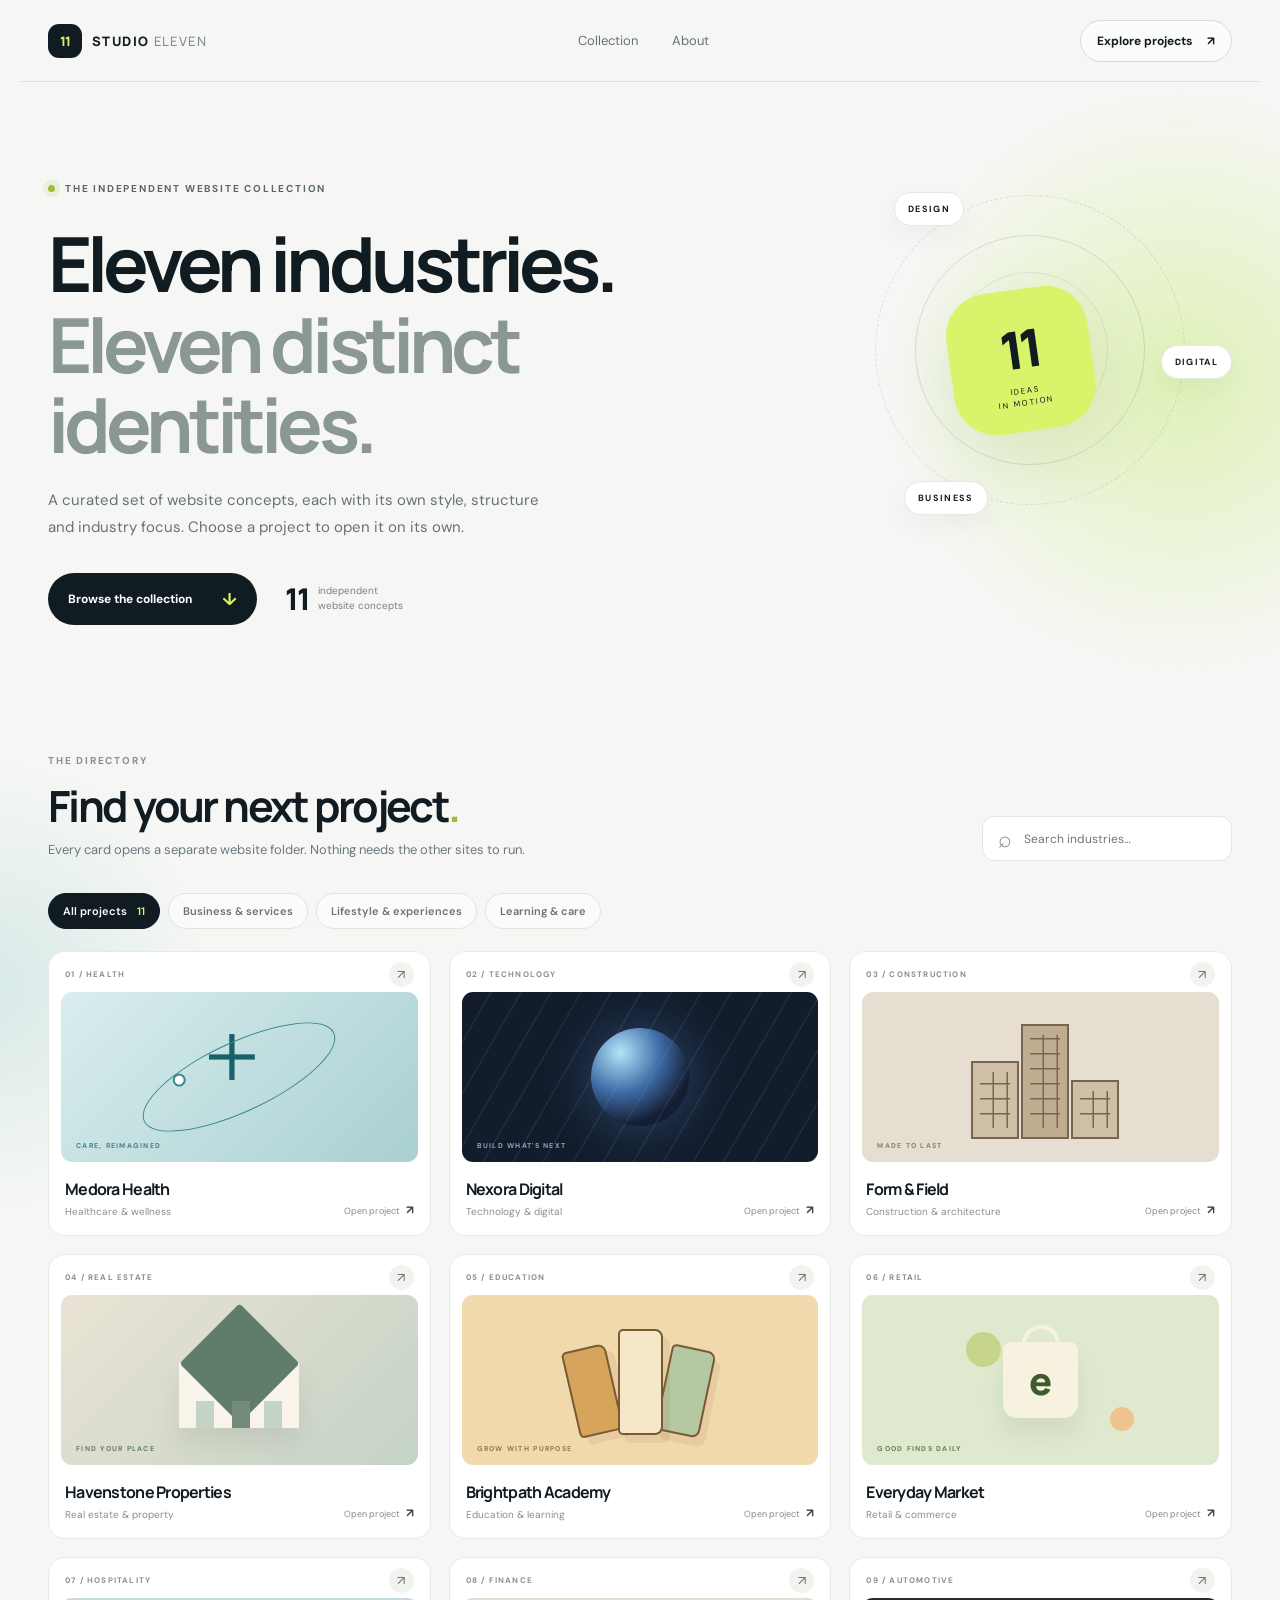
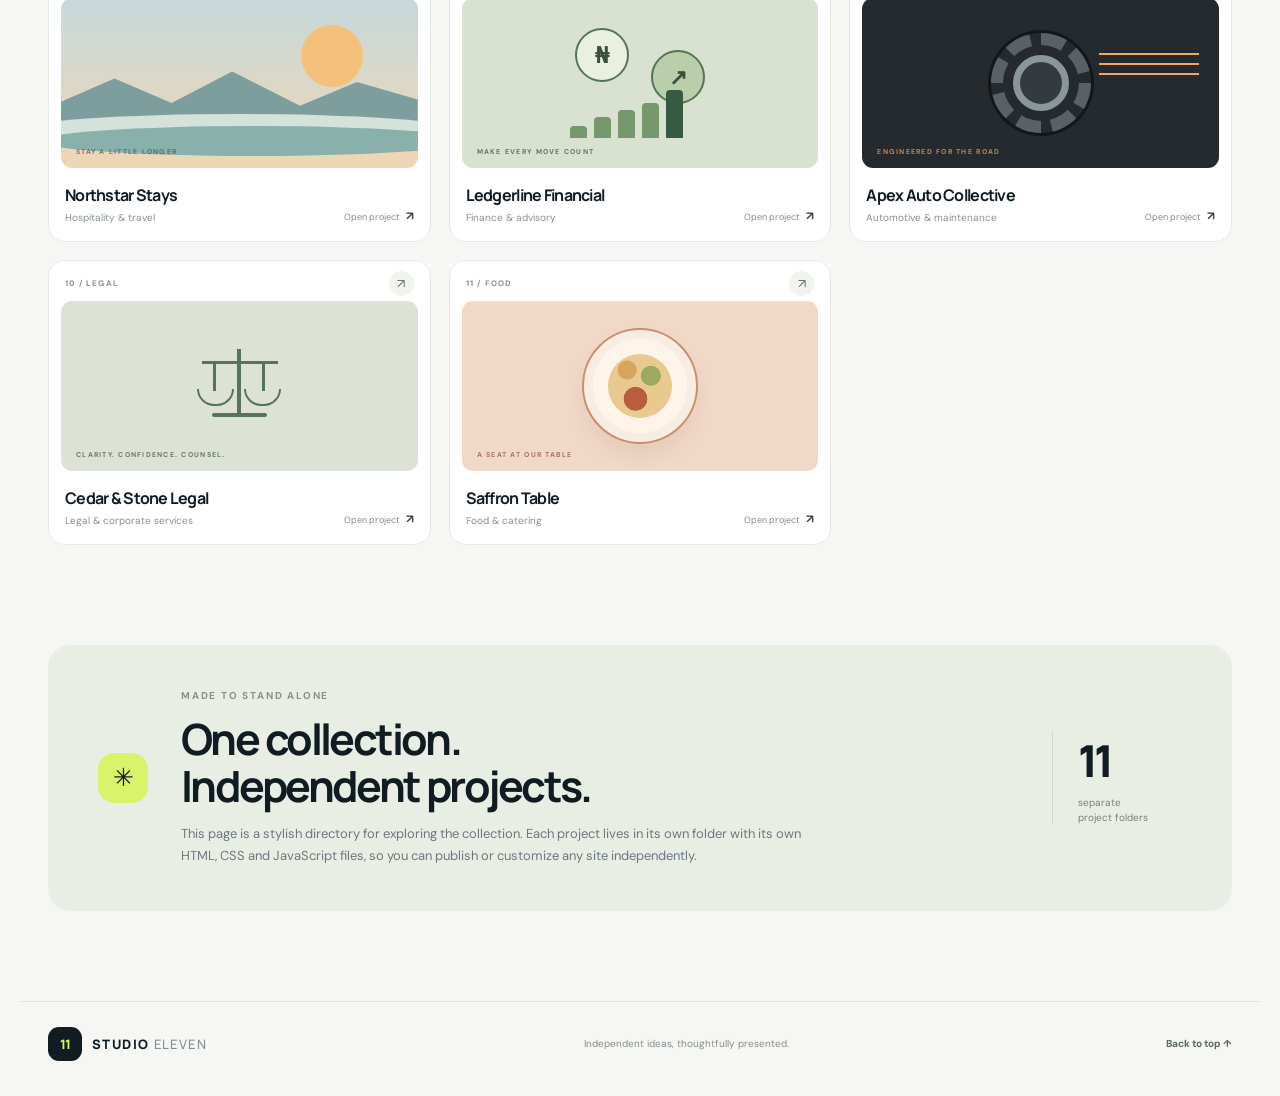
<file: index.html>
<!doctype html>
<html lang="en">
<head>
<meta charset="utf-8"><meta name="viewport" content="width=device-width, initial-scale=1">
<meta name="theme-color" content="#101820"><meta name="description" content="A curated collection of eleven independent website concepts across different industries.">
<title>Studio Eleven — Website Collection</title>
<link rel="preconnect" href="https://fonts.googleapis.com"><link rel="preconnect" href="https://fonts.gstatic.com" crossorigin>
<link href="https://fonts.googleapis.com/css2?family=DM+Sans:wght@400;500;600;700&family=Manrope:wght@400;500;600;700;800&display=swap" rel="stylesheet">
<link rel="stylesheet" href="portal.css">
</head>
<body>
<div class="ambient ambient-one"></div><div class="ambient ambient-two"></div>
<header class="topbar"><a class="brand" href="#top" aria-label="Studio Eleven home"><span class="brand-mark">11</span><span>STUDIO<span class="brand-light">ELEVEN</span></span></a><nav><a href="#collection">Collection</a><a href="#about">About</a></nav><a class="top-cta" href="#collection">Explore projects <span>↗</span></a></header>
<main id="top">
<section class="hero">
<div class="eyebrow"><span class="pulse"></span> THE INDEPENDENT WEBSITE COLLECTION</div>
<h1>Eleven industries.<br><span>Eleven distinct identities.</span></h1>
<p class="hero-copy">A curated set of website concepts, each with its own style, structure and industry focus. Choose a project to open it on its own.</p>
<div class="hero-actions"><a class="button button-primary" href="#collection">Browse the collection <span>↓</span></a><div class="project-count"><strong>11</strong><span>independent<br>website concepts</span></div></div>
<div class="hero-art" aria-hidden="true"><div class="orbit orbit-a"></div><div class="orbit orbit-b"></div><div class="orbit orbit-c"></div><div class="art-core"><span>11</span><small>IDEAS<br>IN MOTION</small></div><span class="float-tag tag-one">DESIGN</span><span class="float-tag tag-two">DIGITAL</span><span class="float-tag tag-three">BUSINESS</span></div>
</section>
<section class="collection" id="collection">
<div class="section-heading"><div><div class="eyebrow muted">THE DIRECTORY</div><h2>Find your next project<span>.</span></h2><p>Every card opens a separate website folder. Nothing needs the other sites to run.</p></div><div class="search-wrap"><span>⌕</span><input id="search" type="search" placeholder="Search industries…" aria-label="Search industries"></div></div>
<div class="filters" role="group" aria-label="Filter websites"><button class="filter active" data-filter="all">All projects <span>11</span></button><button class="filter" data-filter="business">Business & services</button><button class="filter" data-filter="lifestyle">Lifestyle & experiences</button><button class="filter" data-filter="community">Learning & care</button></div>
<div class="project-grid" id="project-grid">
<a class="project-card card-health" href="healthcare-website/index.html" data-category="community" data-name="healthcare medora health hospital care"><div class="card-top"><span class="project-number">01 / HEALTH</span><span class="card-arrow">↗</span></div><div class="visual visual-health"><div class="health-cross">+</div><div class="visual-line"></div><span class="visual-caption">CARE, REIMAGINED</span></div><div class="card-info"><div><h3>Medora Health</h3><p>Healthcare & wellness</p></div><span class="open-label">Open project <b>↗</b></span></div></a>
<a class="project-card card-tech" href="technology-website/index.html" data-category="business" data-name="technology nexora digital software it"><div class="card-top"><span class="project-number">02 / TECHNOLOGY</span><span class="card-arrow">↗</span></div><div class="visual visual-tech"><div class="tech-orb"></div><div class="tech-lines"></div><span class="visual-caption">BUILD WHAT'S NEXT</span></div><div class="card-info"><div><h3>Nexora Digital</h3><p>Technology & digital</p></div><span class="open-label">Open project <b>↗</b></span></div></a>
<a class="project-card card-build" href="construction-website/index.html" data-category="business" data-name="construction form field architecture building"><div class="card-top"><span class="project-number">03 / CONSTRUCTION</span><span class="card-arrow">↗</span></div><div class="visual visual-build"><div class="building b1"></div><div class="building b2"></div><div class="building b3"></div><span class="visual-caption">MADE TO LAST</span></div><div class="card-info"><div><h3>Form & Field</h3><p>Construction & architecture</p></div><span class="open-label">Open project <b>↗</b></span></div></a>
<a class="project-card card-property" href="real-estate-website/index.html" data-category="business" data-name="real estate havenstone properties homes"><div class="card-top"><span class="project-number">04 / REAL ESTATE</span><span class="card-arrow">↗</span></div><div class="visual visual-property"><div class="house"><i></i><b></b><em></em></div><span class="visual-caption">FIND YOUR PLACE</span></div><div class="card-info"><div><h3>Havenstone Properties</h3><p>Real estate & property</p></div><span class="open-label">Open project <b>↗</b></span></div></a>
<a class="project-card card-edu" href="education-website/index.html" data-category="community" data-name="education brightpath academy school learning"><div class="card-top"><span class="project-number">05 / EDUCATION</span><span class="card-arrow">↗</span></div><div class="visual visual-edu"><div class="book book-one"></div><div class="book book-two"></div><div class="book book-three"></div><span class="visual-caption">GROW WITH PURPOSE</span></div><div class="card-info"><div><h3>Brightpath Academy</h3><p>Education & learning</p></div><span class="open-label">Open project <b>↗</b></span></div></a>
<a class="project-card card-market" href="commerce-website/index.html" data-category="lifestyle" data-name="retail everyday market commerce shopping"><div class="card-top"><span class="project-number">06 / RETAIL</span><span class="card-arrow">↗</span></div><div class="visual visual-market"><div class="bag"><span>e</span></div><div class="market-dot dot-one"></div><div class="market-dot dot-two"></div><span class="visual-caption">GOOD FINDS DAILY</span></div><div class="card-info"><div><h3>Everyday Market</h3><p>Retail & commerce</p></div><span class="open-label">Open project <b>↗</b></span></div></a>
<a class="project-card card-stay" href="hospitality-website/index.html" data-category="lifestyle" data-name="hospitality northstar stays hotel travel"><div class="card-top"><span class="project-number">07 / HOSPITALITY</span><span class="card-arrow">↗</span></div><div class="visual visual-stay"><div class="sun"></div><div class="horizon"></div><div class="wave wave-one"></div><div class="wave wave-two"></div><span class="visual-caption">STAY A LITTLE LONGER</span></div><div class="card-info"><div><h3>Northstar Stays</h3><p>Hospitality & travel</p></div><span class="open-label">Open project <b>↗</b></span></div></a>
<a class="project-card card-finance" href="finance-website/index.html" data-category="business" data-name="finance ledgerline financial advisory"><div class="card-top"><span class="project-number">08 / FINANCE</span><span class="card-arrow">↗</span></div><div class="visual visual-finance"><div class="coin coin-a">₦</div><div class="coin coin-b">↗</div><div class="chart-bars"><i></i><i></i><i></i><i></i><i></i></div><span class="visual-caption">MAKE EVERY MOVE COUNT</span></div><div class="card-info"><div><h3>Ledgerline Financial</h3><p>Finance & advisory</p></div><span class="open-label">Open project <b>↗</b></span></div></a>
<a class="project-card card-auto" href="automotive-website/index.html" data-category="business" data-name="automotive apex auto car garage repair"><div class="card-top"><span class="project-number">09 / AUTOMOTIVE</span><span class="card-arrow">↗</span></div><div class="visual visual-auto"><div class="tire"><div></div></div><div class="speed-line"></div><span class="visual-caption">ENGINEERED FOR THE ROAD</span></div><div class="card-info"><div><h3>Apex Auto Collective</h3><p>Automotive & maintenance</p></div><span class="open-label">Open project <b>↗</b></span></div></a>
<a class="project-card card-legal" href="legal-website/index.html" data-category="business" data-name="legal cedar stone law firm"><div class="card-top"><span class="project-number">10 / LEGAL</span><span class="card-arrow">↗</span></div><div class="visual visual-legal"><div class="scales"><i></i><b></b><em></em><span></span></div><span class="visual-caption">CLARITY. CONFIDENCE. COUNSEL.</span></div><div class="card-info"><div><h3>Cedar & Stone Legal</h3><p>Legal & corporate services</p></div><span class="open-label">Open project <b>↗</b></span></div></a>
<a class="project-card card-food" href="food-website/index.html" data-category="lifestyle" data-name="food saffron table restaurant catering"><div class="card-top"><span class="project-number">11 / FOOD</span><span class="card-arrow">↗</span></div><div class="visual visual-food"><div class="plate"><div class="plate-food"></div></div><span class="visual-caption">A SEAT AT OUR TABLE</span></div><div class="card-info"><div><h3>Saffron Table</h3><p>Food & catering</p></div><span class="open-label">Open project <b>↗</b></span></div></a>
</div><div id="empty-state" class="empty-state" hidden>No projects match that search. Try another industry.</div>
</section>
<section class="about" id="about"><div class="about-icon">✳</div><div><div class="eyebrow muted">MADE TO STAND ALONE</div><h2>One collection.<br>Independent projects.</h2><p>This page is a stylish directory for exploring the collection. Each project lives in its own folder with its own HTML, CSS and JavaScript files, so you can publish or customize any site independently.</p></div><div class="about-stat"><strong>11</strong><span>separate<br>project folders</span></div></section>
</main>
<footer><a class="brand" href="#top"><span class="brand-mark">11</span><span>STUDIO<span class="brand-light">ELEVEN</span></span></a><span>Independent ideas, thoughtfully presented.</span><a href="#top">Back to top ↑</a></footer>
<script src="portal.js"></script>
</body></html>
</file>
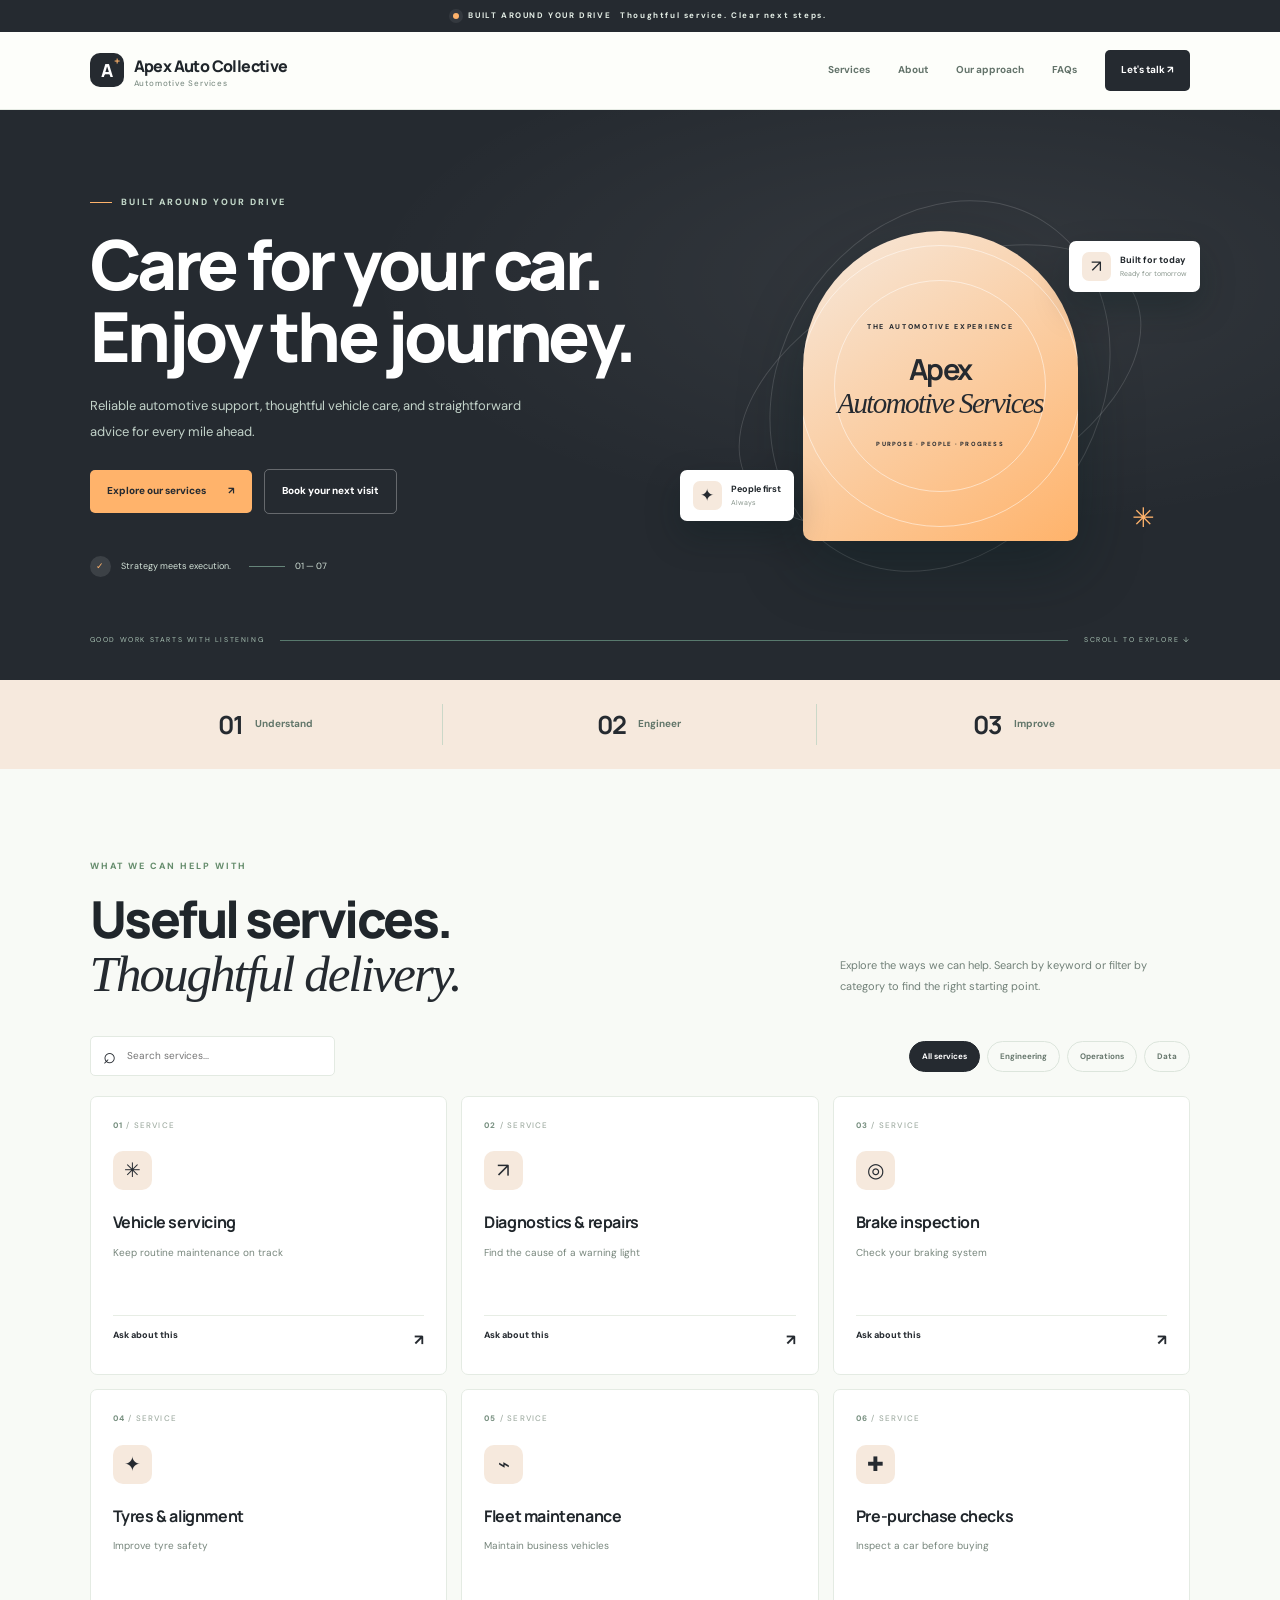
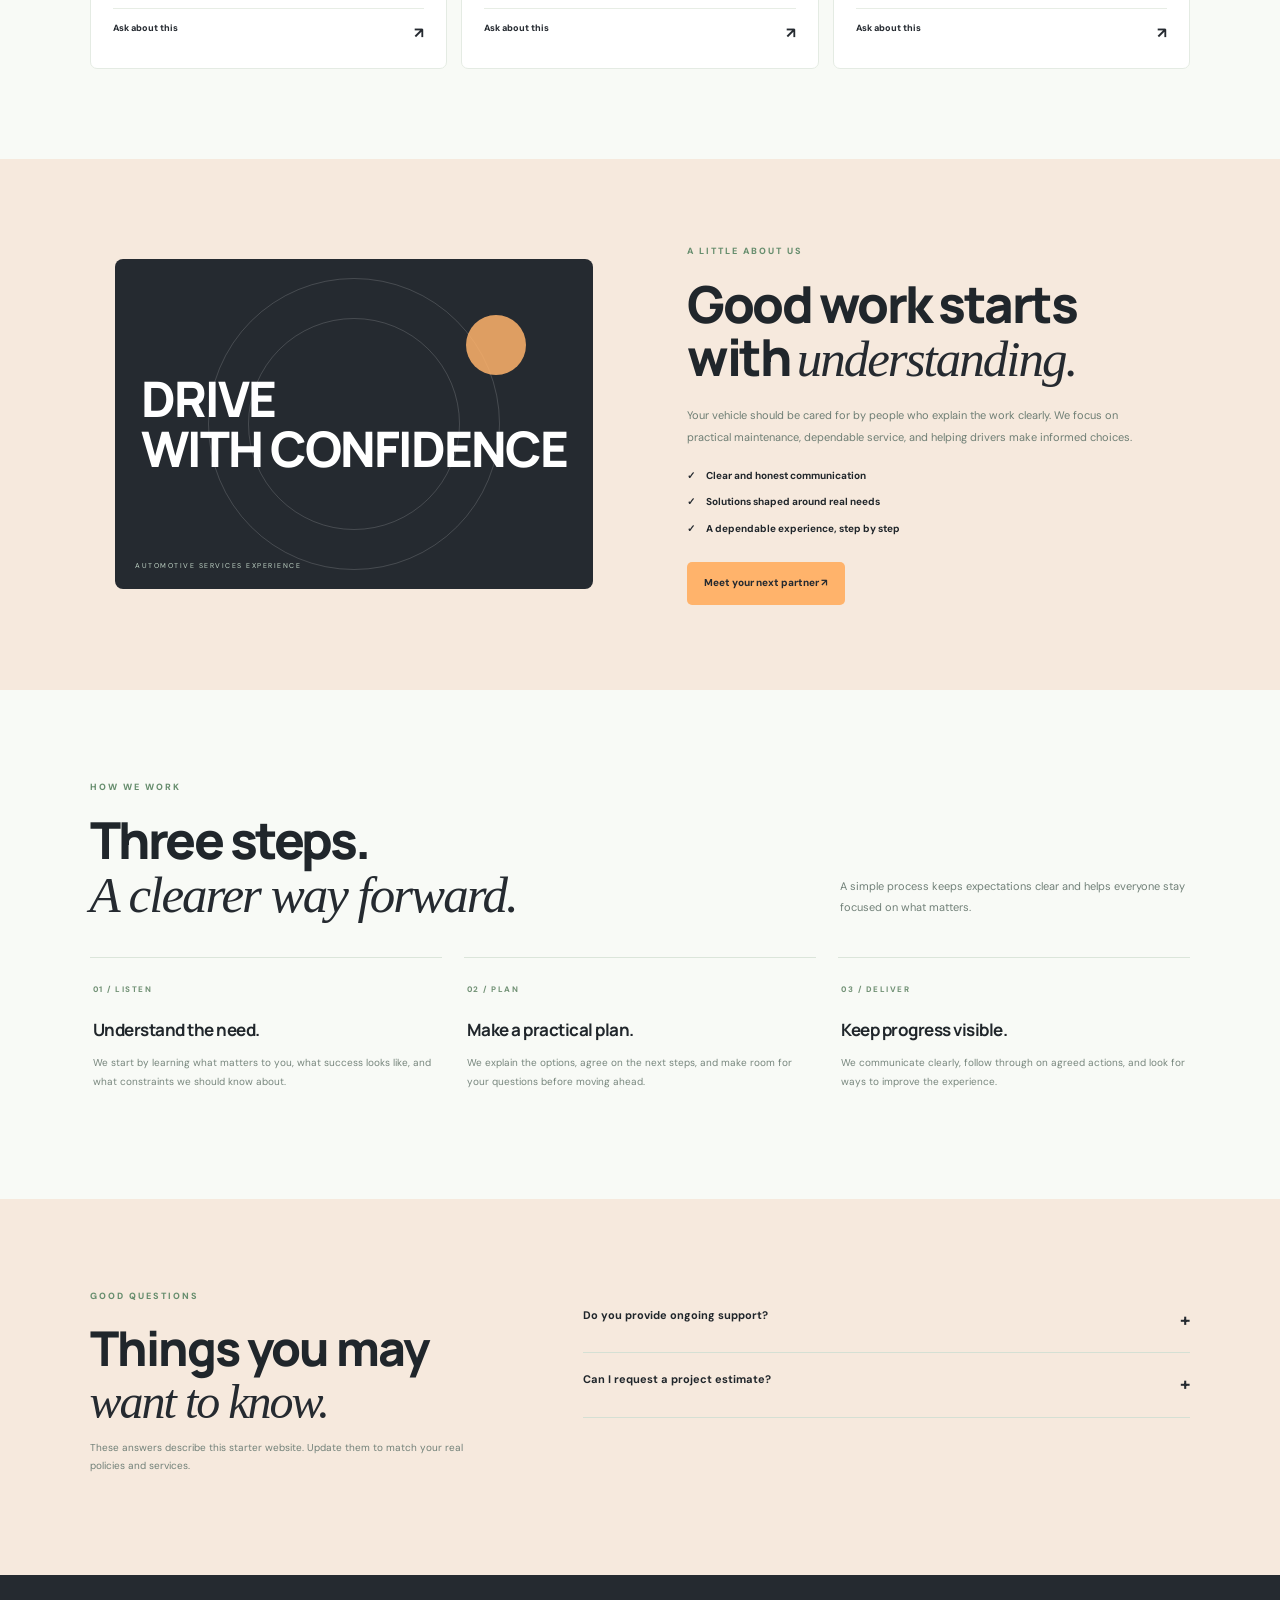
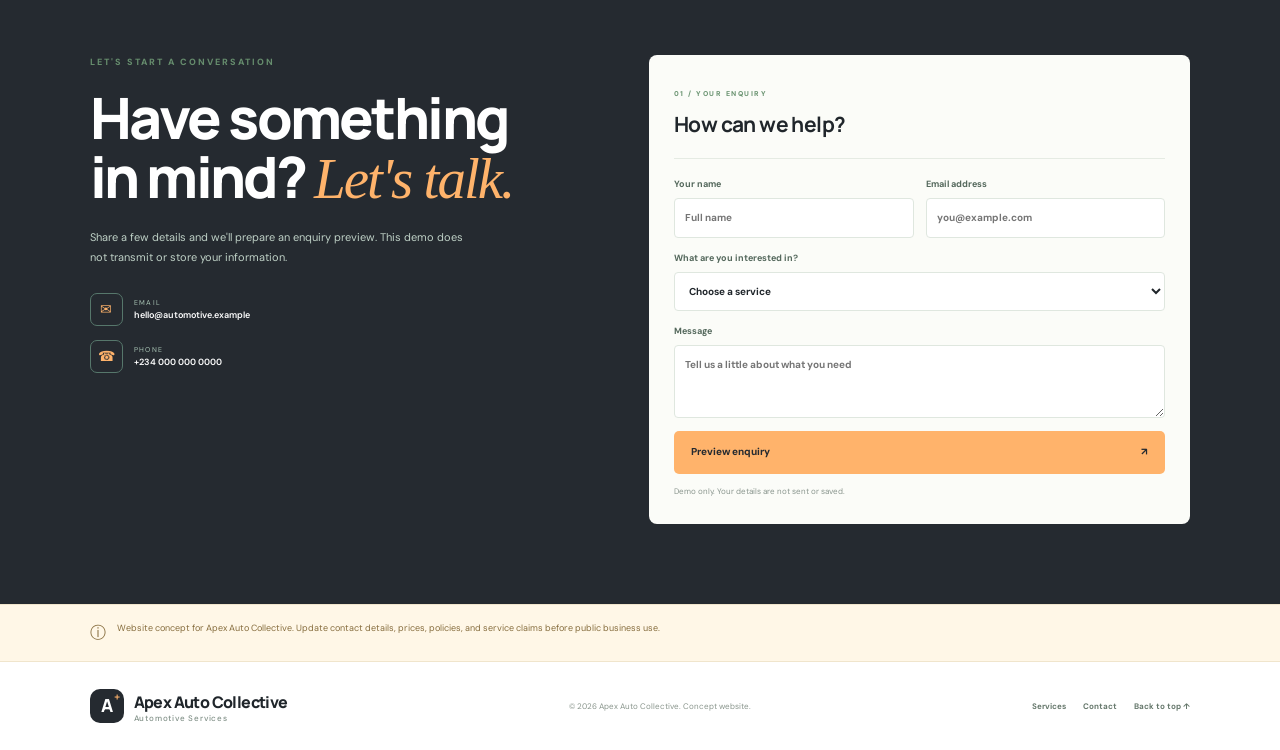
<file: automotive-website/index.html>
<!doctype html>
<html lang="en"><head><meta charset="utf-8"><meta name="viewport" content="width=device-width,initial-scale=1">
<meta name="description" content="Reliable automotive support, thoughtful vehicle care, and straightforward advice for every mile ahead."><meta name="theme-color" content="#102b49">
<title>Apex Auto Collective | Automotive Services</title><link rel="stylesheet" href="styles.css"><script defer src="script.js"></script></head>
<body>
<div class="topline"><span class="live-dot"></span>BUILT AROUND YOUR DRIVE<span class="topline-right">Thoughtful service. Clear next steps.</span></div>
<header class="header"><a class="brand" href="#home"><span class="brand-mark">A<b>+</b></span><span>Apex Auto Collective<small>Automotive Services</small></span></a>
<button class="menu-toggle" aria-expanded="false" aria-label="Toggle menu">☰</button><nav class="nav"><a href="#services">Services</a><a href="#about">About</a><a href="#approach">Our approach</a><a href="#faq">FAQs</a><a class="nav-cta" href="#contact">Let's talk ↗</a></nav></header>
<main><section class="hero" id="home"><div class="hero-copy reveal"><p class="eyebrow"><span></span>BUILT AROUND YOUR DRIVE</p><h1>Care for your car. Enjoy the journey.</h1><p class="hero-intro">Reliable automotive support, thoughtful vehicle care, and straightforward advice for every mile ahead.</p><div class="hero-actions"><a class="button primary" href="#services">Explore our services <span>↗</span></a><a class="button ghost" href="#about">Book your next visit</a></div><div class="hero-foot"><span class="hero-check">✓</span><span>Strategy meets execution.</span><span class="hero-foot-line"></span><span>01 — 07</span></div></div>
<div class="hero-art reveal" aria-label="Abstract brand illustration"><div class="art-ring ring-one"></div><div class="art-ring ring-two"></div><div class="art-disc"><span class="disc-small">THE AUTOMOTIVE EXPERIENCE</span><strong>Apex<br><em>Automotive Services</em></strong><span class="disc-bottom">PURPOSE · PEOPLE · PROGRESS</span></div><div class="art-chip chip-one"><span>✦</span><div><b>People first</b><small>Always</small></div></div><div class="art-chip chip-two"><span>↗</span><div><b>Built for today</b><small>Ready for tomorrow</small></div></div><div class="art-star">✳</div></div>
<div class="hero-bottom"><span>GOOD WORK STARTS WITH LISTENING</span><i></i><span>SCROLL TO EXPLORE ↓</span></div></section>
<section class="stats-strip"><div class="stat"><strong>01</strong><span>Understand</span></div><div class="stat"><strong>02</strong><span>Engineer</span></div><div class="stat"><strong>03</strong><span>Improve</span></div></section>
<section class="section" id="services"><div class="section-head"><div><p class="eyebrow">WHAT WE CAN HELP WITH</p><h2>Useful services.<br><em>Thoughtful delivery.</em></h2></div><p class="section-description">Explore the ways we can help. Search by keyword or filter by category to find the right starting point.</p></div>
<div class="service-tools"><label class="search"><span>⌕</span><input id="service-search" type="search" placeholder="Search services..." aria-label="Search services"></label><div class="filters"><button class="filter active" data-filter="all">All services</button><button class="filter" data-filter="engineering">Engineering</button><button class="filter" data-filter="operations">Operations</button><button class="filter" data-filter="data">Data</button></div></div>
<div class="service-grid" id="service-grid"><article class="service-card" data-category="engineering" data-search="vehicle servicing keep routine maintenance on track">
          <div class="card-number">01<span> / SERVICE</span></div><div class="card-icon">✳</div>
          <h3>Vehicle servicing</h3><p>Keep routine maintenance on track</p><button class="card-link enquire-service" data-service="Vehicle servicing">Ask about this <span>↗</span></button></article>
<article class="service-card" data-category="product" data-search="diagnostics &amp; repairs find the cause of a warning light">
          <div class="card-number">02<span> / SERVICE</span></div><div class="card-icon">↗</div>
          <h3>Diagnostics &amp; repairs</h3><p>Find the cause of a warning light</p><button class="card-link enquire-service" data-service="Diagnostics &amp; repairs">Ask about this <span>↗</span></button></article>
<article class="service-card" data-category="operations" data-search="brake inspection check your braking system">
          <div class="card-number">03<span> / SERVICE</span></div><div class="card-icon">◎</div>
          <h3>Brake inspection</h3><p>Check your braking system</p><button class="card-link enquire-service" data-service="Brake inspection">Ask about this <span>↗</span></button></article>
<article class="service-card" data-category="security" data-search="tyres &amp; alignment improve tyre safety">
          <div class="card-number">04<span> / SERVICE</span></div><div class="card-icon">✦</div>
          <h3>Tyres &amp; alignment</h3><p>Improve tyre safety</p><button class="card-link enquire-service" data-service="Tyres &amp; alignment">Ask about this <span>↗</span></button></article>
<article class="service-card" data-category="data" data-search="fleet maintenance maintain business vehicles">
          <div class="card-number">05<span> / SERVICE</span></div><div class="card-icon">⌁</div>
          <h3>Fleet maintenance</h3><p>Maintain business vehicles</p><button class="card-link enquire-service" data-service="Fleet maintenance">Ask about this <span>↗</span></button></article>
<article class="service-card" data-category="support" data-search="pre-purchase checks inspect a car before buying">
          <div class="card-number">06<span> / SERVICE</span></div><div class="card-icon">✚</div>
          <h3>Pre-purchase checks</h3><p>Inspect a car before buying</p><button class="card-link enquire-service" data-service="Pre-purchase checks">Ask about this <span>↗</span></button></article></div><p class="no-results" id="no-results" hidden>No matching services. Try a different search.</p></section>
<section class="about-section" id="about"><div class="about-art"><div class="about-big-word">DRIVE<br>WITH CONFIDENCE</div><div class="about-art-caption">AUTOMOTIVE SERVICES EXPERIENCE</div><span class="about-orb"></span></div><div class="about-copy"><p class="eyebrow">A LITTLE ABOUT US</p><h2>Good work starts<br>with <em>understanding.</em></h2><p>Your vehicle should be cared for by people who explain the work clearly. We focus on practical maintenance, dependable service, and helping drivers make informed choices.</p><ul><li><span>✓</span> Clear and honest communication</li><li><span>✓</span> Solutions shaped around real needs</li><li><span>✓</span> A dependable experience, step by step</li></ul><a class="button primary" href="#contact">Meet your next partner ↗</a></div></section>
<section class="approach section" id="approach"><div class="section-head"><div><p class="eyebrow">HOW WE WORK</p><h2>Three steps.<br><em>A clearer way forward.</em></h2></div><p class="section-description">A simple process keeps expectations clear and helps everyone stay focused on what matters.</p></div><div class="steps"><article><span>01 / LISTEN</span><h3>Understand the need.</h3><p>We start by learning what matters to you, what success looks like, and what constraints we should know about.</p></article><article><span>02 / PLAN</span><h3>Make a practical plan.</h3><p>We explain the options, agree on the next steps, and make room for your questions before moving ahead.</p></article><article><span>03 / DELIVER</span><h3>Keep progress visible.</h3><p>We communicate clearly, follow through on agreed actions, and look for ways to improve the experience.</p></article></div></section>
<section class="faq-section section" id="faq"><div class="faq-title"><p class="eyebrow">GOOD QUESTIONS</p><h2>Things you may<br><em>want to know.</em></h2><p>These answers describe this starter website. Update them to match your real policies and services.</p></div><div class="faq-list"><details><summary>Do you provide ongoing support?<span>+</span></summary><p>This sample site describes a possible service model. Add your actual support terms and service-level commitments.</p></details><details><summary>Can I request a project estimate?<span>+</span></summary><p>The contact form demonstrates the interface only. Connect an email service or backend to receive submissions.</p></details></div></section>
<section class="contact-section" id="contact"><div class="contact-copy"><p class="eyebrow">LET'S START A CONVERSATION</p><h2>Have something<br>in mind? <em>Let's talk.</em></h2><p>Share a few details and we'll prepare an enquiry preview. This demo does not transmit or store your information.</p><div class="contact-detail"><span>✉</span><div><small>EMAIL</small><b>hello@automotive.example</b></div></div><div class="contact-detail"><span>☎</span><div><small>PHONE</small><b>+234 000 000 0000</b></div></div></div>
<form class="contact-form" id="contact-form"><div class="form-title"><span>01 / YOUR ENQUIRY</span><h3>How can we help?</h3></div><div class="form-row"><label>Your name<input name="name" required placeholder="Full name" autocomplete="name"></label><label>Email address<input type="email" name="email" required placeholder="you@example.com" autocomplete="email"></label></div><label>What are you interested in?<select name="interest" id="interest" required><option value="">Choose a service</option><option>Vehicle servicing</option><option>Diagnostics &amp; repairs</option><option>Brake inspection</option><option>Tyres &amp; alignment</option><option>Fleet maintenance</option><option>Pre-purchase checks</option><option>Service planning</option><option>Personalised advice</option><option>Ongoing support</option><option>Specialist guidance</option><option>Practical reviews</option><option>Follow-up support</option><option>Something else</option></select></label><label>Message<textarea name="message" rows="3" placeholder="Tell us a little about what you need"></textarea></label><button class="button primary submit-button" type="submit">Preview enquiry <span>↗</span></button><p class="form-note">Demo only. Your details are not sent or saved.</p><div class="form-result" id="form-result" role="status" hidden></div></form></section>
<section class="notice"><span>ⓘ</span><p>Website concept for Apex Auto Collective. Update contact details, prices, policies, and service claims before public business use.</p></section></main>
<footer class="footer"><a class="brand" href="#home"><span class="brand-mark">A<b>+</b></span><span>Apex Auto Collective<small>Automotive Services</small></span></a><p>© <span id="year"></span> Apex Auto Collective. Concept website.</p><div><a href="#services">Services</a><a href="#contact">Contact</a><a href="#home">Back to top ↑</a></div></footer>
<div class="toast" id="toast" role="status" hidden></div>
</body></html>
</file>
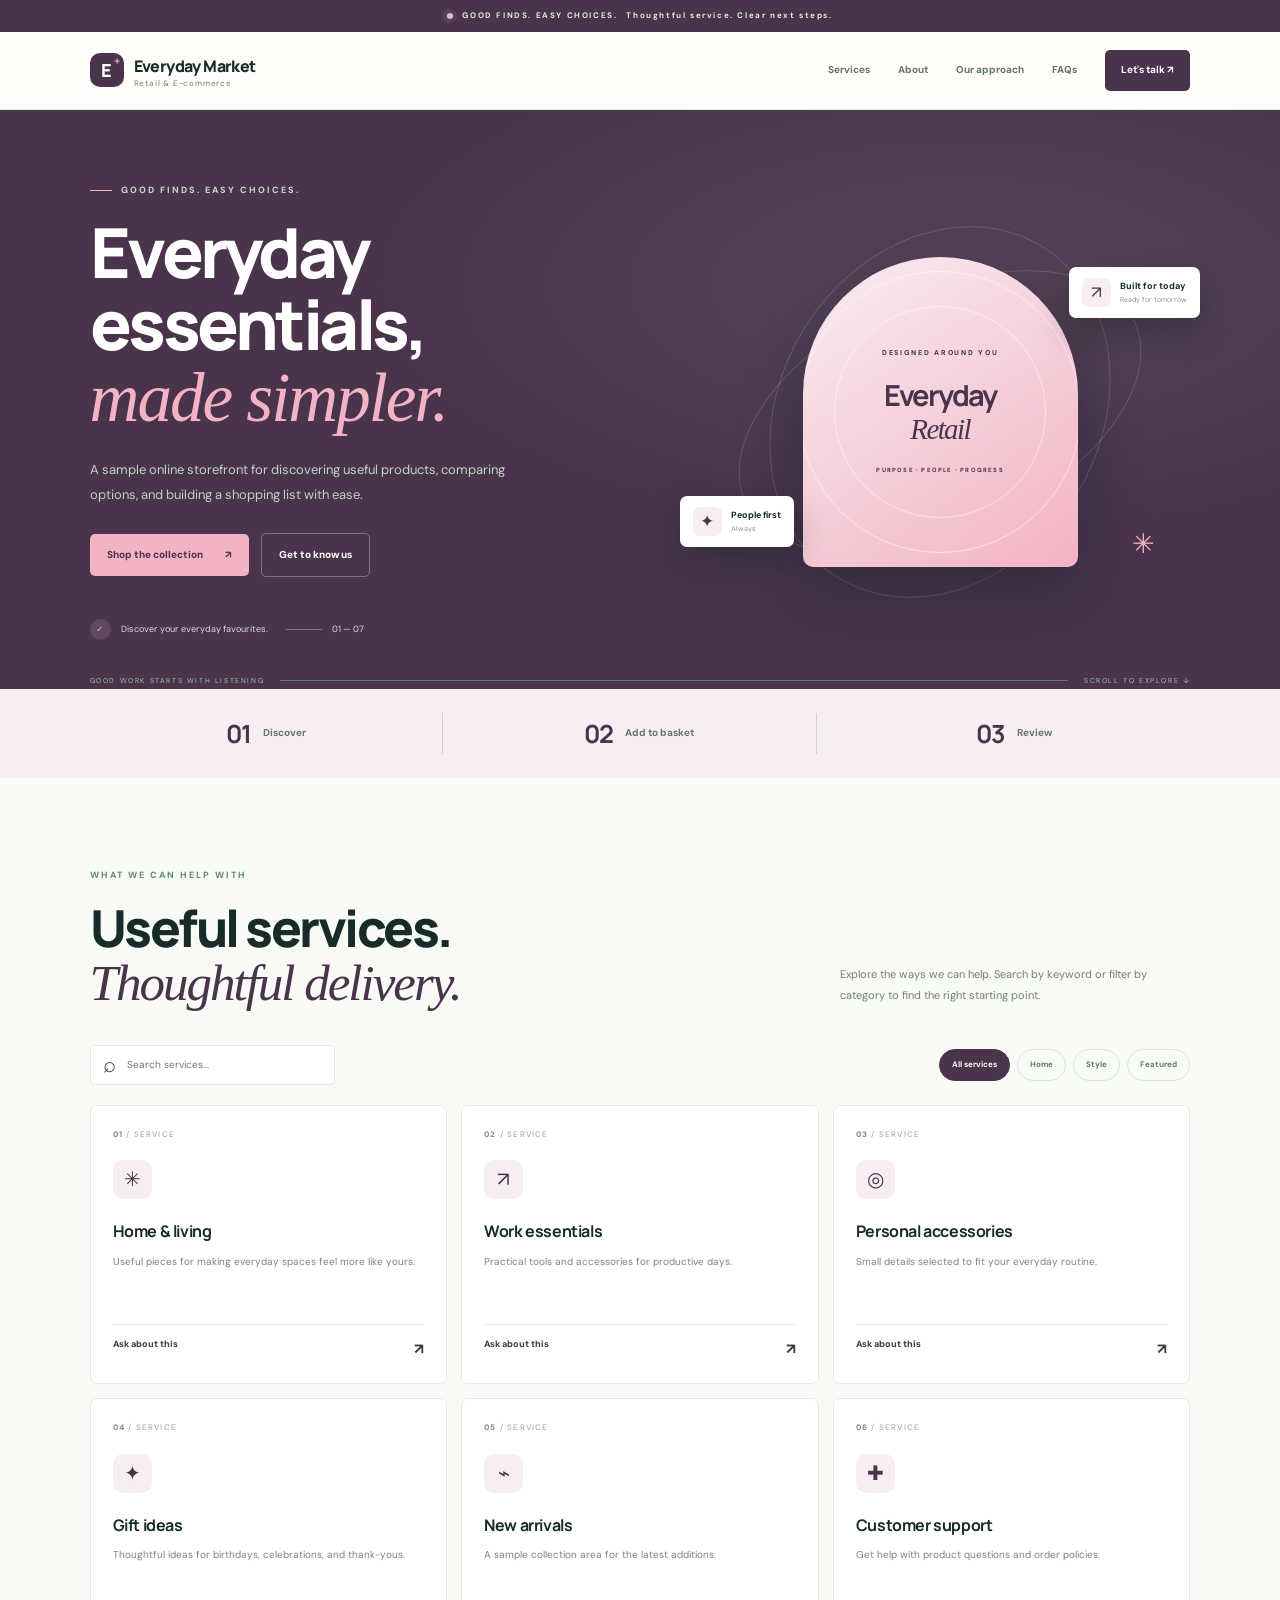
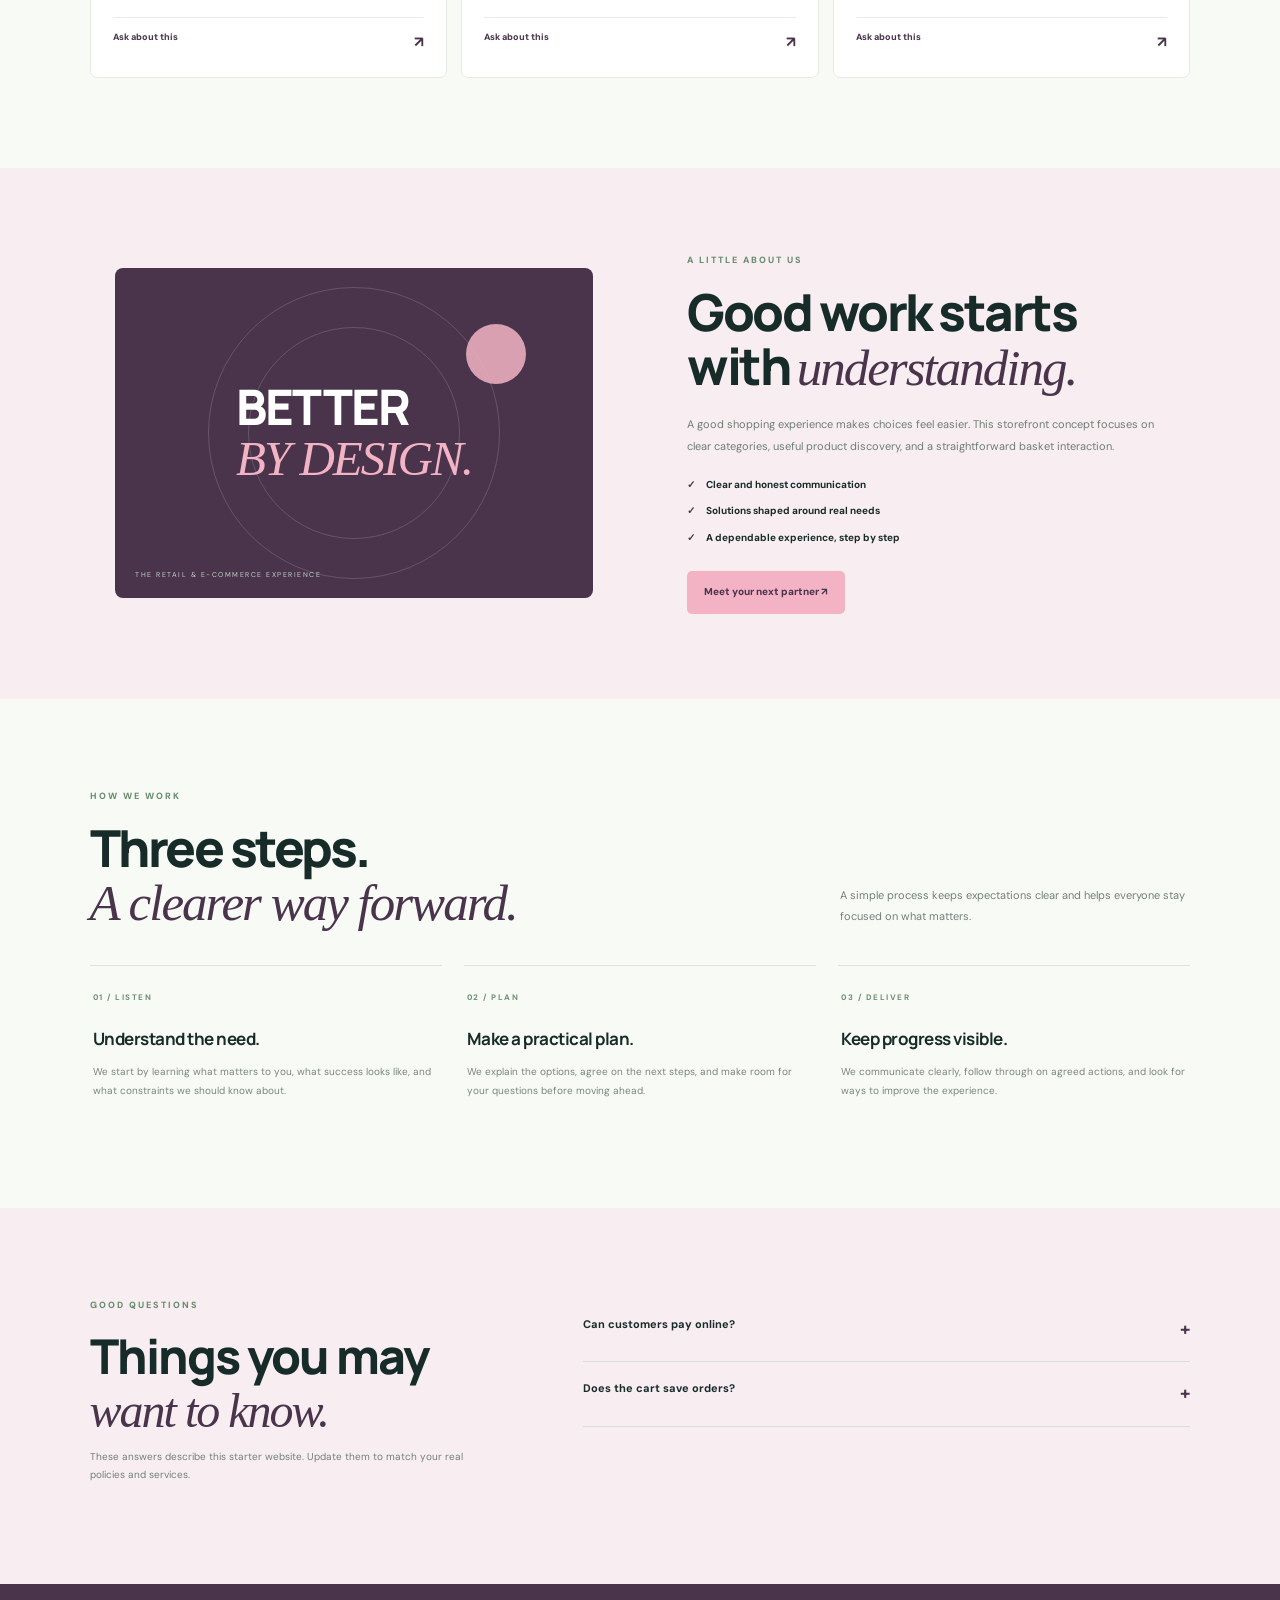
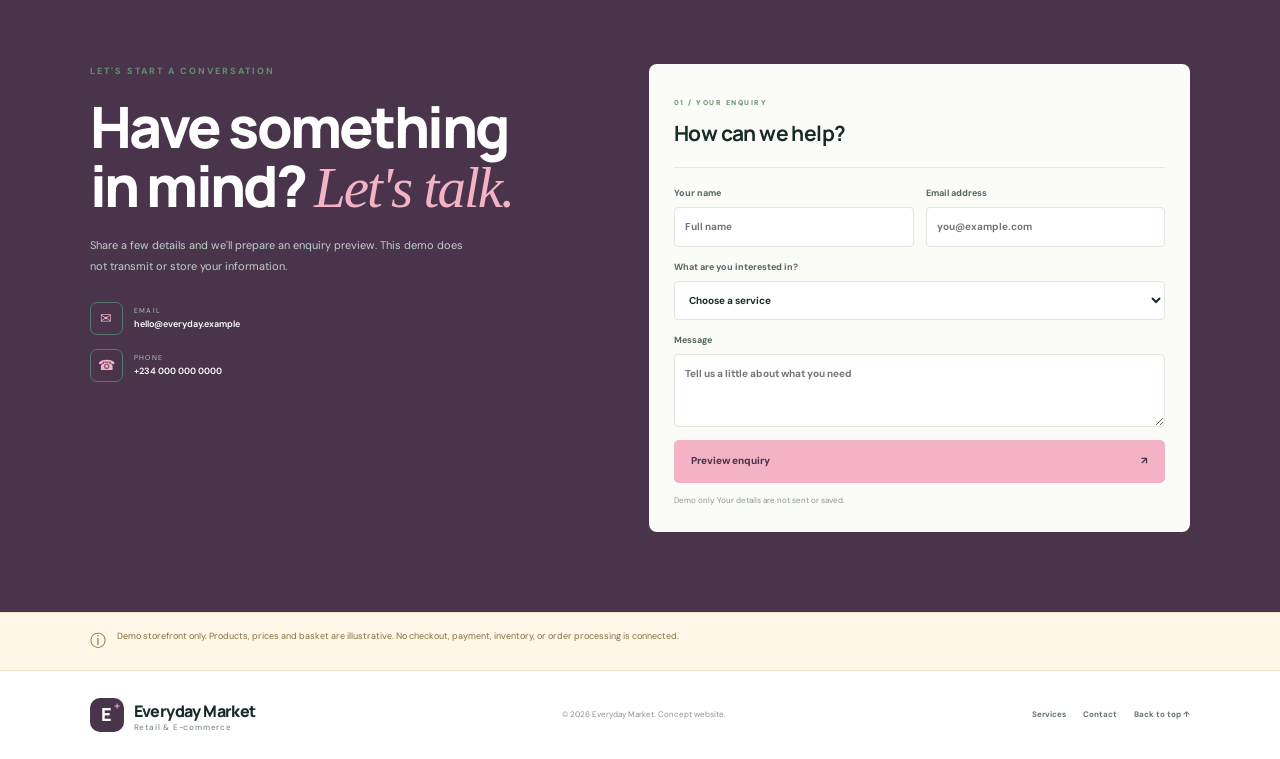
<file: commerce-website/index.html>
<!doctype html>
<html lang="en"><head><meta charset="utf-8"><meta name="viewport" content="width=device-width,initial-scale=1">
<meta name="description" content="A sample online storefront for discovering useful products, comparing options, and building a shopping list with ease."><meta name="theme-color" content="#49344c">
<title>Everyday Market | Retail &amp; E-commerce</title><link rel="stylesheet" href="styles.css"><script defer src="script.js"></script></head>
<body>
<div class="topline"><span class="live-dot"></span>GOOD FINDS. EASY CHOICES.<span class="topline-right">Thoughtful service. Clear next steps.</span></div>
<header class="header"><a class="brand" href="#home"><span class="brand-mark">E<b>+</b></span><span>Everyday Market<small>Retail &amp; E-commerce</small></span></a>
<button class="menu-toggle" aria-expanded="false" aria-label="Toggle menu">☰</button><nav class="nav"><a href="#services">Services</a><a href="#about">About</a><a href="#approach">Our approach</a><a href="#faq">FAQs</a><a class="nav-cta" href="#contact">Let's talk ↗</a></nav></header>
<main><section class="hero" id="home"><div class="hero-copy reveal"><p class="eyebrow"><span></span>GOOD FINDS. EASY CHOICES.</p><h1>Everyday essentials,<br><em>made simpler.</em></h1><p class="hero-intro">A sample online storefront for discovering useful products, comparing options, and building a shopping list with ease.</p><div class="hero-actions"><a class="button primary" href="#services">Shop the collection <span>↗</span></a><a class="button ghost" href="#about">Get to know us</a></div><div class="hero-foot"><span class="hero-check">✓</span><span>Discover your everyday favourites.</span><span class="hero-foot-line"></span><span>01 — 07</span></div></div>
<div class="hero-art reveal" aria-label="Abstract brand illustration"><div class="art-ring ring-one"></div><div class="art-ring ring-two"></div><div class="art-disc"><span class="disc-small">DESIGNED AROUND YOU</span><strong>Everyday<br><em>Retail</em></strong><span class="disc-bottom">PURPOSE · PEOPLE · PROGRESS</span></div><div class="art-chip chip-one"><span>✦</span><div><b>People first</b><small>Always</small></div></div><div class="art-chip chip-two"><span>↗</span><div><b>Built for today</b><small>Ready for tomorrow</small></div></div><div class="art-star">✳</div></div>
<div class="hero-bottom"><span>GOOD WORK STARTS WITH LISTENING</span><i></i><span>SCROLL TO EXPLORE ↓</span></div></section>
<section class="stats-strip"><div class="stat"><strong>01</strong><span>Discover</span></div><div class="stat"><strong>02</strong><span>Add to basket</span></div><div class="stat"><strong>03</strong><span>Review</span></div></section>
<section class="section" id="services"><div class="section-head"><div><p class="eyebrow">WHAT WE CAN HELP WITH</p><h2>Useful services.<br><em>Thoughtful delivery.</em></h2></div><p class="section-description">Explore the ways we can help. Search by keyword or filter by category to find the right starting point.</p></div>
<div class="service-tools"><label class="search"><span>⌕</span><input id="service-search" type="search" placeholder="Search services..." aria-label="Search services"></label><div class="filters"><button class="filter active" data-filter="all">All services</button><button class="filter" data-filter="home">Home</button><button class="filter" data-filter="style">Style</button><button class="filter" data-filter="featured">Featured</button></div></div>
<div class="service-grid" id="service-grid"><article class="service-card" data-category="home" data-search="home &amp; living useful pieces for making everyday spaces feel more like yours. home">
          <div class="card-number">01<span> / SERVICE</span></div><div class="card-icon">✳</div>
          <h3>Home &amp; living</h3><p>Useful pieces for making everyday spaces feel more like yours.</p><button class="card-link enquire-service" data-service="Home &amp; living">Ask about this <span>↗</span></button></article>
<article class="service-card" data-category="work" data-search="work essentials practical tools and accessories for productive days. work">
          <div class="card-number">02<span> / SERVICE</span></div><div class="card-icon">↗</div>
          <h3>Work essentials</h3><p>Practical tools and accessories for productive days.</p><button class="card-link enquire-service" data-service="Work essentials">Ask about this <span>↗</span></button></article>
<article class="service-card" data-category="style" data-search="personal accessories small details selected to fit your everyday routine. style">
          <div class="card-number">03<span> / SERVICE</span></div><div class="card-icon">◎</div>
          <h3>Personal accessories</h3><p>Small details selected to fit your everyday routine.</p><button class="card-link enquire-service" data-service="Personal accessories">Ask about this <span>↗</span></button></article>
<article class="service-card" data-category="gifts" data-search="gift ideas thoughtful ideas for birthdays, celebrations, and thank-yous. gifts">
          <div class="card-number">04<span> / SERVICE</span></div><div class="card-icon">✦</div>
          <h3>Gift ideas</h3><p>Thoughtful ideas for birthdays, celebrations, and thank-yous.</p><button class="card-link enquire-service" data-service="Gift ideas">Ask about this <span>↗</span></button></article>
<article class="service-card" data-category="featured" data-search="new arrivals a sample collection area for the latest additions. featured">
          <div class="card-number">05<span> / SERVICE</span></div><div class="card-icon">⌁</div>
          <h3>New arrivals</h3><p>A sample collection area for the latest additions.</p><button class="card-link enquire-service" data-service="New arrivals">Ask about this <span>↗</span></button></article>
<article class="service-card" data-category="support" data-search="customer support get help with product questions and order policies. support">
          <div class="card-number">06<span> / SERVICE</span></div><div class="card-icon">✚</div>
          <h3>Customer support</h3><p>Get help with product questions and order policies.</p><button class="card-link enquire-service" data-service="Customer support">Ask about this <span>↗</span></button></article></div><p class="no-results" id="no-results" hidden>No matching services. Try a different search.</p></section>
<section class="about-section" id="about"><div class="about-art"><div class="about-big-word">BETTER<br><em>BY DESIGN.</em></div><div class="about-art-caption">THE RETAIL &amp; E-COMMERCE EXPERIENCE</div><span class="about-orb"></span></div><div class="about-copy"><p class="eyebrow">A LITTLE ABOUT US</p><h2>Good work starts<br>with <em>understanding.</em></h2><p>A good shopping experience makes choices feel easier. This storefront concept focuses on clear categories, useful product discovery, and a straightforward basket interaction.</p><ul><li><span>✓</span> Clear and honest communication</li><li><span>✓</span> Solutions shaped around real needs</li><li><span>✓</span> A dependable experience, step by step</li></ul><a class="button primary" href="#contact">Meet your next partner ↗</a></div></section>
<section class="approach section" id="approach"><div class="section-head"><div><p class="eyebrow">HOW WE WORK</p><h2>Three steps.<br><em>A clearer way forward.</em></h2></div><p class="section-description">A simple process keeps expectations clear and helps everyone stay focused on what matters.</p></div><div class="steps"><article><span>01 / LISTEN</span><h3>Understand the need.</h3><p>We start by learning what matters to you, what success looks like, and what constraints we should know about.</p></article><article><span>02 / PLAN</span><h3>Make a practical plan.</h3><p>We explain the options, agree on the next steps, and make room for your questions before moving ahead.</p></article><article><span>03 / DELIVER</span><h3>Keep progress visible.</h3><p>We communicate clearly, follow through on agreed actions, and look for ways to improve the experience.</p></article></div></section>
<section class="faq-section section" id="faq"><div class="faq-title"><p class="eyebrow">GOOD QUESTIONS</p><h2>Things you may<br><em>want to know.</em></h2><p>These answers describe this starter website. Update them to match your real policies and services.</p></div><div class="faq-list"><details><summary>Can customers pay online?<span>+</span></summary><p>No. This static website has no payment processing. Use a reputable commerce platform or secure payment provider for real orders.</p></details><details><summary>Does the cart save orders?<span>+</span></summary><p>The sample cart works in the current browser session only and does not submit orders.</p></details></div></section>
<section class="contact-section" id="contact"><div class="contact-copy"><p class="eyebrow">LET'S START A CONVERSATION</p><h2>Have something<br>in mind? <em>Let's talk.</em></h2><p>Share a few details and we'll prepare an enquiry preview. This demo does not transmit or store your information.</p><div class="contact-detail"><span>✉</span><div><small>EMAIL</small><b>hello@everyday.example</b></div></div><div class="contact-detail"><span>☎</span><div><small>PHONE</small><b>+234 000 000 0000</b></div></div></div>
<form class="contact-form" id="contact-form"><div class="form-title"><span>01 / YOUR ENQUIRY</span><h3>How can we help?</h3></div><div class="form-row"><label>Your name<input name="name" required placeholder="Full name" autocomplete="name"></label><label>Email address<input type="email" name="email" required placeholder="you@example.com" autocomplete="email"></label></div><label>What are you interested in?<select name="interest" id="interest" required><option value="">Choose a service</option><option>Home &amp; living</option><option>Work essentials</option><option>Personal accessories</option><option>Gift ideas</option><option>New arrivals</option><option>Customer support</option><option>Something else</option></select></label><label>Message<textarea name="message" rows="3" placeholder="Tell us a little about what you need"></textarea></label><button class="button primary submit-button" type="submit">Preview enquiry <span>↗</span></button><p class="form-note">Demo only. Your details are not sent or saved.</p><div class="form-result" id="form-result" role="status" hidden></div></form></section>
<section class="notice"><span>ⓘ</span><p>Demo storefront only. Products, prices and basket are illustrative. No checkout, payment, inventory, or order processing is connected.</p></section></main>
<footer class="footer"><a class="brand" href="#home"><span class="brand-mark">E<b>+</b></span><span>Everyday Market<small>Retail &amp; E-commerce</small></span></a><p>© <span id="year"></span> Everyday Market. Concept website.</p><div><a href="#services">Services</a><a href="#contact">Contact</a><a href="#home">Back to top ↑</a></div></footer>
<div class="toast" id="toast" role="status" hidden></div>
</body></html>
</file>
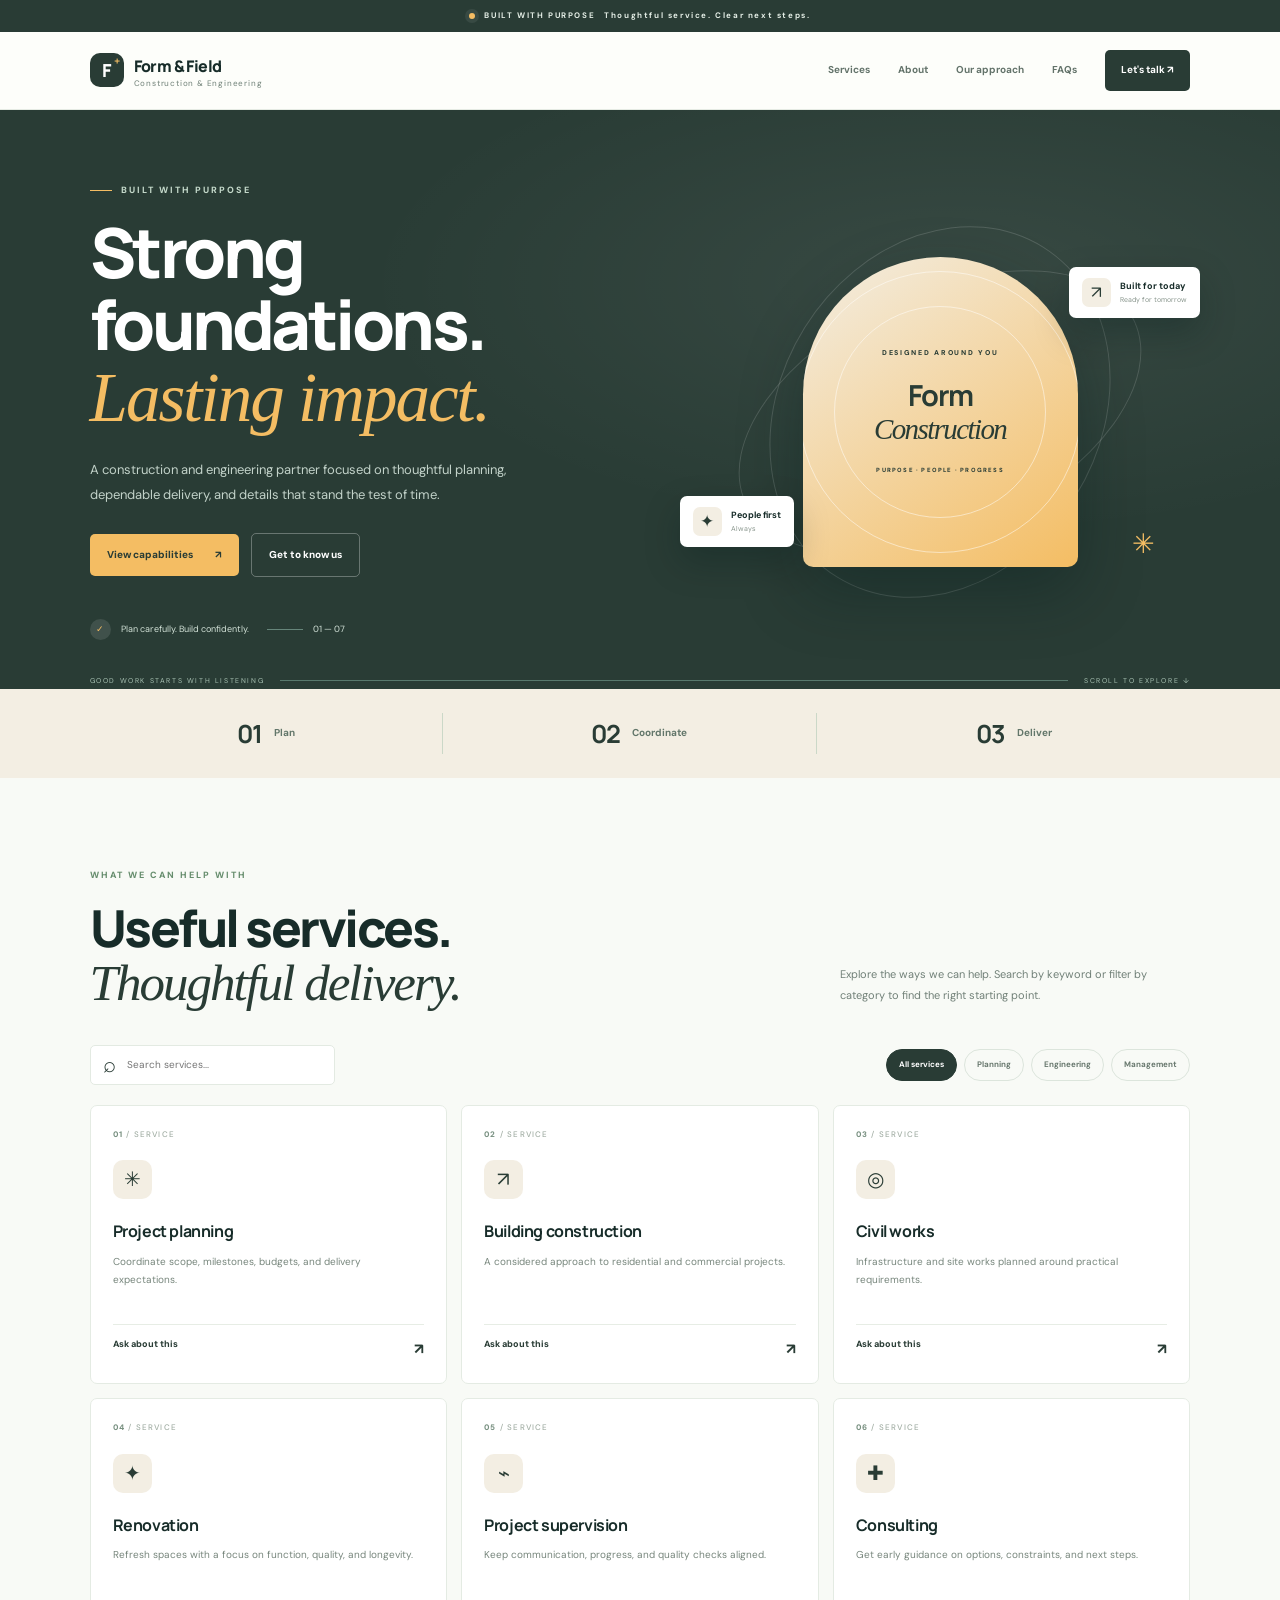
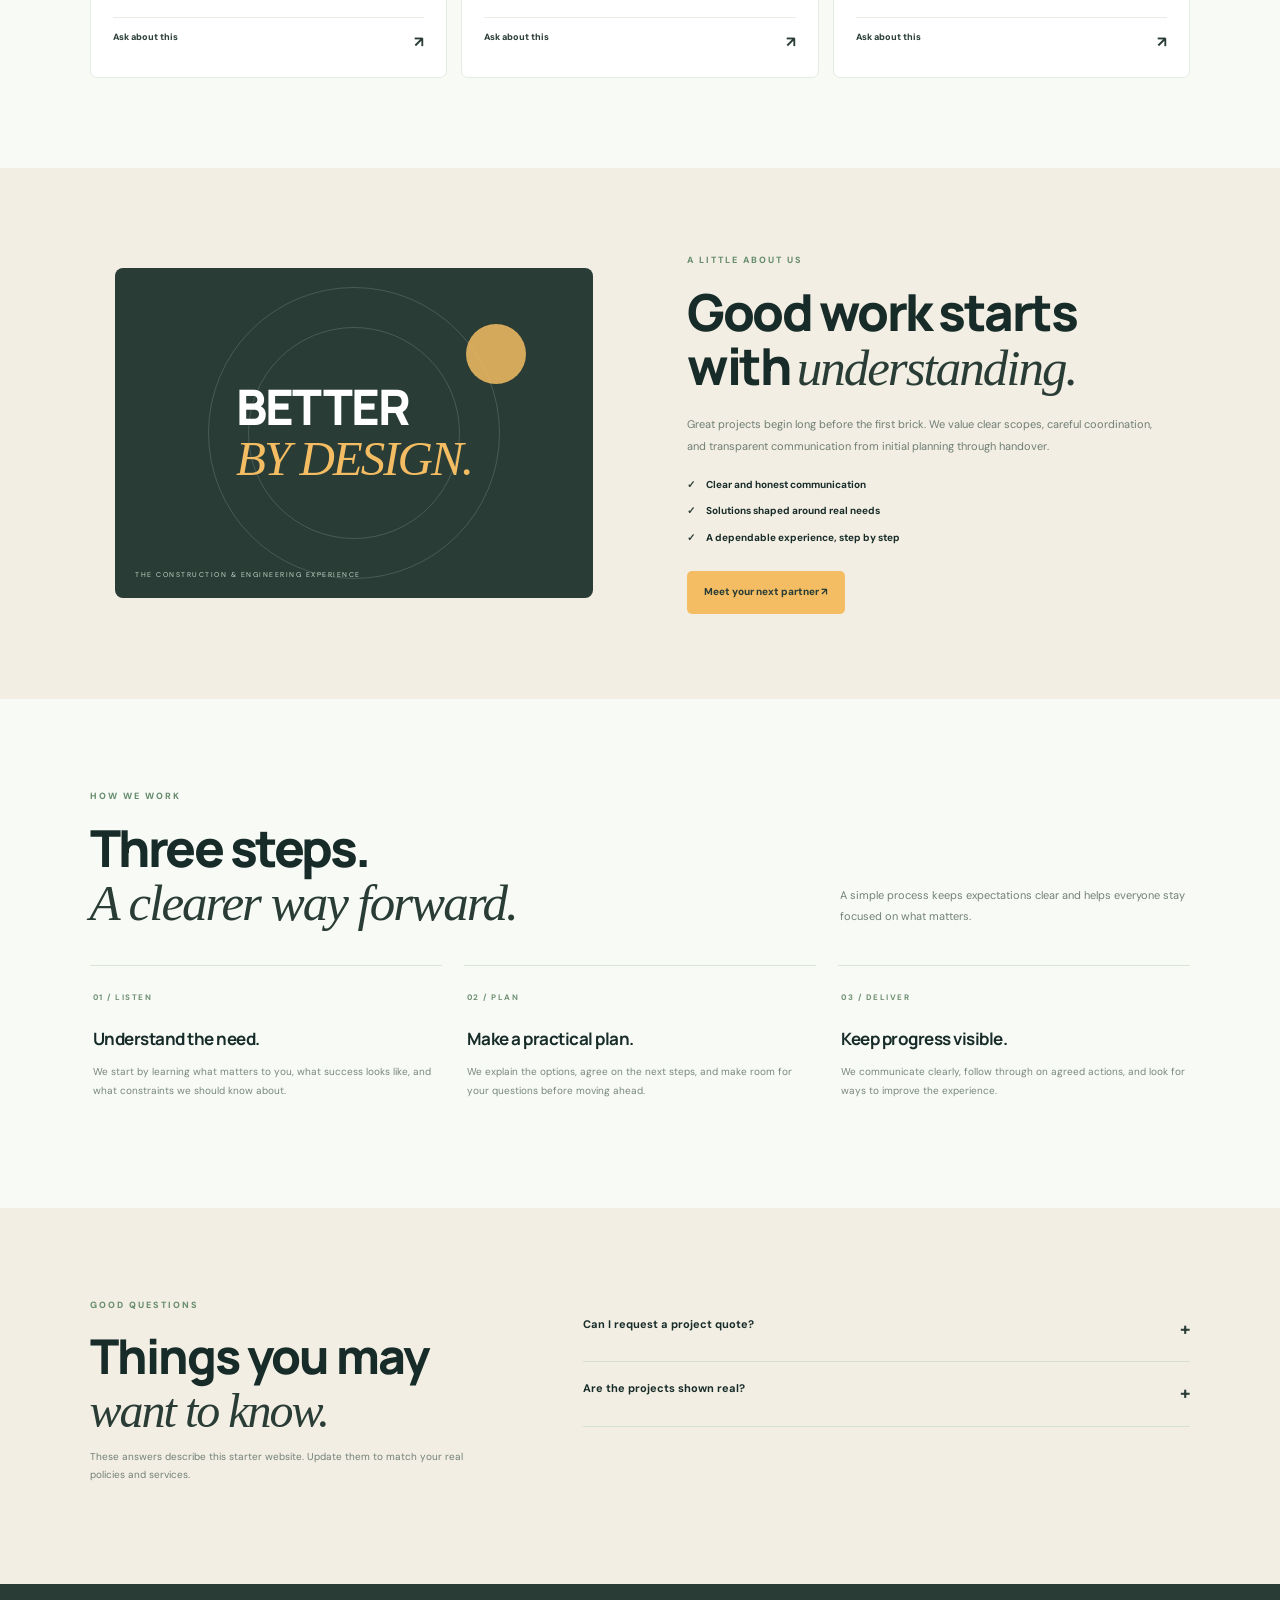
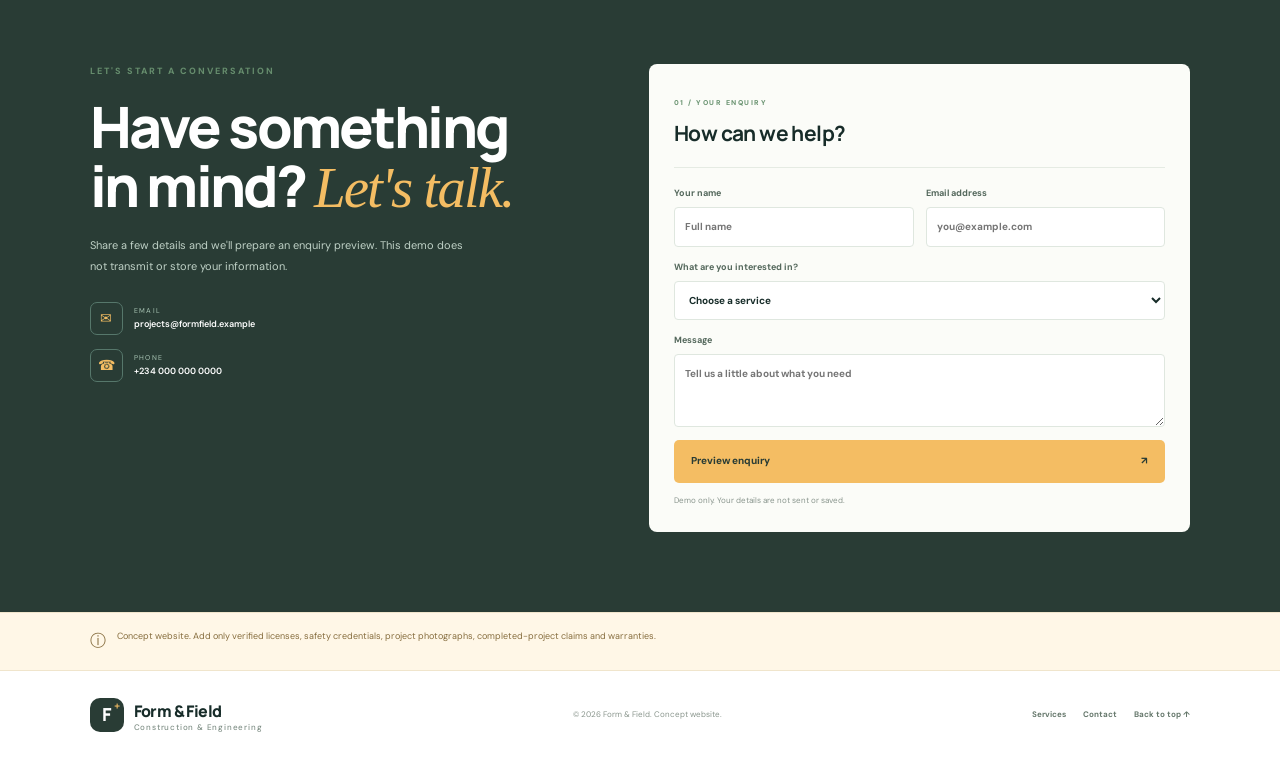
<file: construction-website/index.html>
<!doctype html>
<html lang="en"><head><meta charset="utf-8"><meta name="viewport" content="width=device-width,initial-scale=1">
<meta name="description" content="A construction and engineering partner focused on thoughtful planning, dependable delivery, and details that stand the test of time."><meta name="theme-color" content="#293c35">
<title>Form &amp; Field | Construction &amp; Engineering</title><link rel="stylesheet" href="styles.css"><script defer src="script.js"></script></head>
<body>
<div class="topline"><span class="live-dot"></span>BUILT WITH PURPOSE<span class="topline-right">Thoughtful service. Clear next steps.</span></div>
<header class="header"><a class="brand" href="#home"><span class="brand-mark">F<b>+</b></span><span>Form &amp; Field<small>Construction &amp; Engineering</small></span></a>
<button class="menu-toggle" aria-expanded="false" aria-label="Toggle menu">☰</button><nav class="nav"><a href="#services">Services</a><a href="#about">About</a><a href="#approach">Our approach</a><a href="#faq">FAQs</a><a class="nav-cta" href="#contact">Let's talk ↗</a></nav></header>
<main><section class="hero" id="home"><div class="hero-copy reveal"><p class="eyebrow"><span></span>BUILT WITH PURPOSE</p><h1>Strong foundations.<br><em>Lasting impact.</em></h1><p class="hero-intro">A construction and engineering partner focused on thoughtful planning, dependable delivery, and details that stand the test of time.</p><div class="hero-actions"><a class="button primary" href="#services">View capabilities <span>↗</span></a><a class="button ghost" href="#about">Get to know us</a></div><div class="hero-foot"><span class="hero-check">✓</span><span>Plan carefully. Build confidently.</span><span class="hero-foot-line"></span><span>01 — 07</span></div></div>
<div class="hero-art reveal" aria-label="Abstract brand illustration"><div class="art-ring ring-one"></div><div class="art-ring ring-two"></div><div class="art-disc"><span class="disc-small">DESIGNED AROUND YOU</span><strong>Form<br><em>Construction</em></strong><span class="disc-bottom">PURPOSE · PEOPLE · PROGRESS</span></div><div class="art-chip chip-one"><span>✦</span><div><b>People first</b><small>Always</small></div></div><div class="art-chip chip-two"><span>↗</span><div><b>Built for today</b><small>Ready for tomorrow</small></div></div><div class="art-star">✳</div></div>
<div class="hero-bottom"><span>GOOD WORK STARTS WITH LISTENING</span><i></i><span>SCROLL TO EXPLORE ↓</span></div></section>
<section class="stats-strip"><div class="stat"><strong>01</strong><span>Plan</span></div><div class="stat"><strong>02</strong><span>Coordinate</span></div><div class="stat"><strong>03</strong><span>Deliver</span></div></section>
<section class="section" id="services"><div class="section-head"><div><p class="eyebrow">WHAT WE CAN HELP WITH</p><h2>Useful services.<br><em>Thoughtful delivery.</em></h2></div><p class="section-description">Explore the ways we can help. Search by keyword or filter by category to find the right starting point.</p></div>
<div class="service-tools"><label class="search"><span>⌕</span><input id="service-search" type="search" placeholder="Search services..." aria-label="Search services"></label><div class="filters"><button class="filter active" data-filter="all">All services</button><button class="filter" data-filter="planning">Planning</button><button class="filter" data-filter="engineering">Engineering</button><button class="filter" data-filter="management">Management</button></div></div>
<div class="service-grid" id="service-grid"><article class="service-card" data-category="planning" data-search="project planning coordinate scope, milestones, budgets, and delivery expectations. planning">
          <div class="card-number">01<span> / SERVICE</span></div><div class="card-icon">✳</div>
          <h3>Project planning</h3><p>Coordinate scope, milestones, budgets, and delivery expectations.</p><button class="card-link enquire-service" data-service="Project planning">Ask about this <span>↗</span></button></article>
<article class="service-card" data-category="build" data-search="building construction a considered approach to residential and commercial projects. build">
          <div class="card-number">02<span> / SERVICE</span></div><div class="card-icon">↗</div>
          <h3>Building construction</h3><p>A considered approach to residential and commercial projects.</p><button class="card-link enquire-service" data-service="Building construction">Ask about this <span>↗</span></button></article>
<article class="service-card" data-category="engineering" data-search="civil works infrastructure and site works planned around practical requirements. engineering">
          <div class="card-number">03<span> / SERVICE</span></div><div class="card-icon">◎</div>
          <h3>Civil works</h3><p>Infrastructure and site works planned around practical requirements.</p><button class="card-link enquire-service" data-service="Civil works">Ask about this <span>↗</span></button></article>
<article class="service-card" data-category="build" data-search="renovation refresh spaces with a focus on function, quality, and longevity. build">
          <div class="card-number">04<span> / SERVICE</span></div><div class="card-icon">✦</div>
          <h3>Renovation</h3><p>Refresh spaces with a focus on function, quality, and longevity.</p><button class="card-link enquire-service" data-service="Renovation">Ask about this <span>↗</span></button></article>
<article class="service-card" data-category="management" data-search="project supervision keep communication, progress, and quality checks aligned. management">
          <div class="card-number">05<span> / SERVICE</span></div><div class="card-icon">⌁</div>
          <h3>Project supervision</h3><p>Keep communication, progress, and quality checks aligned.</p><button class="card-link enquire-service" data-service="Project supervision">Ask about this <span>↗</span></button></article>
<article class="service-card" data-category="planning" data-search="consulting get early guidance on options, constraints, and next steps. planning">
          <div class="card-number">06<span> / SERVICE</span></div><div class="card-icon">✚</div>
          <h3>Consulting</h3><p>Get early guidance on options, constraints, and next steps.</p><button class="card-link enquire-service" data-service="Consulting">Ask about this <span>↗</span></button></article></div><p class="no-results" id="no-results" hidden>No matching services. Try a different search.</p></section>
<section class="about-section" id="about"><div class="about-art"><div class="about-big-word">BETTER<br><em>BY DESIGN.</em></div><div class="about-art-caption">THE CONSTRUCTION &amp; ENGINEERING EXPERIENCE</div><span class="about-orb"></span></div><div class="about-copy"><p class="eyebrow">A LITTLE ABOUT US</p><h2>Good work starts<br>with <em>understanding.</em></h2><p>Great projects begin long before the first brick. We value clear scopes, careful coordination, and transparent communication from initial planning through handover.</p><ul><li><span>✓</span> Clear and honest communication</li><li><span>✓</span> Solutions shaped around real needs</li><li><span>✓</span> A dependable experience, step by step</li></ul><a class="button primary" href="#contact">Meet your next partner ↗</a></div></section>
<section class="approach section" id="approach"><div class="section-head"><div><p class="eyebrow">HOW WE WORK</p><h2>Three steps.<br><em>A clearer way forward.</em></h2></div><p class="section-description">A simple process keeps expectations clear and helps everyone stay focused on what matters.</p></div><div class="steps"><article><span>01 / LISTEN</span><h3>Understand the need.</h3><p>We start by learning what matters to you, what success looks like, and what constraints we should know about.</p></article><article><span>02 / PLAN</span><h3>Make a practical plan.</h3><p>We explain the options, agree on the next steps, and make room for your questions before moving ahead.</p></article><article><span>03 / DELIVER</span><h3>Keep progress visible.</h3><p>We communicate clearly, follow through on agreed actions, and look for ways to improve the experience.</p></article></div></section>
<section class="faq-section section" id="faq"><div class="faq-title"><p class="eyebrow">GOOD QUESTIONS</p><h2>Things you may<br><em>want to know.</em></h2><p>These answers describe this starter website. Update them to match your real policies and services.</p></div><div class="faq-list"><details><summary>Can I request a project quote?<span>+</span></summary><p>The sample form shows the enquiry flow but does not send submissions. Connect a secure form endpoint before launch.</p></details><details><summary>Are the projects shown real?<span>+</span></summary><p>No project gallery or portfolio claims are included here. Add verified work and obtain permission to publish client details.</p></details></div></section>
<section class="contact-section" id="contact"><div class="contact-copy"><p class="eyebrow">LET'S START A CONVERSATION</p><h2>Have something<br>in mind? <em>Let's talk.</em></h2><p>Share a few details and we'll prepare an enquiry preview. This demo does not transmit or store your information.</p><div class="contact-detail"><span>✉</span><div><small>EMAIL</small><b>projects@formfield.example</b></div></div><div class="contact-detail"><span>☎</span><div><small>PHONE</small><b>+234 000 000 0000</b></div></div></div>
<form class="contact-form" id="contact-form"><div class="form-title"><span>01 / YOUR ENQUIRY</span><h3>How can we help?</h3></div><div class="form-row"><label>Your name<input name="name" required placeholder="Full name" autocomplete="name"></label><label>Email address<input type="email" name="email" required placeholder="you@example.com" autocomplete="email"></label></div><label>What are you interested in?<select name="interest" id="interest" required><option value="">Choose a service</option><option>Project planning</option><option>Building construction</option><option>Civil works</option><option>Renovation</option><option>Project supervision</option><option>Consulting</option><option>Something else</option></select></label><label>Message<textarea name="message" rows="3" placeholder="Tell us a little about what you need"></textarea></label><button class="button primary submit-button" type="submit">Preview enquiry <span>↗</span></button><p class="form-note">Demo only. Your details are not sent or saved.</p><div class="form-result" id="form-result" role="status" hidden></div></form></section>
<section class="notice"><span>ⓘ</span><p>Concept website. Add only verified licenses, safety credentials, project photographs, completed-project claims and warranties.</p></section></main>
<footer class="footer"><a class="brand" href="#home"><span class="brand-mark">F<b>+</b></span><span>Form &amp; Field<small>Construction &amp; Engineering</small></span></a><p>© <span id="year"></span> Form &amp; Field. Concept website.</p><div><a href="#services">Services</a><a href="#contact">Contact</a><a href="#home">Back to top ↑</a></div></footer>
<div class="toast" id="toast" role="status" hidden></div>
</body></html>
</file>
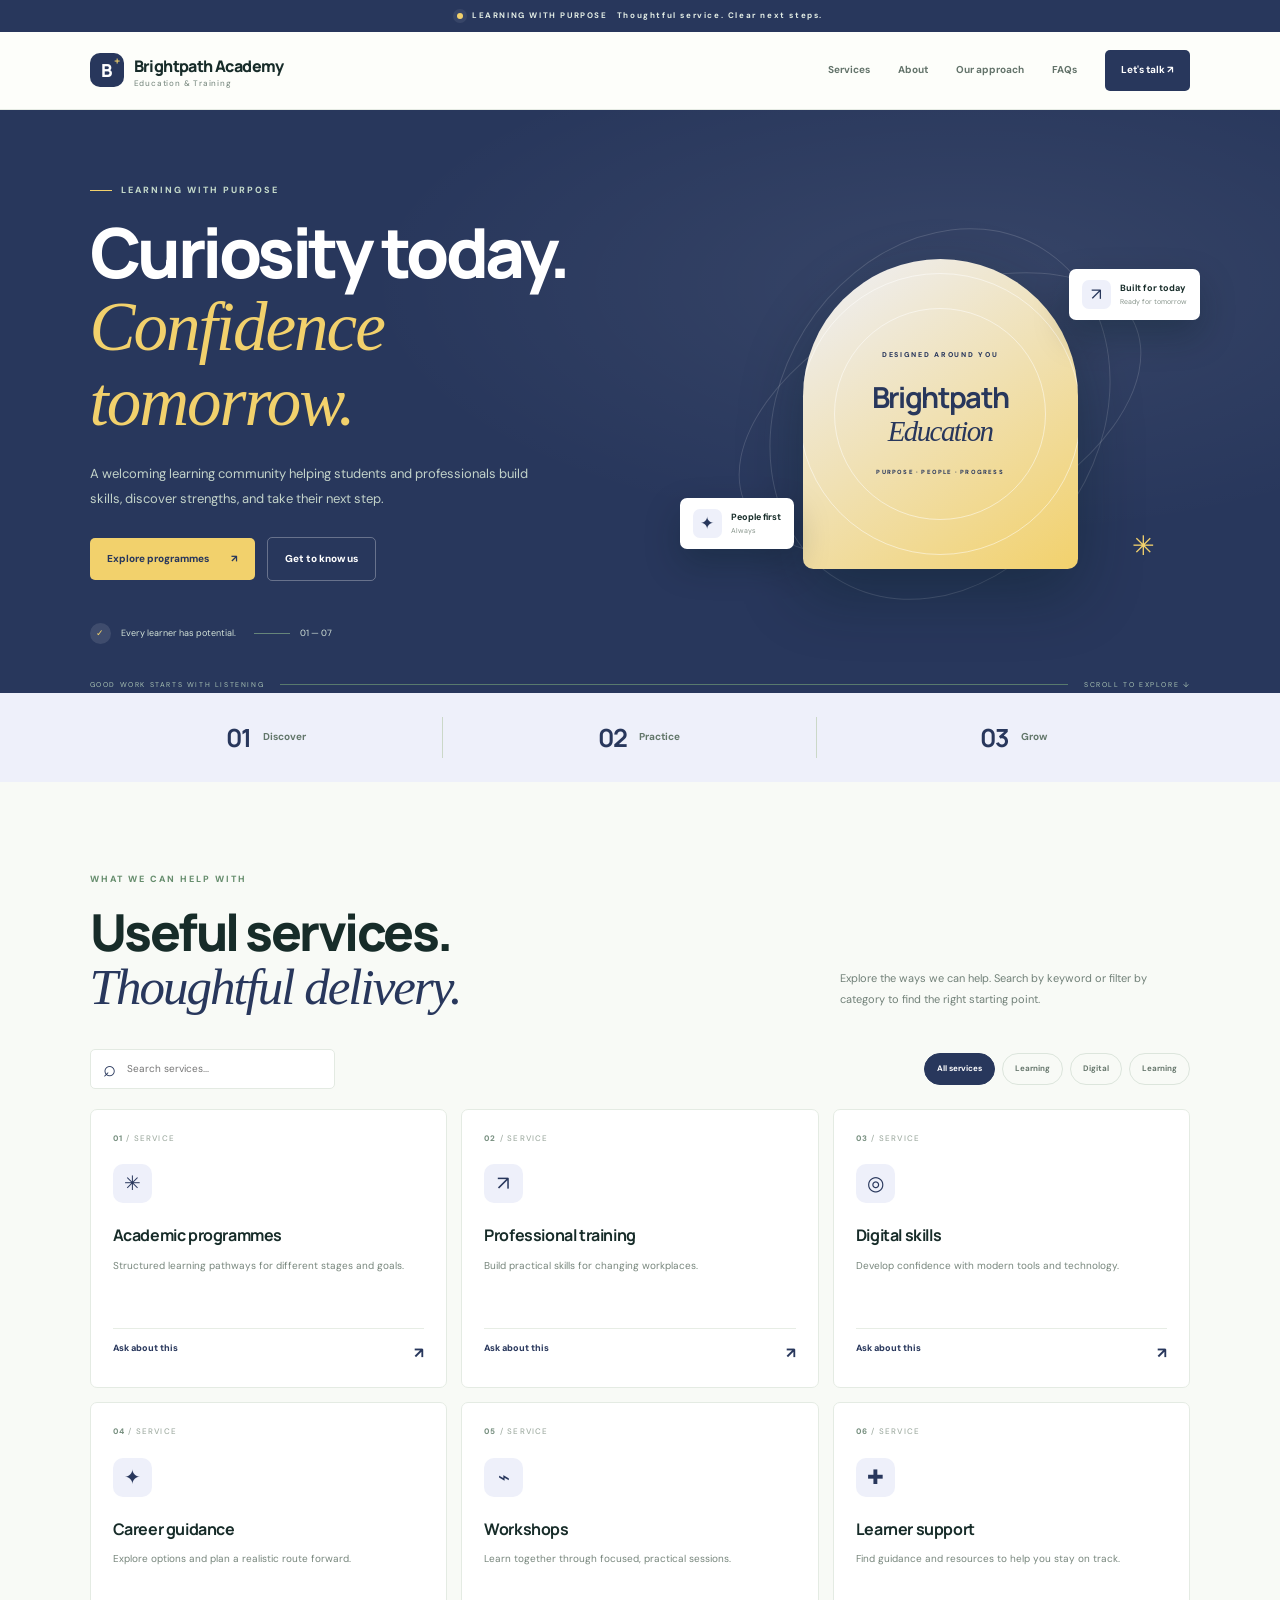
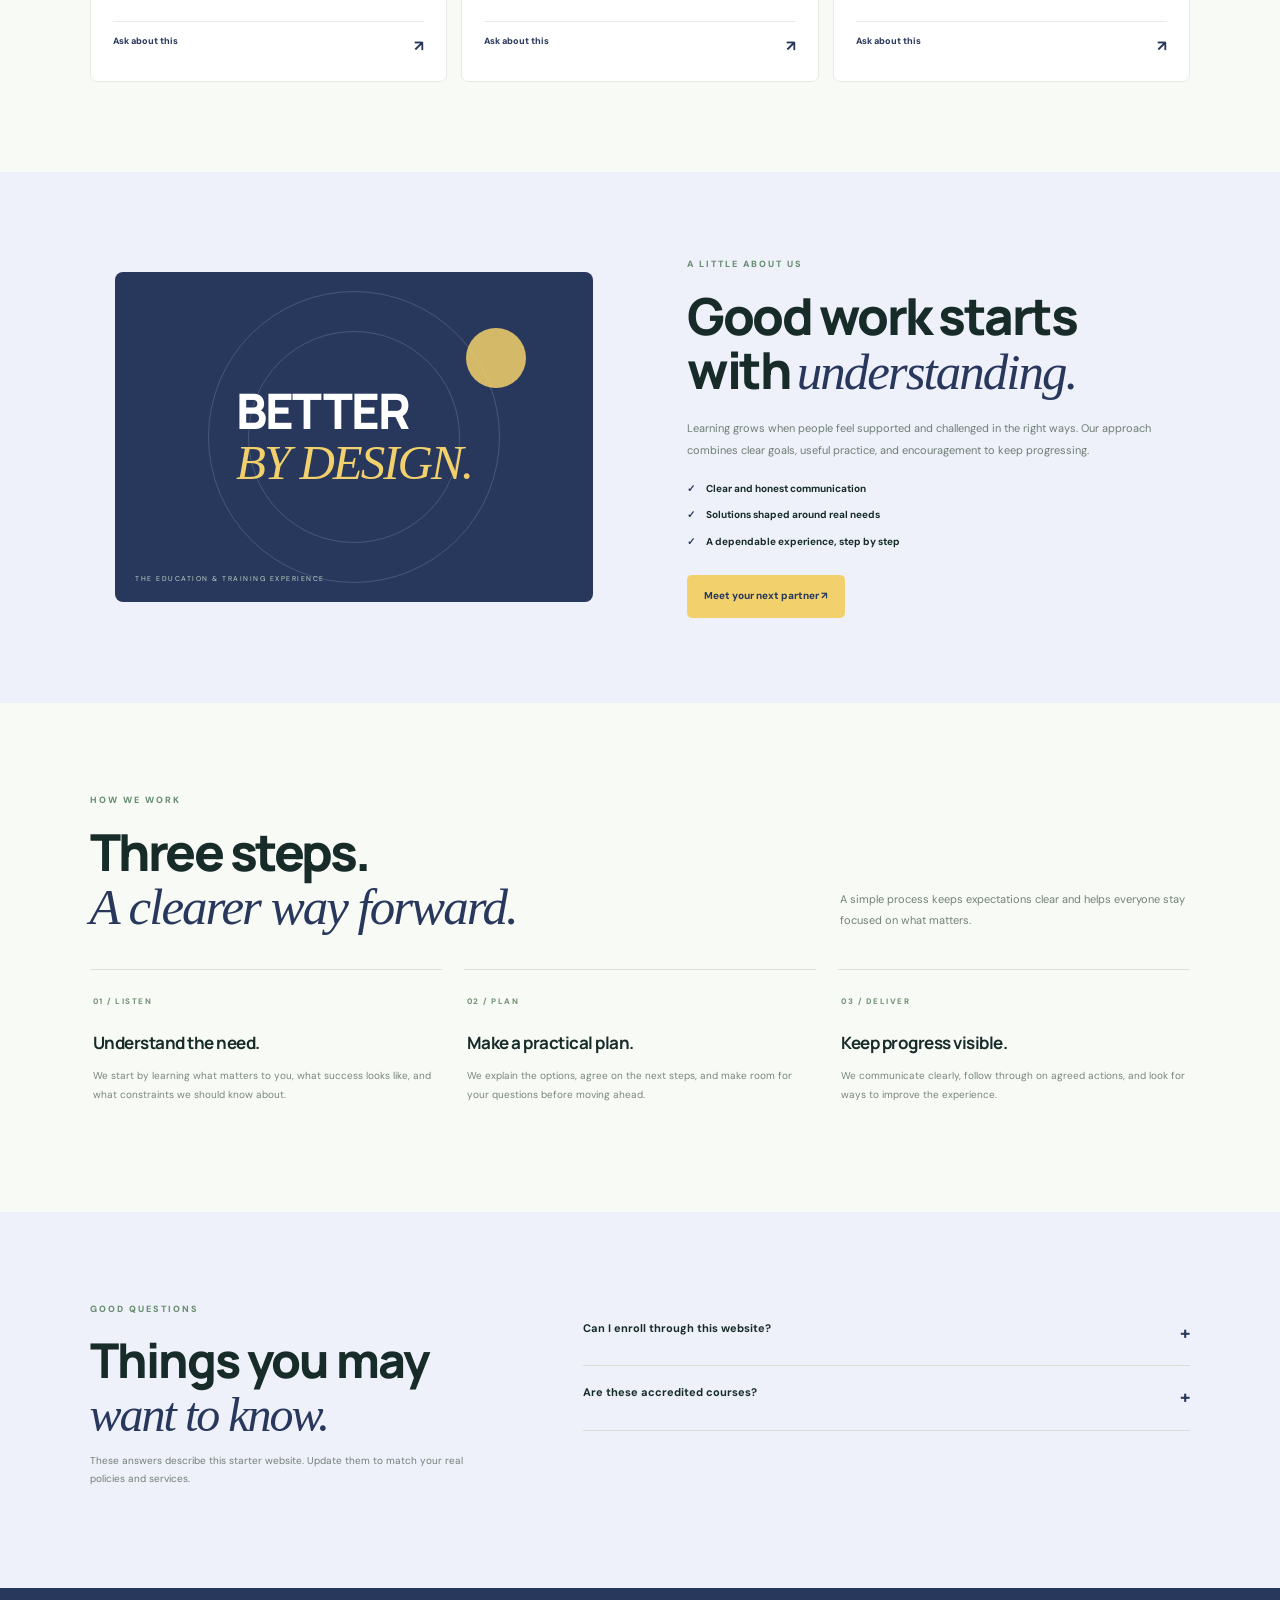
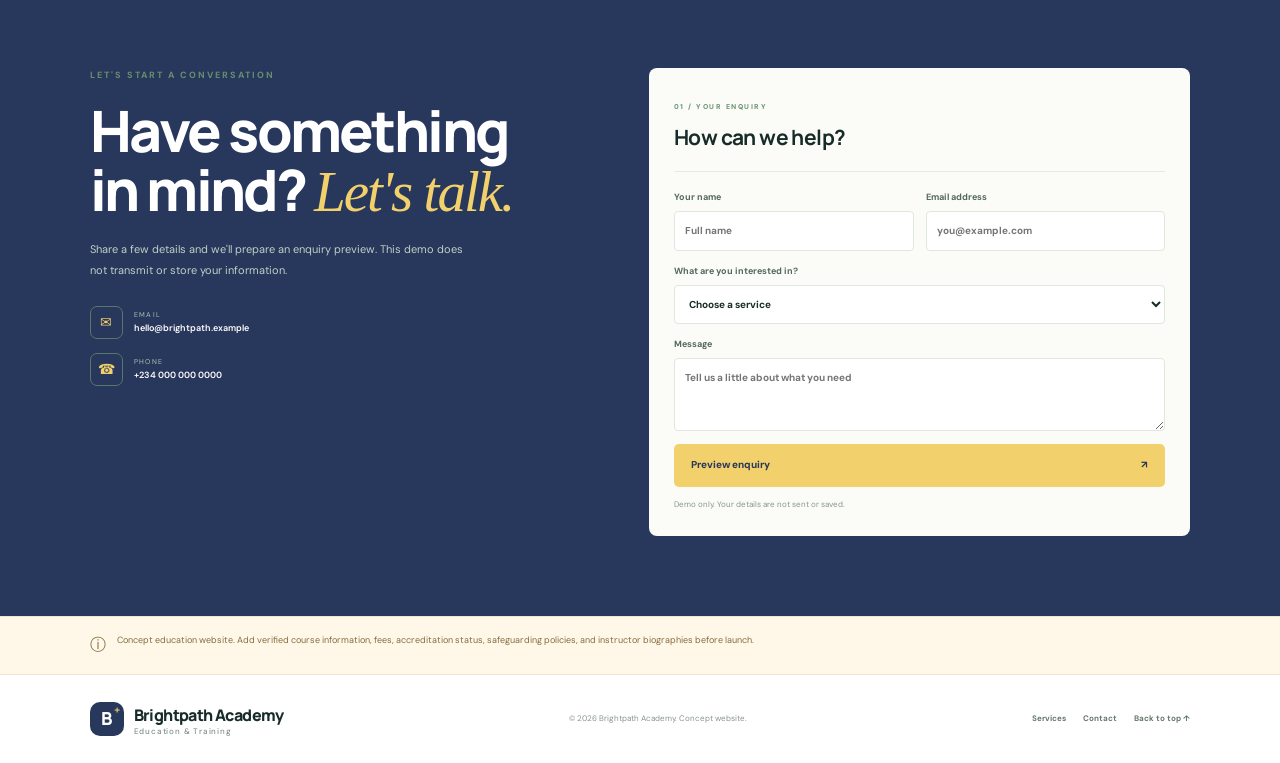
<file: education-website/index.html>
<!doctype html>
<html lang="en"><head><meta charset="utf-8"><meta name="viewport" content="width=device-width,initial-scale=1">
<meta name="description" content="A welcoming learning community helping students and professionals build skills, discover strengths, and take their next step."><meta name="theme-color" content="#28375c">
<title>Brightpath Academy | Education &amp; Training</title><link rel="stylesheet" href="styles.css"><script defer src="script.js"></script></head>
<body>
<div class="topline"><span class="live-dot"></span>LEARNING WITH PURPOSE<span class="topline-right">Thoughtful service. Clear next steps.</span></div>
<header class="header"><a class="brand" href="#home"><span class="brand-mark">B<b>+</b></span><span>Brightpath Academy<small>Education &amp; Training</small></span></a>
<button class="menu-toggle" aria-expanded="false" aria-label="Toggle menu">☰</button><nav class="nav"><a href="#services">Services</a><a href="#about">About</a><a href="#approach">Our approach</a><a href="#faq">FAQs</a><a class="nav-cta" href="#contact">Let's talk ↗</a></nav></header>
<main><section class="hero" id="home"><div class="hero-copy reveal"><p class="eyebrow"><span></span>LEARNING WITH PURPOSE</p><h1>Curiosity today.<br><em>Confidence tomorrow.</em></h1><p class="hero-intro">A welcoming learning community helping students and professionals build skills, discover strengths, and take their next step.</p><div class="hero-actions"><a class="button primary" href="#services">Explore programmes <span>↗</span></a><a class="button ghost" href="#about">Get to know us</a></div><div class="hero-foot"><span class="hero-check">✓</span><span>Every learner has potential.</span><span class="hero-foot-line"></span><span>01 — 07</span></div></div>
<div class="hero-art reveal" aria-label="Abstract brand illustration"><div class="art-ring ring-one"></div><div class="art-ring ring-two"></div><div class="art-disc"><span class="disc-small">DESIGNED AROUND YOU</span><strong>Brightpath<br><em>Education</em></strong><span class="disc-bottom">PURPOSE · PEOPLE · PROGRESS</span></div><div class="art-chip chip-one"><span>✦</span><div><b>People first</b><small>Always</small></div></div><div class="art-chip chip-two"><span>↗</span><div><b>Built for today</b><small>Ready for tomorrow</small></div></div><div class="art-star">✳</div></div>
<div class="hero-bottom"><span>GOOD WORK STARTS WITH LISTENING</span><i></i><span>SCROLL TO EXPLORE ↓</span></div></section>
<section class="stats-strip"><div class="stat"><strong>01</strong><span>Discover</span></div><div class="stat"><strong>02</strong><span>Practice</span></div><div class="stat"><strong>03</strong><span>Grow</span></div></section>
<section class="section" id="services"><div class="section-head"><div><p class="eyebrow">WHAT WE CAN HELP WITH</p><h2>Useful services.<br><em>Thoughtful delivery.</em></h2></div><p class="section-description">Explore the ways we can help. Search by keyword or filter by category to find the right starting point.</p></div>
<div class="service-tools"><label class="search"><span>⌕</span><input id="service-search" type="search" placeholder="Search services..." aria-label="Search services"></label><div class="filters"><button class="filter active" data-filter="all">All services</button><button class="filter" data-filter="learning">Learning</button><button class="filter" data-filter="digital">Digital</button><button class="filter" data-filter="learning">Learning</button></div></div>
<div class="service-grid" id="service-grid"><article class="service-card" data-category="learning" data-search="academic programmes structured learning pathways for different stages and goals. learning">
          <div class="card-number">01<span> / SERVICE</span></div><div class="card-icon">✳</div>
          <h3>Academic programmes</h3><p>Structured learning pathways for different stages and goals.</p><button class="card-link enquire-service" data-service="Academic programmes">Ask about this <span>↗</span></button></article>
<article class="service-card" data-category="career" data-search="professional training build practical skills for changing workplaces. career">
          <div class="card-number">02<span> / SERVICE</span></div><div class="card-icon">↗</div>
          <h3>Professional training</h3><p>Build practical skills for changing workplaces.</p><button class="card-link enquire-service" data-service="Professional training">Ask about this <span>↗</span></button></article>
<article class="service-card" data-category="digital" data-search="digital skills develop confidence with modern tools and technology. digital">
          <div class="card-number">03<span> / SERVICE</span></div><div class="card-icon">◎</div>
          <h3>Digital skills</h3><p>Develop confidence with modern tools and technology.</p><button class="card-link enquire-service" data-service="Digital skills">Ask about this <span>↗</span></button></article>
<article class="service-card" data-category="career" data-search="career guidance explore options and plan a realistic route forward. career">
          <div class="card-number">04<span> / SERVICE</span></div><div class="card-icon">✦</div>
          <h3>Career guidance</h3><p>Explore options and plan a realistic route forward.</p><button class="card-link enquire-service" data-service="Career guidance">Ask about this <span>↗</span></button></article>
<article class="service-card" data-category="learning" data-search="workshops learn together through focused, practical sessions. learning">
          <div class="card-number">05<span> / SERVICE</span></div><div class="card-icon">⌁</div>
          <h3>Workshops</h3><p>Learn together through focused, practical sessions.</p><button class="card-link enquire-service" data-service="Workshops">Ask about this <span>↗</span></button></article>
<article class="service-card" data-category="support" data-search="learner support find guidance and resources to help you stay on track. support">
          <div class="card-number">06<span> / SERVICE</span></div><div class="card-icon">✚</div>
          <h3>Learner support</h3><p>Find guidance and resources to help you stay on track.</p><button class="card-link enquire-service" data-service="Learner support">Ask about this <span>↗</span></button></article></div><p class="no-results" id="no-results" hidden>No matching services. Try a different search.</p></section>
<section class="about-section" id="about"><div class="about-art"><div class="about-big-word">BETTER<br><em>BY DESIGN.</em></div><div class="about-art-caption">THE EDUCATION &amp; TRAINING EXPERIENCE</div><span class="about-orb"></span></div><div class="about-copy"><p class="eyebrow">A LITTLE ABOUT US</p><h2>Good work starts<br>with <em>understanding.</em></h2><p>Learning grows when people feel supported and challenged in the right ways. Our approach combines clear goals, useful practice, and encouragement to keep progressing.</p><ul><li><span>✓</span> Clear and honest communication</li><li><span>✓</span> Solutions shaped around real needs</li><li><span>✓</span> A dependable experience, step by step</li></ul><a class="button primary" href="#contact">Meet your next partner ↗</a></div></section>
<section class="approach section" id="approach"><div class="section-head"><div><p class="eyebrow">HOW WE WORK</p><h2>Three steps.<br><em>A clearer way forward.</em></h2></div><p class="section-description">A simple process keeps expectations clear and helps everyone stay focused on what matters.</p></div><div class="steps"><article><span>01 / LISTEN</span><h3>Understand the need.</h3><p>We start by learning what matters to you, what success looks like, and what constraints we should know about.</p></article><article><span>02 / PLAN</span><h3>Make a practical plan.</h3><p>We explain the options, agree on the next steps, and make room for your questions before moving ahead.</p></article><article><span>03 / DELIVER</span><h3>Keep progress visible.</h3><p>We communicate clearly, follow through on agreed actions, and look for ways to improve the experience.</p></article></div></section>
<section class="faq-section section" id="faq"><div class="faq-title"><p class="eyebrow">GOOD QUESTIONS</p><h2>Things you may<br><em>want to know.</em></h2><p>These answers describe this starter website. Update them to match your real policies and services.</p></div><div class="faq-list"><details><summary>Can I enroll through this website?<span>+</span></summary><p>Not yet. The enquiry form is a front-end demonstration and does not register students.</p></details><details><summary>Are these accredited courses?<span>+</span></summary><p>No accreditation is claimed. Add accurate information and evidence for any formal qualifications offered.</p></details></div></section>
<section class="contact-section" id="contact"><div class="contact-copy"><p class="eyebrow">LET'S START A CONVERSATION</p><h2>Have something<br>in mind? <em>Let's talk.</em></h2><p>Share a few details and we'll prepare an enquiry preview. This demo does not transmit or store your information.</p><div class="contact-detail"><span>✉</span><div><small>EMAIL</small><b>hello@brightpath.example</b></div></div><div class="contact-detail"><span>☎</span><div><small>PHONE</small><b>+234 000 000 0000</b></div></div></div>
<form class="contact-form" id="contact-form"><div class="form-title"><span>01 / YOUR ENQUIRY</span><h3>How can we help?</h3></div><div class="form-row"><label>Your name<input name="name" required placeholder="Full name" autocomplete="name"></label><label>Email address<input type="email" name="email" required placeholder="you@example.com" autocomplete="email"></label></div><label>What are you interested in?<select name="interest" id="interest" required><option value="">Choose a service</option><option>Academic programmes</option><option>Professional training</option><option>Digital skills</option><option>Career guidance</option><option>Workshops</option><option>Learner support</option><option>Something else</option></select></label><label>Message<textarea name="message" rows="3" placeholder="Tell us a little about what you need"></textarea></label><button class="button primary submit-button" type="submit">Preview enquiry <span>↗</span></button><p class="form-note">Demo only. Your details are not sent or saved.</p><div class="form-result" id="form-result" role="status" hidden></div></form></section>
<section class="notice"><span>ⓘ</span><p>Concept education website. Add verified course information, fees, accreditation status, safeguarding policies, and instructor biographies before launch.</p></section></main>
<footer class="footer"><a class="brand" href="#home"><span class="brand-mark">B<b>+</b></span><span>Brightpath Academy<small>Education &amp; Training</small></span></a><p>© <span id="year"></span> Brightpath Academy. Concept website.</p><div><a href="#services">Services</a><a href="#contact">Contact</a><a href="#home">Back to top ↑</a></div></footer>
<div class="toast" id="toast" role="status" hidden></div>
</body></html>
</file>
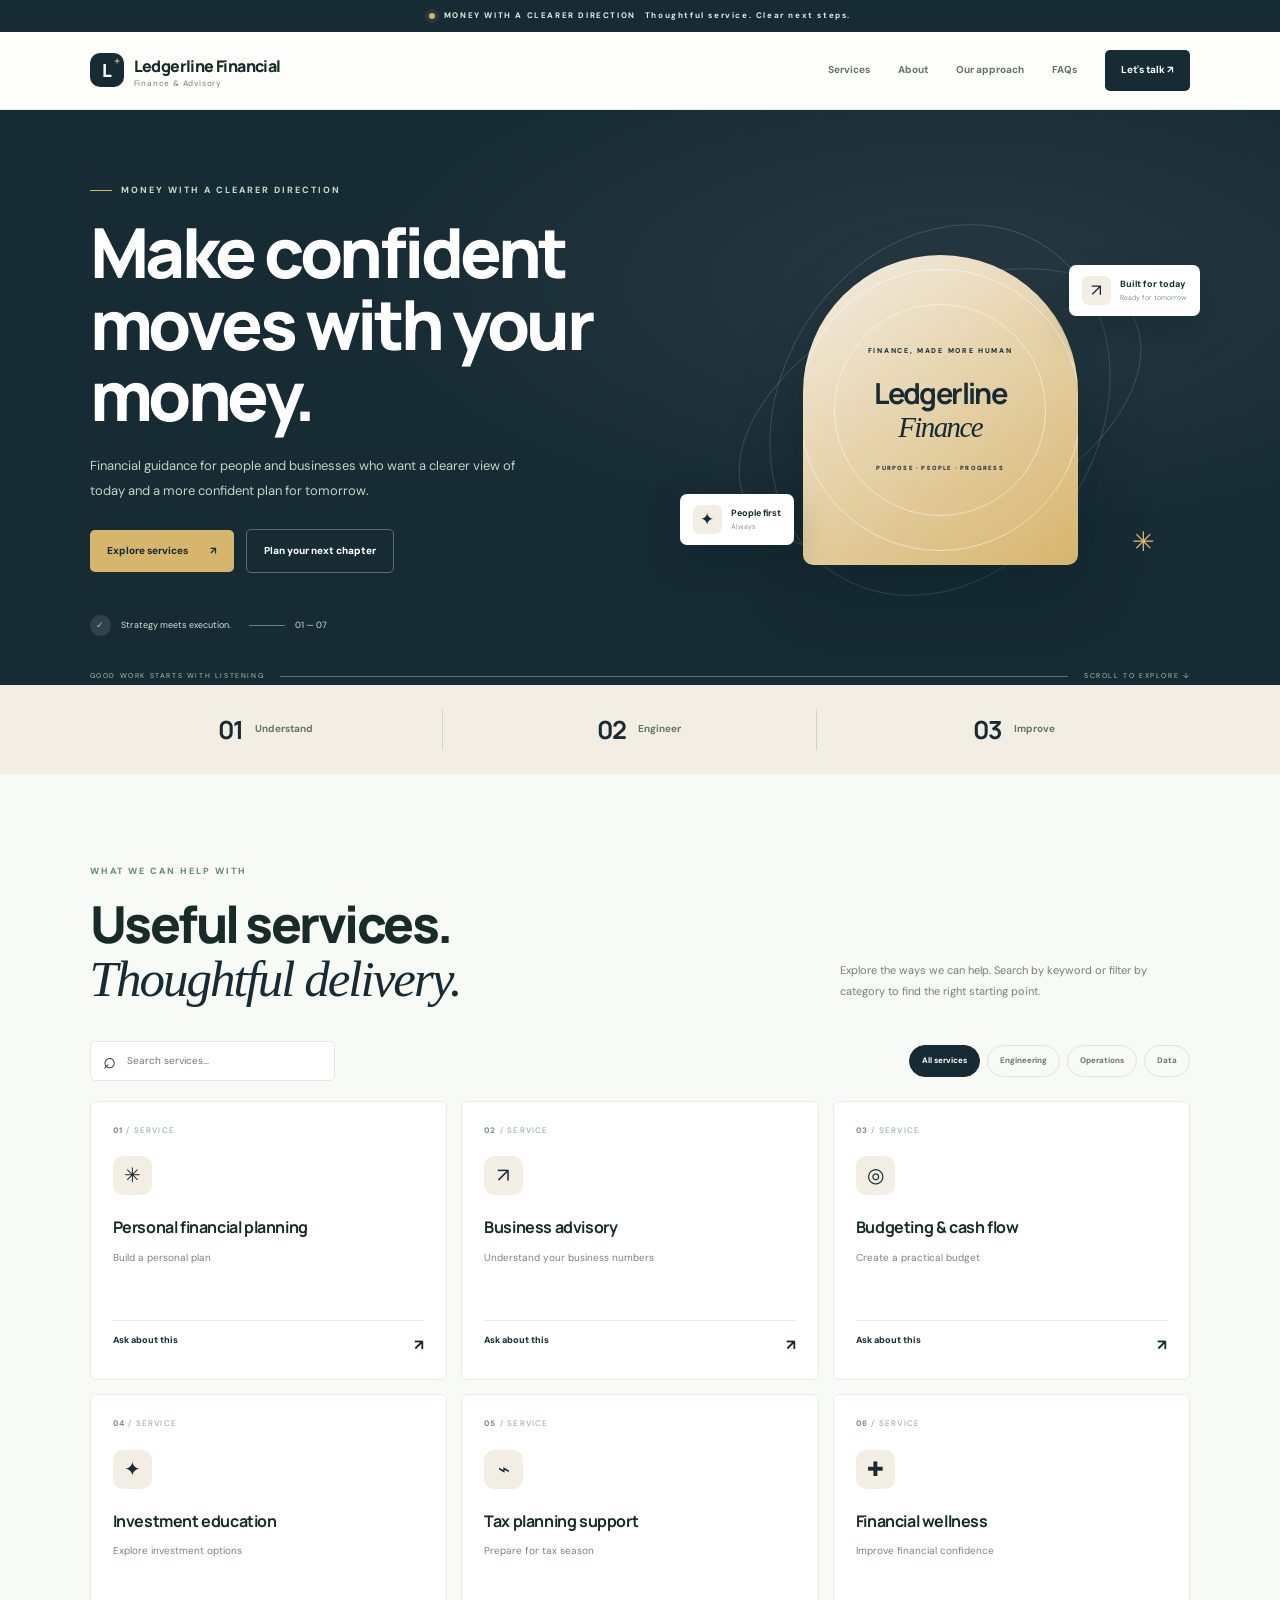
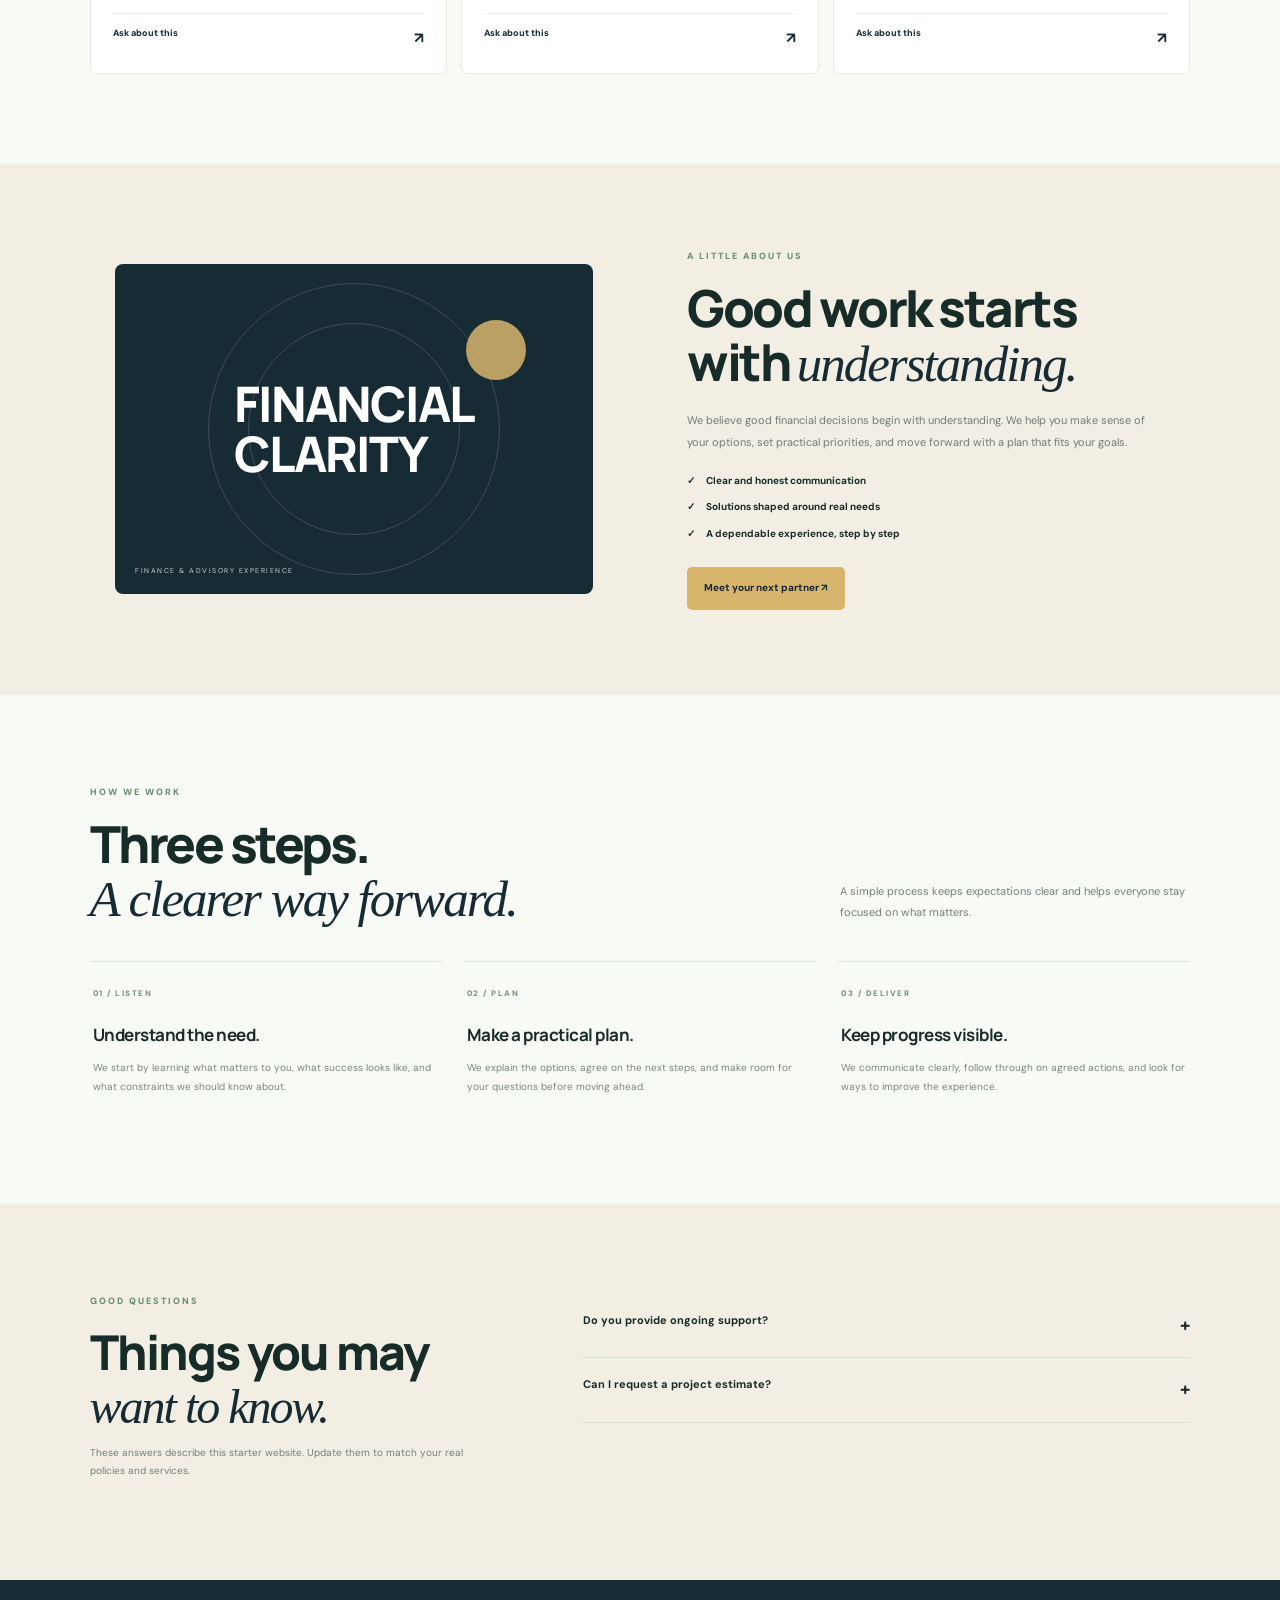
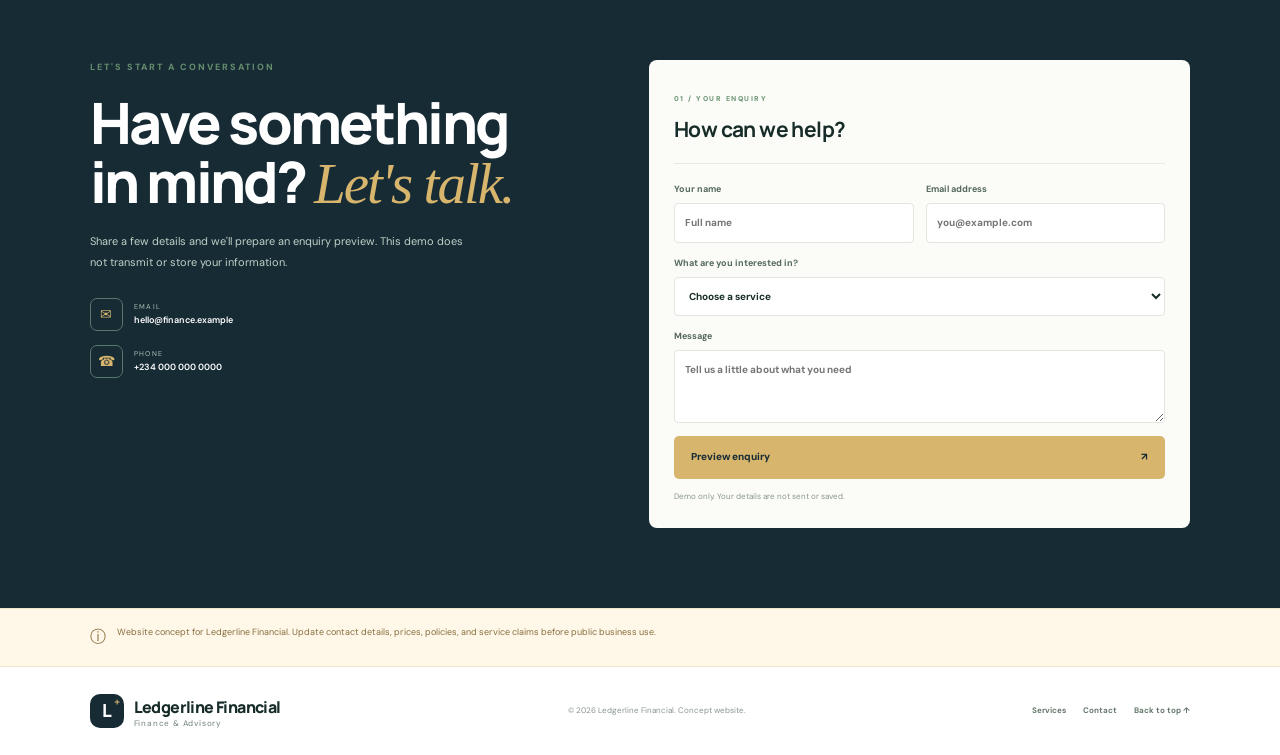
<file: finance-website/index.html>
<!doctype html>
<html lang="en"><head><meta charset="utf-8"><meta name="viewport" content="width=device-width,initial-scale=1">
<meta name="description" content="Financial guidance for people and businesses who want a clearer view of today and a more confident plan for tomorrow."><meta name="theme-color" content="#102b49">
<title>Ledgerline Financial | Finance & Advisory</title><link rel="stylesheet" href="styles.css"><script defer src="script.js"></script></head>
<body>
<div class="topline"><span class="live-dot"></span>MONEY WITH A CLEARER DIRECTION<span class="topline-right">Thoughtful service. Clear next steps.</span></div>
<header class="header"><a class="brand" href="#home"><span class="brand-mark">L<b>+</b></span><span>Ledgerline Financial<small>Finance & Advisory</small></span></a>
<button class="menu-toggle" aria-expanded="false" aria-label="Toggle menu">☰</button><nav class="nav"><a href="#services">Services</a><a href="#about">About</a><a href="#approach">Our approach</a><a href="#faq">FAQs</a><a class="nav-cta" href="#contact">Let's talk ↗</a></nav></header>
<main><section class="hero" id="home"><div class="hero-copy reveal"><p class="eyebrow"><span></span>MONEY WITH A CLEARER DIRECTION</p><h1>Make confident moves with your money.</h1><p class="hero-intro">Financial guidance for people and businesses who want a clearer view of today and a more confident plan for tomorrow.</p><div class="hero-actions"><a class="button primary" href="#services">Explore services <span>↗</span></a><a class="button ghost" href="#about">Plan your next chapter</a></div><div class="hero-foot"><span class="hero-check">✓</span><span>Strategy meets execution.</span><span class="hero-foot-line"></span><span>01 — 07</span></div></div>
<div class="hero-art reveal" aria-label="Abstract brand illustration"><div class="art-ring ring-one"></div><div class="art-ring ring-two"></div><div class="art-disc"><span class="disc-small">FINANCE, MADE MORE HUMAN</span><strong>Ledgerline<br><em>Finance</em></strong><span class="disc-bottom">PURPOSE · PEOPLE · PROGRESS</span></div><div class="art-chip chip-one"><span>✦</span><div><b>People first</b><small>Always</small></div></div><div class="art-chip chip-two"><span>↗</span><div><b>Built for today</b><small>Ready for tomorrow</small></div></div><div class="art-star">✳</div></div>
<div class="hero-bottom"><span>GOOD WORK STARTS WITH LISTENING</span><i></i><span>SCROLL TO EXPLORE ↓</span></div></section>
<section class="stats-strip"><div class="stat"><strong>01</strong><span>Understand</span></div><div class="stat"><strong>02</strong><span>Engineer</span></div><div class="stat"><strong>03</strong><span>Improve</span></div></section>
<section class="section" id="services"><div class="section-head"><div><p class="eyebrow">WHAT WE CAN HELP WITH</p><h2>Useful services.<br><em>Thoughtful delivery.</em></h2></div><p class="section-description">Explore the ways we can help. Search by keyword or filter by category to find the right starting point.</p></div>
<div class="service-tools"><label class="search"><span>⌕</span><input id="service-search" type="search" placeholder="Search services..." aria-label="Search services"></label><div class="filters"><button class="filter active" data-filter="all">All services</button><button class="filter" data-filter="engineering">Engineering</button><button class="filter" data-filter="operations">Operations</button><button class="filter" data-filter="data">Data</button></div></div>
<div class="service-grid" id="service-grid"><article class="service-card" data-category="engineering" data-search="personal financial planning build a personal plan">
          <div class="card-number">01<span> / SERVICE</span></div><div class="card-icon">✳</div>
          <h3>Personal financial planning</h3><p>Build a personal plan</p><button class="card-link enquire-service" data-service="Personal financial planning">Ask about this <span>↗</span></button></article>
<article class="service-card" data-category="product" data-search="business advisory understand your business numbers">
          <div class="card-number">02<span> / SERVICE</span></div><div class="card-icon">↗</div>
          <h3>Business advisory</h3><p>Understand your business numbers</p><button class="card-link enquire-service" data-service="Business advisory">Ask about this <span>↗</span></button></article>
<article class="service-card" data-category="operations" data-search="budgeting &amp; cash flow create a practical budget">
          <div class="card-number">03<span> / SERVICE</span></div><div class="card-icon">◎</div>
          <h3>Budgeting &amp; cash flow</h3><p>Create a practical budget</p><button class="card-link enquire-service" data-service="Budgeting &amp; cash flow">Ask about this <span>↗</span></button></article>
<article class="service-card" data-category="security" data-search="investment education explore investment options">
          <div class="card-number">04<span> / SERVICE</span></div><div class="card-icon">✦</div>
          <h3>Investment education</h3><p>Explore investment options</p><button class="card-link enquire-service" data-service="Investment education">Ask about this <span>↗</span></button></article>
<article class="service-card" data-category="data" data-search="tax planning support prepare for tax season">
          <div class="card-number">05<span> / SERVICE</span></div><div class="card-icon">⌁</div>
          <h3>Tax planning support</h3><p>Prepare for tax season</p><button class="card-link enquire-service" data-service="Tax planning support">Ask about this <span>↗</span></button></article>
<article class="service-card" data-category="support" data-search="financial wellness improve financial confidence">
          <div class="card-number">06<span> / SERVICE</span></div><div class="card-icon">✚</div>
          <h3>Financial wellness</h3><p>Improve financial confidence</p><button class="card-link enquire-service" data-service="Financial wellness">Ask about this <span>↗</span></button></article></div><p class="no-results" id="no-results" hidden>No matching services. Try a different search.</p></section>
<section class="about-section" id="about"><div class="about-art"><div class="about-big-word">FINANCIAL<br>CLARITY</div><div class="about-art-caption">FINANCE & ADVISORY EXPERIENCE</div><span class="about-orb"></span></div><div class="about-copy"><p class="eyebrow">A LITTLE ABOUT US</p><h2>Good work starts<br>with <em>understanding.</em></h2><p>We believe good financial decisions begin with understanding. We help you make sense of your options, set practical priorities, and move forward with a plan that fits your goals.</p><ul><li><span>✓</span> Clear and honest communication</li><li><span>✓</span> Solutions shaped around real needs</li><li><span>✓</span> A dependable experience, step by step</li></ul><a class="button primary" href="#contact">Meet your next partner ↗</a></div></section>
<section class="approach section" id="approach"><div class="section-head"><div><p class="eyebrow">HOW WE WORK</p><h2>Three steps.<br><em>A clearer way forward.</em></h2></div><p class="section-description">A simple process keeps expectations clear and helps everyone stay focused on what matters.</p></div><div class="steps"><article><span>01 / LISTEN</span><h3>Understand the need.</h3><p>We start by learning what matters to you, what success looks like, and what constraints we should know about.</p></article><article><span>02 / PLAN</span><h3>Make a practical plan.</h3><p>We explain the options, agree on the next steps, and make room for your questions before moving ahead.</p></article><article><span>03 / DELIVER</span><h3>Keep progress visible.</h3><p>We communicate clearly, follow through on agreed actions, and look for ways to improve the experience.</p></article></div></section>
<section class="faq-section section" id="faq"><div class="faq-title"><p class="eyebrow">GOOD QUESTIONS</p><h2>Things you may<br><em>want to know.</em></h2><p>These answers describe this starter website. Update them to match your real policies and services.</p></div><div class="faq-list"><details><summary>Do you provide ongoing support?<span>+</span></summary><p>This sample site describes a possible service model. Add your actual support terms and service-level commitments.</p></details><details><summary>Can I request a project estimate?<span>+</span></summary><p>The contact form demonstrates the interface only. Connect an email service or backend to receive submissions.</p></details></div></section>
<section class="contact-section" id="contact"><div class="contact-copy"><p class="eyebrow">LET'S START A CONVERSATION</p><h2>Have something<br>in mind? <em>Let's talk.</em></h2><p>Share a few details and we'll prepare an enquiry preview. This demo does not transmit or store your information.</p><div class="contact-detail"><span>✉</span><div><small>EMAIL</small><b>hello@finance.example</b></div></div><div class="contact-detail"><span>☎</span><div><small>PHONE</small><b>+234 000 000 0000</b></div></div></div>
<form class="contact-form" id="contact-form"><div class="form-title"><span>01 / YOUR ENQUIRY</span><h3>How can we help?</h3></div><div class="form-row"><label>Your name<input name="name" required placeholder="Full name" autocomplete="name"></label><label>Email address<input type="email" name="email" required placeholder="you@example.com" autocomplete="email"></label></div><label>What are you interested in?<select name="interest" id="interest" required><option value="">Choose a service</option><option>Personal financial planning</option><option>Business advisory</option><option>Budgeting &amp; cash flow</option><option>Investment education</option><option>Tax planning support</option><option>Financial wellness</option><option>Service planning</option><option>Personalised advice</option><option>Ongoing support</option><option>Specialist guidance</option><option>Practical reviews</option><option>Follow-up support</option><option>Something else</option></select></label><label>Message<textarea name="message" rows="3" placeholder="Tell us a little about what you need"></textarea></label><button class="button primary submit-button" type="submit">Preview enquiry <span>↗</span></button><p class="form-note">Demo only. Your details are not sent or saved.</p><div class="form-result" id="form-result" role="status" hidden></div></form></section>
<section class="notice"><span>ⓘ</span><p>Website concept for Ledgerline Financial. Update contact details, prices, policies, and service claims before public business use.</p></section></main>
<footer class="footer"><a class="brand" href="#home"><span class="brand-mark">L<b>+</b></span><span>Ledgerline Financial<small>Finance & Advisory</small></span></a><p>© <span id="year"></span> Ledgerline Financial. Concept website.</p><div><a href="#services">Services</a><a href="#contact">Contact</a><a href="#home">Back to top ↑</a></div></footer>
<div class="toast" id="toast" role="status" hidden></div>
</body></html>
</file>
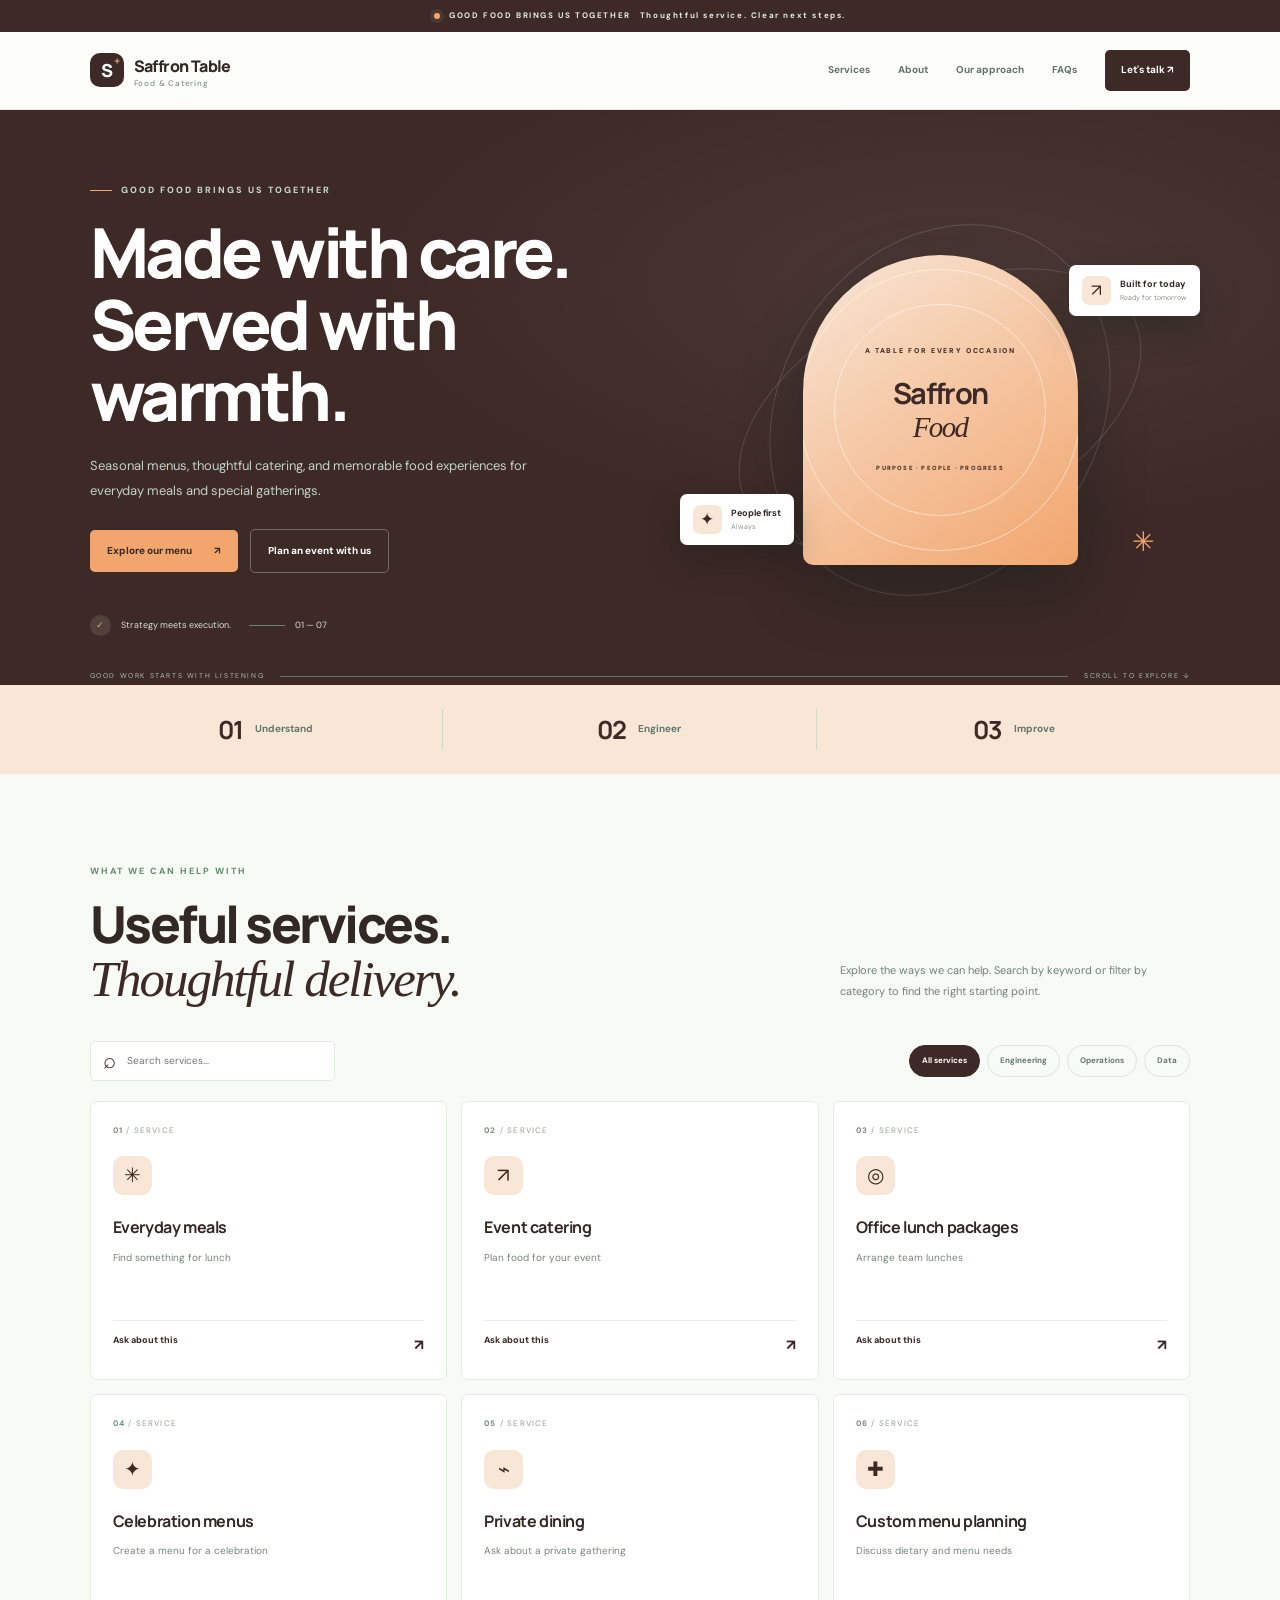
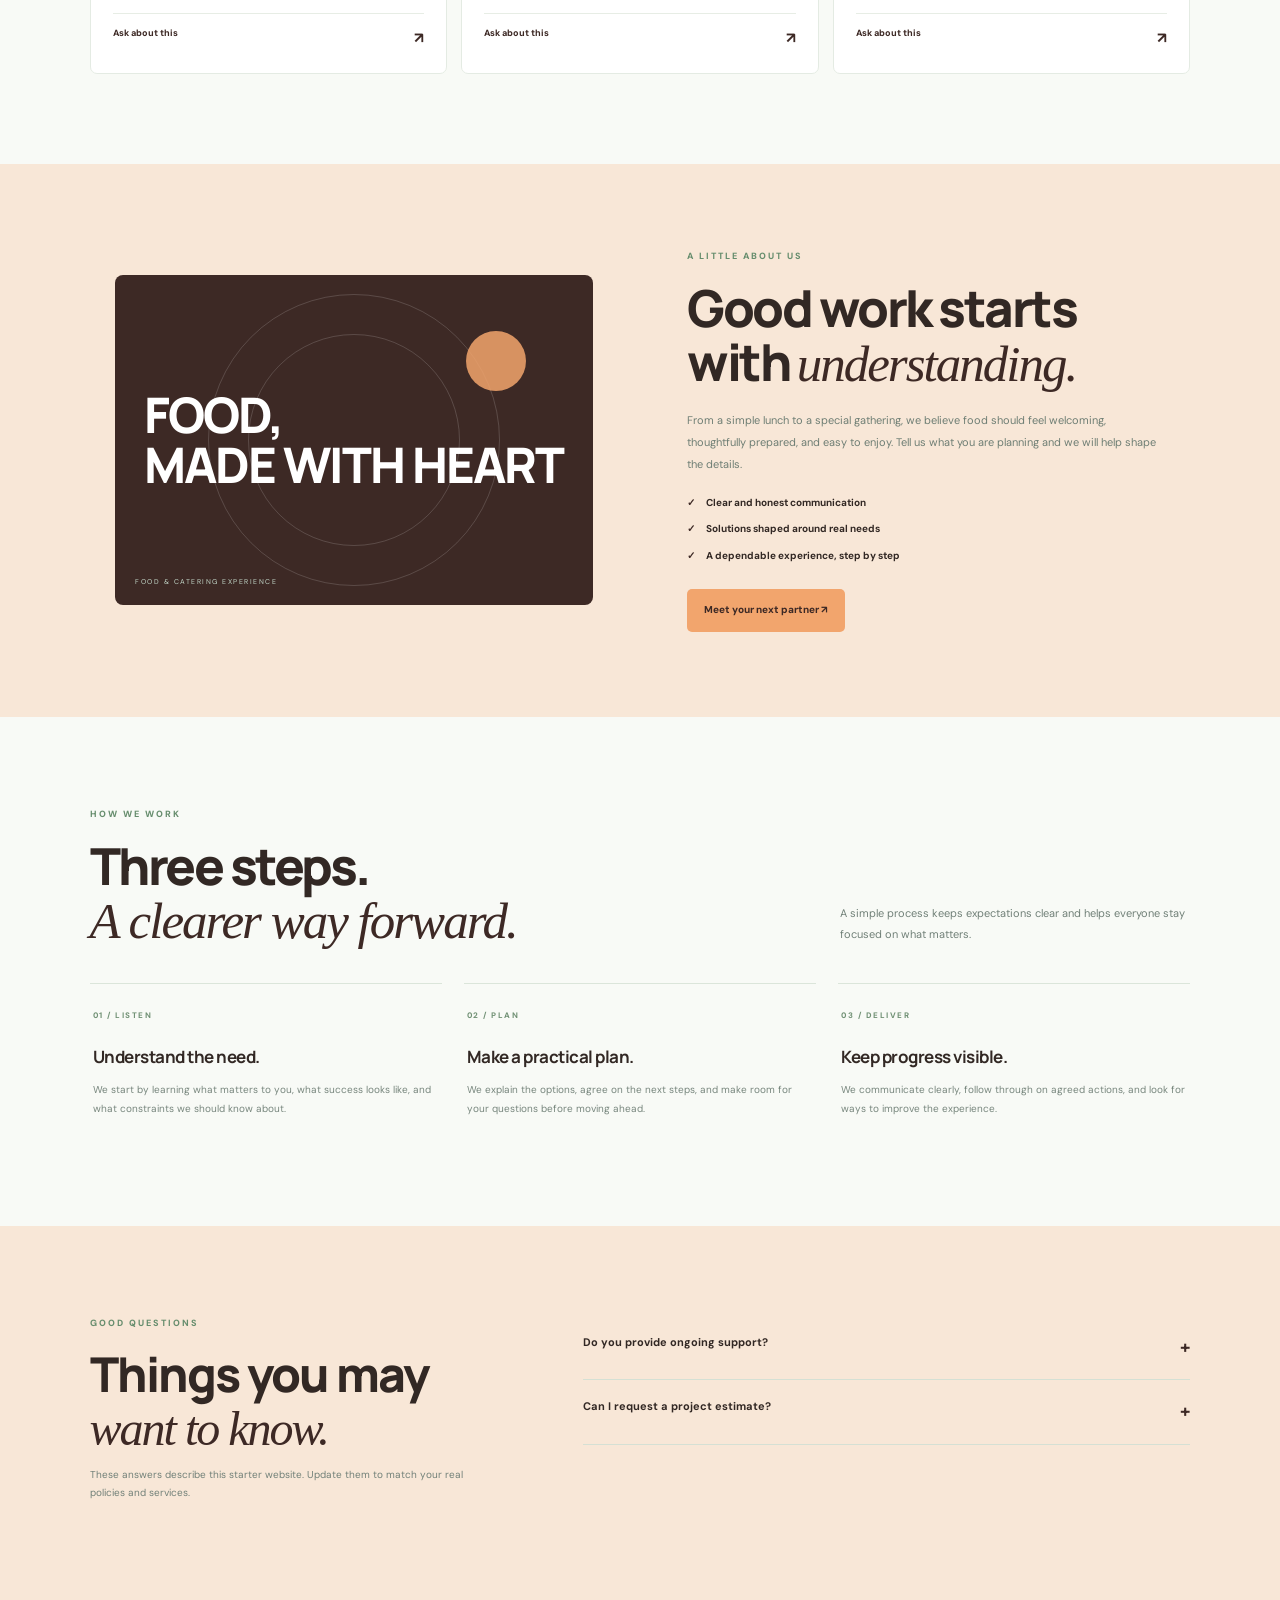
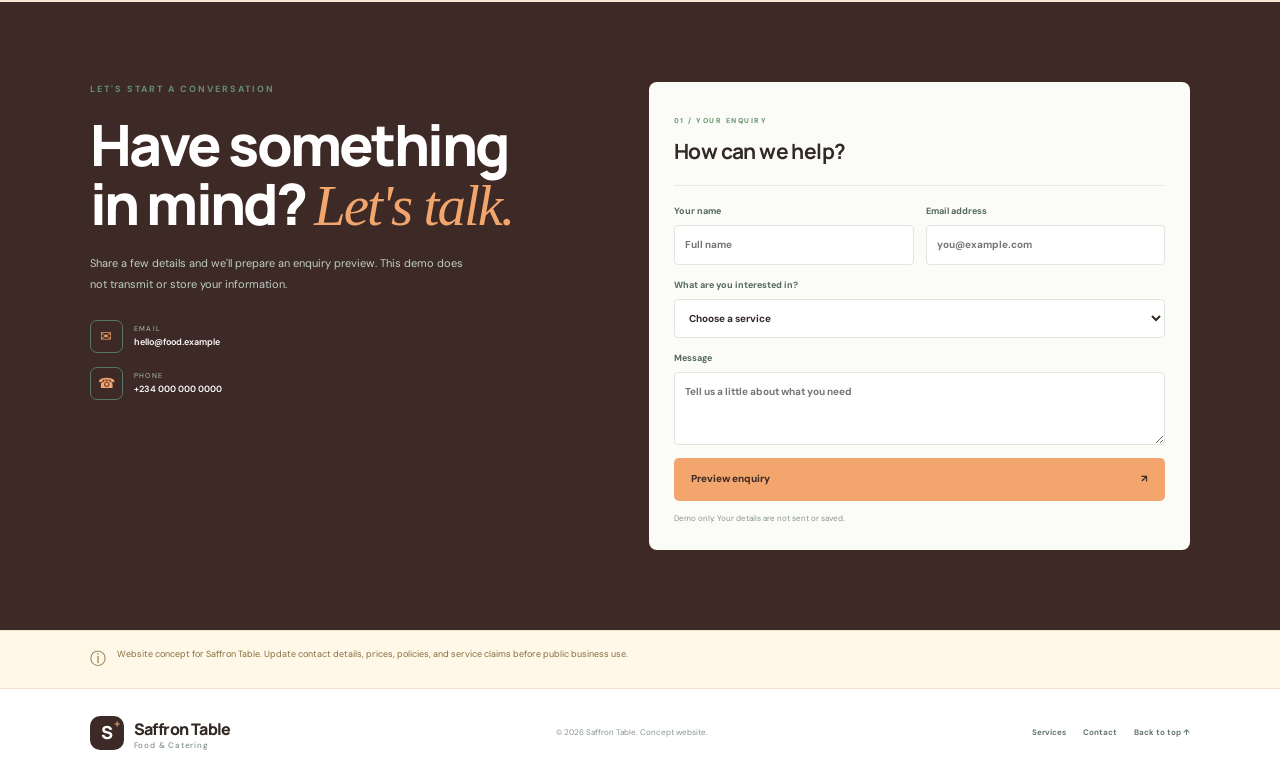
<file: food-website/index.html>
<!doctype html>
<html lang="en"><head><meta charset="utf-8"><meta name="viewport" content="width=device-width,initial-scale=1">
<meta name="description" content="Seasonal menus, thoughtful catering, and memorable food experiences for everyday meals and special gatherings."><meta name="theme-color" content="#102b49">
<title>Saffron Table | Food & Catering</title><link rel="stylesheet" href="styles.css"><script defer src="script.js"></script></head>
<body>
<div class="topline"><span class="live-dot"></span>GOOD FOOD BRINGS US TOGETHER<span class="topline-right">Thoughtful service. Clear next steps.</span></div>
<header class="header"><a class="brand" href="#home"><span class="brand-mark">S<b>+</b></span><span>Saffron Table<small>Food & Catering</small></span></a>
<button class="menu-toggle" aria-expanded="false" aria-label="Toggle menu">☰</button><nav class="nav"><a href="#services">Services</a><a href="#about">About</a><a href="#approach">Our approach</a><a href="#faq">FAQs</a><a class="nav-cta" href="#contact">Let's talk ↗</a></nav></header>
<main><section class="hero" id="home"><div class="hero-copy reveal"><p class="eyebrow"><span></span>GOOD FOOD BRINGS US TOGETHER</p><h1>Made with care. Served with warmth.</h1><p class="hero-intro">Seasonal menus, thoughtful catering, and memorable food experiences for everyday meals and special gatherings.</p><div class="hero-actions"><a class="button primary" href="#services">Explore our menu <span>↗</span></a><a class="button ghost" href="#about">Plan an event with us</a></div><div class="hero-foot"><span class="hero-check">✓</span><span>Strategy meets execution.</span><span class="hero-foot-line"></span><span>01 — 07</span></div></div>
<div class="hero-art reveal" aria-label="Abstract brand illustration"><div class="art-ring ring-one"></div><div class="art-ring ring-two"></div><div class="art-disc"><span class="disc-small">A TABLE FOR EVERY OCCASION</span><strong>Saffron<br><em>Food</em></strong><span class="disc-bottom">PURPOSE · PEOPLE · PROGRESS</span></div><div class="art-chip chip-one"><span>✦</span><div><b>People first</b><small>Always</small></div></div><div class="art-chip chip-two"><span>↗</span><div><b>Built for today</b><small>Ready for tomorrow</small></div></div><div class="art-star">✳</div></div>
<div class="hero-bottom"><span>GOOD WORK STARTS WITH LISTENING</span><i></i><span>SCROLL TO EXPLORE ↓</span></div></section>
<section class="stats-strip"><div class="stat"><strong>01</strong><span>Understand</span></div><div class="stat"><strong>02</strong><span>Engineer</span></div><div class="stat"><strong>03</strong><span>Improve</span></div></section>
<section class="section" id="services"><div class="section-head"><div><p class="eyebrow">WHAT WE CAN HELP WITH</p><h2>Useful services.<br><em>Thoughtful delivery.</em></h2></div><p class="section-description">Explore the ways we can help. Search by keyword or filter by category to find the right starting point.</p></div>
<div class="service-tools"><label class="search"><span>⌕</span><input id="service-search" type="search" placeholder="Search services..." aria-label="Search services"></label><div class="filters"><button class="filter active" data-filter="all">All services</button><button class="filter" data-filter="engineering">Engineering</button><button class="filter" data-filter="operations">Operations</button><button class="filter" data-filter="data">Data</button></div></div>
<div class="service-grid" id="service-grid"><article class="service-card" data-category="engineering" data-search="everyday meals find something for lunch">
          <div class="card-number">01<span> / SERVICE</span></div><div class="card-icon">✳</div>
          <h3>Everyday meals</h3><p>Find something for lunch</p><button class="card-link enquire-service" data-service="Everyday meals">Ask about this <span>↗</span></button></article>
<article class="service-card" data-category="product" data-search="event catering plan food for your event">
          <div class="card-number">02<span> / SERVICE</span></div><div class="card-icon">↗</div>
          <h3>Event catering</h3><p>Plan food for your event</p><button class="card-link enquire-service" data-service="Event catering">Ask about this <span>↗</span></button></article>
<article class="service-card" data-category="operations" data-search="office lunch packages arrange team lunches">
          <div class="card-number">03<span> / SERVICE</span></div><div class="card-icon">◎</div>
          <h3>Office lunch packages</h3><p>Arrange team lunches</p><button class="card-link enquire-service" data-service="Office lunch packages">Ask about this <span>↗</span></button></article>
<article class="service-card" data-category="security" data-search="celebration menus create a menu for a celebration">
          <div class="card-number">04<span> / SERVICE</span></div><div class="card-icon">✦</div>
          <h3>Celebration menus</h3><p>Create a menu for a celebration</p><button class="card-link enquire-service" data-service="Celebration menus">Ask about this <span>↗</span></button></article>
<article class="service-card" data-category="data" data-search="private dining ask about a private gathering">
          <div class="card-number">05<span> / SERVICE</span></div><div class="card-icon">⌁</div>
          <h3>Private dining</h3><p>Ask about a private gathering</p><button class="card-link enquire-service" data-service="Private dining">Ask about this <span>↗</span></button></article>
<article class="service-card" data-category="support" data-search="custom menu planning discuss dietary and menu needs">
          <div class="card-number">06<span> / SERVICE</span></div><div class="card-icon">✚</div>
          <h3>Custom menu planning</h3><p>Discuss dietary and menu needs</p><button class="card-link enquire-service" data-service="Custom menu planning">Ask about this <span>↗</span></button></article></div><p class="no-results" id="no-results" hidden>No matching services. Try a different search.</p></section>
<section class="about-section" id="about"><div class="about-art"><div class="about-big-word">FOOD,<br>MADE WITH HEART</div><div class="about-art-caption">FOOD & CATERING EXPERIENCE</div><span class="about-orb"></span></div><div class="about-copy"><p class="eyebrow">A LITTLE ABOUT US</p><h2>Good work starts<br>with <em>understanding.</em></h2><p>From a simple lunch to a special gathering, we believe food should feel welcoming, thoughtfully prepared, and easy to enjoy. Tell us what you are planning and we will help shape the details.</p><ul><li><span>✓</span> Clear and honest communication</li><li><span>✓</span> Solutions shaped around real needs</li><li><span>✓</span> A dependable experience, step by step</li></ul><a class="button primary" href="#contact">Meet your next partner ↗</a></div></section>
<section class="approach section" id="approach"><div class="section-head"><div><p class="eyebrow">HOW WE WORK</p><h2>Three steps.<br><em>A clearer way forward.</em></h2></div><p class="section-description">A simple process keeps expectations clear and helps everyone stay focused on what matters.</p></div><div class="steps"><article><span>01 / LISTEN</span><h3>Understand the need.</h3><p>We start by learning what matters to you, what success looks like, and what constraints we should know about.</p></article><article><span>02 / PLAN</span><h3>Make a practical plan.</h3><p>We explain the options, agree on the next steps, and make room for your questions before moving ahead.</p></article><article><span>03 / DELIVER</span><h3>Keep progress visible.</h3><p>We communicate clearly, follow through on agreed actions, and look for ways to improve the experience.</p></article></div></section>
<section class="faq-section section" id="faq"><div class="faq-title"><p class="eyebrow">GOOD QUESTIONS</p><h2>Things you may<br><em>want to know.</em></h2><p>These answers describe this starter website. Update them to match your real policies and services.</p></div><div class="faq-list"><details><summary>Do you provide ongoing support?<span>+</span></summary><p>This sample site describes a possible service model. Add your actual support terms and service-level commitments.</p></details><details><summary>Can I request a project estimate?<span>+</span></summary><p>The contact form demonstrates the interface only. Connect an email service or backend to receive submissions.</p></details></div></section>
<section class="contact-section" id="contact"><div class="contact-copy"><p class="eyebrow">LET'S START A CONVERSATION</p><h2>Have something<br>in mind? <em>Let's talk.</em></h2><p>Share a few details and we'll prepare an enquiry preview. This demo does not transmit or store your information.</p><div class="contact-detail"><span>✉</span><div><small>EMAIL</small><b>hello@food.example</b></div></div><div class="contact-detail"><span>☎</span><div><small>PHONE</small><b>+234 000 000 0000</b></div></div></div>
<form class="contact-form" id="contact-form"><div class="form-title"><span>01 / YOUR ENQUIRY</span><h3>How can we help?</h3></div><div class="form-row"><label>Your name<input name="name" required placeholder="Full name" autocomplete="name"></label><label>Email address<input type="email" name="email" required placeholder="you@example.com" autocomplete="email"></label></div><label>What are you interested in?<select name="interest" id="interest" required><option value="">Choose a service</option><option>Everyday meals</option><option>Event catering</option><option>Office lunch packages</option><option>Celebration menus</option><option>Private dining</option><option>Custom menu planning</option><option>Service planning</option><option>Personalised advice</option><option>Ongoing support</option><option>Specialist guidance</option><option>Practical reviews</option><option>Follow-up support</option><option>Something else</option></select></label><label>Message<textarea name="message" rows="3" placeholder="Tell us a little about what you need"></textarea></label><button class="button primary submit-button" type="submit">Preview enquiry <span>↗</span></button><p class="form-note">Demo only. Your details are not sent or saved.</p><div class="form-result" id="form-result" role="status" hidden></div></form></section>
<section class="notice"><span>ⓘ</span><p>Website concept for Saffron Table. Update contact details, prices, policies, and service claims before public business use.</p></section></main>
<footer class="footer"><a class="brand" href="#home"><span class="brand-mark">S<b>+</b></span><span>Saffron Table<small>Food & Catering</small></span></a><p>© <span id="year"></span> Saffron Table. Concept website.</p><div><a href="#services">Services</a><a href="#contact">Contact</a><a href="#home">Back to top ↑</a></div></footer>
<div class="toast" id="toast" role="status" hidden></div>
</body></html>
</file>
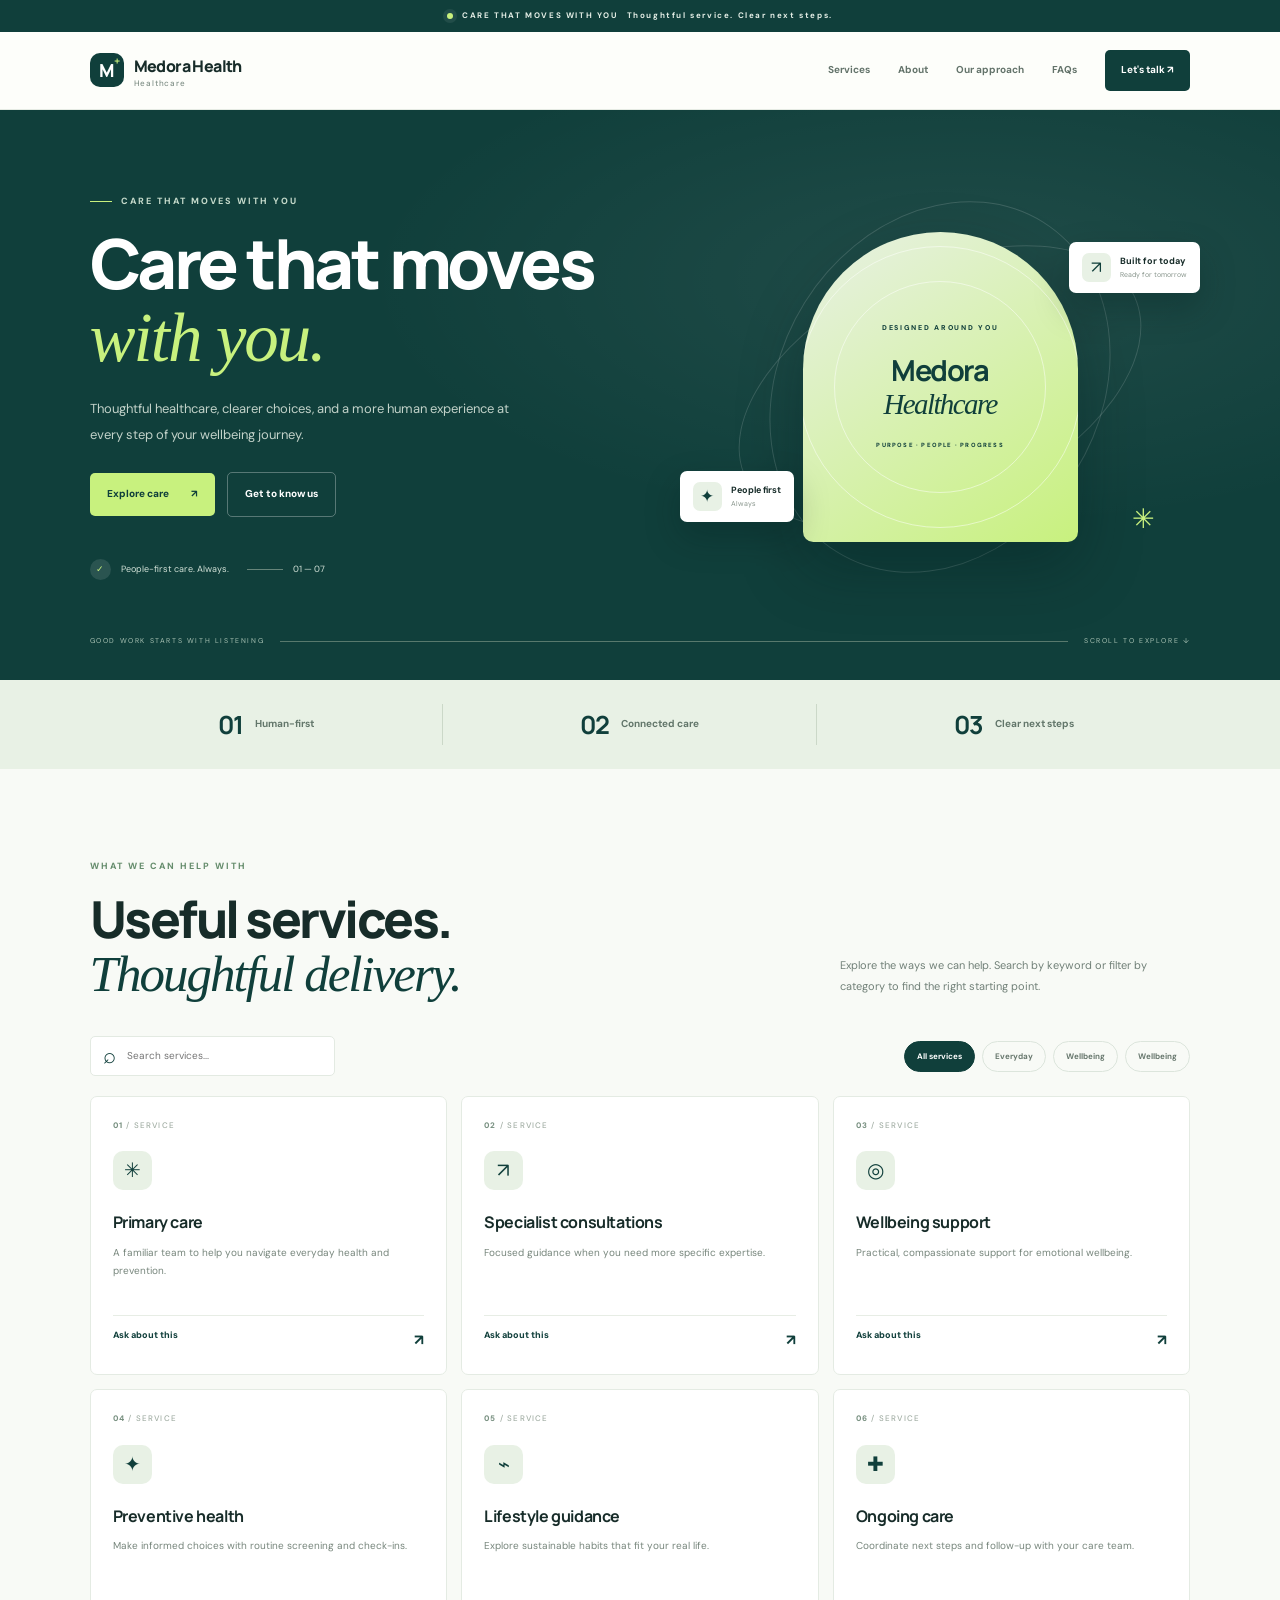
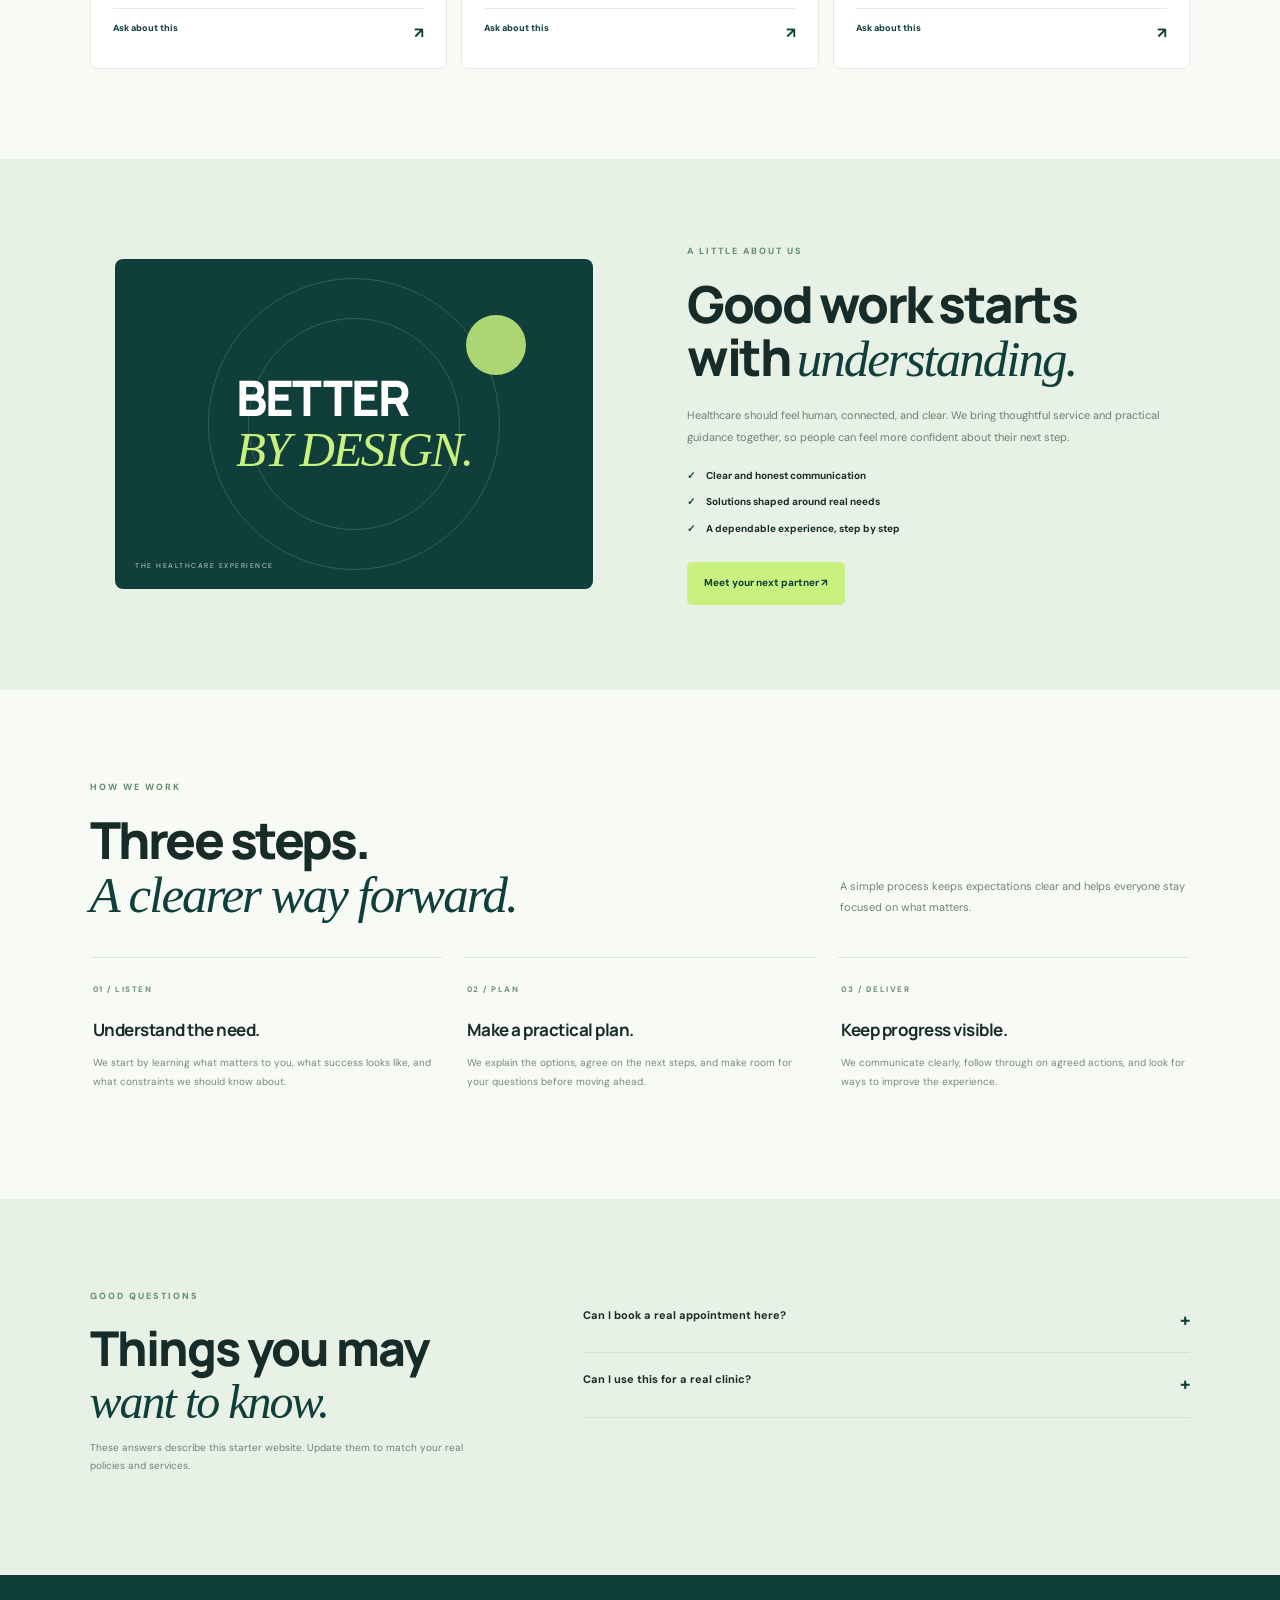
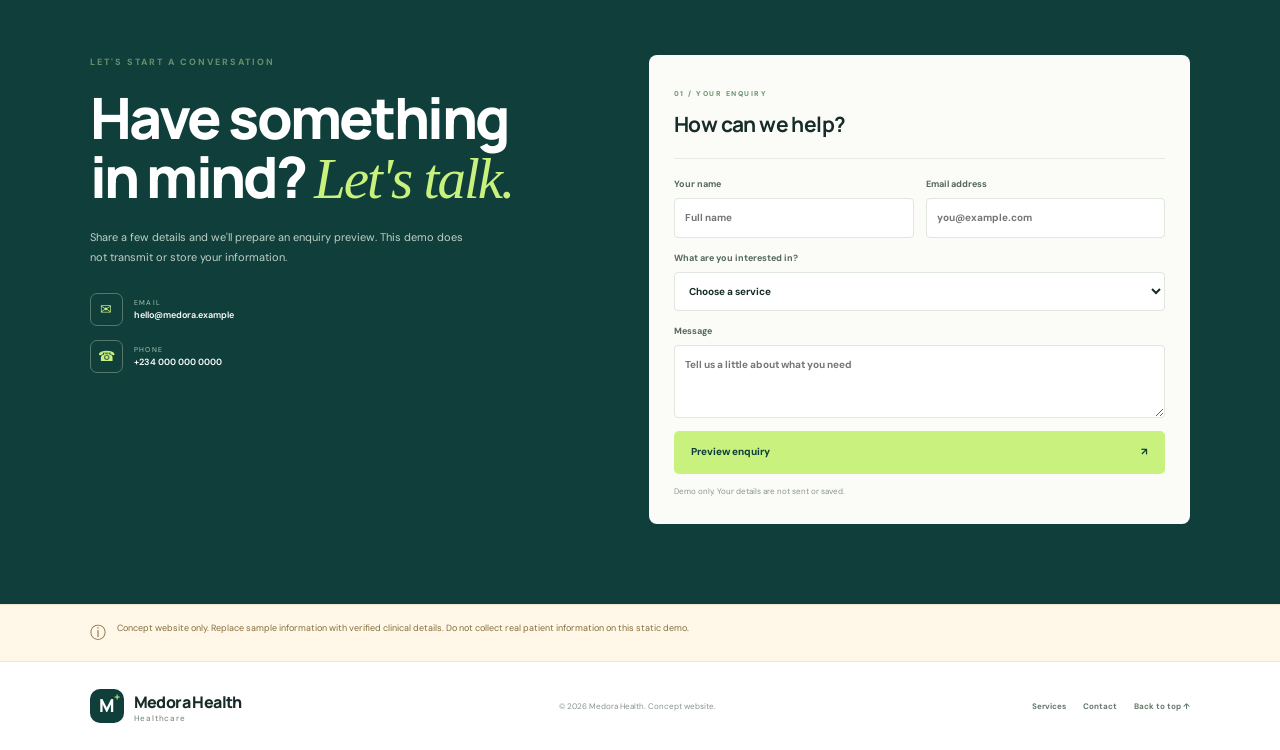
<file: healthcare-website/index.html>
<!doctype html>
<html lang="en"><head><meta charset="utf-8"><meta name="viewport" content="width=device-width,initial-scale=1">
<meta name="description" content="Thoughtful healthcare, clearer choices, and a more human experience at every step of your wellbeing journey."><meta name="theme-color" content="#103f3b">
<title>Medora Health | Healthcare</title><link rel="stylesheet" href="styles.css"><script defer src="script.js"></script></head>
<body>
<div class="topline"><span class="live-dot"></span>CARE THAT MOVES WITH YOU<span class="topline-right">Thoughtful service. Clear next steps.</span></div>
<header class="header"><a class="brand" href="#home"><span class="brand-mark">M<b>+</b></span><span>Medora Health<small>Healthcare</small></span></a>
<button class="menu-toggle" aria-expanded="false" aria-label="Toggle menu">☰</button><nav class="nav"><a href="#services">Services</a><a href="#about">About</a><a href="#approach">Our approach</a><a href="#faq">FAQs</a><a class="nav-cta" href="#contact">Let's talk ↗</a></nav></header>
<main><section class="hero" id="home"><div class="hero-copy reveal"><p class="eyebrow"><span></span>CARE THAT MOVES WITH YOU</p><h1>Care that moves <em>with you.</em></h1><p class="hero-intro">Thoughtful healthcare, clearer choices, and a more human experience at every step of your wellbeing journey.</p><div class="hero-actions"><a class="button primary" href="#services">Explore care <span>↗</span></a><a class="button ghost" href="#about">Get to know us</a></div><div class="hero-foot"><span class="hero-check">✓</span><span>People-first care. Always.</span><span class="hero-foot-line"></span><span>01 — 07</span></div></div>
<div class="hero-art reveal" aria-label="Abstract brand illustration"><div class="art-ring ring-one"></div><div class="art-ring ring-two"></div><div class="art-disc"><span class="disc-small">DESIGNED AROUND YOU</span><strong>Medora<br><em>Healthcare</em></strong><span class="disc-bottom">PURPOSE · PEOPLE · PROGRESS</span></div><div class="art-chip chip-one"><span>✦</span><div><b>People first</b><small>Always</small></div></div><div class="art-chip chip-two"><span>↗</span><div><b>Built for today</b><small>Ready for tomorrow</small></div></div><div class="art-star">✳</div></div>
<div class="hero-bottom"><span>GOOD WORK STARTS WITH LISTENING</span><i></i><span>SCROLL TO EXPLORE ↓</span></div></section>
<section class="stats-strip"><div class="stat"><strong>01</strong><span>Human-first</span></div><div class="stat"><strong>02</strong><span>Connected care</span></div><div class="stat"><strong>03</strong><span>Clear next steps</span></div></section>
<section class="section" id="services"><div class="section-head"><div><p class="eyebrow">WHAT WE CAN HELP WITH</p><h2>Useful services.<br><em>Thoughtful delivery.</em></h2></div><p class="section-description">Explore the ways we can help. Search by keyword or filter by category to find the right starting point.</p></div>
<div class="service-tools"><label class="search"><span>⌕</span><input id="service-search" type="search" placeholder="Search services..." aria-label="Search services"></label><div class="filters"><button class="filter active" data-filter="all">All services</button><button class="filter" data-filter="everyday">Everyday</button><button class="filter" data-filter="wellbeing">Wellbeing</button><button class="filter" data-filter="wellbeing">Wellbeing</button></div></div>
<div class="service-grid" id="service-grid"><article class="service-card" data-category="everyday" data-search="primary care a familiar team to help you navigate everyday health and prevention. everyday">
          <div class="card-number">01<span> / SERVICE</span></div><div class="card-icon">✳</div>
          <h3>Primary care</h3><p>A familiar team to help you navigate everyday health and prevention.</p><button class="card-link enquire-service" data-service="Primary care">Ask about this <span>↗</span></button></article>
<article class="service-card" data-category="specialist" data-search="specialist consultations focused guidance when you need more specific expertise. specialist">
          <div class="card-number">02<span> / SERVICE</span></div><div class="card-icon">↗</div>
          <h3>Specialist consultations</h3><p>Focused guidance when you need more specific expertise.</p><button class="card-link enquire-service" data-service="Specialist consultations">Ask about this <span>↗</span></button></article>
<article class="service-card" data-category="wellbeing" data-search="wellbeing support practical, compassionate support for emotional wellbeing. wellbeing">
          <div class="card-number">03<span> / SERVICE</span></div><div class="card-icon">◎</div>
          <h3>Wellbeing support</h3><p>Practical, compassionate support for emotional wellbeing.</p><button class="card-link enquire-service" data-service="Wellbeing support">Ask about this <span>↗</span></button></article>
<article class="service-card" data-category="everyday" data-search="preventive health make informed choices with routine screening and check-ins. everyday">
          <div class="card-number">04<span> / SERVICE</span></div><div class="card-icon">✦</div>
          <h3>Preventive health</h3><p>Make informed choices with routine screening and check-ins.</p><button class="card-link enquire-service" data-service="Preventive health">Ask about this <span>↗</span></button></article>
<article class="service-card" data-category="wellbeing" data-search="lifestyle guidance explore sustainable habits that fit your real life. wellbeing">
          <div class="card-number">05<span> / SERVICE</span></div><div class="card-icon">⌁</div>
          <h3>Lifestyle guidance</h3><p>Explore sustainable habits that fit your real life.</p><button class="card-link enquire-service" data-service="Lifestyle guidance">Ask about this <span>↗</span></button></article>
<article class="service-card" data-category="specialist" data-search="ongoing care coordinate next steps and follow-up with your care team. specialist">
          <div class="card-number">06<span> / SERVICE</span></div><div class="card-icon">✚</div>
          <h3>Ongoing care</h3><p>Coordinate next steps and follow-up with your care team.</p><button class="card-link enquire-service" data-service="Ongoing care">Ask about this <span>↗</span></button></article></div><p class="no-results" id="no-results" hidden>No matching services. Try a different search.</p></section>
<section class="about-section" id="about"><div class="about-art"><div class="about-big-word">BETTER<br><em>BY DESIGN.</em></div><div class="about-art-caption">THE HEALTHCARE EXPERIENCE</div><span class="about-orb"></span></div><div class="about-copy"><p class="eyebrow">A LITTLE ABOUT US</p><h2>Good work starts<br>with <em>understanding.</em></h2><p>Healthcare should feel human, connected, and clear. We bring thoughtful service and practical guidance together, so people can feel more confident about their next step.</p><ul><li><span>✓</span> Clear and honest communication</li><li><span>✓</span> Solutions shaped around real needs</li><li><span>✓</span> A dependable experience, step by step</li></ul><a class="button primary" href="#contact">Meet your next partner ↗</a></div></section>
<section class="approach section" id="approach"><div class="section-head"><div><p class="eyebrow">HOW WE WORK</p><h2>Three steps.<br><em>A clearer way forward.</em></h2></div><p class="section-description">A simple process keeps expectations clear and helps everyone stay focused on what matters.</p></div><div class="steps"><article><span>01 / LISTEN</span><h3>Understand the need.</h3><p>We start by learning what matters to you, what success looks like, and what constraints we should know about.</p></article><article><span>02 / PLAN</span><h3>Make a practical plan.</h3><p>We explain the options, agree on the next steps, and make room for your questions before moving ahead.</p></article><article><span>03 / DELIVER</span><h3>Keep progress visible.</h3><p>We communicate clearly, follow through on agreed actions, and look for ways to improve the experience.</p></article></div></section>
<section class="faq-section section" id="faq"><div class="faq-title"><p class="eyebrow">GOOD QUESTIONS</p><h2>Things you may<br><em>want to know.</em></h2><p>These answers describe this starter website. Update them to match your real policies and services.</p></div><div class="faq-list"><details><summary>Can I book a real appointment here?<span>+</span></summary><p>Not yet. The form is a front-end demo and does not send or store requests.</p></details><details><summary>Can I use this for a real clinic?<span>+</span></summary><p>Yes, after replacing sample details and connecting a secure booking backend with appropriate privacy safeguards.</p></details></div></section>
<section class="contact-section" id="contact"><div class="contact-copy"><p class="eyebrow">LET'S START A CONVERSATION</p><h2>Have something<br>in mind? <em>Let's talk.</em></h2><p>Share a few details and we'll prepare an enquiry preview. This demo does not transmit or store your information.</p><div class="contact-detail"><span>✉</span><div><small>EMAIL</small><b>hello@medora.example</b></div></div><div class="contact-detail"><span>☎</span><div><small>PHONE</small><b>+234 000 000 0000</b></div></div></div>
<form class="contact-form" id="contact-form"><div class="form-title"><span>01 / YOUR ENQUIRY</span><h3>How can we help?</h3></div><div class="form-row"><label>Your name<input name="name" required placeholder="Full name" autocomplete="name"></label><label>Email address<input type="email" name="email" required placeholder="you@example.com" autocomplete="email"></label></div><label>What are you interested in?<select name="interest" id="interest" required><option value="">Choose a service</option><option>Primary care</option><option>Specialist consultations</option><option>Wellbeing support</option><option>Preventive health</option><option>Lifestyle guidance</option><option>Ongoing care</option><option>Something else</option></select></label><label>Message<textarea name="message" rows="3" placeholder="Tell us a little about what you need"></textarea></label><button class="button primary submit-button" type="submit">Preview enquiry <span>↗</span></button><p class="form-note">Demo only. Your details are not sent or saved.</p><div class="form-result" id="form-result" role="status" hidden></div></form></section>
<section class="notice"><span>ⓘ</span><p>Concept website only. Replace sample information with verified clinical details. Do not collect real patient information on this static demo.</p></section></main>
<footer class="footer"><a class="brand" href="#home"><span class="brand-mark">M<b>+</b></span><span>Medora Health<small>Healthcare</small></span></a><p>© <span id="year"></span> Medora Health. Concept website.</p><div><a href="#services">Services</a><a href="#contact">Contact</a><a href="#home">Back to top ↑</a></div></footer>
<div class="toast" id="toast" role="status" hidden></div>
</body></html>
</file>
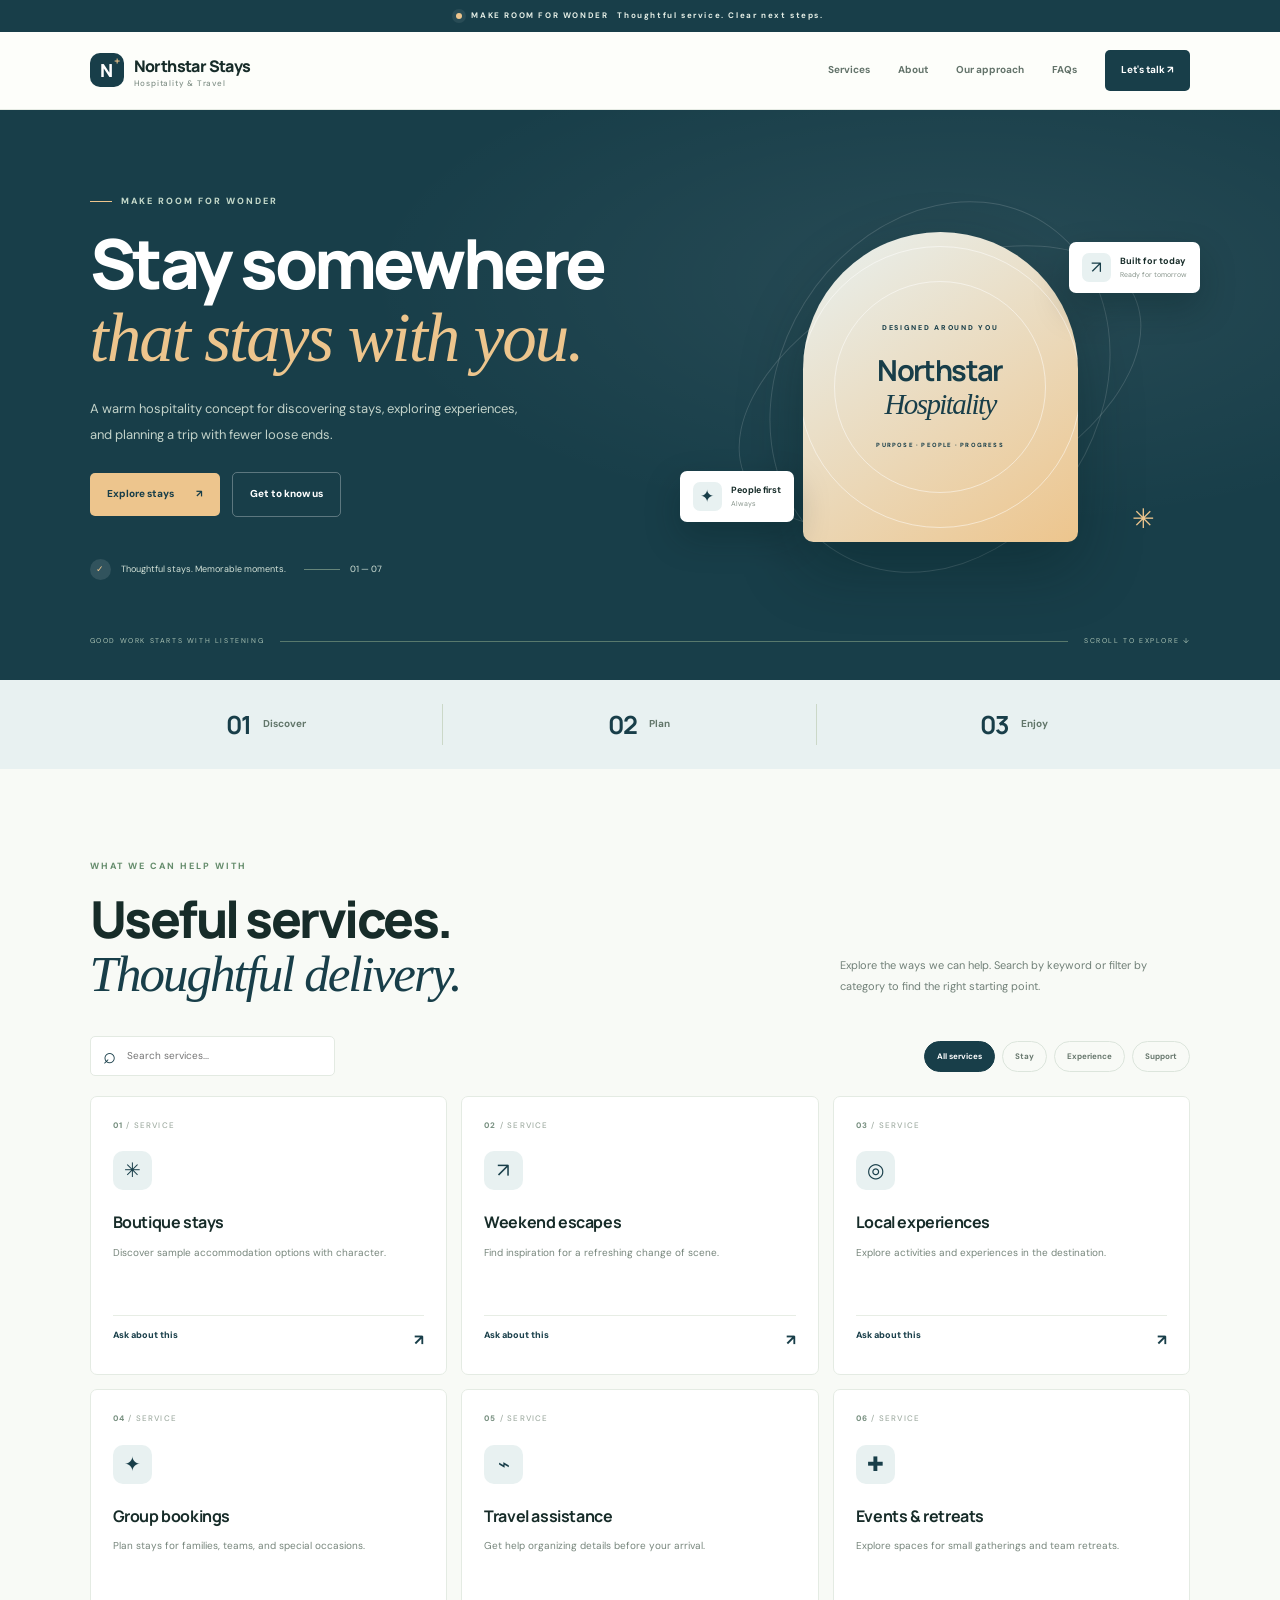
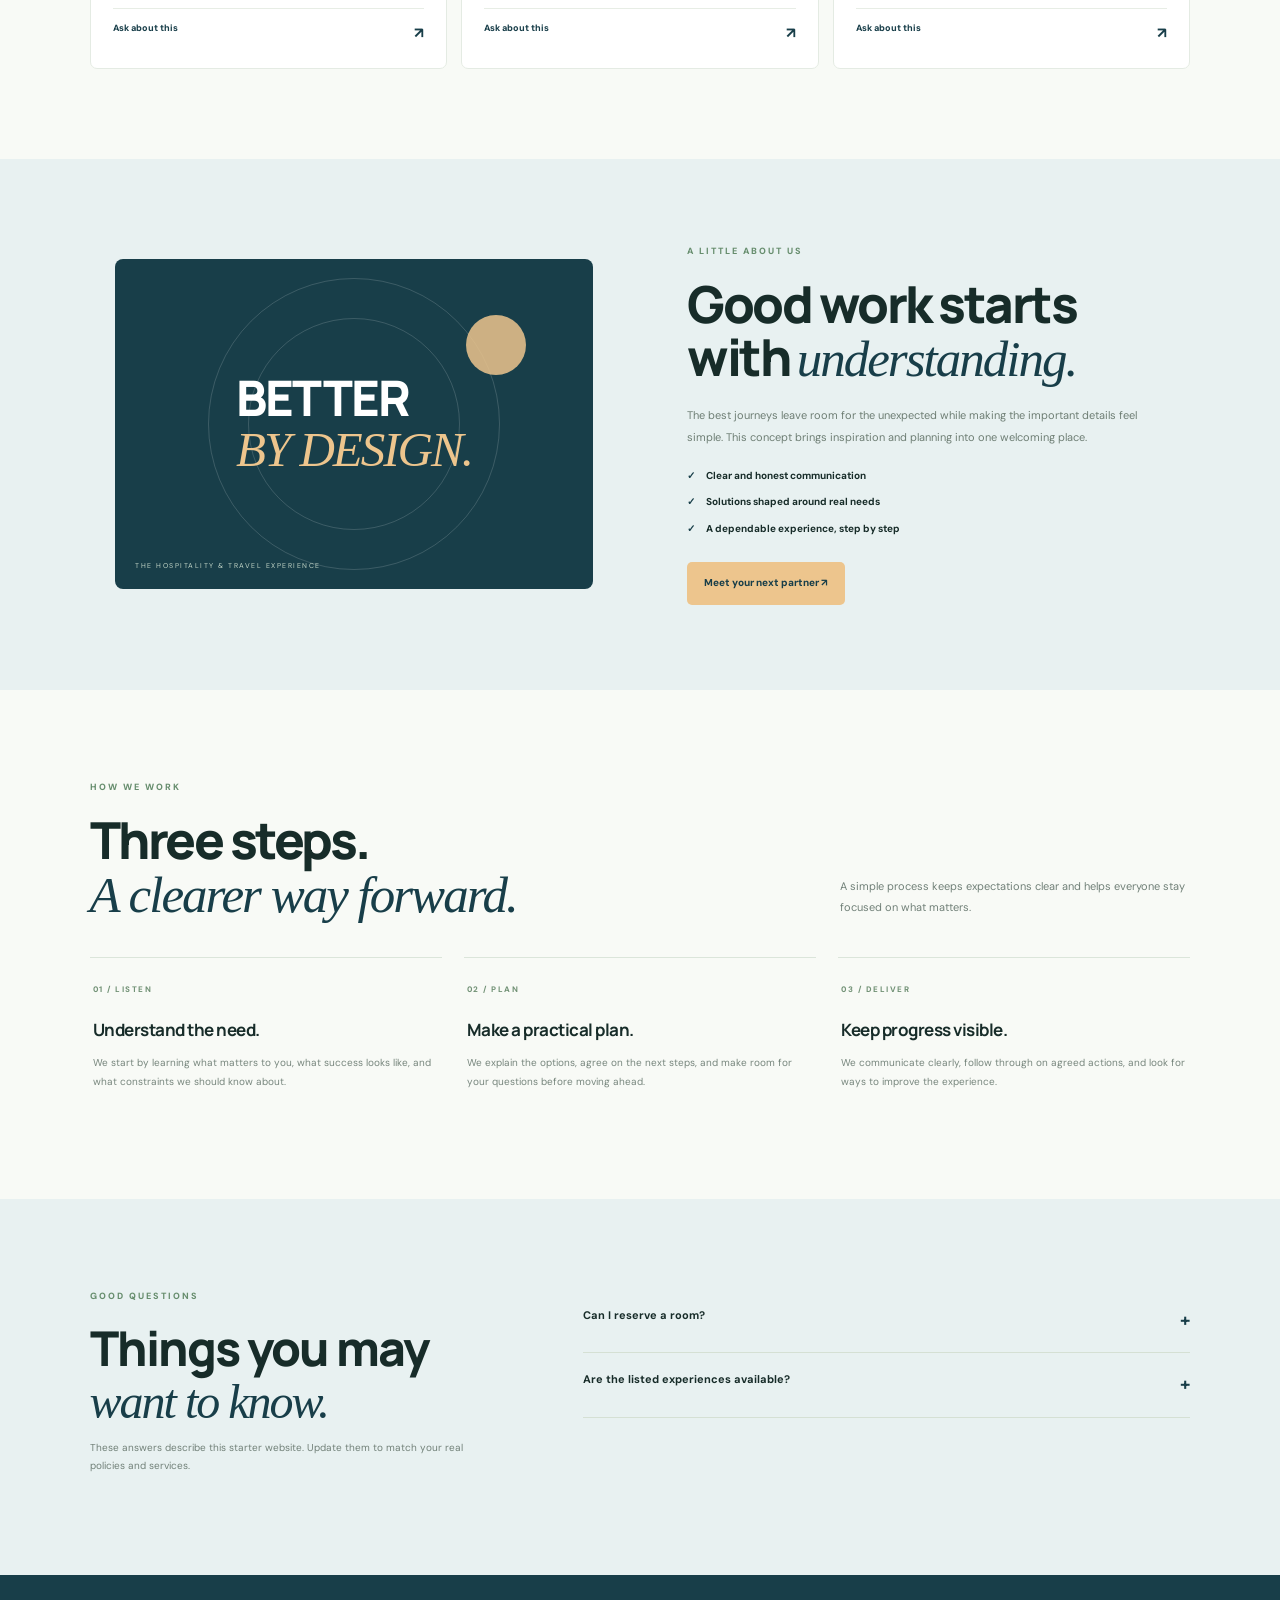
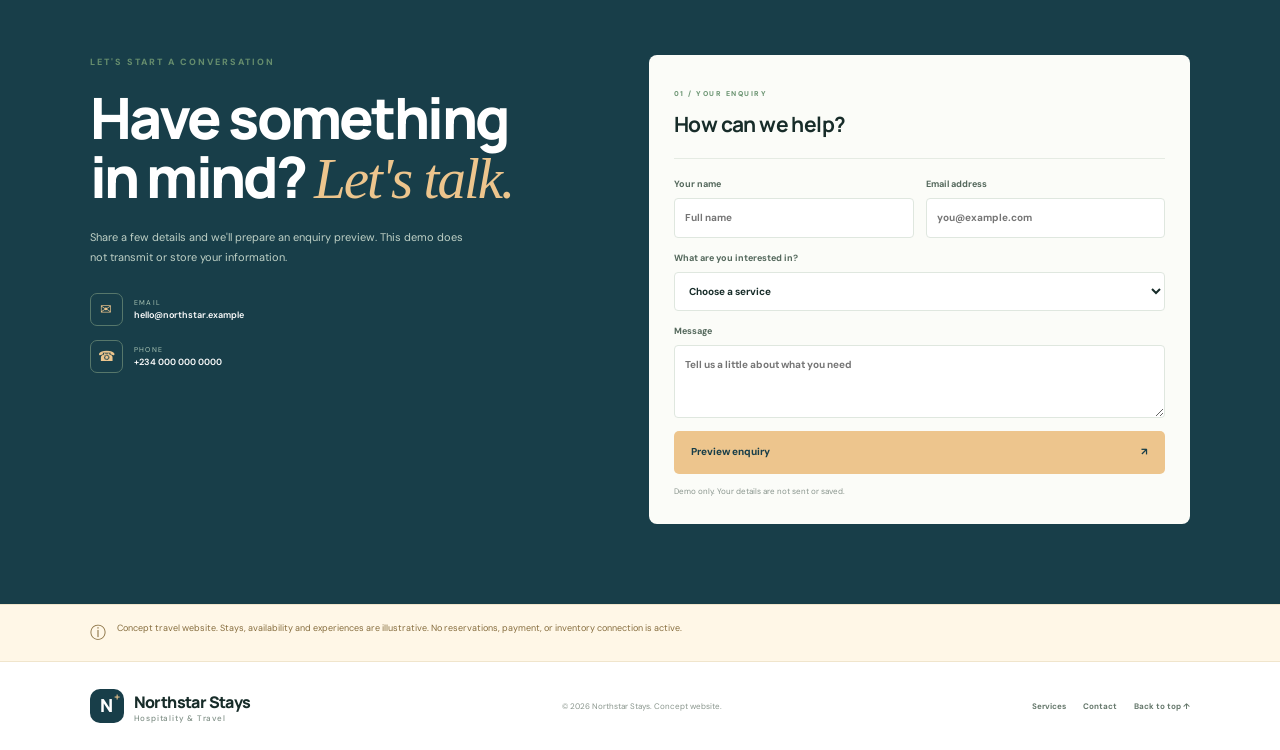
<file: hospitality-website/index.html>
<!doctype html>
<html lang="en"><head><meta charset="utf-8"><meta name="viewport" content="width=device-width,initial-scale=1">
<meta name="description" content="A warm hospitality concept for discovering stays, exploring experiences, and planning a trip with fewer loose ends."><meta name="theme-color" content="#183e49">
<title>Northstar Stays | Hospitality &amp; Travel</title><link rel="stylesheet" href="styles.css"><script defer src="script.js"></script></head>
<body>
<div class="topline"><span class="live-dot"></span>MAKE ROOM FOR WONDER<span class="topline-right">Thoughtful service. Clear next steps.</span></div>
<header class="header"><a class="brand" href="#home"><span class="brand-mark">N<b>+</b></span><span>Northstar Stays<small>Hospitality &amp; Travel</small></span></a>
<button class="menu-toggle" aria-expanded="false" aria-label="Toggle menu">☰</button><nav class="nav"><a href="#services">Services</a><a href="#about">About</a><a href="#approach">Our approach</a><a href="#faq">FAQs</a><a class="nav-cta" href="#contact">Let's talk ↗</a></nav></header>
<main><section class="hero" id="home"><div class="hero-copy reveal"><p class="eyebrow"><span></span>MAKE ROOM FOR WONDER</p><h1>Stay somewhere <em>that stays with you.</em></h1><p class="hero-intro">A warm hospitality concept for discovering stays, exploring experiences, and planning a trip with fewer loose ends.</p><div class="hero-actions"><a class="button primary" href="#services">Explore stays <span>↗</span></a><a class="button ghost" href="#about">Get to know us</a></div><div class="hero-foot"><span class="hero-check">✓</span><span>Thoughtful stays. Memorable moments.</span><span class="hero-foot-line"></span><span>01 — 07</span></div></div>
<div class="hero-art reveal" aria-label="Abstract brand illustration"><div class="art-ring ring-one"></div><div class="art-ring ring-two"></div><div class="art-disc"><span class="disc-small">DESIGNED AROUND YOU</span><strong>Northstar<br><em>Hospitality</em></strong><span class="disc-bottom">PURPOSE · PEOPLE · PROGRESS</span></div><div class="art-chip chip-one"><span>✦</span><div><b>People first</b><small>Always</small></div></div><div class="art-chip chip-two"><span>↗</span><div><b>Built for today</b><small>Ready for tomorrow</small></div></div><div class="art-star">✳</div></div>
<div class="hero-bottom"><span>GOOD WORK STARTS WITH LISTENING</span><i></i><span>SCROLL TO EXPLORE ↓</span></div></section>
<section class="stats-strip"><div class="stat"><strong>01</strong><span>Discover</span></div><div class="stat"><strong>02</strong><span>Plan</span></div><div class="stat"><strong>03</strong><span>Enjoy</span></div></section>
<section class="section" id="services"><div class="section-head"><div><p class="eyebrow">WHAT WE CAN HELP WITH</p><h2>Useful services.<br><em>Thoughtful delivery.</em></h2></div><p class="section-description">Explore the ways we can help. Search by keyword or filter by category to find the right starting point.</p></div>
<div class="service-tools"><label class="search"><span>⌕</span><input id="service-search" type="search" placeholder="Search services..." aria-label="Search services"></label><div class="filters"><button class="filter active" data-filter="all">All services</button><button class="filter" data-filter="stay">Stay</button><button class="filter" data-filter="experience">Experience</button><button class="filter" data-filter="support">Support</button></div></div>
<div class="service-grid" id="service-grid"><article class="service-card" data-category="stay" data-search="boutique stays discover sample accommodation options with character. stay">
          <div class="card-number">01<span> / SERVICE</span></div><div class="card-icon">✳</div>
          <h3>Boutique stays</h3><p>Discover sample accommodation options with character.</p><button class="card-link enquire-service" data-service="Boutique stays">Ask about this <span>↗</span></button></article>
<article class="service-card" data-category="explore" data-search="weekend escapes find inspiration for a refreshing change of scene. explore">
          <div class="card-number">02<span> / SERVICE</span></div><div class="card-icon">↗</div>
          <h3>Weekend escapes</h3><p>Find inspiration for a refreshing change of scene.</p><button class="card-link enquire-service" data-service="Weekend escapes">Ask about this <span>↗</span></button></article>
<article class="service-card" data-category="experience" data-search="local experiences explore activities and experiences in the destination. experience">
          <div class="card-number">03<span> / SERVICE</span></div><div class="card-icon">◎</div>
          <h3>Local experiences</h3><p>Explore activities and experiences in the destination.</p><button class="card-link enquire-service" data-service="Local experiences">Ask about this <span>↗</span></button></article>
<article class="service-card" data-category="booking" data-search="group bookings plan stays for families, teams, and special occasions. booking">
          <div class="card-number">04<span> / SERVICE</span></div><div class="card-icon">✦</div>
          <h3>Group bookings</h3><p>Plan stays for families, teams, and special occasions.</p><button class="card-link enquire-service" data-service="Group bookings">Ask about this <span>↗</span></button></article>
<article class="service-card" data-category="support" data-search="travel assistance get help organizing details before your arrival. support">
          <div class="card-number">05<span> / SERVICE</span></div><div class="card-icon">⌁</div>
          <h3>Travel assistance</h3><p>Get help organizing details before your arrival.</p><button class="card-link enquire-service" data-service="Travel assistance">Ask about this <span>↗</span></button></article>
<article class="service-card" data-category="events" data-search="events &amp; retreats explore spaces for small gatherings and team retreats. events">
          <div class="card-number">06<span> / SERVICE</span></div><div class="card-icon">✚</div>
          <h3>Events &amp; retreats</h3><p>Explore spaces for small gatherings and team retreats.</p><button class="card-link enquire-service" data-service="Events &amp; retreats">Ask about this <span>↗</span></button></article></div><p class="no-results" id="no-results" hidden>No matching services. Try a different search.</p></section>
<section class="about-section" id="about"><div class="about-art"><div class="about-big-word">BETTER<br><em>BY DESIGN.</em></div><div class="about-art-caption">THE HOSPITALITY &amp; TRAVEL EXPERIENCE</div><span class="about-orb"></span></div><div class="about-copy"><p class="eyebrow">A LITTLE ABOUT US</p><h2>Good work starts<br>with <em>understanding.</em></h2><p>The best journeys leave room for the unexpected while making the important details feel simple. This concept brings inspiration and planning into one welcoming place.</p><ul><li><span>✓</span> Clear and honest communication</li><li><span>✓</span> Solutions shaped around real needs</li><li><span>✓</span> A dependable experience, step by step</li></ul><a class="button primary" href="#contact">Meet your next partner ↗</a></div></section>
<section class="approach section" id="approach"><div class="section-head"><div><p class="eyebrow">HOW WE WORK</p><h2>Three steps.<br><em>A clearer way forward.</em></h2></div><p class="section-description">A simple process keeps expectations clear and helps everyone stay focused on what matters.</p></div><div class="steps"><article><span>01 / LISTEN</span><h3>Understand the need.</h3><p>We start by learning what matters to you, what success looks like, and what constraints we should know about.</p></article><article><span>02 / PLAN</span><h3>Make a practical plan.</h3><p>We explain the options, agree on the next steps, and make room for your questions before moving ahead.</p></article><article><span>03 / DELIVER</span><h3>Keep progress visible.</h3><p>We communicate clearly, follow through on agreed actions, and look for ways to improve the experience.</p></article></div></section>
<section class="faq-section section" id="faq"><div class="faq-title"><p class="eyebrow">GOOD QUESTIONS</p><h2>Things you may<br><em>want to know.</em></h2><p>These answers describe this starter website. Update them to match your real policies and services.</p></div><div class="faq-list"><details><summary>Can I reserve a room?<span>+</span></summary><p>The enquiry form is a demo and does not create a reservation. Connect a booking engine before accepting guests.</p></details><details><summary>Are the listed experiences available?<span>+</span></summary><p>No live availability is connected. Replace sample content with accurate offers and terms.</p></details></div></section>
<section class="contact-section" id="contact"><div class="contact-copy"><p class="eyebrow">LET'S START A CONVERSATION</p><h2>Have something<br>in mind? <em>Let's talk.</em></h2><p>Share a few details and we'll prepare an enquiry preview. This demo does not transmit or store your information.</p><div class="contact-detail"><span>✉</span><div><small>EMAIL</small><b>hello@northstar.example</b></div></div><div class="contact-detail"><span>☎</span><div><small>PHONE</small><b>+234 000 000 0000</b></div></div></div>
<form class="contact-form" id="contact-form"><div class="form-title"><span>01 / YOUR ENQUIRY</span><h3>How can we help?</h3></div><div class="form-row"><label>Your name<input name="name" required placeholder="Full name" autocomplete="name"></label><label>Email address<input type="email" name="email" required placeholder="you@example.com" autocomplete="email"></label></div><label>What are you interested in?<select name="interest" id="interest" required><option value="">Choose a service</option><option>Boutique stays</option><option>Weekend escapes</option><option>Local experiences</option><option>Group bookings</option><option>Travel assistance</option><option>Events &amp; retreats</option><option>Something else</option></select></label><label>Message<textarea name="message" rows="3" placeholder="Tell us a little about what you need"></textarea></label><button class="button primary submit-button" type="submit">Preview enquiry <span>↗</span></button><p class="form-note">Demo only. Your details are not sent or saved.</p><div class="form-result" id="form-result" role="status" hidden></div></form></section>
<section class="notice"><span>ⓘ</span><p>Concept travel website. Stays, availability and experiences are illustrative. No reservations, payment, or inventory connection is active.</p></section></main>
<footer class="footer"><a class="brand" href="#home"><span class="brand-mark">N<b>+</b></span><span>Northstar Stays<small>Hospitality &amp; Travel</small></span></a><p>© <span id="year"></span> Northstar Stays. Concept website.</p><div><a href="#services">Services</a><a href="#contact">Contact</a><a href="#home">Back to top ↑</a></div></footer>
<div class="toast" id="toast" role="status" hidden></div>
</body></html>
</file>
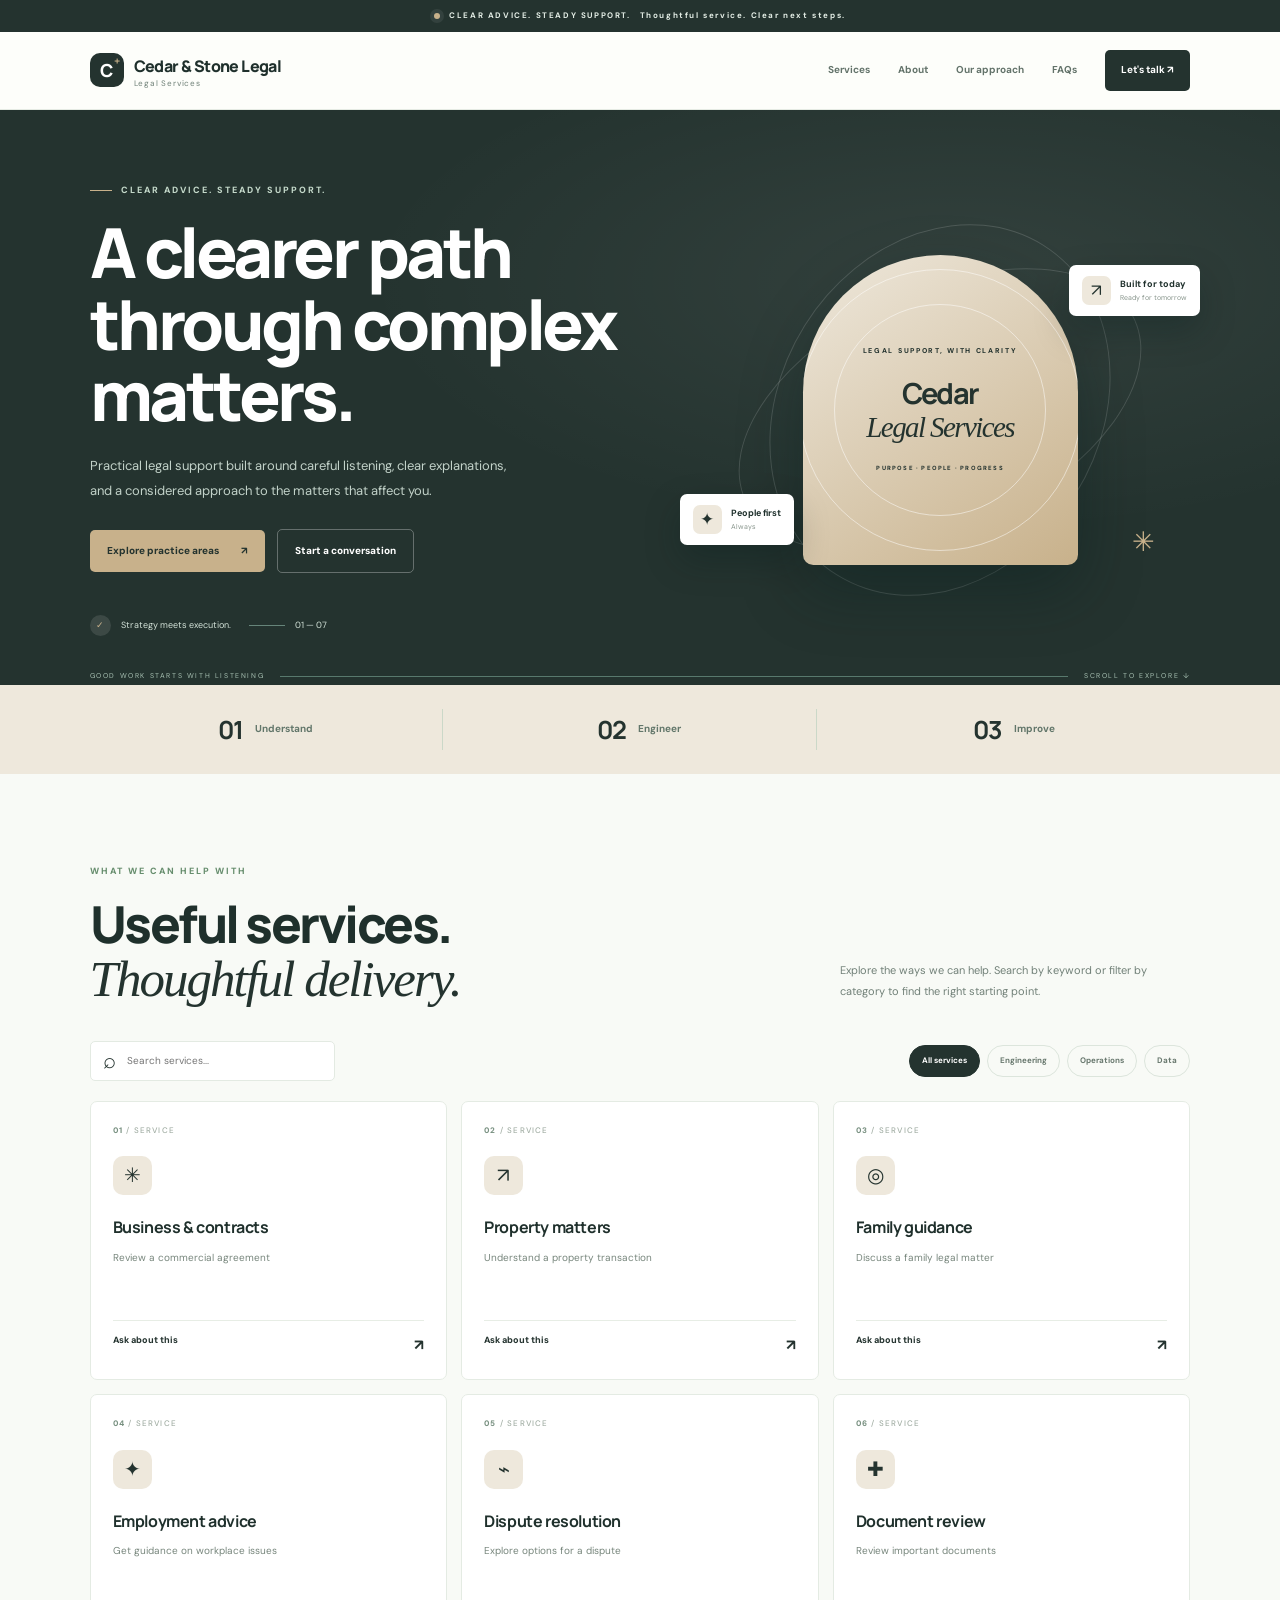
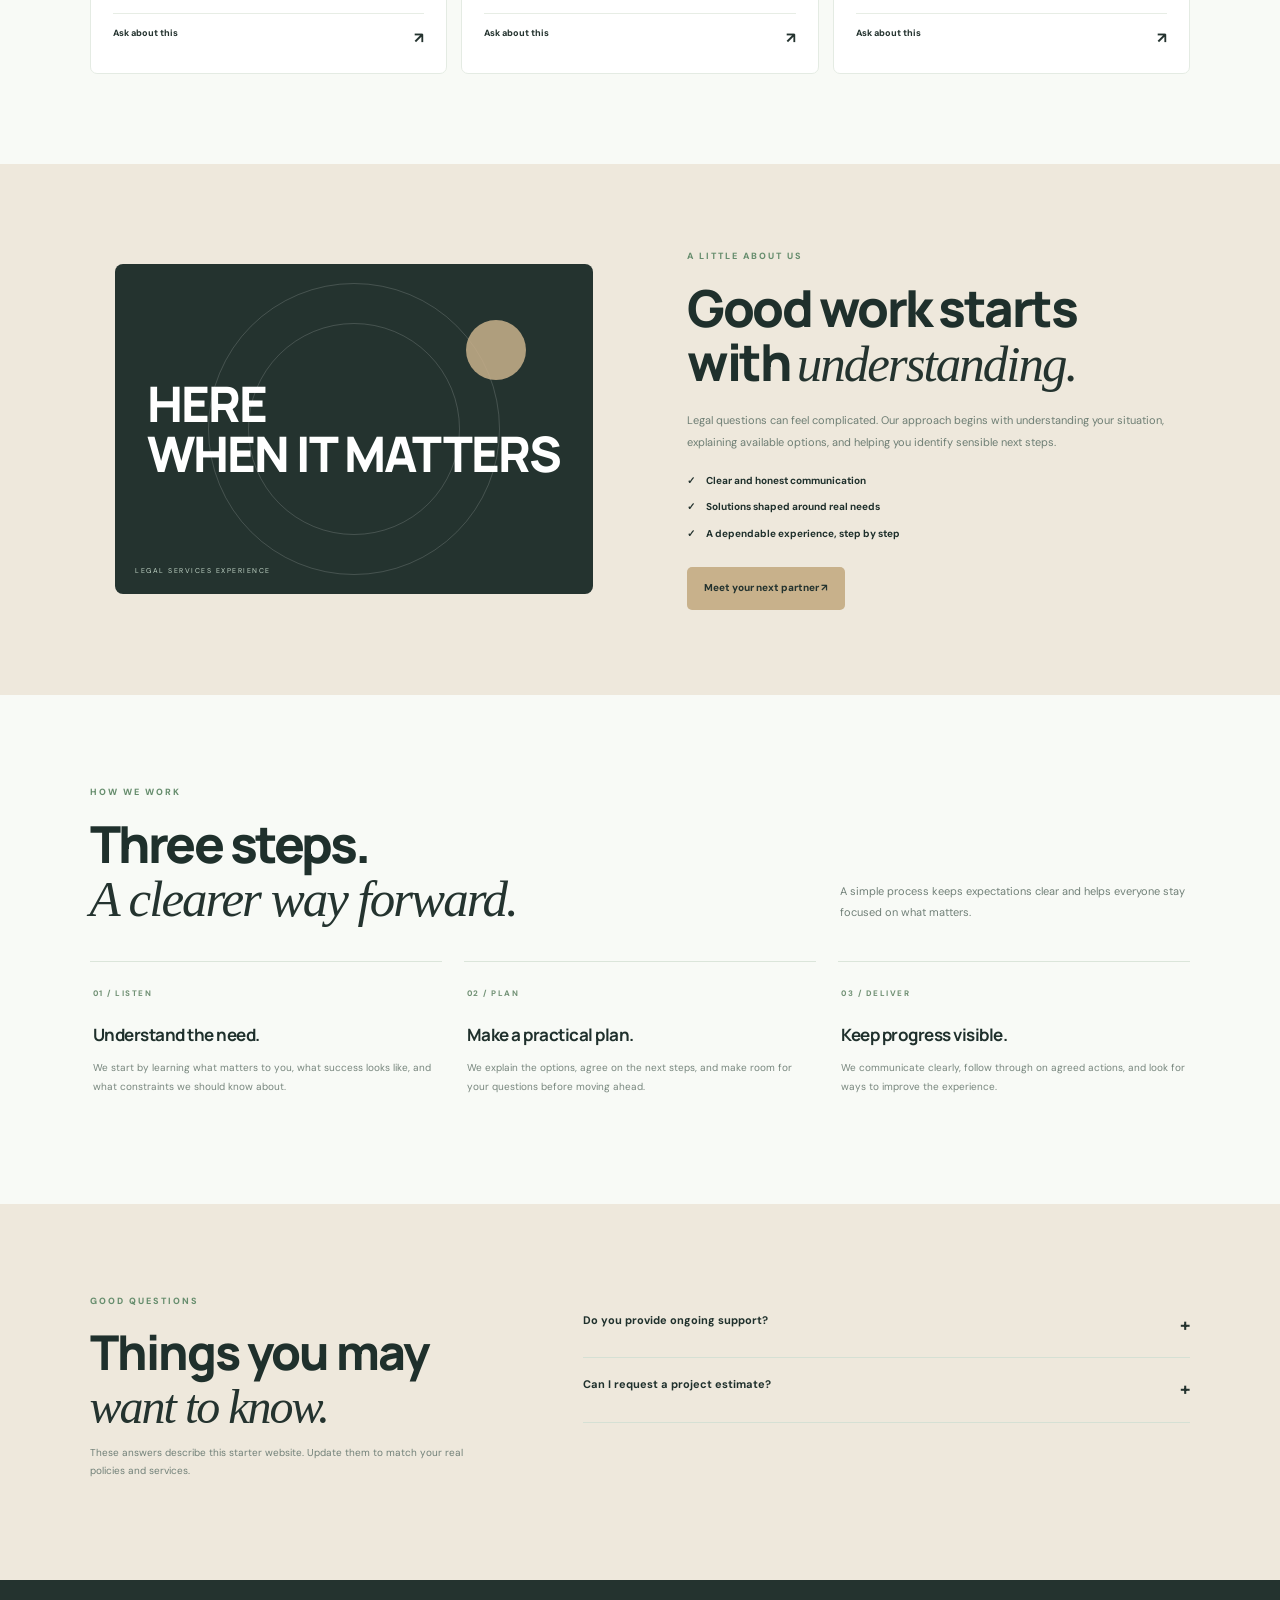
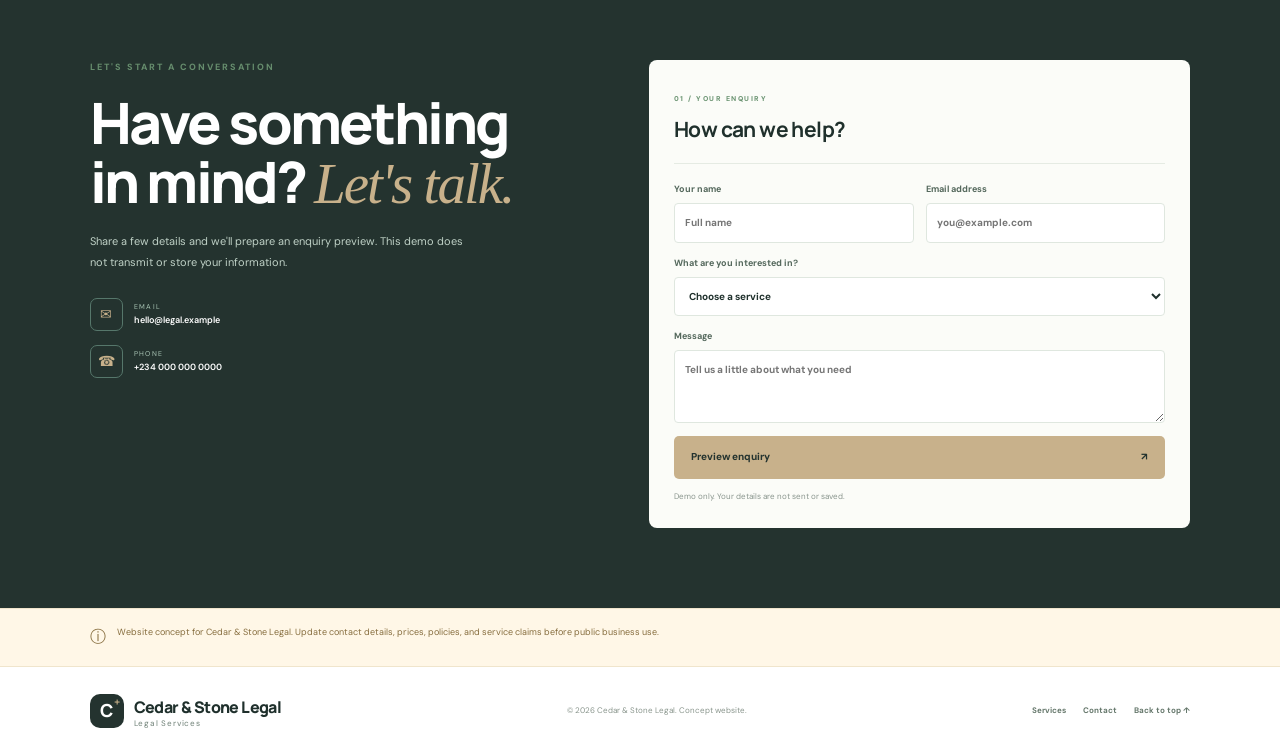
<file: legal-website/index.html>
<!doctype html>
<html lang="en"><head><meta charset="utf-8"><meta name="viewport" content="width=device-width,initial-scale=1">
<meta name="description" content="Practical legal support built around careful listening, clear explanations, and a considered approach to the matters that affect you."><meta name="theme-color" content="#102b49">
<title>Cedar & Stone Legal | Legal Services</title><link rel="stylesheet" href="styles.css"><script defer src="script.js"></script></head>
<body>
<div class="topline"><span class="live-dot"></span>CLEAR ADVICE. STEADY SUPPORT.<span class="topline-right">Thoughtful service. Clear next steps.</span></div>
<header class="header"><a class="brand" href="#home"><span class="brand-mark">C<b>+</b></span><span>Cedar & Stone Legal<small>Legal Services</small></span></a>
<button class="menu-toggle" aria-expanded="false" aria-label="Toggle menu">☰</button><nav class="nav"><a href="#services">Services</a><a href="#about">About</a><a href="#approach">Our approach</a><a href="#faq">FAQs</a><a class="nav-cta" href="#contact">Let's talk ↗</a></nav></header>
<main><section class="hero" id="home"><div class="hero-copy reveal"><p class="eyebrow"><span></span>CLEAR ADVICE. STEADY SUPPORT.</p><h1>A clearer path through complex matters.</h1><p class="hero-intro">Practical legal support built around careful listening, clear explanations, and a considered approach to the matters that affect you.</p><div class="hero-actions"><a class="button primary" href="#services">Explore practice areas <span>↗</span></a><a class="button ghost" href="#about">Start a conversation</a></div><div class="hero-foot"><span class="hero-check">✓</span><span>Strategy meets execution.</span><span class="hero-foot-line"></span><span>01 — 07</span></div></div>
<div class="hero-art reveal" aria-label="Abstract brand illustration"><div class="art-ring ring-one"></div><div class="art-ring ring-two"></div><div class="art-disc"><span class="disc-small">LEGAL SUPPORT, WITH CLARITY</span><strong>Cedar<br><em>Legal Services</em></strong><span class="disc-bottom">PURPOSE · PEOPLE · PROGRESS</span></div><div class="art-chip chip-one"><span>✦</span><div><b>People first</b><small>Always</small></div></div><div class="art-chip chip-two"><span>↗</span><div><b>Built for today</b><small>Ready for tomorrow</small></div></div><div class="art-star">✳</div></div>
<div class="hero-bottom"><span>GOOD WORK STARTS WITH LISTENING</span><i></i><span>SCROLL TO EXPLORE ↓</span></div></section>
<section class="stats-strip"><div class="stat"><strong>01</strong><span>Understand</span></div><div class="stat"><strong>02</strong><span>Engineer</span></div><div class="stat"><strong>03</strong><span>Improve</span></div></section>
<section class="section" id="services"><div class="section-head"><div><p class="eyebrow">WHAT WE CAN HELP WITH</p><h2>Useful services.<br><em>Thoughtful delivery.</em></h2></div><p class="section-description">Explore the ways we can help. Search by keyword or filter by category to find the right starting point.</p></div>
<div class="service-tools"><label class="search"><span>⌕</span><input id="service-search" type="search" placeholder="Search services..." aria-label="Search services"></label><div class="filters"><button class="filter active" data-filter="all">All services</button><button class="filter" data-filter="engineering">Engineering</button><button class="filter" data-filter="operations">Operations</button><button class="filter" data-filter="data">Data</button></div></div>
<div class="service-grid" id="service-grid"><article class="service-card" data-category="engineering" data-search="business &amp; contracts review a commercial agreement">
          <div class="card-number">01<span> / SERVICE</span></div><div class="card-icon">✳</div>
          <h3>Business &amp; contracts</h3><p>Review a commercial agreement</p><button class="card-link enquire-service" data-service="Business &amp; contracts">Ask about this <span>↗</span></button></article>
<article class="service-card" data-category="product" data-search="property matters understand a property transaction">
          <div class="card-number">02<span> / SERVICE</span></div><div class="card-icon">↗</div>
          <h3>Property matters</h3><p>Understand a property transaction</p><button class="card-link enquire-service" data-service="Property matters">Ask about this <span>↗</span></button></article>
<article class="service-card" data-category="operations" data-search="family guidance discuss a family legal matter">
          <div class="card-number">03<span> / SERVICE</span></div><div class="card-icon">◎</div>
          <h3>Family guidance</h3><p>Discuss a family legal matter</p><button class="card-link enquire-service" data-service="Family guidance">Ask about this <span>↗</span></button></article>
<article class="service-card" data-category="security" data-search="employment advice get guidance on workplace issues">
          <div class="card-number">04<span> / SERVICE</span></div><div class="card-icon">✦</div>
          <h3>Employment advice</h3><p>Get guidance on workplace issues</p><button class="card-link enquire-service" data-service="Employment advice">Ask about this <span>↗</span></button></article>
<article class="service-card" data-category="data" data-search="dispute resolution explore options for a dispute">
          <div class="card-number">05<span> / SERVICE</span></div><div class="card-icon">⌁</div>
          <h3>Dispute resolution</h3><p>Explore options for a dispute</p><button class="card-link enquire-service" data-service="Dispute resolution">Ask about this <span>↗</span></button></article>
<article class="service-card" data-category="support" data-search="document review review important documents">
          <div class="card-number">06<span> / SERVICE</span></div><div class="card-icon">✚</div>
          <h3>Document review</h3><p>Review important documents</p><button class="card-link enquire-service" data-service="Document review">Ask about this <span>↗</span></button></article></div><p class="no-results" id="no-results" hidden>No matching services. Try a different search.</p></section>
<section class="about-section" id="about"><div class="about-art"><div class="about-big-word">HERE<br>WHEN IT MATTERS</div><div class="about-art-caption">LEGAL SERVICES EXPERIENCE</div><span class="about-orb"></span></div><div class="about-copy"><p class="eyebrow">A LITTLE ABOUT US</p><h2>Good work starts<br>with <em>understanding.</em></h2><p>Legal questions can feel complicated. Our approach begins with understanding your situation, explaining available options, and helping you identify sensible next steps.</p><ul><li><span>✓</span> Clear and honest communication</li><li><span>✓</span> Solutions shaped around real needs</li><li><span>✓</span> A dependable experience, step by step</li></ul><a class="button primary" href="#contact">Meet your next partner ↗</a></div></section>
<section class="approach section" id="approach"><div class="section-head"><div><p class="eyebrow">HOW WE WORK</p><h2>Three steps.<br><em>A clearer way forward.</em></h2></div><p class="section-description">A simple process keeps expectations clear and helps everyone stay focused on what matters.</p></div><div class="steps"><article><span>01 / LISTEN</span><h3>Understand the need.</h3><p>We start by learning what matters to you, what success looks like, and what constraints we should know about.</p></article><article><span>02 / PLAN</span><h3>Make a practical plan.</h3><p>We explain the options, agree on the next steps, and make room for your questions before moving ahead.</p></article><article><span>03 / DELIVER</span><h3>Keep progress visible.</h3><p>We communicate clearly, follow through on agreed actions, and look for ways to improve the experience.</p></article></div></section>
<section class="faq-section section" id="faq"><div class="faq-title"><p class="eyebrow">GOOD QUESTIONS</p><h2>Things you may<br><em>want to know.</em></h2><p>These answers describe this starter website. Update them to match your real policies and services.</p></div><div class="faq-list"><details><summary>Do you provide ongoing support?<span>+</span></summary><p>This sample site describes a possible service model. Add your actual support terms and service-level commitments.</p></details><details><summary>Can I request a project estimate?<span>+</span></summary><p>The contact form demonstrates the interface only. Connect an email service or backend to receive submissions.</p></details></div></section>
<section class="contact-section" id="contact"><div class="contact-copy"><p class="eyebrow">LET'S START A CONVERSATION</p><h2>Have something<br>in mind? <em>Let's talk.</em></h2><p>Share a few details and we'll prepare an enquiry preview. This demo does not transmit or store your information.</p><div class="contact-detail"><span>✉</span><div><small>EMAIL</small><b>hello@legal.example</b></div></div><div class="contact-detail"><span>☎</span><div><small>PHONE</small><b>+234 000 000 0000</b></div></div></div>
<form class="contact-form" id="contact-form"><div class="form-title"><span>01 / YOUR ENQUIRY</span><h3>How can we help?</h3></div><div class="form-row"><label>Your name<input name="name" required placeholder="Full name" autocomplete="name"></label><label>Email address<input type="email" name="email" required placeholder="you@example.com" autocomplete="email"></label></div><label>What are you interested in?<select name="interest" id="interest" required><option value="">Choose a service</option><option>Business &amp; contracts</option><option>Property matters</option><option>Family guidance</option><option>Employment advice</option><option>Dispute resolution</option><option>Document review</option><option>Service planning</option><option>Personalised advice</option><option>Ongoing support</option><option>Specialist guidance</option><option>Practical reviews</option><option>Follow-up support</option><option>Something else</option></select></label><label>Message<textarea name="message" rows="3" placeholder="Tell us a little about what you need"></textarea></label><button class="button primary submit-button" type="submit">Preview enquiry <span>↗</span></button><p class="form-note">Demo only. Your details are not sent or saved.</p><div class="form-result" id="form-result" role="status" hidden></div></form></section>
<section class="notice"><span>ⓘ</span><p>Website concept for Cedar & Stone Legal. Update contact details, prices, policies, and service claims before public business use.</p></section></main>
<footer class="footer"><a class="brand" href="#home"><span class="brand-mark">C<b>+</b></span><span>Cedar & Stone Legal<small>Legal Services</small></span></a><p>© <span id="year"></span> Cedar & Stone Legal. Concept website.</p><div><a href="#services">Services</a><a href="#contact">Contact</a><a href="#home">Back to top ↑</a></div></footer>
<div class="toast" id="toast" role="status" hidden></div>
</body></html>
</file>
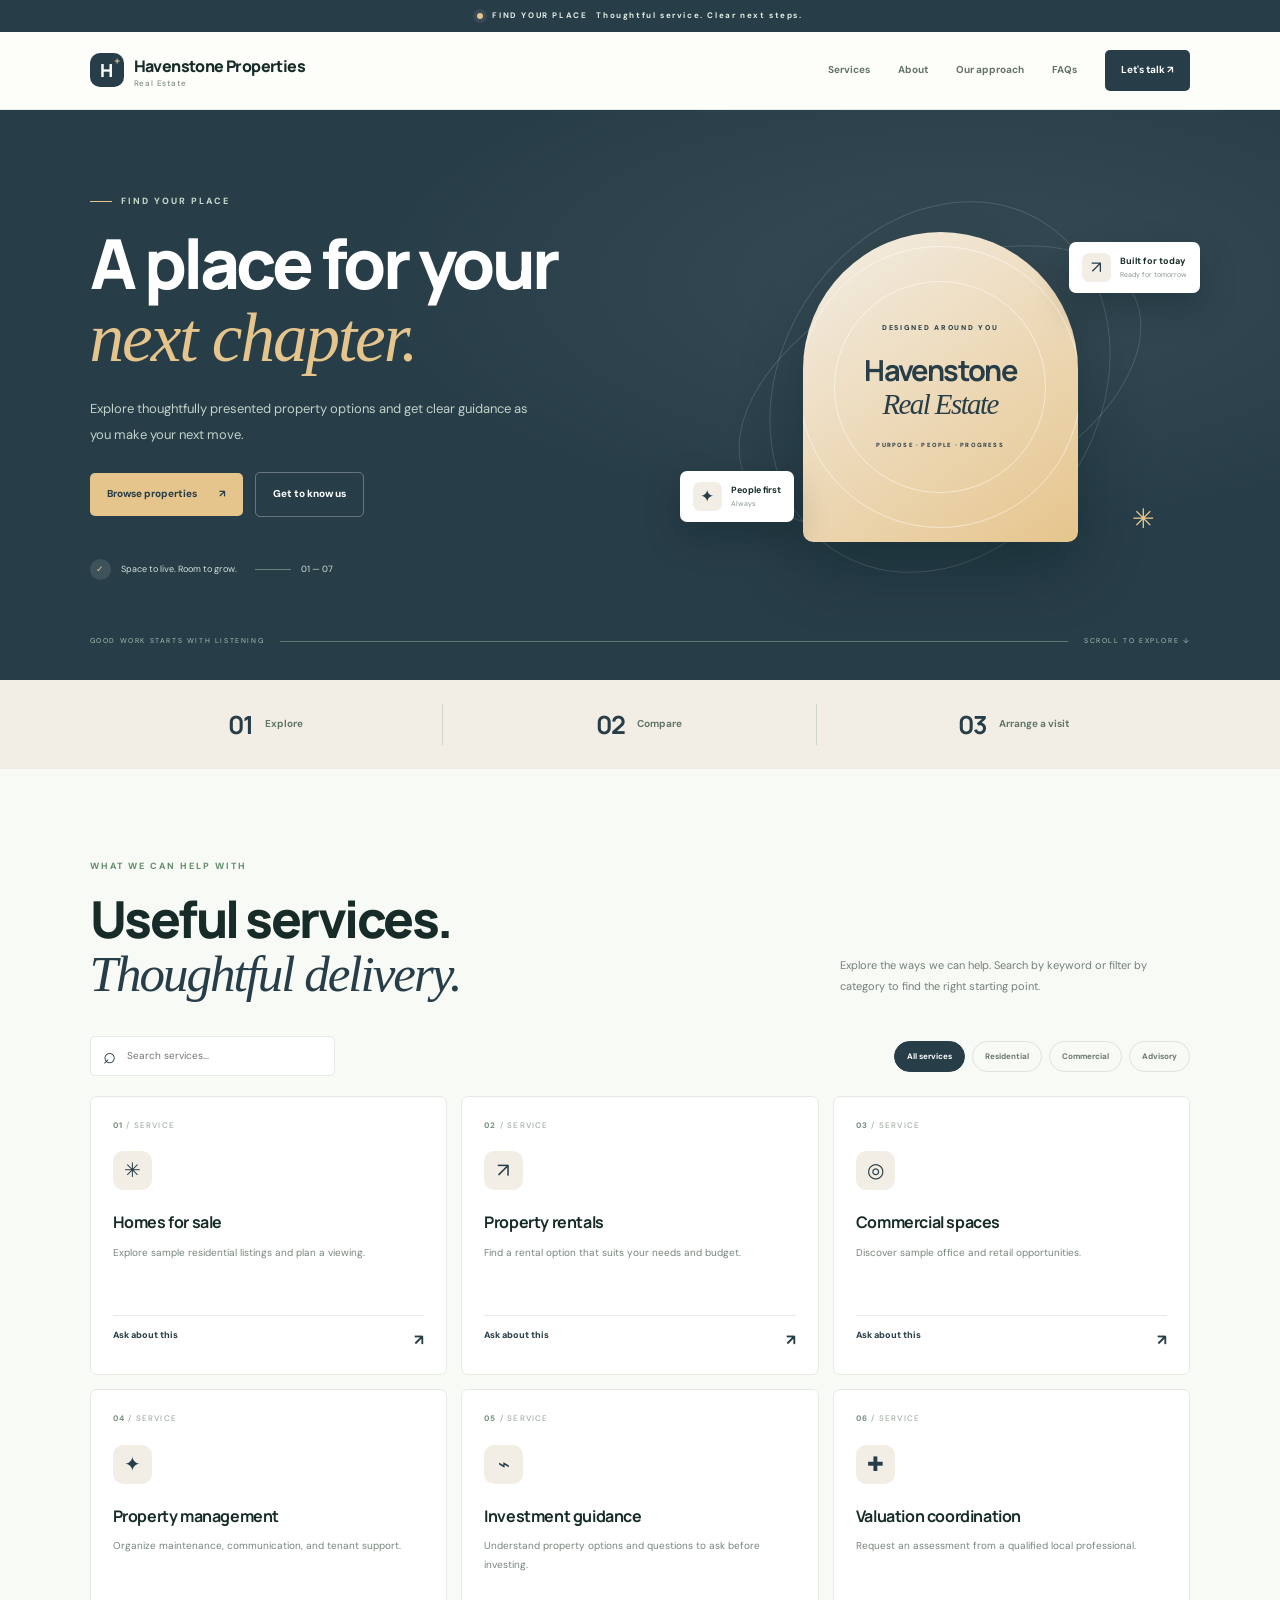
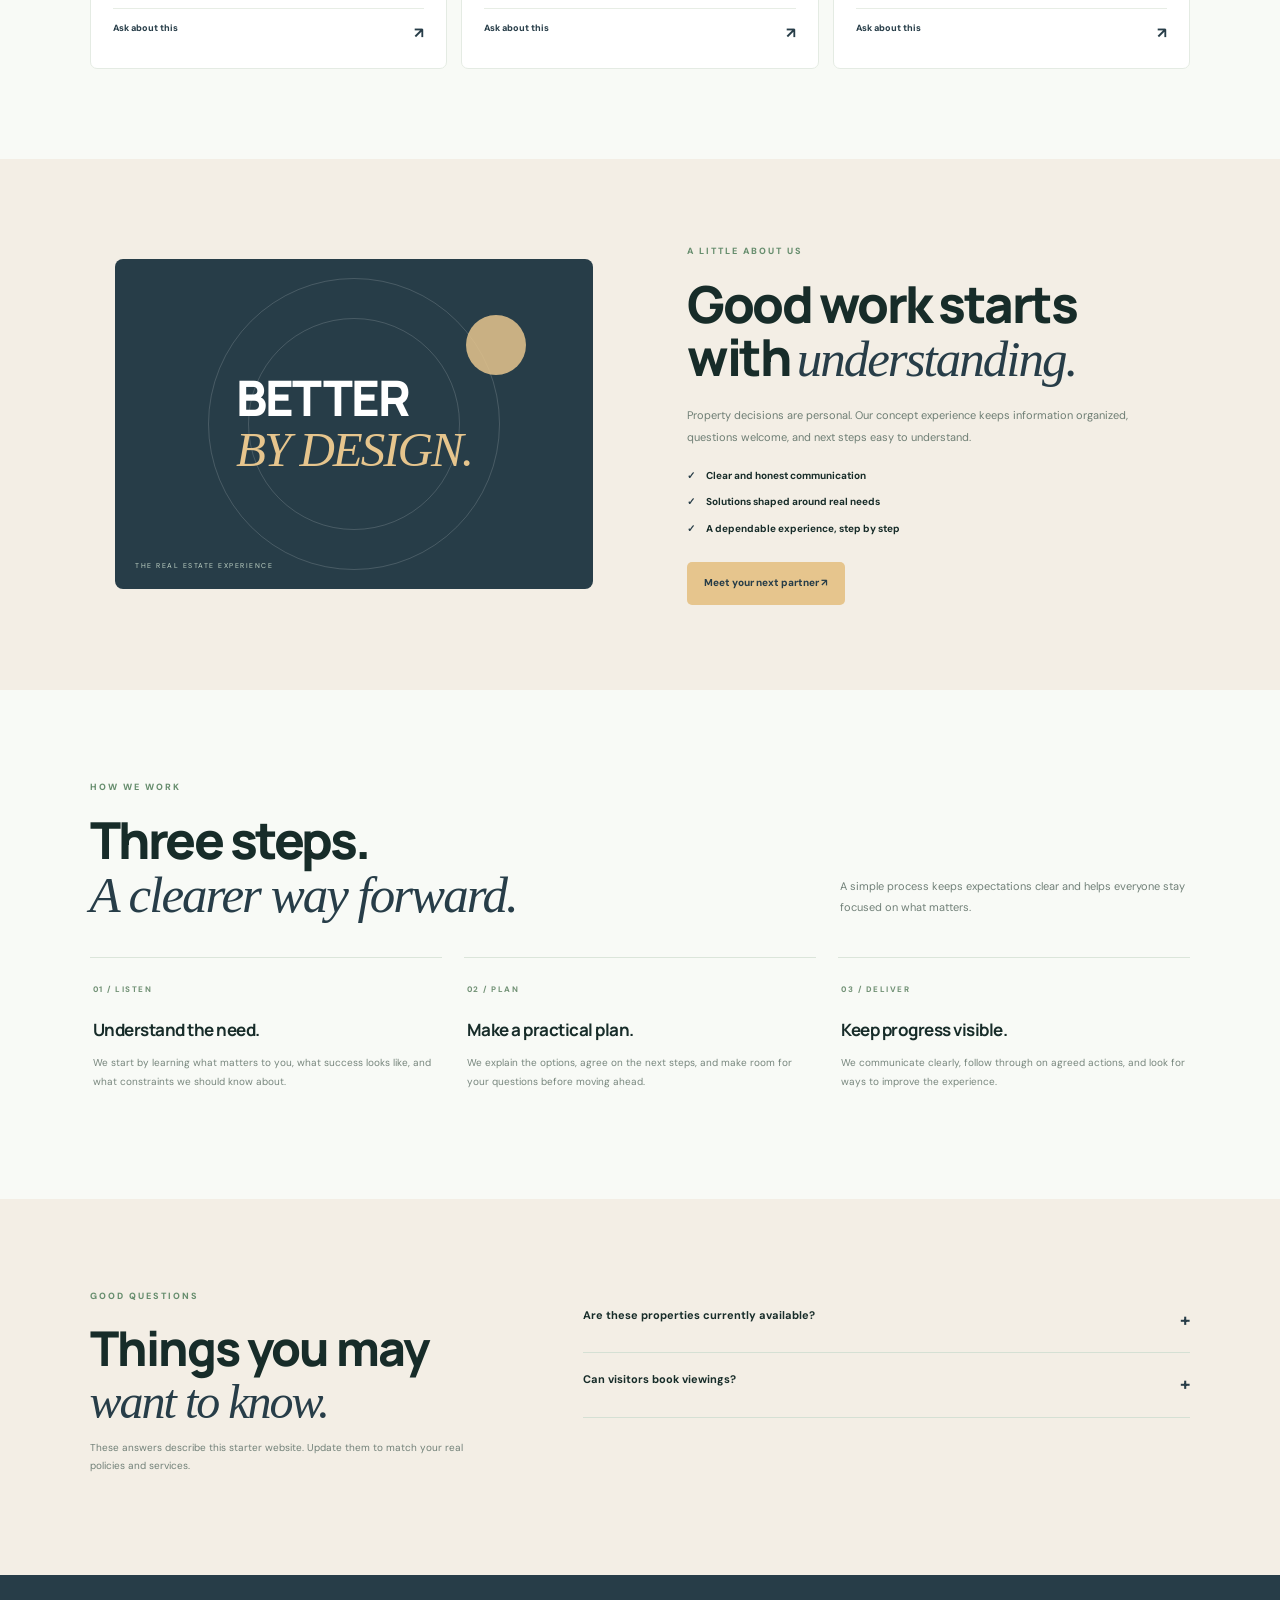
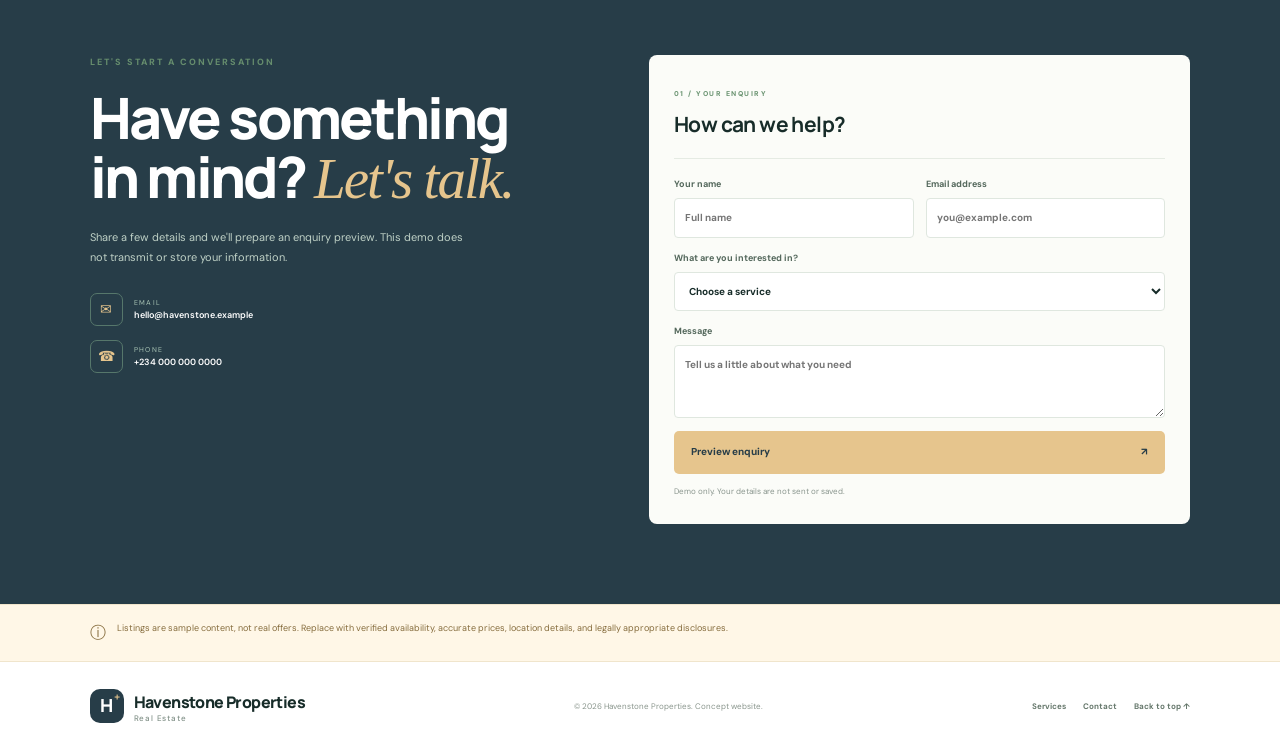
<file: real-estate-website/index.html>
<!doctype html>
<html lang="en"><head><meta charset="utf-8"><meta name="viewport" content="width=device-width,initial-scale=1">
<meta name="description" content="Explore thoughtfully presented property options and get clear guidance as you make your next move."><meta name="theme-color" content="#273d48">
<title>Havenstone Properties | Real Estate</title><link rel="stylesheet" href="styles.css"><script defer src="script.js"></script></head>
<body>
<div class="topline"><span class="live-dot"></span>FIND YOUR PLACE<span class="topline-right">Thoughtful service. Clear next steps.</span></div>
<header class="header"><a class="brand" href="#home"><span class="brand-mark">H<b>+</b></span><span>Havenstone Properties<small>Real Estate</small></span></a>
<button class="menu-toggle" aria-expanded="false" aria-label="Toggle menu">☰</button><nav class="nav"><a href="#services">Services</a><a href="#about">About</a><a href="#approach">Our approach</a><a href="#faq">FAQs</a><a class="nav-cta" href="#contact">Let's talk ↗</a></nav></header>
<main><section class="hero" id="home"><div class="hero-copy reveal"><p class="eyebrow"><span></span>FIND YOUR PLACE</p><h1>A place for your <em>next chapter.</em></h1><p class="hero-intro">Explore thoughtfully presented property options and get clear guidance as you make your next move.</p><div class="hero-actions"><a class="button primary" href="#services">Browse properties <span>↗</span></a><a class="button ghost" href="#about">Get to know us</a></div><div class="hero-foot"><span class="hero-check">✓</span><span>Space to live. Room to grow.</span><span class="hero-foot-line"></span><span>01 — 07</span></div></div>
<div class="hero-art reveal" aria-label="Abstract brand illustration"><div class="art-ring ring-one"></div><div class="art-ring ring-two"></div><div class="art-disc"><span class="disc-small">DESIGNED AROUND YOU</span><strong>Havenstone<br><em>Real Estate</em></strong><span class="disc-bottom">PURPOSE · PEOPLE · PROGRESS</span></div><div class="art-chip chip-one"><span>✦</span><div><b>People first</b><small>Always</small></div></div><div class="art-chip chip-two"><span>↗</span><div><b>Built for today</b><small>Ready for tomorrow</small></div></div><div class="art-star">✳</div></div>
<div class="hero-bottom"><span>GOOD WORK STARTS WITH LISTENING</span><i></i><span>SCROLL TO EXPLORE ↓</span></div></section>
<section class="stats-strip"><div class="stat"><strong>01</strong><span>Explore</span></div><div class="stat"><strong>02</strong><span>Compare</span></div><div class="stat"><strong>03</strong><span>Arrange a visit</span></div></section>
<section class="section" id="services"><div class="section-head"><div><p class="eyebrow">WHAT WE CAN HELP WITH</p><h2>Useful services.<br><em>Thoughtful delivery.</em></h2></div><p class="section-description">Explore the ways we can help. Search by keyword or filter by category to find the right starting point.</p></div>
<div class="service-tools"><label class="search"><span>⌕</span><input id="service-search" type="search" placeholder="Search services..." aria-label="Search services"></label><div class="filters"><button class="filter active" data-filter="all">All services</button><button class="filter" data-filter="residential">Residential</button><button class="filter" data-filter="commercial">Commercial</button><button class="filter" data-filter="advisory">Advisory</button></div></div>
<div class="service-grid" id="service-grid"><article class="service-card" data-category="residential" data-search="homes for sale explore sample residential listings and plan a viewing. residential">
          <div class="card-number">01<span> / SERVICE</span></div><div class="card-icon">✳</div>
          <h3>Homes for sale</h3><p>Explore sample residential listings and plan a viewing.</p><button class="card-link enquire-service" data-service="Homes for sale">Ask about this <span>↗</span></button></article>
<article class="service-card" data-category="residential" data-search="property rentals find a rental option that suits your needs and budget. residential">
          <div class="card-number">02<span> / SERVICE</span></div><div class="card-icon">↗</div>
          <h3>Property rentals</h3><p>Find a rental option that suits your needs and budget.</p><button class="card-link enquire-service" data-service="Property rentals">Ask about this <span>↗</span></button></article>
<article class="service-card" data-category="commercial" data-search="commercial spaces discover sample office and retail opportunities. commercial">
          <div class="card-number">03<span> / SERVICE</span></div><div class="card-icon">◎</div>
          <h3>Commercial spaces</h3><p>Discover sample office and retail opportunities.</p><button class="card-link enquire-service" data-service="Commercial spaces">Ask about this <span>↗</span></button></article>
<article class="service-card" data-category="management" data-search="property management organize maintenance, communication, and tenant support. management">
          <div class="card-number">04<span> / SERVICE</span></div><div class="card-icon">✦</div>
          <h3>Property management</h3><p>Organize maintenance, communication, and tenant support.</p><button class="card-link enquire-service" data-service="Property management">Ask about this <span>↗</span></button></article>
<article class="service-card" data-category="advisory" data-search="investment guidance understand property options and questions to ask before investing. advisory">
          <div class="card-number">05<span> / SERVICE</span></div><div class="card-icon">⌁</div>
          <h3>Investment guidance</h3><p>Understand property options and questions to ask before investing.</p><button class="card-link enquire-service" data-service="Investment guidance">Ask about this <span>↗</span></button></article>
<article class="service-card" data-category="advisory" data-search="valuation coordination request an assessment from a qualified local professional. advisory">
          <div class="card-number">06<span> / SERVICE</span></div><div class="card-icon">✚</div>
          <h3>Valuation coordination</h3><p>Request an assessment from a qualified local professional.</p><button class="card-link enquire-service" data-service="Valuation coordination">Ask about this <span>↗</span></button></article></div><p class="no-results" id="no-results" hidden>No matching services. Try a different search.</p></section>
<section class="about-section" id="about"><div class="about-art"><div class="about-big-word">BETTER<br><em>BY DESIGN.</em></div><div class="about-art-caption">THE REAL ESTATE EXPERIENCE</div><span class="about-orb"></span></div><div class="about-copy"><p class="eyebrow">A LITTLE ABOUT US</p><h2>Good work starts<br>with <em>understanding.</em></h2><p>Property decisions are personal. Our concept experience keeps information organized, questions welcome, and next steps easy to understand.</p><ul><li><span>✓</span> Clear and honest communication</li><li><span>✓</span> Solutions shaped around real needs</li><li><span>✓</span> A dependable experience, step by step</li></ul><a class="button primary" href="#contact">Meet your next partner ↗</a></div></section>
<section class="approach section" id="approach"><div class="section-head"><div><p class="eyebrow">HOW WE WORK</p><h2>Three steps.<br><em>A clearer way forward.</em></h2></div><p class="section-description">A simple process keeps expectations clear and helps everyone stay focused on what matters.</p></div><div class="steps"><article><span>01 / LISTEN</span><h3>Understand the need.</h3><p>We start by learning what matters to you, what success looks like, and what constraints we should know about.</p></article><article><span>02 / PLAN</span><h3>Make a practical plan.</h3><p>We explain the options, agree on the next steps, and make room for your questions before moving ahead.</p></article><article><span>03 / DELIVER</span><h3>Keep progress visible.</h3><p>We communicate clearly, follow through on agreed actions, and look for ways to improve the experience.</p></article></div></section>
<section class="faq-section section" id="faq"><div class="faq-title"><p class="eyebrow">GOOD QUESTIONS</p><h2>Things you may<br><em>want to know.</em></h2><p>These answers describe this starter website. Update them to match your real policies and services.</p></div><div class="faq-list"><details><summary>Are these properties currently available?<span>+</span></summary><p>No. These are sample service cards, not live listings. Connect a property feed or maintain verified listing data.</p></details><details><summary>Can visitors book viewings?<span>+</span></summary><p>The enquiry form is a demo. Real scheduling requires a backend or a connected booking service.</p></details></div></section>
<section class="contact-section" id="contact"><div class="contact-copy"><p class="eyebrow">LET'S START A CONVERSATION</p><h2>Have something<br>in mind? <em>Let's talk.</em></h2><p>Share a few details and we'll prepare an enquiry preview. This demo does not transmit or store your information.</p><div class="contact-detail"><span>✉</span><div><small>EMAIL</small><b>hello@havenstone.example</b></div></div><div class="contact-detail"><span>☎</span><div><small>PHONE</small><b>+234 000 000 0000</b></div></div></div>
<form class="contact-form" id="contact-form"><div class="form-title"><span>01 / YOUR ENQUIRY</span><h3>How can we help?</h3></div><div class="form-row"><label>Your name<input name="name" required placeholder="Full name" autocomplete="name"></label><label>Email address<input type="email" name="email" required placeholder="you@example.com" autocomplete="email"></label></div><label>What are you interested in?<select name="interest" id="interest" required><option value="">Choose a service</option><option>Homes for sale</option><option>Property rentals</option><option>Commercial spaces</option><option>Property management</option><option>Investment guidance</option><option>Valuation coordination</option><option>Something else</option></select></label><label>Message<textarea name="message" rows="3" placeholder="Tell us a little about what you need"></textarea></label><button class="button primary submit-button" type="submit">Preview enquiry <span>↗</span></button><p class="form-note">Demo only. Your details are not sent or saved.</p><div class="form-result" id="form-result" role="status" hidden></div></form></section>
<section class="notice"><span>ⓘ</span><p>Listings are sample content, not real offers. Replace with verified availability, accurate prices, location details, and legally appropriate disclosures.</p></section></main>
<footer class="footer"><a class="brand" href="#home"><span class="brand-mark">H<b>+</b></span><span>Havenstone Properties<small>Real Estate</small></span></a><p>© <span id="year"></span> Havenstone Properties. Concept website.</p><div><a href="#services">Services</a><a href="#contact">Contact</a><a href="#home">Back to top ↑</a></div></footer>
<div class="toast" id="toast" role="status" hidden></div>
</body></html>
</file>
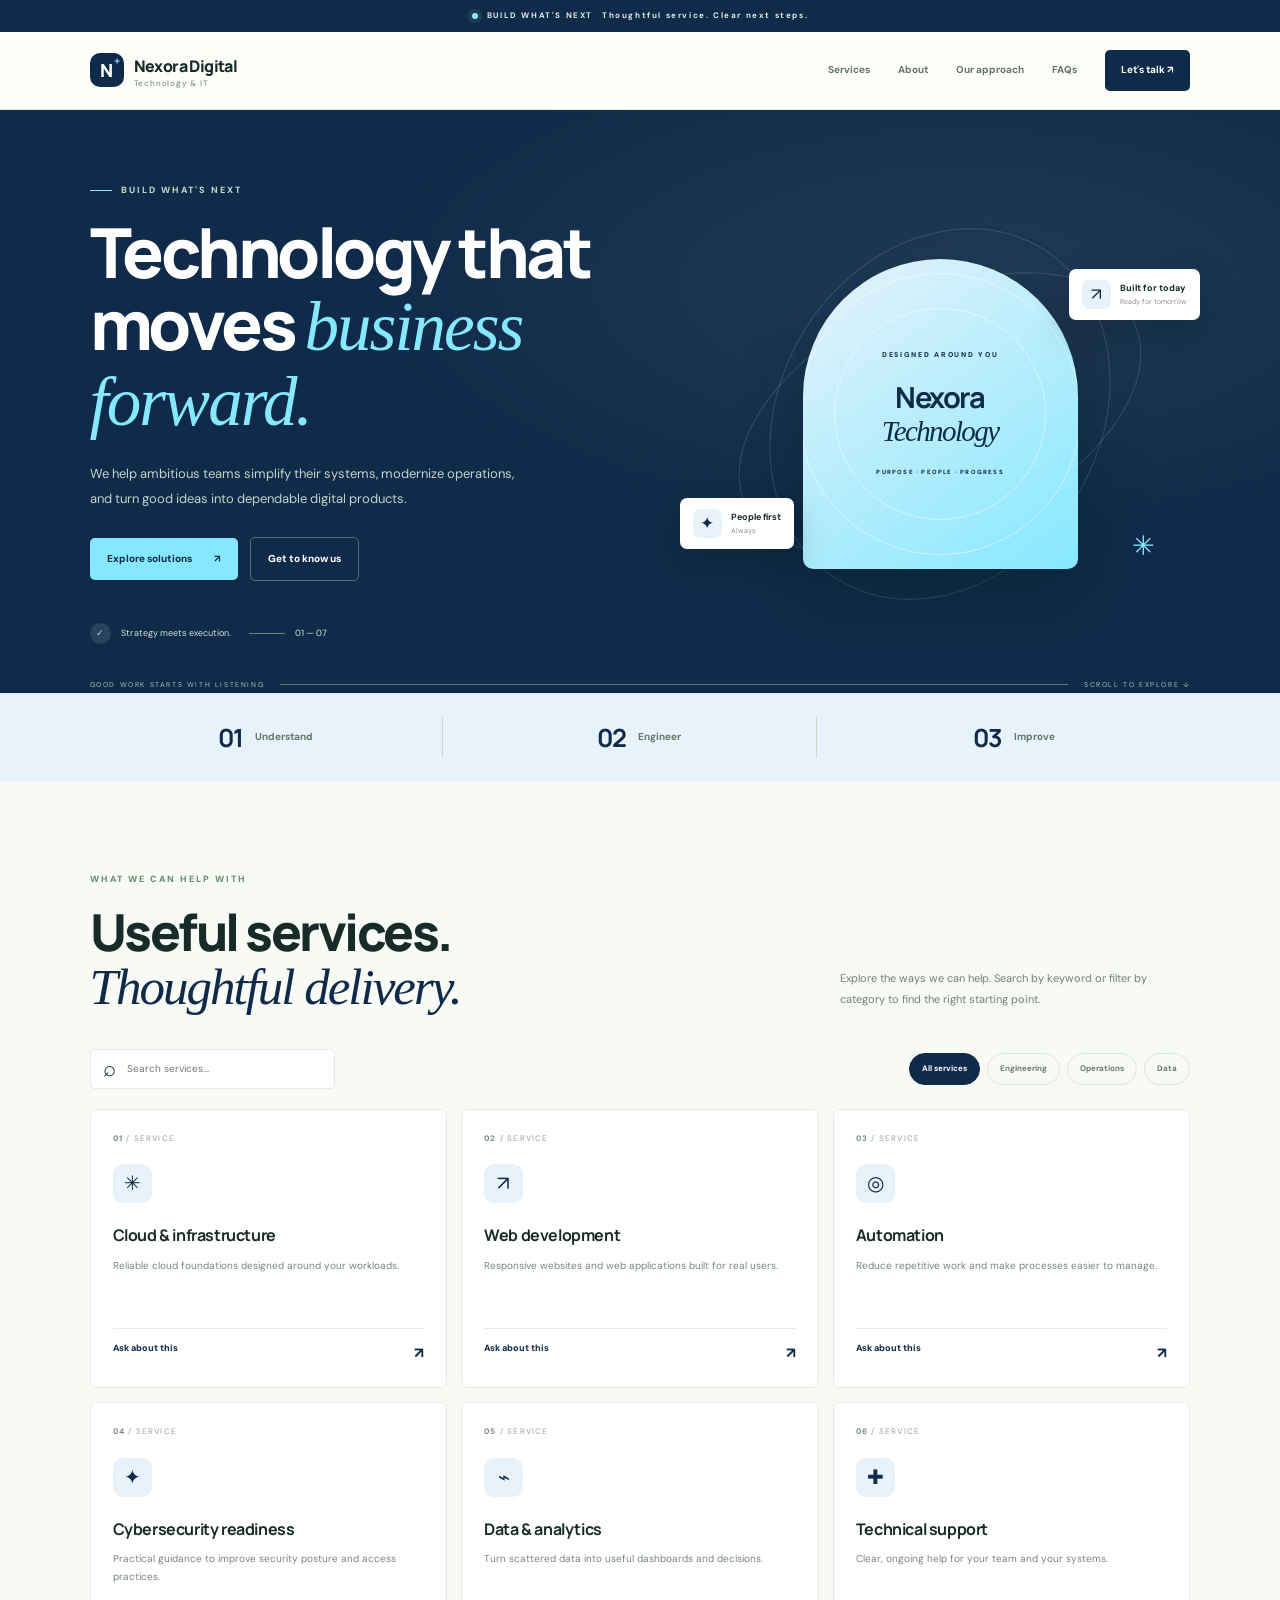
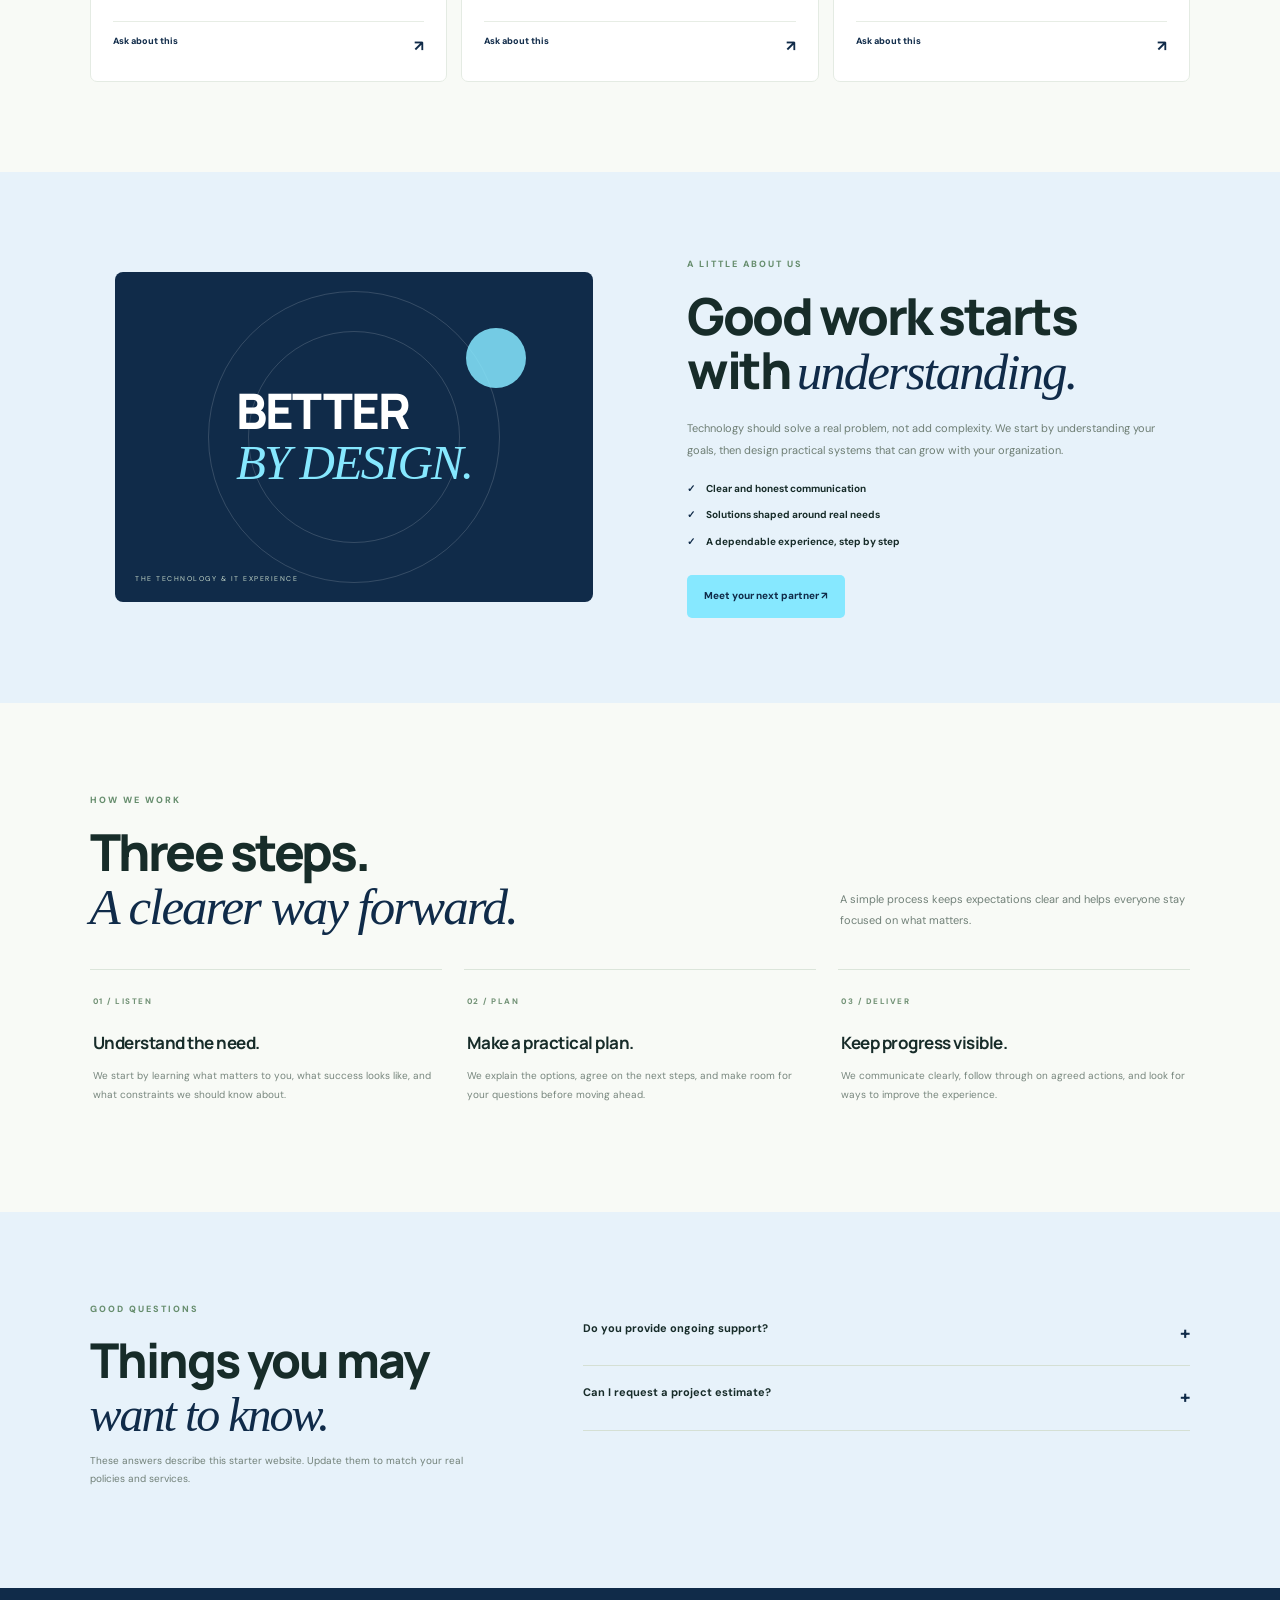
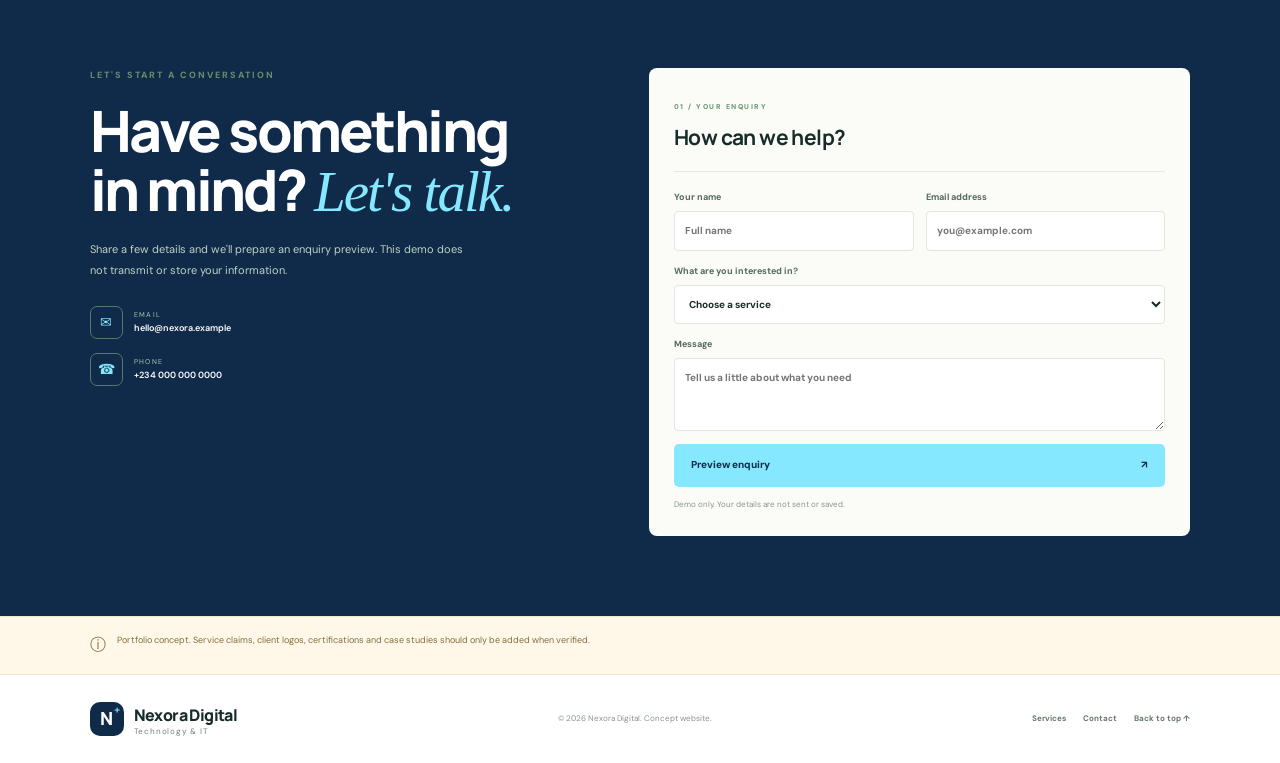
<file: technology-website/index.html>
<!doctype html>
<html lang="en"><head><meta charset="utf-8"><meta name="viewport" content="width=device-width,initial-scale=1">
<meta name="description" content="We help ambitious teams simplify their systems, modernize operations, and turn good ideas into dependable digital products."><meta name="theme-color" content="#102b49">
<title>Nexora Digital | Technology &amp; IT</title><link rel="stylesheet" href="styles.css"><script defer src="script.js"></script></head>
<body>
<div class="topline"><span class="live-dot"></span>BUILD WHAT'S NEXT<span class="topline-right">Thoughtful service. Clear next steps.</span></div>
<header class="header"><a class="brand" href="#home"><span class="brand-mark">N<b>+</b></span><span>Nexora Digital<small>Technology &amp; IT</small></span></a>
<button class="menu-toggle" aria-expanded="false" aria-label="Toggle menu">☰</button><nav class="nav"><a href="#services">Services</a><a href="#about">About</a><a href="#approach">Our approach</a><a href="#faq">FAQs</a><a class="nav-cta" href="#contact">Let's talk ↗</a></nav></header>
<main><section class="hero" id="home"><div class="hero-copy reveal"><p class="eyebrow"><span></span>BUILD WHAT'S NEXT</p><h1>Technology that moves <em>business forward.</em></h1><p class="hero-intro">We help ambitious teams simplify their systems, modernize operations, and turn good ideas into dependable digital products.</p><div class="hero-actions"><a class="button primary" href="#services">Explore solutions <span>↗</span></a><a class="button ghost" href="#about">Get to know us</a></div><div class="hero-foot"><span class="hero-check">✓</span><span>Strategy meets execution.</span><span class="hero-foot-line"></span><span>01 — 07</span></div></div>
<div class="hero-art reveal" aria-label="Abstract brand illustration"><div class="art-ring ring-one"></div><div class="art-ring ring-two"></div><div class="art-disc"><span class="disc-small">DESIGNED AROUND YOU</span><strong>Nexora<br><em>Technology</em></strong><span class="disc-bottom">PURPOSE · PEOPLE · PROGRESS</span></div><div class="art-chip chip-one"><span>✦</span><div><b>People first</b><small>Always</small></div></div><div class="art-chip chip-two"><span>↗</span><div><b>Built for today</b><small>Ready for tomorrow</small></div></div><div class="art-star">✳</div></div>
<div class="hero-bottom"><span>GOOD WORK STARTS WITH LISTENING</span><i></i><span>SCROLL TO EXPLORE ↓</span></div></section>
<section class="stats-strip"><div class="stat"><strong>01</strong><span>Understand</span></div><div class="stat"><strong>02</strong><span>Engineer</span></div><div class="stat"><strong>03</strong><span>Improve</span></div></section>
<section class="section" id="services"><div class="section-head"><div><p class="eyebrow">WHAT WE CAN HELP WITH</p><h2>Useful services.<br><em>Thoughtful delivery.</em></h2></div><p class="section-description">Explore the ways we can help. Search by keyword or filter by category to find the right starting point.</p></div>
<div class="service-tools"><label class="search"><span>⌕</span><input id="service-search" type="search" placeholder="Search services..." aria-label="Search services"></label><div class="filters"><button class="filter active" data-filter="all">All services</button><button class="filter" data-filter="engineering">Engineering</button><button class="filter" data-filter="operations">Operations</button><button class="filter" data-filter="data">Data</button></div></div>
<div class="service-grid" id="service-grid"><article class="service-card" data-category="engineering" data-search="cloud &amp; infrastructure reliable cloud foundations designed around your workloads. engineering">
          <div class="card-number">01<span> / SERVICE</span></div><div class="card-icon">✳</div>
          <h3>Cloud &amp; infrastructure</h3><p>Reliable cloud foundations designed around your workloads.</p><button class="card-link enquire-service" data-service="Cloud &amp; infrastructure">Ask about this <span>↗</span></button></article>
<article class="service-card" data-category="product" data-search="web development responsive websites and web applications built for real users. product">
          <div class="card-number">02<span> / SERVICE</span></div><div class="card-icon">↗</div>
          <h3>Web development</h3><p>Responsive websites and web applications built for real users.</p><button class="card-link enquire-service" data-service="Web development">Ask about this <span>↗</span></button></article>
<article class="service-card" data-category="operations" data-search="automation reduce repetitive work and make processes easier to manage. operations">
          <div class="card-number">03<span> / SERVICE</span></div><div class="card-icon">◎</div>
          <h3>Automation</h3><p>Reduce repetitive work and make processes easier to manage.</p><button class="card-link enquire-service" data-service="Automation">Ask about this <span>↗</span></button></article>
<article class="service-card" data-category="security" data-search="cybersecurity readiness practical guidance to improve security posture and access practices. security">
          <div class="card-number">04<span> / SERVICE</span></div><div class="card-icon">✦</div>
          <h3>Cybersecurity readiness</h3><p>Practical guidance to improve security posture and access practices.</p><button class="card-link enquire-service" data-service="Cybersecurity readiness">Ask about this <span>↗</span></button></article>
<article class="service-card" data-category="data" data-search="data &amp; analytics turn scattered data into useful dashboards and decisions. data">
          <div class="card-number">05<span> / SERVICE</span></div><div class="card-icon">⌁</div>
          <h3>Data &amp; analytics</h3><p>Turn scattered data into useful dashboards and decisions.</p><button class="card-link enquire-service" data-service="Data &amp; analytics">Ask about this <span>↗</span></button></article>
<article class="service-card" data-category="support" data-search="technical support clear, ongoing help for your team and your systems. support">
          <div class="card-number">06<span> / SERVICE</span></div><div class="card-icon">✚</div>
          <h3>Technical support</h3><p>Clear, ongoing help for your team and your systems.</p><button class="card-link enquire-service" data-service="Technical support">Ask about this <span>↗</span></button></article></div><p class="no-results" id="no-results" hidden>No matching services. Try a different search.</p></section>
<section class="about-section" id="about"><div class="about-art"><div class="about-big-word">BETTER<br><em>BY DESIGN.</em></div><div class="about-art-caption">THE TECHNOLOGY &amp; IT EXPERIENCE</div><span class="about-orb"></span></div><div class="about-copy"><p class="eyebrow">A LITTLE ABOUT US</p><h2>Good work starts<br>with <em>understanding.</em></h2><p>Technology should solve a real problem, not add complexity. We start by understanding your goals, then design practical systems that can grow with your organization.</p><ul><li><span>✓</span> Clear and honest communication</li><li><span>✓</span> Solutions shaped around real needs</li><li><span>✓</span> A dependable experience, step by step</li></ul><a class="button primary" href="#contact">Meet your next partner ↗</a></div></section>
<section class="approach section" id="approach"><div class="section-head"><div><p class="eyebrow">HOW WE WORK</p><h2>Three steps.<br><em>A clearer way forward.</em></h2></div><p class="section-description">A simple process keeps expectations clear and helps everyone stay focused on what matters.</p></div><div class="steps"><article><span>01 / LISTEN</span><h3>Understand the need.</h3><p>We start by learning what matters to you, what success looks like, and what constraints we should know about.</p></article><article><span>02 / PLAN</span><h3>Make a practical plan.</h3><p>We explain the options, agree on the next steps, and make room for your questions before moving ahead.</p></article><article><span>03 / DELIVER</span><h3>Keep progress visible.</h3><p>We communicate clearly, follow through on agreed actions, and look for ways to improve the experience.</p></article></div></section>
<section class="faq-section section" id="faq"><div class="faq-title"><p class="eyebrow">GOOD QUESTIONS</p><h2>Things you may<br><em>want to know.</em></h2><p>These answers describe this starter website. Update them to match your real policies and services.</p></div><div class="faq-list"><details><summary>Do you provide ongoing support?<span>+</span></summary><p>This sample site describes a possible service model. Add your actual support terms and service-level commitments.</p></details><details><summary>Can I request a project estimate?<span>+</span></summary><p>The contact form demonstrates the interface only. Connect an email service or backend to receive submissions.</p></details></div></section>
<section class="contact-section" id="contact"><div class="contact-copy"><p class="eyebrow">LET'S START A CONVERSATION</p><h2>Have something<br>in mind? <em>Let's talk.</em></h2><p>Share a few details and we'll prepare an enquiry preview. This demo does not transmit or store your information.</p><div class="contact-detail"><span>✉</span><div><small>EMAIL</small><b>hello@nexora.example</b></div></div><div class="contact-detail"><span>☎</span><div><small>PHONE</small><b>+234 000 000 0000</b></div></div></div>
<form class="contact-form" id="contact-form"><div class="form-title"><span>01 / YOUR ENQUIRY</span><h3>How can we help?</h3></div><div class="form-row"><label>Your name<input name="name" required placeholder="Full name" autocomplete="name"></label><label>Email address<input type="email" name="email" required placeholder="you@example.com" autocomplete="email"></label></div><label>What are you interested in?<select name="interest" id="interest" required><option value="">Choose a service</option><option>Cloud &amp; infrastructure</option><option>Web development</option><option>Automation</option><option>Cybersecurity readiness</option><option>Data &amp; analytics</option><option>Technical support</option><option>Something else</option></select></label><label>Message<textarea name="message" rows="3" placeholder="Tell us a little about what you need"></textarea></label><button class="button primary submit-button" type="submit">Preview enquiry <span>↗</span></button><p class="form-note">Demo only. Your details are not sent or saved.</p><div class="form-result" id="form-result" role="status" hidden></div></form></section>
<section class="notice"><span>ⓘ</span><p>Portfolio concept. Service claims, client logos, certifications and case studies should only be added when verified.</p></section></main>
<footer class="footer"><a class="brand" href="#home"><span class="brand-mark">N<b>+</b></span><span>Nexora Digital<small>Technology &amp; IT</small></span></a><p>© <span id="year"></span> Nexora Digital. Concept website.</p><div><a href="#services">Services</a><a href="#contact">Contact</a><a href="#home">Back to top ↑</a></div></footer>
<div class="toast" id="toast" role="status" hidden></div>
</body></html>
</file>
<file: portal.css>
:root{--ink:#111b22;--muted:#6b777d;--paper:#f6f7f4;--line:#e2e7e3;--lime:#d9f36a;--radius:20px}*{box-sizing:border-box}html{scroll-behavior:smooth}body{margin:0;background:var(--paper);color:var(--ink);font-family:'DM Sans',sans-serif;overflow-x:hidden}a{color:inherit;text-decoration:none}.ambient{position:absolute;z-index:-1;pointer-events:none;filter:blur(2px);border-radius:50%}.ambient-one{width:580px;height:580px;right:-190px;top:90px;background:radial-gradient(circle,#dff1b7 0,rgba(223,241,183,0) 70%)}.ambient-two{width:450px;height:450px;left:-240px;top:760px;background:radial-gradient(circle,#d7e9e7 0,rgba(215,233,231,0) 70%)}.topbar{height:82px;max-width:1240px;padding:0 28px;margin:auto;display:flex;align-items:center;justify-content:space-between;border-bottom:1px solid rgba(17,27,34,.1)}.brand{display:inline-flex;align-items:center;gap:10px;font-family:Manrope,sans-serif;font-weight:800;font-size:13px;letter-spacing:.11em}.brand-mark{display:grid;place-items:center;width:34px;height:34px;background:var(--ink);color:var(--lime);border-radius:11px;font-size:13px;letter-spacing:-.06em}.brand-light{font-weight:500;color:#849096;margin-left:4px}.topbar nav{display:flex;gap:34px;color:#657178;font-size:13px}.topbar nav a:hover,footer>a:last-child:hover{color:#111b22}.top-cta{font-size:12px;font-weight:700;padding:12px 16px;border:1px solid #d7ddd8;border-radius:100px;background:rgba(255,255,255,.55)}.top-cta span{margin-left:12px}.hero{position:relative;max-width:1240px;min-height:500px;padding:100px 28px 94px;margin:auto;overflow:hidden}.eyebrow{display:flex;align-items:center;gap:10px;font-size:10px;font-weight:700;letter-spacing:.18em;color:#59656a}.pulse{width:7px;height:7px;border-radius:50%;background:#9cbe38;box-shadow:0 0 0 5px rgba(156,190,56,.14)}h1,h2,h3,p{margin-top:0}h1,h2,h3{font-family:Manrope,sans-serif}h1{font-size:clamp(42px,6.1vw,76px);line-height:1.06;letter-spacing:-.065em;margin:28px 0 22px;max-width:720px;font-weight:700}h1 span{color:#8b9892}.hero-copy{max-width:500px;font-size:15px;line-height:1.8;color:#667279}.hero-actions{display:flex;align-items:center;gap:28px;margin-top:32px}.button{display:inline-flex;align-items:center;gap:30px;border-radius:100px;padding:15px 20px;font-size:12px;font-weight:700;transition:transform .25s,box-shadow .25s}.button:hover{transform:translateY(-3px);box-shadow:0 10px 25px #15202720}.button-primary{background:var(--ink);color:#fff}.button-primary span{color:var(--lime);font-size:17px}.project-count{display:flex;align-items:center;gap:10px}.project-count strong{font:800 30px Manrope;letter-spacing:-.08em}.project-count span{font-size:10px;line-height:1.45;color:#77827e}.hero-art{position:absolute;width:400px;height:400px;right:30px;top:68px}.orbit{position:absolute;border:1px solid rgba(17,27,34,.12);border-radius:50%;inset:12px;animation:rotate 36s linear infinite}.orbit-a{inset:45px;border-style:dashed}.orbit-b{inset:85px;animation-direction:reverse;animation-duration:27s}.orbit-c{inset:122px;border-color:rgba(17,27,34,.08)}.art-core{position:absolute;left:50%;top:50%;transform:translate(-50%,-50%);width:142px;height:142px;border-radius:42px;background:#d9f36a;display:flex;align-items:center;justify-content:center;flex-direction:column;box-shadow:0 25px 70px #839e3b2b;rotate:-8deg}.art-core span{font:800 52px Manrope;letter-spacing:-.1em}.art-core small{font-size:8px;letter-spacing:.2em;line-height:1.5;text-align:center}.float-tag{position:absolute;background:#fff;border:1px solid #e5e9e4;padding:10px 13px;border-radius:100px;font-size:9px;letter-spacing:.15em;font-weight:700;box-shadow:0 10px 25px #17252a0b}.tag-one{top:42px;left:64px}.tag-two{top:195px;right:-2px}.tag-three{bottom:35px;left:74px}@keyframes rotate{to{transform:rotate(360deg)}}.collection{max-width:1240px;padding:35px 28px 100px;margin:auto}.section-heading{display:flex;justify-content:space-between;align-items:end;gap:25px}.muted{color:#87918c}.section-heading h2,.about h2{font-size:clamp(28px,4vw,43px);letter-spacing:-.06em;line-height:1.1;margin:15px 0 10px}.section-heading h2 span{color:#9bbd3e}.section-heading p,.about p{font-size:13px;line-height:1.7;color:#6c787d;margin-bottom:0}.search-wrap{display:flex;align-items:center;gap:10px;width:250px;padding:0 15px;height:45px;background:#fff;border:1px solid var(--line);border-radius:12px;color:#85908b}.search-wrap span{font-size:23px}.search-wrap input{min-width:0;width:100%;border:0;outline:0;background:transparent;font:12px 'DM Sans';color:var(--ink)}.filters{display:flex;gap:8px;flex-wrap:wrap;margin:32px 0 22px}.filter{border:1px solid #dfe5df;background:rgba(255,255,255,.55);color:#69756f;border-radius:100px;padding:10px 14px;font:600 11px 'DM Sans';cursor:pointer;transition:.2s}.filter:hover{border-color:#9baa8c}.filter.active{background:var(--ink);border-color:var(--ink);color:#fff}.filter span{margin-left:7px;color:var(--lime)}.project-grid{display:grid;grid-template-columns:repeat(3,minmax(0,1fr));gap:18px}.project-card{display:block;background:#fff;border:1px solid #e6eae5;border-radius:17px;padding:12px;min-width:0;transition:transform .25s,box-shadow .25s,border-color .25s;animation:rise .5s both}.project-card:hover{transform:translateY(-5px);box-shadow:0 18px 45px #18241e0d;border-color:#cdd6cc}.card-top{height:28px;display:flex;align-items:center;justify-content:space-between;padding:0 4px 8px}.project-number{font-size:8px;letter-spacing:.15em;font-weight:700;color:#85908b}.card-arrow{width:25px;height:25px;border-radius:50%;display:grid;place-items:center;background:#f1f3ef;color:#65726c;font-size:13px;transition:.2s}.project-card:hover .card-arrow{background:var(--ink);color:var(--lime);transform:rotate(45deg)}.visual{height:170px;border-radius:11px;position:relative;overflow:hidden;display:flex;align-items:center;justify-content:center}.visual-caption{position:absolute;left:15px;bottom:12px;font-size:7px;letter-spacing:.18em;font-weight:700;opacity:.75}.visual-health{background:linear-gradient(135deg,#d9edee,#a9d0d1);color:#17616a}.health-cross{font:300 100px Manrope;position:absolute;top:13px;left:calc(50% - 36px);line-height:1}.visual-line{width:210px;height:70px;border:1px solid #39878b;border-radius:50%;transform:rotate(-25deg);position:absolute}.visual-line:after{content:'';position:absolute;width:9px;height:9px;background:#fff;border:2px solid #39878b;border-radius:50%;left:42px;top:5px}.visual-tech{background:#121c2b;color:#b8d6ff}.tech-orb{width:98px;height:98px;border-radius:50%;background:radial-gradient(circle at 30% 25%,#b2e5fa,#3e6ca6 40%,#151d31 72%);box-shadow:0 0 55px #6ba9ff50}.tech-lines{position:absolute;inset:0;background:repeating-linear-gradient(120deg,transparent 0 24px,#8fb5e51b 25px 26px)}.visual-build{background:#e6ded0;color:#6c5c45}.building{position:absolute;bottom:23px;width:48px;border:2px solid #77664f;background:#d0bfa7}.b1{height:78px;left:calc(50% - 70px)}.b2{height:115px;left:calc(50% - 20px);background:#c0ad91}.b3{height:59px;left:calc(50% + 30px)}.building:after{content:'';position:absolute;inset:9px 7px;background:repeating-linear-gradient(0deg,transparent 0 13px,#77664f 14px 15px),repeating-linear-gradient(90deg,transparent 0 12px,#77664f 13px 14px)}.visual-property{background:linear-gradient(135deg,#e9e3d5,#c4d3c5);color:#3c5c4c}.house{position:relative;width:120px;height:65px;background:#f8f4e9;margin-top:30px;box-shadow:0 15px 25px #5b6c5b22}.house:before{content:'';position:absolute;width:85px;height:85px;left:18px;top:-42px;background:#607c6b;transform:rotate(45deg);border-radius:4px;z-index:0}.house i,.house b,.house em{position:absolute;z-index:1;display:block;background:#c3d4c7;width:18px;height:27px;bottom:0;left:17px}.house b{left:53px;background:#758b79}.house em{left:85px}.visual-edu{background:#f0d9ad;color:#78552a}.book{position:absolute;width:45px;height:88px;border-radius:5px 8px 8px 5px;bottom:30px;border:2px solid #795a35;box-shadow:7px 8px 0 #8a63351b}.book-one{background:#d6a45b;transform:rotate(-13deg);left:calc(50% - 70px)}.book-two{background:#f6e7c8;height:106px;left:calc(50% - 22px);z-index:1}.book-three{background:#b4c8a2;transform:rotate(12deg);left:calc(50% + 23px)}.visual-market{background:#dfe9ce;color:#3e5b2d}.bag{width:75px;height:76px;border-radius:8px 8px 14px 14px;background:#f6f2df;position:relative;box-shadow:0 15px 25px #41583219;display:grid;place-items:center;font:800 38px Manrope}.bag:before{content:'';position:absolute;top:-17px;width:30px;height:26px;border:4px solid #f6f2df;border-bottom:0;border-radius:20px 20px 0 0}.market-dot{position:absolute;border-radius:50%;background:#c6d58b;width:35px;height:35px}.dot-one{left:calc(50% - 75px);top:37px}.dot-two{right:calc(50% - 93px);bottom:34px;width:24px;height:24px;background:#edc48d}.visual-stay{background:linear-gradient(180deg,#c6d9dc,#f0d6b3);color:#465d64}.sun{position:absolute;width:62px;height:62px;border-radius:50%;background:#f4c17d;top:27px;right:55px}.horizon{position:absolute;bottom:30px;width:100%;height:70px;background:#7d9e9c;clip-path:polygon(0 48%,15% 15%,31% 50%,48% 5%,67% 54%,83% 20%,100% 45%,100% 100%,0 100%)}.wave{position:absolute;bottom:24px;width:120%;height:30px;background:#d4e2d9;border-radius:50%}.wave-two{bottom:12px;background:#89b0ab;transform:translateX(15px)}.visual-finance{background:#d9e2d1;color:#38503c}.coin{position:absolute;width:54px;height:54px;border-radius:50%;display:grid;place-items:center;border:2px solid #557453;background:#eaf0df;font:700 22px Manrope}.coin-a{left:calc(50% - 65px);top:30px}.coin-b{right:calc(50% - 65px);top:52px;background:#b9ceaa}.chart-bars{position:absolute;bottom:30px;left:calc(50% - 70px);display:flex;align-items:end;gap:7px;height:48px}.chart-bars i{width:17px;background:#77976c;border-radius:4px 4px 0 0;height:25%}.chart-bars i:nth-child(2){height:43%}.chart-bars i:nth-child(3){height:58%}.chart-bars i:nth-child(4){height:74%}.chart-bars i:nth-child(5){height:100%;background:#365a42}.visual-auto{background:#242a2e;color:#f3a75e}.tire{width:100px;height:100px;border:12px dashed #596166;border-radius:50%;display:grid;place-items:center;box-shadow:0 0 0 3px #141719}.tire div{width:56px;height:56px;border:7px solid #8a9699;border-radius:50%;background:#343b40}.speed-line{position:absolute;width:100px;height:2px;background:#f3a75e;right:20px;top:55px;box-shadow:0 10px #f3a75e,0 20px #f3a75e}.visual-legal{background:#dce2d6;color:#425744}.scales{position:relative;width:100px;height:90px}.scales:before{content:'';position:absolute;left:48px;top:8px;width:4px;height:68px;background:#58735c}.scales:after{content:'';position:absolute;left:23px;top:72px;width:55px;height:4px;background:#58735c;border-radius:3px}.scales i{position:absolute;top:20px;left:13px;width:76px;height:3px;background:#58735c}.scales b,.scales em{position:absolute;top:23px;width:3px;height:27px;background:#58735c}.scales b{left:24px}.scales em{right:24px}.scales span:before,.scales span:after{content:'';position:absolute;top:48px;width:33px;height:15px;border:2px solid #58735c;border-top:0;border-radius:0 0 20px 20px}.scales span:before{left:8px}.scales span:after{right:8px}.visual-food{background:#f1d9c8;color:#87523d}.plate{width:112px;height:112px;border-radius:50%;background:#fff4e9;border:9px solid #f8ede2;box-shadow:0 0 0 2px #c88f6e,0 12px 24px #75452a1a;display:grid;place-items:center}.plate-food{width:64px;height:64px;border-radius:50%;background:radial-gradient(circle at 30% 25%,#d7a55b 0 14%,transparent 15%),radial-gradient(circle at 67% 34%,#9caa61 0 16%,transparent 17%),radial-gradient(circle at 43% 70%,#b85d3f 0 20%,transparent 21%),#e8c98f}.card-info{display:flex;align-items:end;justify-content:space-between;gap:10px;padding:16px 4px 5px}.card-info h3{font-size:16px;letter-spacing:-.045em;margin:0 0 5px;overflow-wrap:anywhere}.card-info p{font-size:10px;color:#85908b;margin:0}.open-label{font-size:9px;color:#818b85;white-space:nowrap;transition:.2s}.open-label b{font-size:12px;margin-left:4px;color:#3c4942}.project-card:hover .open-label{color:#29372d}.empty-state{padding:45px;text-align:center;color:#758078;font-size:13px}.about{max-width:1184px;margin:0 auto 90px;background:#e9eee5;border-radius:22px;padding:44px 50px;display:grid;grid-template-columns:58px 1fr 130px;align-items:center;gap:25px}.about-icon{width:50px;height:50px;background:#d9f36a;border-radius:16px;display:grid;place-items:center;font-size:25px}.about h2{margin:13px 0}.about p{max-width:620px}.about-stat{border-left:1px solid #d2dbd0;padding-left:25px;display:flex;flex-direction:column;gap:5px}.about-stat strong{font:800 44px Manrope;letter-spacing:-.08em}.about-stat span{font-size:10px;line-height:1.5;color:#768177}footer{max-width:1240px;padding:25px 28px 35px;margin:auto;border-top:1px solid var(--line);display:flex;align-items:center;justify-content:space-between;color:#85908b;font-size:10px}footer .brand{color:var(--ink)}footer>a:last-child{font-weight:700;color:#5c6962}@keyframes rise{from{opacity:0;transform:translateY(12px)}to{opacity:1;transform:translateY(0)}}@media(max-width:950px){.hero-art{right:-110px;opacity:.55}.hero{min-height:480px}.project-grid{grid-template-columns:repeat(2,minmax(0,1fr))}.about{margin-left:28px;margin-right:28px}.visual{height:180px}}@media(max-width:650px){.topbar{height:70px;padding:0 18px}.topbar nav{display:none}.top-cta{padding:10px 12px;font-size:10px}.hero{padding:78px 20px 72px;min-height:480px}.hero-art{width:270px;height:270px;top:220px;right:-92px;opacity:.23}.art-core{width:100px;height:100px;border-radius:30px}.art-core span{font-size:37px}.float-tag{display:none}h1{font-size:clamp(40px,11vw,58px)}.hero-copy{font-size:13px;max-width:390px}.hero-actions{gap:18px;flex-wrap:wrap}.collection{padding:25px 18px 65px}.section-heading{align-items:stretch;flex-direction:column}.search-wrap{width:100%}.section-heading h2{font-size:34px}.filters{gap:7px;margin-top:24px}.filter{font-size:10px;padding:9px 11px}.project-grid{grid-template-columns:1fr;gap:14px}.project-card{padding:11px}.visual{height:195px}.card-info h3{font-size:17px}.about{margin:0 18px 55px;padding:28px 24px;grid-template-columns:45px 1fr;gap:15px}.about-icon{width:42px;height:42px}.about-stat{grid-column:2;border-left:0;border-top:1px solid #d2dbd0;padding:15px 0 0;flex-direction:row;align-items:center;gap:12px}.about-stat strong{font-size:34px}footer{padding:22px 18px 28px;flex-wrap:wrap;gap:17px}footer>span{order:3;width:100%}}@media(prefers-reduced-motion:reduce){*,*:before,*:after{scroll-behavior:auto!important;animation-duration:.01ms!important;transition-duration:.01ms!important}}
</file>
<file: automotive-website/styles.css>
@import url('https://fonts.googleapis.com/css2?family=DM+Sans:wght@400;500;600;700&family=Manrope:wght@400;500;600;700;800&display=swap');
:root{--accent:#ffb36b;--deep:#252a30;--soft:#f6e9dd;--ink:#20262b;--muted:#718078;--line:#e3eae2;--cream:#f8faf6;--display:'Manrope',sans-serif;--sans:'DM Sans',sans-serif}
*{box-sizing:border-box}html{scroll-behavior:smooth;scroll-padding-top:90px}body{margin:0;background:var(--cream);color:var(--ink);font-family:var(--sans);font-size:14px;line-height:1.65}a{color:inherit;text-decoration:none}button,input,select,textarea{font:inherit}button{cursor:pointer}.topline{min-height:32px;background:var(--deep);color:#e4eee6;display:flex;align-items:center;justify-content:center;gap:9px;font-size:8px;letter-spacing:1.6px;font-weight:700;padding:6px 4%}.live-dot{width:6px;height:6px;background:var(--accent);border-radius:50%;box-shadow:0 0 0 4px #ffffff12}.header{height:78px;padding:0 7%;display:flex;align-items:center;justify-content:space-between;background:#fdfefaf0;position:sticky;top:0;z-index:20;border-bottom:1px solid #e5ebe3;backdrop-filter:blur(14px)}.brand{display:flex;align-items:center;gap:10px;font-family:var(--display);font-size:16px;font-weight:800;letter-spacing:-.6px}.brand-mark{width:34px;height:34px;border-radius:10px;background:var(--deep);color:white;display:grid;place-items:center;position:relative;font-size:18px}.brand-mark b{position:absolute;right:4px;top:-1px;color:var(--accent);font-size:11px}.brand small{display:block;font:500 8px var(--sans);letter-spacing:.8px;color:#809087;margin-top:-2px}.nav{display:flex;align-items:center;gap:28px;font-size:10px;font-weight:700;color:#63736a}.nav>a:not(.nav-cta):hover{color:var(--deep)}.nav-cta{background:var(--deep);color:white;border-radius:5px;padding:12px 16px}.menu-toggle{display:none;border:0;background:none;font-size:25px;color:var(--deep)}.hero{background:var(--deep);color:white;position:relative;overflow:hidden;display:grid;grid-template-columns:1fr .9fr;gap:4%;align-items:center;padding:73px 7% 22px;min-height:570px}.hero:before{content:"";position:absolute;inset:0;background:radial-gradient(ellipse at 75% 30%,#ffffff12,transparent 44%);pointer-events:none}.hero-copy,.hero-art{position:relative;z-index:1}.eyebrow{font-size:9px;letter-spacing:2px;font-weight:800;color:#668d6d;margin:0 0 18px;display:flex;align-items:center;gap:9px}.eyebrow>span{width:22px;height:1px;background:var(--accent)}.hero .eyebrow{color:#c4d9ca}.hero h1,.section h2,.about-copy h2,.contact-copy h2{font-family:var(--display);font-size:clamp(43px,5.7vw,69px);line-height:1.04;letter-spacing:-3.5px;margin:0;font-weight:800}.hero h1 em,.section h2 em,.about-copy h2 em,.contact-copy h2 em,.faq-title h2 em{font-family:Georgia,serif;font-weight:400;letter-spacing:-2px;color:var(--accent)}.hero-intro{font-size:13px;line-height:1.95;color:#c2d2c9;max-width:440px;margin:22px 0 25px}.hero-actions{display:flex;align-items:center;gap:12px;flex-wrap:wrap}.button{display:inline-flex;align-items:center;justify-content:space-between;gap:22px;border:0;border-radius:5px;padding:13px 17px;font-size:10px;font-weight:800;transition:transform .2s,background .2s}.button:hover{transform:translateY(-2px)}.button.primary{background:var(--accent);color:var(--deep)}.button.ghost{border:1px solid #ffffff4c;color:white;background:transparent}.hero-foot{display:flex;align-items:center;gap:10px;margin-top:42px;font-size:9px;color:#d3e2d8}.hero-check{width:21px;height:21px;border-radius:50%;background:#ffffff1c;color:var(--accent);display:grid;place-items:center}.hero-foot-line{height:1px;width:36px;background:#66857a;margin-left:8px}.hero-art{height:380px;display:grid;place-items:center}.art-ring{position:absolute;border:1px solid #ffffff26;border-radius:50%;transform:rotate(-25deg)}.ring-one{width:430px;height:240px}.ring-two{width:320px;height:390px;transform:rotate(32deg)}.art-disc{position:relative;width:275px;height:310px;border-radius:160px 160px 12px 12px;background:linear-gradient(145deg,var(--soft),var(--accent));color:var(--deep);display:flex;flex-direction:column;align-items:center;justify-content:center;box-shadow:0 25px 65px #001b1a55;overflow:hidden;animation:float 6s ease-in-out infinite}.art-disc:before,.art-disc:after{content:"";position:absolute;border:1px solid #ffffff7c;border-radius:50%;width:280px;height:280px}.art-disc:after{width:210px;height:210px}.art-disc>*{position:relative;z-index:1}.disc-small,.disc-bottom{font-size:7px;font-weight:800;letter-spacing:1.7px}.art-disc strong{text-align:center;font-family:var(--display);font-size:29px;letter-spacing:-1.6px;line-height:1.15;margin:20px 0}.art-disc em{font-family:Georgia,serif;font-weight:400}.disc-bottom{font-size:6px;letter-spacing:1.2px}.art-chip{position:absolute;z-index:3;background:#fff;color:var(--ink);box-shadow:0 15px 35px #001c1a44;display:flex;align-items:center;gap:9px;border-radius:7px;padding:11px 13px}.art-chip>span{width:29px;height:29px;background:var(--soft);color:var(--deep);border-radius:7px;display:grid;place-items:center;font-size:17px}.art-chip b,.art-chip small{display:block}.art-chip b{font-size:9px}.art-chip small{font-size:7px;color:#87948b}.chip-one{left:-2%;bottom:55px}.chip-two{right:-2%;top:45px}.art-star{position:absolute;color:var(--accent);font-size:27px;right:7%;bottom:35px}.hero-bottom{grid-column:1/-1;display:flex;align-items:center;gap:16px;font-size:7px;letter-spacing:1.6px;color:#a8c1b3;margin-top:15px}.hero-bottom i{height:1px;background:#58796d;flex:1}.stats-strip{background:var(--soft);display:grid;grid-template-columns:repeat(3,1fr);padding:24px 7%;gap:20px}.stat{display:flex;align-items:center;justify-content:center;gap:12px;border-right:1px solid #cbd8c8}.stat:last-child{border:0}.stat strong{font-family:var(--display);font-size:25px;color:var(--deep);letter-spacing:-1px}.stat span{font-size:10px;font-weight:700;color:#62766a}.section{padding:90px 7%}.section-head{display:flex;align-items:end;justify-content:space-between;gap:35px;margin-bottom:35px}.section h2,.about-copy h2,.contact-copy h2{font-size:clamp(34px,4.5vw,51px);letter-spacing:-2.5px}.section h2 em,.about-copy h2 em,.contact-copy h2 em,.faq-title h2 em{color:var(--deep)}.section-description{max-width:350px;font-size:11px;color:var(--muted);line-height:1.9;margin:0 0 4px}.service-tools{display:flex;align-items:center;justify-content:space-between;gap:18px;margin-bottom:20px}.search{display:flex;align-items:center;gap:9px;background:#fff;border:1px solid var(--line);border-radius:5px;padding:0 12px;width:245px;height:40px}.search>span{font-size:22px;color:var(--deep)}.search input{width:100%;min-width:0;border:0;outline:0;background:transparent;font-size:10px}.filters{display:flex;gap:7px;flex-wrap:wrap}.filter{border:1px solid #dce5dc;border-radius:99px;background:transparent;padding:8px 12px;font-size:8px;font-weight:700;color:#68786e}.filter.active,.filter:hover{background:var(--deep);color:white;border-color:var(--deep)}.service-grid{display:grid;grid-template-columns:repeat(3,1fr);gap:14px}.service-card{background:white;border:1px solid #e4ebe3;border-radius:7px;padding:22px;min-height:225px;transition:transform .25s,box-shadow .25s;animation:appear .45s both}.service-card:hover{transform:translateY(-4px);box-shadow:0 15px 32px #183c2c0d}.service-card[hidden]{display:none}.card-number{font-size:8px;letter-spacing:1.2px;color:#789080;font-weight:800}.card-number span{color:#a2aea4;font-weight:500}.card-icon{width:39px;height:39px;background:var(--soft);color:var(--deep);border-radius:10px;display:grid;place-items:center;font-size:20px;margin:19px 0}.service-card h3{font-family:var(--display);font-size:16px;letter-spacing:-.4px;margin:0 0 8px}.service-card p{font-size:10px;line-height:1.85;color:#77867c;margin:0 0 16px;min-height:55px}.card-link{display:flex;justify-content:space-between;width:100%;background:none;border:0;border-top:1px solid #e7ede5;padding:12px 0 0;text-align:left;font-size:9px;font-weight:800;color:var(--deep)}.card-link span{font-size:15px}.no-results{padding:30px;text-align:center;color:#718078}.about-section{background:var(--soft);padding:85px 9%;display:grid;grid-template-columns:1fr 1fr;gap:9%;align-items:center}.about-art{height:330px;background:var(--deep);border-radius:8px;position:relative;display:grid;place-items:center;overflow:hidden}.about-art:before,.about-art:after{content:"";position:absolute;width:290px;height:290px;border:1px solid #ffffff28;border-radius:50%}.about-art:after{width:210px;height:210px}.about-big-word{position:relative;z-index:1;color:white;font-family:var(--display);font-size:clamp(34px,4vw,49px);font-weight:800;letter-spacing:-2px;line-height:1.03}.about-big-word em{font-family:Georgia,serif;color:var(--accent);font-weight:400}.about-art-caption{position:absolute;bottom:18px;left:20px;font-size:7px;letter-spacing:1.5px;color:#c1d5c7}.about-orb{position:absolute;width:60px;height:60px;border-radius:50%;background:var(--accent);right:14%;top:17%;opacity:.85}.about-copy>p:not(.eyebrow){font-size:11px;line-height:2;color:#6e7e74;margin:18px 0}.about-copy ul{list-style:none;padding:0;margin:20px 0 25px;display:grid;gap:10px;font-size:10px;font-weight:700}.about-copy li span{color:var(--deep);margin-right:9px}.steps{display:grid;grid-template-columns:repeat(3,1fr);gap:22px}.steps article{border-top:1px solid #dbe5da;padding:18px 3px}.steps article>span{font-size:8px;letter-spacing:1.5px;color:#719175;font-weight:800}.steps h3{font-family:var(--display);font-size:17px;letter-spacing:-.5px;margin:17px 0 9px}.steps p{font-size:10px;color:#77867d;line-height:1.9;margin:0}.faq-section{background:var(--soft);display:grid;grid-template-columns:.8fr 1.2fr;gap:8%}.faq-title h2{font-family:var(--display);font-size:clamp(34px,4vw,48px);letter-spacing:-2px;line-height:1.1;margin:0}.faq-title>p:last-child{font-size:10px;color:#718078;line-height:1.8}.faq-list details{border-bottom:1px solid #d5e0d4;padding:17px 0}.faq-list summary{display:flex;justify-content:space-between;gap:15px;list-style:none;cursor:pointer;font-size:11px;font-weight:700}.faq-list summary::-webkit-details-marker{display:none}.faq-list summary span{font-size:18px;color:var(--deep);transition:transform .2s}.faq-list details[open] summary span{transform:rotate(45deg)}.faq-list details p{font-size:10px;line-height:1.8;color:#6f8075;max-width:520px}.contact-section{background:var(--deep);color:white;padding:80px 7%;display:grid;grid-template-columns:.85fr 1fr;gap:9%;align-items:start}.contact-copy h2{font-size:clamp(38px,4.8vw,57px)}.contact-copy h2 em{color:var(--accent)}.contact-copy>p:not(.eyebrow){font-size:11px;line-height:1.9;color:#bfd1c6;max-width:390px;margin:18px 0 25px}.contact-detail{display:flex;align-items:center;gap:11px;margin-top:14px}.contact-detail>span{width:33px;height:33px;border:1px solid #56776b;border-radius:7px;display:grid;place-items:center;color:var(--accent)}.contact-detail small,.contact-detail b{display:block}.contact-detail small{font-size:7px;letter-spacing:1.4px;color:#a9c5b5}.contact-detail b{font-size:9px;font-weight:600}.contact-form{background:#fbfcf8;color:var(--ink);border-radius:8px;padding:25px}.form-title{padding-bottom:16px;border-bottom:1px solid #e5ebe3;margin-bottom:18px}.form-title>span{font-size:7px;letter-spacing:1.5px;color:#6b9472;font-weight:800}.form-title h3{font-family:var(--display);font-size:21px;margin:4px 0 0;letter-spacing:-.6px}.contact-form label{display:grid;gap:6px;font-size:9px;font-weight:700;color:#54685c;margin-bottom:13px}.form-row{display:grid;grid-template-columns:1fr 1fr;gap:12px}.contact-form input,.contact-form select,.contact-form textarea{width:100%;min-width:0;border:1px solid #dfe7df;border-radius:4px;padding:11px 10px;background:white;color:var(--ink);font-size:10px;outline:none}.contact-form input:focus,.contact-form select:focus,.contact-form textarea:focus{border-color:#6b9a72;box-shadow:0 0 0 3px #a6d4a526}.contact-form textarea{resize:vertical}.submit-button{width:100%}.form-note{font-size:8px;color:#89958d;line-height:1.7;margin:11px 0 0}.form-result{background:#e7f4e5;color:#2f6740;padding:12px;border-radius:5px;font-size:10px;margin-top:12px}.notice{display:flex;align-items:start;gap:11px;background:#fff7e7;border-top:1px solid #f0e5cc;border-bottom:1px solid #f0e5cc;padding:15px 7%;color:#866d3e}.notice>span{font-size:16px}.notice p{font-size:9px;line-height:1.8;margin:0}.footer{padding:27px 7%;display:flex;align-items:center;justify-content:space-between;gap:18px;background:#fff}.footer p{font-size:8px;color:#89958c}.footer>div{display:flex;gap:17px;font-size:8px;font-weight:700;color:#66786c}.toast{position:fixed;bottom:18px;left:50%;transform:translateX(-50%);z-index:50;background:#173f35;color:white;padding:12px 17px;border-radius:6px;font-size:10px;box-shadow:0 10px 30px #001b1830;max-width:90%}.toast[hidden]{display:none}.reveal{opacity:0;transform:translateY(17px);transition:opacity .7s,transform .7s}.reveal.visible{opacity:1;transform:translateY(0)}@keyframes float{0%,100%{transform:translateY(0)}50%{transform:translateY(-7px)}}@keyframes appear{from{opacity:0;transform:translateY(10px)}to{opacity:1;transform:translateY(0)}}@media(max-width:900px){.header{padding:0 5%}.nav{gap:15px}.hero{padding-left:5%;padding-right:5%}.hero h1{font-size:clamp(42px,5.5vw,60px)}.section,.contact-section{padding-left:5%;padding-right:5%}.about-section{padding:70px 6%}.topline-right{display:none}}@media(max-width:700px){.topline{font-size:7px;letter-spacing:1px}.header{height:68px;padding:0 5%}.menu-toggle{display:block}.nav{display:none;position:absolute;top:67px;left:0;right:0;background:#fbfcf8;padding:20px 5% 24px;flex-direction:column;align-items:stretch;gap:16px;box-shadow:0 15px 25px #0c39371a}.nav.open{display:flex}.nav>a{text-align:center}.hero{grid-template-columns:1fr;padding:48px 6% 18px;gap:5px}.hero h1{font-size:clamp(45px,11vw,61px);letter-spacing:-2.7px}.hero-intro{font-size:12px}.hero-foot{margin-top:27px}.hero-art{height:315px;margin-top:5px}.art-disc{width:230px;height:270px}.art-disc strong{font-size:25px}.ring-one{width:330px;height:190px}.ring-two{width:265px;height:320px}.chip-one{left:0;bottom:35px}.chip-two{right:0;top:25px}.hero-bottom{font-size:6px;letter-spacing:1px;gap:8px}.stats-strip{padding:20px 5%;gap:6px}.stat{gap:7px}.stat strong{font-size:20px}.stat span{font-size:8px}.section{padding:65px 6%}.section-head{display:block;margin-bottom:27px}.section-description{margin-top:15px}.section h2,.about-copy h2{font-size:clamp(34px,9vw,45px);letter-spacing:-2px}.service-tools{align-items:stretch;flex-direction:column;gap:12px}.search{width:100%}.filters{gap:5px}.filter{font-size:7px;padding:7px 9px}.service-grid{grid-template-columns:1fr;gap:11px}.service-card{min-height:0;padding:20px}.service-card p{min-height:0}.card-icon{margin:14px 0}.about-section{grid-template-columns:1fr;padding:60px 6%;gap:30px}.about-art{height:270px}.about-big-word{font-size:43px}.steps{grid-template-columns:1fr;gap:10px}.steps article{padding:16px 2px}.steps h3{margin:10px 0 6px}.faq-section{grid-template-columns:1fr;gap:20px}.faq-title h2{font-size:38px}.contact-section{grid-template-columns:1fr;padding:60px 6%;gap:28px}.contact-form{padding:19px}.form-row{gap:8px}.footer{padding:25px 6%;flex-wrap:wrap}.footer p{order:3;width:100%;margin:0}.footer>div{gap:12px}.notice{padding:14px 6%}}@media(max-width:370px){.form-row{grid-template-columns:1fr}.stats-strip{grid-template-columns:1fr;gap:12px}.stat{justify-content:flex-start;border-right:0;border-bottom:1px solid #cbd8c8;padding-bottom:9px}.stat:last-child{border:0;padding-bottom:0}.footer>div{width:100%;justify-content:space-between}}@media(prefers-reduced-motion:reduce){*,*:before,*:after{scroll-behavior:auto!important;animation-duration:.01ms!important;transition-duration:.01ms!important}.reveal{opacity:1;transform:none}}
</file>
<file: commerce-website/styles.css>
@import url('https://fonts.googleapis.com/css2?family=DM+Sans:wght@400;500;600;700&family=Manrope:wght@400;500;600;700;800&display=swap');
:root{--accent:#f3b3c4;--deep:#49344c;--soft:#f8edf1;--ink:#172c29;--muted:#718078;--line:#e3eae2;--cream:#f8faf6;--display:'Manrope',sans-serif;--sans:'DM Sans',sans-serif}
*{box-sizing:border-box}html{scroll-behavior:smooth;scroll-padding-top:90px}body{margin:0;background:var(--cream);color:var(--ink);font-family:var(--sans);font-size:14px;line-height:1.65}a{color:inherit;text-decoration:none}button,input,select,textarea{font:inherit}button{cursor:pointer}.topline{min-height:32px;background:var(--deep);color:#e4eee6;display:flex;align-items:center;justify-content:center;gap:9px;font-size:8px;letter-spacing:1.6px;font-weight:700;padding:6px 4%}.live-dot{width:6px;height:6px;background:var(--accent);border-radius:50%;box-shadow:0 0 0 4px #ffffff12}.header{height:78px;padding:0 7%;display:flex;align-items:center;justify-content:space-between;background:#fdfefaf0;position:sticky;top:0;z-index:20;border-bottom:1px solid #e5ebe3;backdrop-filter:blur(14px)}.brand{display:flex;align-items:center;gap:10px;font-family:var(--display);font-size:16px;font-weight:800;letter-spacing:-.6px}.brand-mark{width:34px;height:34px;border-radius:10px;background:var(--deep);color:white;display:grid;place-items:center;position:relative;font-size:18px}.brand-mark b{position:absolute;right:4px;top:-1px;color:var(--accent);font-size:11px}.brand small{display:block;font:500 8px var(--sans);letter-spacing:.8px;color:#809087;margin-top:-2px}.nav{display:flex;align-items:center;gap:28px;font-size:10px;font-weight:700;color:#63736a}.nav>a:not(.nav-cta):hover{color:var(--deep)}.nav-cta{background:var(--deep);color:white;border-radius:5px;padding:12px 16px}.menu-toggle{display:none;border:0;background:none;font-size:25px;color:var(--deep)}.hero{background:var(--deep);color:white;position:relative;overflow:hidden;display:grid;grid-template-columns:1fr .9fr;gap:4%;align-items:center;padding:73px 7% 22px;min-height:570px}.hero:before{content:"";position:absolute;inset:0;background:radial-gradient(ellipse at 75% 30%,#ffffff12,transparent 44%);pointer-events:none}.hero-copy,.hero-art{position:relative;z-index:1}.eyebrow{font-size:9px;letter-spacing:2px;font-weight:800;color:#668d6d;margin:0 0 18px;display:flex;align-items:center;gap:9px}.eyebrow>span{width:22px;height:1px;background:var(--accent)}.hero .eyebrow{color:#c4d9ca}.hero h1,.section h2,.about-copy h2,.contact-copy h2{font-family:var(--display);font-size:clamp(43px,5.7vw,69px);line-height:1.04;letter-spacing:-3.5px;margin:0;font-weight:800}.hero h1 em,.section h2 em,.about-copy h2 em,.contact-copy h2 em,.faq-title h2 em{font-family:Georgia,serif;font-weight:400;letter-spacing:-2px;color:var(--accent)}.hero-intro{font-size:13px;line-height:1.95;color:#c2d2c9;max-width:440px;margin:22px 0 25px}.hero-actions{display:flex;align-items:center;gap:12px;flex-wrap:wrap}.button{display:inline-flex;align-items:center;justify-content:space-between;gap:22px;border:0;border-radius:5px;padding:13px 17px;font-size:10px;font-weight:800;transition:transform .2s,background .2s}.button:hover{transform:translateY(-2px)}.button.primary{background:var(--accent);color:var(--deep)}.button.ghost{border:1px solid #ffffff4c;color:white;background:transparent}.hero-foot{display:flex;align-items:center;gap:10px;margin-top:42px;font-size:9px;color:#d3e2d8}.hero-check{width:21px;height:21px;border-radius:50%;background:#ffffff1c;color:var(--accent);display:grid;place-items:center}.hero-foot-line{height:1px;width:36px;background:#66857a;margin-left:8px}.hero-art{height:380px;display:grid;place-items:center}.art-ring{position:absolute;border:1px solid #ffffff26;border-radius:50%;transform:rotate(-25deg)}.ring-one{width:430px;height:240px}.ring-two{width:320px;height:390px;transform:rotate(32deg)}.art-disc{position:relative;width:275px;height:310px;border-radius:160px 160px 12px 12px;background:linear-gradient(145deg,var(--soft),var(--accent));color:var(--deep);display:flex;flex-direction:column;align-items:center;justify-content:center;box-shadow:0 25px 65px #001b1a55;overflow:hidden;animation:float 6s ease-in-out infinite}.art-disc:before,.art-disc:after{content:"";position:absolute;border:1px solid #ffffff7c;border-radius:50%;width:280px;height:280px}.art-disc:after{width:210px;height:210px}.art-disc>*{position:relative;z-index:1}.disc-small,.disc-bottom{font-size:7px;font-weight:800;letter-spacing:1.7px}.art-disc strong{text-align:center;font-family:var(--display);font-size:29px;letter-spacing:-1.6px;line-height:1.15;margin:20px 0}.art-disc em{font-family:Georgia,serif;font-weight:400}.disc-bottom{font-size:6px;letter-spacing:1.2px}.art-chip{position:absolute;z-index:3;background:#fff;color:var(--ink);box-shadow:0 15px 35px #001c1a44;display:flex;align-items:center;gap:9px;border-radius:7px;padding:11px 13px}.art-chip>span{width:29px;height:29px;background:var(--soft);color:var(--deep);border-radius:7px;display:grid;place-items:center;font-size:17px}.art-chip b,.art-chip small{display:block}.art-chip b{font-size:9px}.art-chip small{font-size:7px;color:#87948b}.chip-one{left:-2%;bottom:55px}.chip-two{right:-2%;top:45px}.art-star{position:absolute;color:var(--accent);font-size:27px;right:7%;bottom:35px}.hero-bottom{grid-column:1/-1;display:flex;align-items:center;gap:16px;font-size:7px;letter-spacing:1.6px;color:#a8c1b3;margin-top:15px}.hero-bottom i{height:1px;background:#58796d;flex:1}.stats-strip{background:var(--soft);display:grid;grid-template-columns:repeat(3,1fr);padding:24px 7%;gap:20px}.stat{display:flex;align-items:center;justify-content:center;gap:12px;border-right:1px solid #cbd8c8}.stat:last-child{border:0}.stat strong{font-family:var(--display);font-size:25px;color:var(--deep);letter-spacing:-1px}.stat span{font-size:10px;font-weight:700;color:#62766a}.section{padding:90px 7%}.section-head{display:flex;align-items:end;justify-content:space-between;gap:35px;margin-bottom:35px}.section h2,.about-copy h2,.contact-copy h2{font-size:clamp(34px,4.5vw,51px);letter-spacing:-2.5px}.section h2 em,.about-copy h2 em,.contact-copy h2 em,.faq-title h2 em{color:var(--deep)}.section-description{max-width:350px;font-size:11px;color:var(--muted);line-height:1.9;margin:0 0 4px}.service-tools{display:flex;align-items:center;justify-content:space-between;gap:18px;margin-bottom:20px}.search{display:flex;align-items:center;gap:9px;background:#fff;border:1px solid var(--line);border-radius:5px;padding:0 12px;width:245px;height:40px}.search>span{font-size:22px;color:var(--deep)}.search input{width:100%;min-width:0;border:0;outline:0;background:transparent;font-size:10px}.filters{display:flex;gap:7px;flex-wrap:wrap}.filter{border:1px solid #dce5dc;border-radius:99px;background:transparent;padding:8px 12px;font-size:8px;font-weight:700;color:#68786e}.filter.active,.filter:hover{background:var(--deep);color:white;border-color:var(--deep)}.service-grid{display:grid;grid-template-columns:repeat(3,1fr);gap:14px}.service-card{background:white;border:1px solid #e4ebe3;border-radius:7px;padding:22px;min-height:225px;transition:transform .25s,box-shadow .25s;animation:appear .45s both}.service-card:hover{transform:translateY(-4px);box-shadow:0 15px 32px #183c2c0d}.service-card[hidden]{display:none}.card-number{font-size:8px;letter-spacing:1.2px;color:#789080;font-weight:800}.card-number span{color:#a2aea4;font-weight:500}.card-icon{width:39px;height:39px;background:var(--soft);color:var(--deep);border-radius:10px;display:grid;place-items:center;font-size:20px;margin:19px 0}.service-card h3{font-family:var(--display);font-size:16px;letter-spacing:-.4px;margin:0 0 8px}.service-card p{font-size:10px;line-height:1.85;color:#77867c;margin:0 0 16px;min-height:55px}.card-link{display:flex;justify-content:space-between;width:100%;background:none;border:0;border-top:1px solid #e7ede5;padding:12px 0 0;text-align:left;font-size:9px;font-weight:800;color:var(--deep)}.card-link span{font-size:15px}.no-results{padding:30px;text-align:center;color:#718078}.about-section{background:var(--soft);padding:85px 9%;display:grid;grid-template-columns:1fr 1fr;gap:9%;align-items:center}.about-art{height:330px;background:var(--deep);border-radius:8px;position:relative;display:grid;place-items:center;overflow:hidden}.about-art:before,.about-art:after{content:"";position:absolute;width:290px;height:290px;border:1px solid #ffffff28;border-radius:50%}.about-art:after{width:210px;height:210px}.about-big-word{position:relative;z-index:1;color:white;font-family:var(--display);font-size:clamp(34px,4vw,49px);font-weight:800;letter-spacing:-2px;line-height:1.03}.about-big-word em{font-family:Georgia,serif;color:var(--accent);font-weight:400}.about-art-caption{position:absolute;bottom:18px;left:20px;font-size:7px;letter-spacing:1.5px;color:#c1d5c7}.about-orb{position:absolute;width:60px;height:60px;border-radius:50%;background:var(--accent);right:14%;top:17%;opacity:.85}.about-copy>p:not(.eyebrow){font-size:11px;line-height:2;color:#6e7e74;margin:18px 0}.about-copy ul{list-style:none;padding:0;margin:20px 0 25px;display:grid;gap:10px;font-size:10px;font-weight:700}.about-copy li span{color:var(--deep);margin-right:9px}.steps{display:grid;grid-template-columns:repeat(3,1fr);gap:22px}.steps article{border-top:1px solid #dbe5da;padding:18px 3px}.steps article>span{font-size:8px;letter-spacing:1.5px;color:#719175;font-weight:800}.steps h3{font-family:var(--display);font-size:17px;letter-spacing:-.5px;margin:17px 0 9px}.steps p{font-size:10px;color:#77867d;line-height:1.9;margin:0}.faq-section{background:var(--soft);display:grid;grid-template-columns:.8fr 1.2fr;gap:8%}.faq-title h2{font-family:var(--display);font-size:clamp(34px,4vw,48px);letter-spacing:-2px;line-height:1.1;margin:0}.faq-title>p:last-child{font-size:10px;color:#718078;line-height:1.8}.faq-list details{border-bottom:1px solid #d5e0d4;padding:17px 0}.faq-list summary{display:flex;justify-content:space-between;gap:15px;list-style:none;cursor:pointer;font-size:11px;font-weight:700}.faq-list summary::-webkit-details-marker{display:none}.faq-list summary span{font-size:18px;color:var(--deep);transition:transform .2s}.faq-list details[open] summary span{transform:rotate(45deg)}.faq-list details p{font-size:10px;line-height:1.8;color:#6f8075;max-width:520px}.contact-section{background:var(--deep);color:white;padding:80px 7%;display:grid;grid-template-columns:.85fr 1fr;gap:9%;align-items:start}.contact-copy h2{font-size:clamp(38px,4.8vw,57px)}.contact-copy h2 em{color:var(--accent)}.contact-copy>p:not(.eyebrow){font-size:11px;line-height:1.9;color:#bfd1c6;max-width:390px;margin:18px 0 25px}.contact-detail{display:flex;align-items:center;gap:11px;margin-top:14px}.contact-detail>span{width:33px;height:33px;border:1px solid #56776b;border-radius:7px;display:grid;place-items:center;color:var(--accent)}.contact-detail small,.contact-detail b{display:block}.contact-detail small{font-size:7px;letter-spacing:1.4px;color:#a9c5b5}.contact-detail b{font-size:9px;font-weight:600}.contact-form{background:#fbfcf8;color:var(--ink);border-radius:8px;padding:25px}.form-title{padding-bottom:16px;border-bottom:1px solid #e5ebe3;margin-bottom:18px}.form-title>span{font-size:7px;letter-spacing:1.5px;color:#6b9472;font-weight:800}.form-title h3{font-family:var(--display);font-size:21px;margin:4px 0 0;letter-spacing:-.6px}.contact-form label{display:grid;gap:6px;font-size:9px;font-weight:700;color:#54685c;margin-bottom:13px}.form-row{display:grid;grid-template-columns:1fr 1fr;gap:12px}.contact-form input,.contact-form select,.contact-form textarea{width:100%;min-width:0;border:1px solid #dfe7df;border-radius:4px;padding:11px 10px;background:white;color:var(--ink);font-size:10px;outline:none}.contact-form input:focus,.contact-form select:focus,.contact-form textarea:focus{border-color:#6b9a72;box-shadow:0 0 0 3px #a6d4a526}.contact-form textarea{resize:vertical}.submit-button{width:100%}.form-note{font-size:8px;color:#89958d;line-height:1.7;margin:11px 0 0}.form-result{background:#e7f4e5;color:#2f6740;padding:12px;border-radius:5px;font-size:10px;margin-top:12px}.notice{display:flex;align-items:start;gap:11px;background:#fff7e7;border-top:1px solid #f0e5cc;border-bottom:1px solid #f0e5cc;padding:15px 7%;color:#866d3e}.notice>span{font-size:16px}.notice p{font-size:9px;line-height:1.8;margin:0}.footer{padding:27px 7%;display:flex;align-items:center;justify-content:space-between;gap:18px;background:#fff}.footer p{font-size:8px;color:#89958c}.footer>div{display:flex;gap:17px;font-size:8px;font-weight:700;color:#66786c}.toast{position:fixed;bottom:18px;left:50%;transform:translateX(-50%);z-index:50;background:#173f35;color:white;padding:12px 17px;border-radius:6px;font-size:10px;box-shadow:0 10px 30px #001b1830;max-width:90%}.toast[hidden]{display:none}.reveal{opacity:0;transform:translateY(17px);transition:opacity .7s,transform .7s}.reveal.visible{opacity:1;transform:translateY(0)}@keyframes float{0%,100%{transform:translateY(0)}50%{transform:translateY(-7px)}}@keyframes appear{from{opacity:0;transform:translateY(10px)}to{opacity:1;transform:translateY(0)}}@media(max-width:900px){.header{padding:0 5%}.nav{gap:15px}.hero{padding-left:5%;padding-right:5%}.hero h1{font-size:clamp(42px,5.5vw,60px)}.section,.contact-section{padding-left:5%;padding-right:5%}.about-section{padding:70px 6%}.topline-right{display:none}}@media(max-width:700px){.topline{font-size:7px;letter-spacing:1px}.header{height:68px;padding:0 5%}.menu-toggle{display:block}.nav{display:none;position:absolute;top:67px;left:0;right:0;background:#fbfcf8;padding:20px 5% 24px;flex-direction:column;align-items:stretch;gap:16px;box-shadow:0 15px 25px #0c39371a}.nav.open{display:flex}.nav>a{text-align:center}.hero{grid-template-columns:1fr;padding:48px 6% 18px;gap:5px}.hero h1{font-size:clamp(45px,11vw,61px);letter-spacing:-2.7px}.hero-intro{font-size:12px}.hero-foot{margin-top:27px}.hero-art{height:315px;margin-top:5px}.art-disc{width:230px;height:270px}.art-disc strong{font-size:25px}.ring-one{width:330px;height:190px}.ring-two{width:265px;height:320px}.chip-one{left:0;bottom:35px}.chip-two{right:0;top:25px}.hero-bottom{font-size:6px;letter-spacing:1px;gap:8px}.stats-strip{padding:20px 5%;gap:6px}.stat{gap:7px}.stat strong{font-size:20px}.stat span{font-size:8px}.section{padding:65px 6%}.section-head{display:block;margin-bottom:27px}.section-description{margin-top:15px}.section h2,.about-copy h2{font-size:clamp(34px,9vw,45px);letter-spacing:-2px}.service-tools{align-items:stretch;flex-direction:column;gap:12px}.search{width:100%}.filters{gap:5px}.filter{font-size:7px;padding:7px 9px}.service-grid{grid-template-columns:1fr;gap:11px}.service-card{min-height:0;padding:20px}.service-card p{min-height:0}.card-icon{margin:14px 0}.about-section{grid-template-columns:1fr;padding:60px 6%;gap:30px}.about-art{height:270px}.about-big-word{font-size:43px}.steps{grid-template-columns:1fr;gap:10px}.steps article{padding:16px 2px}.steps h3{margin:10px 0 6px}.faq-section{grid-template-columns:1fr;gap:20px}.faq-title h2{font-size:38px}.contact-section{grid-template-columns:1fr;padding:60px 6%;gap:28px}.contact-form{padding:19px}.form-row{gap:8px}.footer{padding:25px 6%;flex-wrap:wrap}.footer p{order:3;width:100%;margin:0}.footer>div{gap:12px}.notice{padding:14px 6%}}@media(max-width:370px){.form-row{grid-template-columns:1fr}.stats-strip{grid-template-columns:1fr;gap:12px}.stat{justify-content:flex-start;border-right:0;border-bottom:1px solid #cbd8c8;padding-bottom:9px}.stat:last-child{border:0;padding-bottom:0}.footer>div{width:100%;justify-content:space-between}}@media(prefers-reduced-motion:reduce){*,*:before,*:after{scroll-behavior:auto!important;animation-duration:.01ms!important;transition-duration:.01ms!important}.reveal{opacity:1;transform:none}}
</file>
<file: construction-website/styles.css>
@import url('https://fonts.googleapis.com/css2?family=DM+Sans:wght@400;500;600;700&family=Manrope:wght@400;500;600;700;800&display=swap');
:root{--accent:#f4bd63;--deep:#293c35;--soft:#f3eee3;--ink:#172c29;--muted:#718078;--line:#e3eae2;--cream:#f8faf6;--display:'Manrope',sans-serif;--sans:'DM Sans',sans-serif}
*{box-sizing:border-box}html{scroll-behavior:smooth;scroll-padding-top:90px}body{margin:0;background:var(--cream);color:var(--ink);font-family:var(--sans);font-size:14px;line-height:1.65}a{color:inherit;text-decoration:none}button,input,select,textarea{font:inherit}button{cursor:pointer}.topline{min-height:32px;background:var(--deep);color:#e4eee6;display:flex;align-items:center;justify-content:center;gap:9px;font-size:8px;letter-spacing:1.6px;font-weight:700;padding:6px 4%}.live-dot{width:6px;height:6px;background:var(--accent);border-radius:50%;box-shadow:0 0 0 4px #ffffff12}.header{height:78px;padding:0 7%;display:flex;align-items:center;justify-content:space-between;background:#fdfefaf0;position:sticky;top:0;z-index:20;border-bottom:1px solid #e5ebe3;backdrop-filter:blur(14px)}.brand{display:flex;align-items:center;gap:10px;font-family:var(--display);font-size:16px;font-weight:800;letter-spacing:-.6px}.brand-mark{width:34px;height:34px;border-radius:10px;background:var(--deep);color:white;display:grid;place-items:center;position:relative;font-size:18px}.brand-mark b{position:absolute;right:4px;top:-1px;color:var(--accent);font-size:11px}.brand small{display:block;font:500 8px var(--sans);letter-spacing:.8px;color:#809087;margin-top:-2px}.nav{display:flex;align-items:center;gap:28px;font-size:10px;font-weight:700;color:#63736a}.nav>a:not(.nav-cta):hover{color:var(--deep)}.nav-cta{background:var(--deep);color:white;border-radius:5px;padding:12px 16px}.menu-toggle{display:none;border:0;background:none;font-size:25px;color:var(--deep)}.hero{background:var(--deep);color:white;position:relative;overflow:hidden;display:grid;grid-template-columns:1fr .9fr;gap:4%;align-items:center;padding:73px 7% 22px;min-height:570px}.hero:before{content:"";position:absolute;inset:0;background:radial-gradient(ellipse at 75% 30%,#ffffff12,transparent 44%);pointer-events:none}.hero-copy,.hero-art{position:relative;z-index:1}.eyebrow{font-size:9px;letter-spacing:2px;font-weight:800;color:#668d6d;margin:0 0 18px;display:flex;align-items:center;gap:9px}.eyebrow>span{width:22px;height:1px;background:var(--accent)}.hero .eyebrow{color:#c4d9ca}.hero h1,.section h2,.about-copy h2,.contact-copy h2{font-family:var(--display);font-size:clamp(43px,5.7vw,69px);line-height:1.04;letter-spacing:-3.5px;margin:0;font-weight:800}.hero h1 em,.section h2 em,.about-copy h2 em,.contact-copy h2 em,.faq-title h2 em{font-family:Georgia,serif;font-weight:400;letter-spacing:-2px;color:var(--accent)}.hero-intro{font-size:13px;line-height:1.95;color:#c2d2c9;max-width:440px;margin:22px 0 25px}.hero-actions{display:flex;align-items:center;gap:12px;flex-wrap:wrap}.button{display:inline-flex;align-items:center;justify-content:space-between;gap:22px;border:0;border-radius:5px;padding:13px 17px;font-size:10px;font-weight:800;transition:transform .2s,background .2s}.button:hover{transform:translateY(-2px)}.button.primary{background:var(--accent);color:var(--deep)}.button.ghost{border:1px solid #ffffff4c;color:white;background:transparent}.hero-foot{display:flex;align-items:center;gap:10px;margin-top:42px;font-size:9px;color:#d3e2d8}.hero-check{width:21px;height:21px;border-radius:50%;background:#ffffff1c;color:var(--accent);display:grid;place-items:center}.hero-foot-line{height:1px;width:36px;background:#66857a;margin-left:8px}.hero-art{height:380px;display:grid;place-items:center}.art-ring{position:absolute;border:1px solid #ffffff26;border-radius:50%;transform:rotate(-25deg)}.ring-one{width:430px;height:240px}.ring-two{width:320px;height:390px;transform:rotate(32deg)}.art-disc{position:relative;width:275px;height:310px;border-radius:160px 160px 12px 12px;background:linear-gradient(145deg,var(--soft),var(--accent));color:var(--deep);display:flex;flex-direction:column;align-items:center;justify-content:center;box-shadow:0 25px 65px #001b1a55;overflow:hidden;animation:float 6s ease-in-out infinite}.art-disc:before,.art-disc:after{content:"";position:absolute;border:1px solid #ffffff7c;border-radius:50%;width:280px;height:280px}.art-disc:after{width:210px;height:210px}.art-disc>*{position:relative;z-index:1}.disc-small,.disc-bottom{font-size:7px;font-weight:800;letter-spacing:1.7px}.art-disc strong{text-align:center;font-family:var(--display);font-size:29px;letter-spacing:-1.6px;line-height:1.15;margin:20px 0}.art-disc em{font-family:Georgia,serif;font-weight:400}.disc-bottom{font-size:6px;letter-spacing:1.2px}.art-chip{position:absolute;z-index:3;background:#fff;color:var(--ink);box-shadow:0 15px 35px #001c1a44;display:flex;align-items:center;gap:9px;border-radius:7px;padding:11px 13px}.art-chip>span{width:29px;height:29px;background:var(--soft);color:var(--deep);border-radius:7px;display:grid;place-items:center;font-size:17px}.art-chip b,.art-chip small{display:block}.art-chip b{font-size:9px}.art-chip small{font-size:7px;color:#87948b}.chip-one{left:-2%;bottom:55px}.chip-two{right:-2%;top:45px}.art-star{position:absolute;color:var(--accent);font-size:27px;right:7%;bottom:35px}.hero-bottom{grid-column:1/-1;display:flex;align-items:center;gap:16px;font-size:7px;letter-spacing:1.6px;color:#a8c1b3;margin-top:15px}.hero-bottom i{height:1px;background:#58796d;flex:1}.stats-strip{background:var(--soft);display:grid;grid-template-columns:repeat(3,1fr);padding:24px 7%;gap:20px}.stat{display:flex;align-items:center;justify-content:center;gap:12px;border-right:1px solid #cbd8c8}.stat:last-child{border:0}.stat strong{font-family:var(--display);font-size:25px;color:var(--deep);letter-spacing:-1px}.stat span{font-size:10px;font-weight:700;color:#62766a}.section{padding:90px 7%}.section-head{display:flex;align-items:end;justify-content:space-between;gap:35px;margin-bottom:35px}.section h2,.about-copy h2,.contact-copy h2{font-size:clamp(34px,4.5vw,51px);letter-spacing:-2.5px}.section h2 em,.about-copy h2 em,.contact-copy h2 em,.faq-title h2 em{color:var(--deep)}.section-description{max-width:350px;font-size:11px;color:var(--muted);line-height:1.9;margin:0 0 4px}.service-tools{display:flex;align-items:center;justify-content:space-between;gap:18px;margin-bottom:20px}.search{display:flex;align-items:center;gap:9px;background:#fff;border:1px solid var(--line);border-radius:5px;padding:0 12px;width:245px;height:40px}.search>span{font-size:22px;color:var(--deep)}.search input{width:100%;min-width:0;border:0;outline:0;background:transparent;font-size:10px}.filters{display:flex;gap:7px;flex-wrap:wrap}.filter{border:1px solid #dce5dc;border-radius:99px;background:transparent;padding:8px 12px;font-size:8px;font-weight:700;color:#68786e}.filter.active,.filter:hover{background:var(--deep);color:white;border-color:var(--deep)}.service-grid{display:grid;grid-template-columns:repeat(3,1fr);gap:14px}.service-card{background:white;border:1px solid #e4ebe3;border-radius:7px;padding:22px;min-height:225px;transition:transform .25s,box-shadow .25s;animation:appear .45s both}.service-card:hover{transform:translateY(-4px);box-shadow:0 15px 32px #183c2c0d}.service-card[hidden]{display:none}.card-number{font-size:8px;letter-spacing:1.2px;color:#789080;font-weight:800}.card-number span{color:#a2aea4;font-weight:500}.card-icon{width:39px;height:39px;background:var(--soft);color:var(--deep);border-radius:10px;display:grid;place-items:center;font-size:20px;margin:19px 0}.service-card h3{font-family:var(--display);font-size:16px;letter-spacing:-.4px;margin:0 0 8px}.service-card p{font-size:10px;line-height:1.85;color:#77867c;margin:0 0 16px;min-height:55px}.card-link{display:flex;justify-content:space-between;width:100%;background:none;border:0;border-top:1px solid #e7ede5;padding:12px 0 0;text-align:left;font-size:9px;font-weight:800;color:var(--deep)}.card-link span{font-size:15px}.no-results{padding:30px;text-align:center;color:#718078}.about-section{background:var(--soft);padding:85px 9%;display:grid;grid-template-columns:1fr 1fr;gap:9%;align-items:center}.about-art{height:330px;background:var(--deep);border-radius:8px;position:relative;display:grid;place-items:center;overflow:hidden}.about-art:before,.about-art:after{content:"";position:absolute;width:290px;height:290px;border:1px solid #ffffff28;border-radius:50%}.about-art:after{width:210px;height:210px}.about-big-word{position:relative;z-index:1;color:white;font-family:var(--display);font-size:clamp(34px,4vw,49px);font-weight:800;letter-spacing:-2px;line-height:1.03}.about-big-word em{font-family:Georgia,serif;color:var(--accent);font-weight:400}.about-art-caption{position:absolute;bottom:18px;left:20px;font-size:7px;letter-spacing:1.5px;color:#c1d5c7}.about-orb{position:absolute;width:60px;height:60px;border-radius:50%;background:var(--accent);right:14%;top:17%;opacity:.85}.about-copy>p:not(.eyebrow){font-size:11px;line-height:2;color:#6e7e74;margin:18px 0}.about-copy ul{list-style:none;padding:0;margin:20px 0 25px;display:grid;gap:10px;font-size:10px;font-weight:700}.about-copy li span{color:var(--deep);margin-right:9px}.steps{display:grid;grid-template-columns:repeat(3,1fr);gap:22px}.steps article{border-top:1px solid #dbe5da;padding:18px 3px}.steps article>span{font-size:8px;letter-spacing:1.5px;color:#719175;font-weight:800}.steps h3{font-family:var(--display);font-size:17px;letter-spacing:-.5px;margin:17px 0 9px}.steps p{font-size:10px;color:#77867d;line-height:1.9;margin:0}.faq-section{background:var(--soft);display:grid;grid-template-columns:.8fr 1.2fr;gap:8%}.faq-title h2{font-family:var(--display);font-size:clamp(34px,4vw,48px);letter-spacing:-2px;line-height:1.1;margin:0}.faq-title>p:last-child{font-size:10px;color:#718078;line-height:1.8}.faq-list details{border-bottom:1px solid #d5e0d4;padding:17px 0}.faq-list summary{display:flex;justify-content:space-between;gap:15px;list-style:none;cursor:pointer;font-size:11px;font-weight:700}.faq-list summary::-webkit-details-marker{display:none}.faq-list summary span{font-size:18px;color:var(--deep);transition:transform .2s}.faq-list details[open] summary span{transform:rotate(45deg)}.faq-list details p{font-size:10px;line-height:1.8;color:#6f8075;max-width:520px}.contact-section{background:var(--deep);color:white;padding:80px 7%;display:grid;grid-template-columns:.85fr 1fr;gap:9%;align-items:start}.contact-copy h2{font-size:clamp(38px,4.8vw,57px)}.contact-copy h2 em{color:var(--accent)}.contact-copy>p:not(.eyebrow){font-size:11px;line-height:1.9;color:#bfd1c6;max-width:390px;margin:18px 0 25px}.contact-detail{display:flex;align-items:center;gap:11px;margin-top:14px}.contact-detail>span{width:33px;height:33px;border:1px solid #56776b;border-radius:7px;display:grid;place-items:center;color:var(--accent)}.contact-detail small,.contact-detail b{display:block}.contact-detail small{font-size:7px;letter-spacing:1.4px;color:#a9c5b5}.contact-detail b{font-size:9px;font-weight:600}.contact-form{background:#fbfcf8;color:var(--ink);border-radius:8px;padding:25px}.form-title{padding-bottom:16px;border-bottom:1px solid #e5ebe3;margin-bottom:18px}.form-title>span{font-size:7px;letter-spacing:1.5px;color:#6b9472;font-weight:800}.form-title h3{font-family:var(--display);font-size:21px;margin:4px 0 0;letter-spacing:-.6px}.contact-form label{display:grid;gap:6px;font-size:9px;font-weight:700;color:#54685c;margin-bottom:13px}.form-row{display:grid;grid-template-columns:1fr 1fr;gap:12px}.contact-form input,.contact-form select,.contact-form textarea{width:100%;min-width:0;border:1px solid #dfe7df;border-radius:4px;padding:11px 10px;background:white;color:var(--ink);font-size:10px;outline:none}.contact-form input:focus,.contact-form select:focus,.contact-form textarea:focus{border-color:#6b9a72;box-shadow:0 0 0 3px #a6d4a526}.contact-form textarea{resize:vertical}.submit-button{width:100%}.form-note{font-size:8px;color:#89958d;line-height:1.7;margin:11px 0 0}.form-result{background:#e7f4e5;color:#2f6740;padding:12px;border-radius:5px;font-size:10px;margin-top:12px}.notice{display:flex;align-items:start;gap:11px;background:#fff7e7;border-top:1px solid #f0e5cc;border-bottom:1px solid #f0e5cc;padding:15px 7%;color:#866d3e}.notice>span{font-size:16px}.notice p{font-size:9px;line-height:1.8;margin:0}.footer{padding:27px 7%;display:flex;align-items:center;justify-content:space-between;gap:18px;background:#fff}.footer p{font-size:8px;color:#89958c}.footer>div{display:flex;gap:17px;font-size:8px;font-weight:700;color:#66786c}.toast{position:fixed;bottom:18px;left:50%;transform:translateX(-50%);z-index:50;background:#173f35;color:white;padding:12px 17px;border-radius:6px;font-size:10px;box-shadow:0 10px 30px #001b1830;max-width:90%}.toast[hidden]{display:none}.reveal{opacity:0;transform:translateY(17px);transition:opacity .7s,transform .7s}.reveal.visible{opacity:1;transform:translateY(0)}@keyframes float{0%,100%{transform:translateY(0)}50%{transform:translateY(-7px)}}@keyframes appear{from{opacity:0;transform:translateY(10px)}to{opacity:1;transform:translateY(0)}}@media(max-width:900px){.header{padding:0 5%}.nav{gap:15px}.hero{padding-left:5%;padding-right:5%}.hero h1{font-size:clamp(42px,5.5vw,60px)}.section,.contact-section{padding-left:5%;padding-right:5%}.about-section{padding:70px 6%}.topline-right{display:none}}@media(max-width:700px){.topline{font-size:7px;letter-spacing:1px}.header{height:68px;padding:0 5%}.menu-toggle{display:block}.nav{display:none;position:absolute;top:67px;left:0;right:0;background:#fbfcf8;padding:20px 5% 24px;flex-direction:column;align-items:stretch;gap:16px;box-shadow:0 15px 25px #0c39371a}.nav.open{display:flex}.nav>a{text-align:center}.hero{grid-template-columns:1fr;padding:48px 6% 18px;gap:5px}.hero h1{font-size:clamp(45px,11vw,61px);letter-spacing:-2.7px}.hero-intro{font-size:12px}.hero-foot{margin-top:27px}.hero-art{height:315px;margin-top:5px}.art-disc{width:230px;height:270px}.art-disc strong{font-size:25px}.ring-one{width:330px;height:190px}.ring-two{width:265px;height:320px}.chip-one{left:0;bottom:35px}.chip-two{right:0;top:25px}.hero-bottom{font-size:6px;letter-spacing:1px;gap:8px}.stats-strip{padding:20px 5%;gap:6px}.stat{gap:7px}.stat strong{font-size:20px}.stat span{font-size:8px}.section{padding:65px 6%}.section-head{display:block;margin-bottom:27px}.section-description{margin-top:15px}.section h2,.about-copy h2{font-size:clamp(34px,9vw,45px);letter-spacing:-2px}.service-tools{align-items:stretch;flex-direction:column;gap:12px}.search{width:100%}.filters{gap:5px}.filter{font-size:7px;padding:7px 9px}.service-grid{grid-template-columns:1fr;gap:11px}.service-card{min-height:0;padding:20px}.service-card p{min-height:0}.card-icon{margin:14px 0}.about-section{grid-template-columns:1fr;padding:60px 6%;gap:30px}.about-art{height:270px}.about-big-word{font-size:43px}.steps{grid-template-columns:1fr;gap:10px}.steps article{padding:16px 2px}.steps h3{margin:10px 0 6px}.faq-section{grid-template-columns:1fr;gap:20px}.faq-title h2{font-size:38px}.contact-section{grid-template-columns:1fr;padding:60px 6%;gap:28px}.contact-form{padding:19px}.form-row{gap:8px}.footer{padding:25px 6%;flex-wrap:wrap}.footer p{order:3;width:100%;margin:0}.footer>div{gap:12px}.notice{padding:14px 6%}}@media(max-width:370px){.form-row{grid-template-columns:1fr}.stats-strip{grid-template-columns:1fr;gap:12px}.stat{justify-content:flex-start;border-right:0;border-bottom:1px solid #cbd8c8;padding-bottom:9px}.stat:last-child{border:0;padding-bottom:0}.footer>div{width:100%;justify-content:space-between}}@media(prefers-reduced-motion:reduce){*,*:before,*:after{scroll-behavior:auto!important;animation-duration:.01ms!important;transition-duration:.01ms!important}.reveal{opacity:1;transform:none}}
</file>
<file: education-website/styles.css>
@import url('https://fonts.googleapis.com/css2?family=DM+Sans:wght@400;500;600;700&family=Manrope:wght@400;500;600;700;800&display=swap');
:root{--accent:#f2d16c;--deep:#28375c;--soft:#eef0fa;--ink:#172c29;--muted:#718078;--line:#e3eae2;--cream:#f8faf6;--display:'Manrope',sans-serif;--sans:'DM Sans',sans-serif}
*{box-sizing:border-box}html{scroll-behavior:smooth;scroll-padding-top:90px}body{margin:0;background:var(--cream);color:var(--ink);font-family:var(--sans);font-size:14px;line-height:1.65}a{color:inherit;text-decoration:none}button,input,select,textarea{font:inherit}button{cursor:pointer}.topline{min-height:32px;background:var(--deep);color:#e4eee6;display:flex;align-items:center;justify-content:center;gap:9px;font-size:8px;letter-spacing:1.6px;font-weight:700;padding:6px 4%}.live-dot{width:6px;height:6px;background:var(--accent);border-radius:50%;box-shadow:0 0 0 4px #ffffff12}.header{height:78px;padding:0 7%;display:flex;align-items:center;justify-content:space-between;background:#fdfefaf0;position:sticky;top:0;z-index:20;border-bottom:1px solid #e5ebe3;backdrop-filter:blur(14px)}.brand{display:flex;align-items:center;gap:10px;font-family:var(--display);font-size:16px;font-weight:800;letter-spacing:-.6px}.brand-mark{width:34px;height:34px;border-radius:10px;background:var(--deep);color:white;display:grid;place-items:center;position:relative;font-size:18px}.brand-mark b{position:absolute;right:4px;top:-1px;color:var(--accent);font-size:11px}.brand small{display:block;font:500 8px var(--sans);letter-spacing:.8px;color:#809087;margin-top:-2px}.nav{display:flex;align-items:center;gap:28px;font-size:10px;font-weight:700;color:#63736a}.nav>a:not(.nav-cta):hover{color:var(--deep)}.nav-cta{background:var(--deep);color:white;border-radius:5px;padding:12px 16px}.menu-toggle{display:none;border:0;background:none;font-size:25px;color:var(--deep)}.hero{background:var(--deep);color:white;position:relative;overflow:hidden;display:grid;grid-template-columns:1fr .9fr;gap:4%;align-items:center;padding:73px 7% 22px;min-height:570px}.hero:before{content:"";position:absolute;inset:0;background:radial-gradient(ellipse at 75% 30%,#ffffff12,transparent 44%);pointer-events:none}.hero-copy,.hero-art{position:relative;z-index:1}.eyebrow{font-size:9px;letter-spacing:2px;font-weight:800;color:#668d6d;margin:0 0 18px;display:flex;align-items:center;gap:9px}.eyebrow>span{width:22px;height:1px;background:var(--accent)}.hero .eyebrow{color:#c4d9ca}.hero h1,.section h2,.about-copy h2,.contact-copy h2{font-family:var(--display);font-size:clamp(43px,5.7vw,69px);line-height:1.04;letter-spacing:-3.5px;margin:0;font-weight:800}.hero h1 em,.section h2 em,.about-copy h2 em,.contact-copy h2 em,.faq-title h2 em{font-family:Georgia,serif;font-weight:400;letter-spacing:-2px;color:var(--accent)}.hero-intro{font-size:13px;line-height:1.95;color:#c2d2c9;max-width:440px;margin:22px 0 25px}.hero-actions{display:flex;align-items:center;gap:12px;flex-wrap:wrap}.button{display:inline-flex;align-items:center;justify-content:space-between;gap:22px;border:0;border-radius:5px;padding:13px 17px;font-size:10px;font-weight:800;transition:transform .2s,background .2s}.button:hover{transform:translateY(-2px)}.button.primary{background:var(--accent);color:var(--deep)}.button.ghost{border:1px solid #ffffff4c;color:white;background:transparent}.hero-foot{display:flex;align-items:center;gap:10px;margin-top:42px;font-size:9px;color:#d3e2d8}.hero-check{width:21px;height:21px;border-radius:50%;background:#ffffff1c;color:var(--accent);display:grid;place-items:center}.hero-foot-line{height:1px;width:36px;background:#66857a;margin-left:8px}.hero-art{height:380px;display:grid;place-items:center}.art-ring{position:absolute;border:1px solid #ffffff26;border-radius:50%;transform:rotate(-25deg)}.ring-one{width:430px;height:240px}.ring-two{width:320px;height:390px;transform:rotate(32deg)}.art-disc{position:relative;width:275px;height:310px;border-radius:160px 160px 12px 12px;background:linear-gradient(145deg,var(--soft),var(--accent));color:var(--deep);display:flex;flex-direction:column;align-items:center;justify-content:center;box-shadow:0 25px 65px #001b1a55;overflow:hidden;animation:float 6s ease-in-out infinite}.art-disc:before,.art-disc:after{content:"";position:absolute;border:1px solid #ffffff7c;border-radius:50%;width:280px;height:280px}.art-disc:after{width:210px;height:210px}.art-disc>*{position:relative;z-index:1}.disc-small,.disc-bottom{font-size:7px;font-weight:800;letter-spacing:1.7px}.art-disc strong{text-align:center;font-family:var(--display);font-size:29px;letter-spacing:-1.6px;line-height:1.15;margin:20px 0}.art-disc em{font-family:Georgia,serif;font-weight:400}.disc-bottom{font-size:6px;letter-spacing:1.2px}.art-chip{position:absolute;z-index:3;background:#fff;color:var(--ink);box-shadow:0 15px 35px #001c1a44;display:flex;align-items:center;gap:9px;border-radius:7px;padding:11px 13px}.art-chip>span{width:29px;height:29px;background:var(--soft);color:var(--deep);border-radius:7px;display:grid;place-items:center;font-size:17px}.art-chip b,.art-chip small{display:block}.art-chip b{font-size:9px}.art-chip small{font-size:7px;color:#87948b}.chip-one{left:-2%;bottom:55px}.chip-two{right:-2%;top:45px}.art-star{position:absolute;color:var(--accent);font-size:27px;right:7%;bottom:35px}.hero-bottom{grid-column:1/-1;display:flex;align-items:center;gap:16px;font-size:7px;letter-spacing:1.6px;color:#a8c1b3;margin-top:15px}.hero-bottom i{height:1px;background:#58796d;flex:1}.stats-strip{background:var(--soft);display:grid;grid-template-columns:repeat(3,1fr);padding:24px 7%;gap:20px}.stat{display:flex;align-items:center;justify-content:center;gap:12px;border-right:1px solid #cbd8c8}.stat:last-child{border:0}.stat strong{font-family:var(--display);font-size:25px;color:var(--deep);letter-spacing:-1px}.stat span{font-size:10px;font-weight:700;color:#62766a}.section{padding:90px 7%}.section-head{display:flex;align-items:end;justify-content:space-between;gap:35px;margin-bottom:35px}.section h2,.about-copy h2,.contact-copy h2{font-size:clamp(34px,4.5vw,51px);letter-spacing:-2.5px}.section h2 em,.about-copy h2 em,.contact-copy h2 em,.faq-title h2 em{color:var(--deep)}.section-description{max-width:350px;font-size:11px;color:var(--muted);line-height:1.9;margin:0 0 4px}.service-tools{display:flex;align-items:center;justify-content:space-between;gap:18px;margin-bottom:20px}.search{display:flex;align-items:center;gap:9px;background:#fff;border:1px solid var(--line);border-radius:5px;padding:0 12px;width:245px;height:40px}.search>span{font-size:22px;color:var(--deep)}.search input{width:100%;min-width:0;border:0;outline:0;background:transparent;font-size:10px}.filters{display:flex;gap:7px;flex-wrap:wrap}.filter{border:1px solid #dce5dc;border-radius:99px;background:transparent;padding:8px 12px;font-size:8px;font-weight:700;color:#68786e}.filter.active,.filter:hover{background:var(--deep);color:white;border-color:var(--deep)}.service-grid{display:grid;grid-template-columns:repeat(3,1fr);gap:14px}.service-card{background:white;border:1px solid #e4ebe3;border-radius:7px;padding:22px;min-height:225px;transition:transform .25s,box-shadow .25s;animation:appear .45s both}.service-card:hover{transform:translateY(-4px);box-shadow:0 15px 32px #183c2c0d}.service-card[hidden]{display:none}.card-number{font-size:8px;letter-spacing:1.2px;color:#789080;font-weight:800}.card-number span{color:#a2aea4;font-weight:500}.card-icon{width:39px;height:39px;background:var(--soft);color:var(--deep);border-radius:10px;display:grid;place-items:center;font-size:20px;margin:19px 0}.service-card h3{font-family:var(--display);font-size:16px;letter-spacing:-.4px;margin:0 0 8px}.service-card p{font-size:10px;line-height:1.85;color:#77867c;margin:0 0 16px;min-height:55px}.card-link{display:flex;justify-content:space-between;width:100%;background:none;border:0;border-top:1px solid #e7ede5;padding:12px 0 0;text-align:left;font-size:9px;font-weight:800;color:var(--deep)}.card-link span{font-size:15px}.no-results{padding:30px;text-align:center;color:#718078}.about-section{background:var(--soft);padding:85px 9%;display:grid;grid-template-columns:1fr 1fr;gap:9%;align-items:center}.about-art{height:330px;background:var(--deep);border-radius:8px;position:relative;display:grid;place-items:center;overflow:hidden}.about-art:before,.about-art:after{content:"";position:absolute;width:290px;height:290px;border:1px solid #ffffff28;border-radius:50%}.about-art:after{width:210px;height:210px}.about-big-word{position:relative;z-index:1;color:white;font-family:var(--display);font-size:clamp(34px,4vw,49px);font-weight:800;letter-spacing:-2px;line-height:1.03}.about-big-word em{font-family:Georgia,serif;color:var(--accent);font-weight:400}.about-art-caption{position:absolute;bottom:18px;left:20px;font-size:7px;letter-spacing:1.5px;color:#c1d5c7}.about-orb{position:absolute;width:60px;height:60px;border-radius:50%;background:var(--accent);right:14%;top:17%;opacity:.85}.about-copy>p:not(.eyebrow){font-size:11px;line-height:2;color:#6e7e74;margin:18px 0}.about-copy ul{list-style:none;padding:0;margin:20px 0 25px;display:grid;gap:10px;font-size:10px;font-weight:700}.about-copy li span{color:var(--deep);margin-right:9px}.steps{display:grid;grid-template-columns:repeat(3,1fr);gap:22px}.steps article{border-top:1px solid #dbe5da;padding:18px 3px}.steps article>span{font-size:8px;letter-spacing:1.5px;color:#719175;font-weight:800}.steps h3{font-family:var(--display);font-size:17px;letter-spacing:-.5px;margin:17px 0 9px}.steps p{font-size:10px;color:#77867d;line-height:1.9;margin:0}.faq-section{background:var(--soft);display:grid;grid-template-columns:.8fr 1.2fr;gap:8%}.faq-title h2{font-family:var(--display);font-size:clamp(34px,4vw,48px);letter-spacing:-2px;line-height:1.1;margin:0}.faq-title>p:last-child{font-size:10px;color:#718078;line-height:1.8}.faq-list details{border-bottom:1px solid #d5e0d4;padding:17px 0}.faq-list summary{display:flex;justify-content:space-between;gap:15px;list-style:none;cursor:pointer;font-size:11px;font-weight:700}.faq-list summary::-webkit-details-marker{display:none}.faq-list summary span{font-size:18px;color:var(--deep);transition:transform .2s}.faq-list details[open] summary span{transform:rotate(45deg)}.faq-list details p{font-size:10px;line-height:1.8;color:#6f8075;max-width:520px}.contact-section{background:var(--deep);color:white;padding:80px 7%;display:grid;grid-template-columns:.85fr 1fr;gap:9%;align-items:start}.contact-copy h2{font-size:clamp(38px,4.8vw,57px)}.contact-copy h2 em{color:var(--accent)}.contact-copy>p:not(.eyebrow){font-size:11px;line-height:1.9;color:#bfd1c6;max-width:390px;margin:18px 0 25px}.contact-detail{display:flex;align-items:center;gap:11px;margin-top:14px}.contact-detail>span{width:33px;height:33px;border:1px solid #56776b;border-radius:7px;display:grid;place-items:center;color:var(--accent)}.contact-detail small,.contact-detail b{display:block}.contact-detail small{font-size:7px;letter-spacing:1.4px;color:#a9c5b5}.contact-detail b{font-size:9px;font-weight:600}.contact-form{background:#fbfcf8;color:var(--ink);border-radius:8px;padding:25px}.form-title{padding-bottom:16px;border-bottom:1px solid #e5ebe3;margin-bottom:18px}.form-title>span{font-size:7px;letter-spacing:1.5px;color:#6b9472;font-weight:800}.form-title h3{font-family:var(--display);font-size:21px;margin:4px 0 0;letter-spacing:-.6px}.contact-form label{display:grid;gap:6px;font-size:9px;font-weight:700;color:#54685c;margin-bottom:13px}.form-row{display:grid;grid-template-columns:1fr 1fr;gap:12px}.contact-form input,.contact-form select,.contact-form textarea{width:100%;min-width:0;border:1px solid #dfe7df;border-radius:4px;padding:11px 10px;background:white;color:var(--ink);font-size:10px;outline:none}.contact-form input:focus,.contact-form select:focus,.contact-form textarea:focus{border-color:#6b9a72;box-shadow:0 0 0 3px #a6d4a526}.contact-form textarea{resize:vertical}.submit-button{width:100%}.form-note{font-size:8px;color:#89958d;line-height:1.7;margin:11px 0 0}.form-result{background:#e7f4e5;color:#2f6740;padding:12px;border-radius:5px;font-size:10px;margin-top:12px}.notice{display:flex;align-items:start;gap:11px;background:#fff7e7;border-top:1px solid #f0e5cc;border-bottom:1px solid #f0e5cc;padding:15px 7%;color:#866d3e}.notice>span{font-size:16px}.notice p{font-size:9px;line-height:1.8;margin:0}.footer{padding:27px 7%;display:flex;align-items:center;justify-content:space-between;gap:18px;background:#fff}.footer p{font-size:8px;color:#89958c}.footer>div{display:flex;gap:17px;font-size:8px;font-weight:700;color:#66786c}.toast{position:fixed;bottom:18px;left:50%;transform:translateX(-50%);z-index:50;background:#173f35;color:white;padding:12px 17px;border-radius:6px;font-size:10px;box-shadow:0 10px 30px #001b1830;max-width:90%}.toast[hidden]{display:none}.reveal{opacity:0;transform:translateY(17px);transition:opacity .7s,transform .7s}.reveal.visible{opacity:1;transform:translateY(0)}@keyframes float{0%,100%{transform:translateY(0)}50%{transform:translateY(-7px)}}@keyframes appear{from{opacity:0;transform:translateY(10px)}to{opacity:1;transform:translateY(0)}}@media(max-width:900px){.header{padding:0 5%}.nav{gap:15px}.hero{padding-left:5%;padding-right:5%}.hero h1{font-size:clamp(42px,5.5vw,60px)}.section,.contact-section{padding-left:5%;padding-right:5%}.about-section{padding:70px 6%}.topline-right{display:none}}@media(max-width:700px){.topline{font-size:7px;letter-spacing:1px}.header{height:68px;padding:0 5%}.menu-toggle{display:block}.nav{display:none;position:absolute;top:67px;left:0;right:0;background:#fbfcf8;padding:20px 5% 24px;flex-direction:column;align-items:stretch;gap:16px;box-shadow:0 15px 25px #0c39371a}.nav.open{display:flex}.nav>a{text-align:center}.hero{grid-template-columns:1fr;padding:48px 6% 18px;gap:5px}.hero h1{font-size:clamp(45px,11vw,61px);letter-spacing:-2.7px}.hero-intro{font-size:12px}.hero-foot{margin-top:27px}.hero-art{height:315px;margin-top:5px}.art-disc{width:230px;height:270px}.art-disc strong{font-size:25px}.ring-one{width:330px;height:190px}.ring-two{width:265px;height:320px}.chip-one{left:0;bottom:35px}.chip-two{right:0;top:25px}.hero-bottom{font-size:6px;letter-spacing:1px;gap:8px}.stats-strip{padding:20px 5%;gap:6px}.stat{gap:7px}.stat strong{font-size:20px}.stat span{font-size:8px}.section{padding:65px 6%}.section-head{display:block;margin-bottom:27px}.section-description{margin-top:15px}.section h2,.about-copy h2{font-size:clamp(34px,9vw,45px);letter-spacing:-2px}.service-tools{align-items:stretch;flex-direction:column;gap:12px}.search{width:100%}.filters{gap:5px}.filter{font-size:7px;padding:7px 9px}.service-grid{grid-template-columns:1fr;gap:11px}.service-card{min-height:0;padding:20px}.service-card p{min-height:0}.card-icon{margin:14px 0}.about-section{grid-template-columns:1fr;padding:60px 6%;gap:30px}.about-art{height:270px}.about-big-word{font-size:43px}.steps{grid-template-columns:1fr;gap:10px}.steps article{padding:16px 2px}.steps h3{margin:10px 0 6px}.faq-section{grid-template-columns:1fr;gap:20px}.faq-title h2{font-size:38px}.contact-section{grid-template-columns:1fr;padding:60px 6%;gap:28px}.contact-form{padding:19px}.form-row{gap:8px}.footer{padding:25px 6%;flex-wrap:wrap}.footer p{order:3;width:100%;margin:0}.footer>div{gap:12px}.notice{padding:14px 6%}}@media(max-width:370px){.form-row{grid-template-columns:1fr}.stats-strip{grid-template-columns:1fr;gap:12px}.stat{justify-content:flex-start;border-right:0;border-bottom:1px solid #cbd8c8;padding-bottom:9px}.stat:last-child{border:0;padding-bottom:0}.footer>div{width:100%;justify-content:space-between}}@media(prefers-reduced-motion:reduce){*,*:before,*:after{scroll-behavior:auto!important;animation-duration:.01ms!important;transition-duration:.01ms!important}.reveal{opacity:1;transform:none}}
</file>
<file: finance-website/styles.css>
@import url('https://fonts.googleapis.com/css2?family=DM+Sans:wght@400;500;600;700&family=Manrope:wght@400;500;600;700;800&display=swap');
:root{--accent:#d7b56d;--deep:#172b35;--soft:#f3eee3;--ink:#172c29;--muted:#718078;--line:#e3eae2;--cream:#f8faf6;--display:'Manrope',sans-serif;--sans:'DM Sans',sans-serif}
*{box-sizing:border-box}html{scroll-behavior:smooth;scroll-padding-top:90px}body{margin:0;background:var(--cream);color:var(--ink);font-family:var(--sans);font-size:14px;line-height:1.65}a{color:inherit;text-decoration:none}button,input,select,textarea{font:inherit}button{cursor:pointer}.topline{min-height:32px;background:var(--deep);color:#e4eee6;display:flex;align-items:center;justify-content:center;gap:9px;font-size:8px;letter-spacing:1.6px;font-weight:700;padding:6px 4%}.live-dot{width:6px;height:6px;background:var(--accent);border-radius:50%;box-shadow:0 0 0 4px #ffffff12}.header{height:78px;padding:0 7%;display:flex;align-items:center;justify-content:space-between;background:#fdfefaf0;position:sticky;top:0;z-index:20;border-bottom:1px solid #e5ebe3;backdrop-filter:blur(14px)}.brand{display:flex;align-items:center;gap:10px;font-family:var(--display);font-size:16px;font-weight:800;letter-spacing:-.6px}.brand-mark{width:34px;height:34px;border-radius:10px;background:var(--deep);color:white;display:grid;place-items:center;position:relative;font-size:18px}.brand-mark b{position:absolute;right:4px;top:-1px;color:var(--accent);font-size:11px}.brand small{display:block;font:500 8px var(--sans);letter-spacing:.8px;color:#809087;margin-top:-2px}.nav{display:flex;align-items:center;gap:28px;font-size:10px;font-weight:700;color:#63736a}.nav>a:not(.nav-cta):hover{color:var(--deep)}.nav-cta{background:var(--deep);color:white;border-radius:5px;padding:12px 16px}.menu-toggle{display:none;border:0;background:none;font-size:25px;color:var(--deep)}.hero{background:var(--deep);color:white;position:relative;overflow:hidden;display:grid;grid-template-columns:1fr .9fr;gap:4%;align-items:center;padding:73px 7% 22px;min-height:570px}.hero:before{content:"";position:absolute;inset:0;background:radial-gradient(ellipse at 75% 30%,#ffffff12,transparent 44%);pointer-events:none}.hero-copy,.hero-art{position:relative;z-index:1}.eyebrow{font-size:9px;letter-spacing:2px;font-weight:800;color:#668d6d;margin:0 0 18px;display:flex;align-items:center;gap:9px}.eyebrow>span{width:22px;height:1px;background:var(--accent)}.hero .eyebrow{color:#c4d9ca}.hero h1,.section h2,.about-copy h2,.contact-copy h2{font-family:var(--display);font-size:clamp(43px,5.7vw,69px);line-height:1.04;letter-spacing:-3.5px;margin:0;font-weight:800}.hero h1 em,.section h2 em,.about-copy h2 em,.contact-copy h2 em,.faq-title h2 em{font-family:Georgia,serif;font-weight:400;letter-spacing:-2px;color:var(--accent)}.hero-intro{font-size:13px;line-height:1.95;color:#c2d2c9;max-width:440px;margin:22px 0 25px}.hero-actions{display:flex;align-items:center;gap:12px;flex-wrap:wrap}.button{display:inline-flex;align-items:center;justify-content:space-between;gap:22px;border:0;border-radius:5px;padding:13px 17px;font-size:10px;font-weight:800;transition:transform .2s,background .2s}.button:hover{transform:translateY(-2px)}.button.primary{background:var(--accent);color:var(--deep)}.button.ghost{border:1px solid #ffffff4c;color:white;background:transparent}.hero-foot{display:flex;align-items:center;gap:10px;margin-top:42px;font-size:9px;color:#d3e2d8}.hero-check{width:21px;height:21px;border-radius:50%;background:#ffffff1c;color:var(--accent);display:grid;place-items:center}.hero-foot-line{height:1px;width:36px;background:#66857a;margin-left:8px}.hero-art{height:380px;display:grid;place-items:center}.art-ring{position:absolute;border:1px solid #ffffff26;border-radius:50%;transform:rotate(-25deg)}.ring-one{width:430px;height:240px}.ring-two{width:320px;height:390px;transform:rotate(32deg)}.art-disc{position:relative;width:275px;height:310px;border-radius:160px 160px 12px 12px;background:linear-gradient(145deg,var(--soft),var(--accent));color:var(--deep);display:flex;flex-direction:column;align-items:center;justify-content:center;box-shadow:0 25px 65px #001b1a55;overflow:hidden;animation:float 6s ease-in-out infinite}.art-disc:before,.art-disc:after{content:"";position:absolute;border:1px solid #ffffff7c;border-radius:50%;width:280px;height:280px}.art-disc:after{width:210px;height:210px}.art-disc>*{position:relative;z-index:1}.disc-small,.disc-bottom{font-size:7px;font-weight:800;letter-spacing:1.7px}.art-disc strong{text-align:center;font-family:var(--display);font-size:29px;letter-spacing:-1.6px;line-height:1.15;margin:20px 0}.art-disc em{font-family:Georgia,serif;font-weight:400}.disc-bottom{font-size:6px;letter-spacing:1.2px}.art-chip{position:absolute;z-index:3;background:#fff;color:var(--ink);box-shadow:0 15px 35px #001c1a44;display:flex;align-items:center;gap:9px;border-radius:7px;padding:11px 13px}.art-chip>span{width:29px;height:29px;background:var(--soft);color:var(--deep);border-radius:7px;display:grid;place-items:center;font-size:17px}.art-chip b,.art-chip small{display:block}.art-chip b{font-size:9px}.art-chip small{font-size:7px;color:#87948b}.chip-one{left:-2%;bottom:55px}.chip-two{right:-2%;top:45px}.art-star{position:absolute;color:var(--accent);font-size:27px;right:7%;bottom:35px}.hero-bottom{grid-column:1/-1;display:flex;align-items:center;gap:16px;font-size:7px;letter-spacing:1.6px;color:#a8c1b3;margin-top:15px}.hero-bottom i{height:1px;background:#58796d;flex:1}.stats-strip{background:var(--soft);display:grid;grid-template-columns:repeat(3,1fr);padding:24px 7%;gap:20px}.stat{display:flex;align-items:center;justify-content:center;gap:12px;border-right:1px solid #cbd8c8}.stat:last-child{border:0}.stat strong{font-family:var(--display);font-size:25px;color:var(--deep);letter-spacing:-1px}.stat span{font-size:10px;font-weight:700;color:#62766a}.section{padding:90px 7%}.section-head{display:flex;align-items:end;justify-content:space-between;gap:35px;margin-bottom:35px}.section h2,.about-copy h2,.contact-copy h2{font-size:clamp(34px,4.5vw,51px);letter-spacing:-2.5px}.section h2 em,.about-copy h2 em,.contact-copy h2 em,.faq-title h2 em{color:var(--deep)}.section-description{max-width:350px;font-size:11px;color:var(--muted);line-height:1.9;margin:0 0 4px}.service-tools{display:flex;align-items:center;justify-content:space-between;gap:18px;margin-bottom:20px}.search{display:flex;align-items:center;gap:9px;background:#fff;border:1px solid var(--line);border-radius:5px;padding:0 12px;width:245px;height:40px}.search>span{font-size:22px;color:var(--deep)}.search input{width:100%;min-width:0;border:0;outline:0;background:transparent;font-size:10px}.filters{display:flex;gap:7px;flex-wrap:wrap}.filter{border:1px solid #dce5dc;border-radius:99px;background:transparent;padding:8px 12px;font-size:8px;font-weight:700;color:#68786e}.filter.active,.filter:hover{background:var(--deep);color:white;border-color:var(--deep)}.service-grid{display:grid;grid-template-columns:repeat(3,1fr);gap:14px}.service-card{background:white;border:1px solid #e4ebe3;border-radius:7px;padding:22px;min-height:225px;transition:transform .25s,box-shadow .25s;animation:appear .45s both}.service-card:hover{transform:translateY(-4px);box-shadow:0 15px 32px #183c2c0d}.service-card[hidden]{display:none}.card-number{font-size:8px;letter-spacing:1.2px;color:#789080;font-weight:800}.card-number span{color:#a2aea4;font-weight:500}.card-icon{width:39px;height:39px;background:var(--soft);color:var(--deep);border-radius:10px;display:grid;place-items:center;font-size:20px;margin:19px 0}.service-card h3{font-family:var(--display);font-size:16px;letter-spacing:-.4px;margin:0 0 8px}.service-card p{font-size:10px;line-height:1.85;color:#77867c;margin:0 0 16px;min-height:55px}.card-link{display:flex;justify-content:space-between;width:100%;background:none;border:0;border-top:1px solid #e7ede5;padding:12px 0 0;text-align:left;font-size:9px;font-weight:800;color:var(--deep)}.card-link span{font-size:15px}.no-results{padding:30px;text-align:center;color:#718078}.about-section{background:var(--soft);padding:85px 9%;display:grid;grid-template-columns:1fr 1fr;gap:9%;align-items:center}.about-art{height:330px;background:var(--deep);border-radius:8px;position:relative;display:grid;place-items:center;overflow:hidden}.about-art:before,.about-art:after{content:"";position:absolute;width:290px;height:290px;border:1px solid #ffffff28;border-radius:50%}.about-art:after{width:210px;height:210px}.about-big-word{position:relative;z-index:1;color:white;font-family:var(--display);font-size:clamp(34px,4vw,49px);font-weight:800;letter-spacing:-2px;line-height:1.03}.about-big-word em{font-family:Georgia,serif;color:var(--accent);font-weight:400}.about-art-caption{position:absolute;bottom:18px;left:20px;font-size:7px;letter-spacing:1.5px;color:#c1d5c7}.about-orb{position:absolute;width:60px;height:60px;border-radius:50%;background:var(--accent);right:14%;top:17%;opacity:.85}.about-copy>p:not(.eyebrow){font-size:11px;line-height:2;color:#6e7e74;margin:18px 0}.about-copy ul{list-style:none;padding:0;margin:20px 0 25px;display:grid;gap:10px;font-size:10px;font-weight:700}.about-copy li span{color:var(--deep);margin-right:9px}.steps{display:grid;grid-template-columns:repeat(3,1fr);gap:22px}.steps article{border-top:1px solid #dbe5da;padding:18px 3px}.steps article>span{font-size:8px;letter-spacing:1.5px;color:#719175;font-weight:800}.steps h3{font-family:var(--display);font-size:17px;letter-spacing:-.5px;margin:17px 0 9px}.steps p{font-size:10px;color:#77867d;line-height:1.9;margin:0}.faq-section{background:var(--soft);display:grid;grid-template-columns:.8fr 1.2fr;gap:8%}.faq-title h2{font-family:var(--display);font-size:clamp(34px,4vw,48px);letter-spacing:-2px;line-height:1.1;margin:0}.faq-title>p:last-child{font-size:10px;color:#718078;line-height:1.8}.faq-list details{border-bottom:1px solid #d5e0d4;padding:17px 0}.faq-list summary{display:flex;justify-content:space-between;gap:15px;list-style:none;cursor:pointer;font-size:11px;font-weight:700}.faq-list summary::-webkit-details-marker{display:none}.faq-list summary span{font-size:18px;color:var(--deep);transition:transform .2s}.faq-list details[open] summary span{transform:rotate(45deg)}.faq-list details p{font-size:10px;line-height:1.8;color:#6f8075;max-width:520px}.contact-section{background:var(--deep);color:white;padding:80px 7%;display:grid;grid-template-columns:.85fr 1fr;gap:9%;align-items:start}.contact-copy h2{font-size:clamp(38px,4.8vw,57px)}.contact-copy h2 em{color:var(--accent)}.contact-copy>p:not(.eyebrow){font-size:11px;line-height:1.9;color:#bfd1c6;max-width:390px;margin:18px 0 25px}.contact-detail{display:flex;align-items:center;gap:11px;margin-top:14px}.contact-detail>span{width:33px;height:33px;border:1px solid #56776b;border-radius:7px;display:grid;place-items:center;color:var(--accent)}.contact-detail small,.contact-detail b{display:block}.contact-detail small{font-size:7px;letter-spacing:1.4px;color:#a9c5b5}.contact-detail b{font-size:9px;font-weight:600}.contact-form{background:#fbfcf8;color:var(--ink);border-radius:8px;padding:25px}.form-title{padding-bottom:16px;border-bottom:1px solid #e5ebe3;margin-bottom:18px}.form-title>span{font-size:7px;letter-spacing:1.5px;color:#6b9472;font-weight:800}.form-title h3{font-family:var(--display);font-size:21px;margin:4px 0 0;letter-spacing:-.6px}.contact-form label{display:grid;gap:6px;font-size:9px;font-weight:700;color:#54685c;margin-bottom:13px}.form-row{display:grid;grid-template-columns:1fr 1fr;gap:12px}.contact-form input,.contact-form select,.contact-form textarea{width:100%;min-width:0;border:1px solid #dfe7df;border-radius:4px;padding:11px 10px;background:white;color:var(--ink);font-size:10px;outline:none}.contact-form input:focus,.contact-form select:focus,.contact-form textarea:focus{border-color:#6b9a72;box-shadow:0 0 0 3px #a6d4a526}.contact-form textarea{resize:vertical}.submit-button{width:100%}.form-note{font-size:8px;color:#89958d;line-height:1.7;margin:11px 0 0}.form-result{background:#e7f4e5;color:#2f6740;padding:12px;border-radius:5px;font-size:10px;margin-top:12px}.notice{display:flex;align-items:start;gap:11px;background:#fff7e7;border-top:1px solid #f0e5cc;border-bottom:1px solid #f0e5cc;padding:15px 7%;color:#866d3e}.notice>span{font-size:16px}.notice p{font-size:9px;line-height:1.8;margin:0}.footer{padding:27px 7%;display:flex;align-items:center;justify-content:space-between;gap:18px;background:#fff}.footer p{font-size:8px;color:#89958c}.footer>div{display:flex;gap:17px;font-size:8px;font-weight:700;color:#66786c}.toast{position:fixed;bottom:18px;left:50%;transform:translateX(-50%);z-index:50;background:#173f35;color:white;padding:12px 17px;border-radius:6px;font-size:10px;box-shadow:0 10px 30px #001b1830;max-width:90%}.toast[hidden]{display:none}.reveal{opacity:0;transform:translateY(17px);transition:opacity .7s,transform .7s}.reveal.visible{opacity:1;transform:translateY(0)}@keyframes float{0%,100%{transform:translateY(0)}50%{transform:translateY(-7px)}}@keyframes appear{from{opacity:0;transform:translateY(10px)}to{opacity:1;transform:translateY(0)}}@media(max-width:900px){.header{padding:0 5%}.nav{gap:15px}.hero{padding-left:5%;padding-right:5%}.hero h1{font-size:clamp(42px,5.5vw,60px)}.section,.contact-section{padding-left:5%;padding-right:5%}.about-section{padding:70px 6%}.topline-right{display:none}}@media(max-width:700px){.topline{font-size:7px;letter-spacing:1px}.header{height:68px;padding:0 5%}.menu-toggle{display:block}.nav{display:none;position:absolute;top:67px;left:0;right:0;background:#fbfcf8;padding:20px 5% 24px;flex-direction:column;align-items:stretch;gap:16px;box-shadow:0 15px 25px #0c39371a}.nav.open{display:flex}.nav>a{text-align:center}.hero{grid-template-columns:1fr;padding:48px 6% 18px;gap:5px}.hero h1{font-size:clamp(45px,11vw,61px);letter-spacing:-2.7px}.hero-intro{font-size:12px}.hero-foot{margin-top:27px}.hero-art{height:315px;margin-top:5px}.art-disc{width:230px;height:270px}.art-disc strong{font-size:25px}.ring-one{width:330px;height:190px}.ring-two{width:265px;height:320px}.chip-one{left:0;bottom:35px}.chip-two{right:0;top:25px}.hero-bottom{font-size:6px;letter-spacing:1px;gap:8px}.stats-strip{padding:20px 5%;gap:6px}.stat{gap:7px}.stat strong{font-size:20px}.stat span{font-size:8px}.section{padding:65px 6%}.section-head{display:block;margin-bottom:27px}.section-description{margin-top:15px}.section h2,.about-copy h2{font-size:clamp(34px,9vw,45px);letter-spacing:-2px}.service-tools{align-items:stretch;flex-direction:column;gap:12px}.search{width:100%}.filters{gap:5px}.filter{font-size:7px;padding:7px 9px}.service-grid{grid-template-columns:1fr;gap:11px}.service-card{min-height:0;padding:20px}.service-card p{min-height:0}.card-icon{margin:14px 0}.about-section{grid-template-columns:1fr;padding:60px 6%;gap:30px}.about-art{height:270px}.about-big-word{font-size:43px}.steps{grid-template-columns:1fr;gap:10px}.steps article{padding:16px 2px}.steps h3{margin:10px 0 6px}.faq-section{grid-template-columns:1fr;gap:20px}.faq-title h2{font-size:38px}.contact-section{grid-template-columns:1fr;padding:60px 6%;gap:28px}.contact-form{padding:19px}.form-row{gap:8px}.footer{padding:25px 6%;flex-wrap:wrap}.footer p{order:3;width:100%;margin:0}.footer>div{gap:12px}.notice{padding:14px 6%}}@media(max-width:370px){.form-row{grid-template-columns:1fr}.stats-strip{grid-template-columns:1fr;gap:12px}.stat{justify-content:flex-start;border-right:0;border-bottom:1px solid #cbd8c8;padding-bottom:9px}.stat:last-child{border:0;padding-bottom:0}.footer>div{width:100%;justify-content:space-between}}@media(prefers-reduced-motion:reduce){*,*:before,*:after{scroll-behavior:auto!important;animation-duration:.01ms!important;transition-duration:.01ms!important}.reveal{opacity:1;transform:none}}
</file>
<file: food-website/styles.css>
@import url('https://fonts.googleapis.com/css2?family=DM+Sans:wght@400;500;600;700&family=Manrope:wght@400;500;600;700;800&display=swap');
:root{--accent:#f2a56d;--deep:#3d2925;--soft:#f8e7d7;--ink:#322824;--muted:#718078;--line:#e3eae2;--cream:#f8faf6;--display:'Manrope',sans-serif;--sans:'DM Sans',sans-serif}
*{box-sizing:border-box}html{scroll-behavior:smooth;scroll-padding-top:90px}body{margin:0;background:var(--cream);color:var(--ink);font-family:var(--sans);font-size:14px;line-height:1.65}a{color:inherit;text-decoration:none}button,input,select,textarea{font:inherit}button{cursor:pointer}.topline{min-height:32px;background:var(--deep);color:#e4eee6;display:flex;align-items:center;justify-content:center;gap:9px;font-size:8px;letter-spacing:1.6px;font-weight:700;padding:6px 4%}.live-dot{width:6px;height:6px;background:var(--accent);border-radius:50%;box-shadow:0 0 0 4px #ffffff12}.header{height:78px;padding:0 7%;display:flex;align-items:center;justify-content:space-between;background:#fdfefaf0;position:sticky;top:0;z-index:20;border-bottom:1px solid #e5ebe3;backdrop-filter:blur(14px)}.brand{display:flex;align-items:center;gap:10px;font-family:var(--display);font-size:16px;font-weight:800;letter-spacing:-.6px}.brand-mark{width:34px;height:34px;border-radius:10px;background:var(--deep);color:white;display:grid;place-items:center;position:relative;font-size:18px}.brand-mark b{position:absolute;right:4px;top:-1px;color:var(--accent);font-size:11px}.brand small{display:block;font:500 8px var(--sans);letter-spacing:.8px;color:#809087;margin-top:-2px}.nav{display:flex;align-items:center;gap:28px;font-size:10px;font-weight:700;color:#63736a}.nav>a:not(.nav-cta):hover{color:var(--deep)}.nav-cta{background:var(--deep);color:white;border-radius:5px;padding:12px 16px}.menu-toggle{display:none;border:0;background:none;font-size:25px;color:var(--deep)}.hero{background:var(--deep);color:white;position:relative;overflow:hidden;display:grid;grid-template-columns:1fr .9fr;gap:4%;align-items:center;padding:73px 7% 22px;min-height:570px}.hero:before{content:"";position:absolute;inset:0;background:radial-gradient(ellipse at 75% 30%,#ffffff12,transparent 44%);pointer-events:none}.hero-copy,.hero-art{position:relative;z-index:1}.eyebrow{font-size:9px;letter-spacing:2px;font-weight:800;color:#668d6d;margin:0 0 18px;display:flex;align-items:center;gap:9px}.eyebrow>span{width:22px;height:1px;background:var(--accent)}.hero .eyebrow{color:#c4d9ca}.hero h1,.section h2,.about-copy h2,.contact-copy h2{font-family:var(--display);font-size:clamp(43px,5.7vw,69px);line-height:1.04;letter-spacing:-3.5px;margin:0;font-weight:800}.hero h1 em,.section h2 em,.about-copy h2 em,.contact-copy h2 em,.faq-title h2 em{font-family:Georgia,serif;font-weight:400;letter-spacing:-2px;color:var(--accent)}.hero-intro{font-size:13px;line-height:1.95;color:#c2d2c9;max-width:440px;margin:22px 0 25px}.hero-actions{display:flex;align-items:center;gap:12px;flex-wrap:wrap}.button{display:inline-flex;align-items:center;justify-content:space-between;gap:22px;border:0;border-radius:5px;padding:13px 17px;font-size:10px;font-weight:800;transition:transform .2s,background .2s}.button:hover{transform:translateY(-2px)}.button.primary{background:var(--accent);color:var(--deep)}.button.ghost{border:1px solid #ffffff4c;color:white;background:transparent}.hero-foot{display:flex;align-items:center;gap:10px;margin-top:42px;font-size:9px;color:#d3e2d8}.hero-check{width:21px;height:21px;border-radius:50%;background:#ffffff1c;color:var(--accent);display:grid;place-items:center}.hero-foot-line{height:1px;width:36px;background:#66857a;margin-left:8px}.hero-art{height:380px;display:grid;place-items:center}.art-ring{position:absolute;border:1px solid #ffffff26;border-radius:50%;transform:rotate(-25deg)}.ring-one{width:430px;height:240px}.ring-two{width:320px;height:390px;transform:rotate(32deg)}.art-disc{position:relative;width:275px;height:310px;border-radius:160px 160px 12px 12px;background:linear-gradient(145deg,var(--soft),var(--accent));color:var(--deep);display:flex;flex-direction:column;align-items:center;justify-content:center;box-shadow:0 25px 65px #001b1a55;overflow:hidden;animation:float 6s ease-in-out infinite}.art-disc:before,.art-disc:after{content:"";position:absolute;border:1px solid #ffffff7c;border-radius:50%;width:280px;height:280px}.art-disc:after{width:210px;height:210px}.art-disc>*{position:relative;z-index:1}.disc-small,.disc-bottom{font-size:7px;font-weight:800;letter-spacing:1.7px}.art-disc strong{text-align:center;font-family:var(--display);font-size:29px;letter-spacing:-1.6px;line-height:1.15;margin:20px 0}.art-disc em{font-family:Georgia,serif;font-weight:400}.disc-bottom{font-size:6px;letter-spacing:1.2px}.art-chip{position:absolute;z-index:3;background:#fff;color:var(--ink);box-shadow:0 15px 35px #001c1a44;display:flex;align-items:center;gap:9px;border-radius:7px;padding:11px 13px}.art-chip>span{width:29px;height:29px;background:var(--soft);color:var(--deep);border-radius:7px;display:grid;place-items:center;font-size:17px}.art-chip b,.art-chip small{display:block}.art-chip b{font-size:9px}.art-chip small{font-size:7px;color:#87948b}.chip-one{left:-2%;bottom:55px}.chip-two{right:-2%;top:45px}.art-star{position:absolute;color:var(--accent);font-size:27px;right:7%;bottom:35px}.hero-bottom{grid-column:1/-1;display:flex;align-items:center;gap:16px;font-size:7px;letter-spacing:1.6px;color:#a8c1b3;margin-top:15px}.hero-bottom i{height:1px;background:#58796d;flex:1}.stats-strip{background:var(--soft);display:grid;grid-template-columns:repeat(3,1fr);padding:24px 7%;gap:20px}.stat{display:flex;align-items:center;justify-content:center;gap:12px;border-right:1px solid #cbd8c8}.stat:last-child{border:0}.stat strong{font-family:var(--display);font-size:25px;color:var(--deep);letter-spacing:-1px}.stat span{font-size:10px;font-weight:700;color:#62766a}.section{padding:90px 7%}.section-head{display:flex;align-items:end;justify-content:space-between;gap:35px;margin-bottom:35px}.section h2,.about-copy h2,.contact-copy h2{font-size:clamp(34px,4.5vw,51px);letter-spacing:-2.5px}.section h2 em,.about-copy h2 em,.contact-copy h2 em,.faq-title h2 em{color:var(--deep)}.section-description{max-width:350px;font-size:11px;color:var(--muted);line-height:1.9;margin:0 0 4px}.service-tools{display:flex;align-items:center;justify-content:space-between;gap:18px;margin-bottom:20px}.search{display:flex;align-items:center;gap:9px;background:#fff;border:1px solid var(--line);border-radius:5px;padding:0 12px;width:245px;height:40px}.search>span{font-size:22px;color:var(--deep)}.search input{width:100%;min-width:0;border:0;outline:0;background:transparent;font-size:10px}.filters{display:flex;gap:7px;flex-wrap:wrap}.filter{border:1px solid #dce5dc;border-radius:99px;background:transparent;padding:8px 12px;font-size:8px;font-weight:700;color:#68786e}.filter.active,.filter:hover{background:var(--deep);color:white;border-color:var(--deep)}.service-grid{display:grid;grid-template-columns:repeat(3,1fr);gap:14px}.service-card{background:white;border:1px solid #e4ebe3;border-radius:7px;padding:22px;min-height:225px;transition:transform .25s,box-shadow .25s;animation:appear .45s both}.service-card:hover{transform:translateY(-4px);box-shadow:0 15px 32px #183c2c0d}.service-card[hidden]{display:none}.card-number{font-size:8px;letter-spacing:1.2px;color:#789080;font-weight:800}.card-number span{color:#a2aea4;font-weight:500}.card-icon{width:39px;height:39px;background:var(--soft);color:var(--deep);border-radius:10px;display:grid;place-items:center;font-size:20px;margin:19px 0}.service-card h3{font-family:var(--display);font-size:16px;letter-spacing:-.4px;margin:0 0 8px}.service-card p{font-size:10px;line-height:1.85;color:#77867c;margin:0 0 16px;min-height:55px}.card-link{display:flex;justify-content:space-between;width:100%;background:none;border:0;border-top:1px solid #e7ede5;padding:12px 0 0;text-align:left;font-size:9px;font-weight:800;color:var(--deep)}.card-link span{font-size:15px}.no-results{padding:30px;text-align:center;color:#718078}.about-section{background:var(--soft);padding:85px 9%;display:grid;grid-template-columns:1fr 1fr;gap:9%;align-items:center}.about-art{height:330px;background:var(--deep);border-radius:8px;position:relative;display:grid;place-items:center;overflow:hidden}.about-art:before,.about-art:after{content:"";position:absolute;width:290px;height:290px;border:1px solid #ffffff28;border-radius:50%}.about-art:after{width:210px;height:210px}.about-big-word{position:relative;z-index:1;color:white;font-family:var(--display);font-size:clamp(34px,4vw,49px);font-weight:800;letter-spacing:-2px;line-height:1.03}.about-big-word em{font-family:Georgia,serif;color:var(--accent);font-weight:400}.about-art-caption{position:absolute;bottom:18px;left:20px;font-size:7px;letter-spacing:1.5px;color:#c1d5c7}.about-orb{position:absolute;width:60px;height:60px;border-radius:50%;background:var(--accent);right:14%;top:17%;opacity:.85}.about-copy>p:not(.eyebrow){font-size:11px;line-height:2;color:#6e7e74;margin:18px 0}.about-copy ul{list-style:none;padding:0;margin:20px 0 25px;display:grid;gap:10px;font-size:10px;font-weight:700}.about-copy li span{color:var(--deep);margin-right:9px}.steps{display:grid;grid-template-columns:repeat(3,1fr);gap:22px}.steps article{border-top:1px solid #dbe5da;padding:18px 3px}.steps article>span{font-size:8px;letter-spacing:1.5px;color:#719175;font-weight:800}.steps h3{font-family:var(--display);font-size:17px;letter-spacing:-.5px;margin:17px 0 9px}.steps p{font-size:10px;color:#77867d;line-height:1.9;margin:0}.faq-section{background:var(--soft);display:grid;grid-template-columns:.8fr 1.2fr;gap:8%}.faq-title h2{font-family:var(--display);font-size:clamp(34px,4vw,48px);letter-spacing:-2px;line-height:1.1;margin:0}.faq-title>p:last-child{font-size:10px;color:#718078;line-height:1.8}.faq-list details{border-bottom:1px solid #d5e0d4;padding:17px 0}.faq-list summary{display:flex;justify-content:space-between;gap:15px;list-style:none;cursor:pointer;font-size:11px;font-weight:700}.faq-list summary::-webkit-details-marker{display:none}.faq-list summary span{font-size:18px;color:var(--deep);transition:transform .2s}.faq-list details[open] summary span{transform:rotate(45deg)}.faq-list details p{font-size:10px;line-height:1.8;color:#6f8075;max-width:520px}.contact-section{background:var(--deep);color:white;padding:80px 7%;display:grid;grid-template-columns:.85fr 1fr;gap:9%;align-items:start}.contact-copy h2{font-size:clamp(38px,4.8vw,57px)}.contact-copy h2 em{color:var(--accent)}.contact-copy>p:not(.eyebrow){font-size:11px;line-height:1.9;color:#bfd1c6;max-width:390px;margin:18px 0 25px}.contact-detail{display:flex;align-items:center;gap:11px;margin-top:14px}.contact-detail>span{width:33px;height:33px;border:1px solid #56776b;border-radius:7px;display:grid;place-items:center;color:var(--accent)}.contact-detail small,.contact-detail b{display:block}.contact-detail small{font-size:7px;letter-spacing:1.4px;color:#a9c5b5}.contact-detail b{font-size:9px;font-weight:600}.contact-form{background:#fbfcf8;color:var(--ink);border-radius:8px;padding:25px}.form-title{padding-bottom:16px;border-bottom:1px solid #e5ebe3;margin-bottom:18px}.form-title>span{font-size:7px;letter-spacing:1.5px;color:#6b9472;font-weight:800}.form-title h3{font-family:var(--display);font-size:21px;margin:4px 0 0;letter-spacing:-.6px}.contact-form label{display:grid;gap:6px;font-size:9px;font-weight:700;color:#54685c;margin-bottom:13px}.form-row{display:grid;grid-template-columns:1fr 1fr;gap:12px}.contact-form input,.contact-form select,.contact-form textarea{width:100%;min-width:0;border:1px solid #dfe7df;border-radius:4px;padding:11px 10px;background:white;color:var(--ink);font-size:10px;outline:none}.contact-form input:focus,.contact-form select:focus,.contact-form textarea:focus{border-color:#6b9a72;box-shadow:0 0 0 3px #a6d4a526}.contact-form textarea{resize:vertical}.submit-button{width:100%}.form-note{font-size:8px;color:#89958d;line-height:1.7;margin:11px 0 0}.form-result{background:#e7f4e5;color:#2f6740;padding:12px;border-radius:5px;font-size:10px;margin-top:12px}.notice{display:flex;align-items:start;gap:11px;background:#fff7e7;border-top:1px solid #f0e5cc;border-bottom:1px solid #f0e5cc;padding:15px 7%;color:#866d3e}.notice>span{font-size:16px}.notice p{font-size:9px;line-height:1.8;margin:0}.footer{padding:27px 7%;display:flex;align-items:center;justify-content:space-between;gap:18px;background:#fff}.footer p{font-size:8px;color:#89958c}.footer>div{display:flex;gap:17px;font-size:8px;font-weight:700;color:#66786c}.toast{position:fixed;bottom:18px;left:50%;transform:translateX(-50%);z-index:50;background:#173f35;color:white;padding:12px 17px;border-radius:6px;font-size:10px;box-shadow:0 10px 30px #001b1830;max-width:90%}.toast[hidden]{display:none}.reveal{opacity:0;transform:translateY(17px);transition:opacity .7s,transform .7s}.reveal.visible{opacity:1;transform:translateY(0)}@keyframes float{0%,100%{transform:translateY(0)}50%{transform:translateY(-7px)}}@keyframes appear{from{opacity:0;transform:translateY(10px)}to{opacity:1;transform:translateY(0)}}@media(max-width:900px){.header{padding:0 5%}.nav{gap:15px}.hero{padding-left:5%;padding-right:5%}.hero h1{font-size:clamp(42px,5.5vw,60px)}.section,.contact-section{padding-left:5%;padding-right:5%}.about-section{padding:70px 6%}.topline-right{display:none}}@media(max-width:700px){.topline{font-size:7px;letter-spacing:1px}.header{height:68px;padding:0 5%}.menu-toggle{display:block}.nav{display:none;position:absolute;top:67px;left:0;right:0;background:#fbfcf8;padding:20px 5% 24px;flex-direction:column;align-items:stretch;gap:16px;box-shadow:0 15px 25px #0c39371a}.nav.open{display:flex}.nav>a{text-align:center}.hero{grid-template-columns:1fr;padding:48px 6% 18px;gap:5px}.hero h1{font-size:clamp(45px,11vw,61px);letter-spacing:-2.7px}.hero-intro{font-size:12px}.hero-foot{margin-top:27px}.hero-art{height:315px;margin-top:5px}.art-disc{width:230px;height:270px}.art-disc strong{font-size:25px}.ring-one{width:330px;height:190px}.ring-two{width:265px;height:320px}.chip-one{left:0;bottom:35px}.chip-two{right:0;top:25px}.hero-bottom{font-size:6px;letter-spacing:1px;gap:8px}.stats-strip{padding:20px 5%;gap:6px}.stat{gap:7px}.stat strong{font-size:20px}.stat span{font-size:8px}.section{padding:65px 6%}.section-head{display:block;margin-bottom:27px}.section-description{margin-top:15px}.section h2,.about-copy h2{font-size:clamp(34px,9vw,45px);letter-spacing:-2px}.service-tools{align-items:stretch;flex-direction:column;gap:12px}.search{width:100%}.filters{gap:5px}.filter{font-size:7px;padding:7px 9px}.service-grid{grid-template-columns:1fr;gap:11px}.service-card{min-height:0;padding:20px}.service-card p{min-height:0}.card-icon{margin:14px 0}.about-section{grid-template-columns:1fr;padding:60px 6%;gap:30px}.about-art{height:270px}.about-big-word{font-size:43px}.steps{grid-template-columns:1fr;gap:10px}.steps article{padding:16px 2px}.steps h3{margin:10px 0 6px}.faq-section{grid-template-columns:1fr;gap:20px}.faq-title h2{font-size:38px}.contact-section{grid-template-columns:1fr;padding:60px 6%;gap:28px}.contact-form{padding:19px}.form-row{gap:8px}.footer{padding:25px 6%;flex-wrap:wrap}.footer p{order:3;width:100%;margin:0}.footer>div{gap:12px}.notice{padding:14px 6%}}@media(max-width:370px){.form-row{grid-template-columns:1fr}.stats-strip{grid-template-columns:1fr;gap:12px}.stat{justify-content:flex-start;border-right:0;border-bottom:1px solid #cbd8c8;padding-bottom:9px}.stat:last-child{border:0;padding-bottom:0}.footer>div{width:100%;justify-content:space-between}}@media(prefers-reduced-motion:reduce){*,*:before,*:after{scroll-behavior:auto!important;animation-duration:.01ms!important;transition-duration:.01ms!important}.reveal{opacity:1;transform:none}}
</file>
<file: healthcare-website/styles.css>
@import url('https://fonts.googleapis.com/css2?family=DM+Sans:wght@400;500;600;700&family=Manrope:wght@400;500;600;700;800&display=swap');
:root{--accent:#c8f17e;--deep:#103f3b;--soft:#e8f1e5;--ink:#172c29;--muted:#718078;--line:#e3eae2;--cream:#f8faf6;--display:'Manrope',sans-serif;--sans:'DM Sans',sans-serif}
*{box-sizing:border-box}html{scroll-behavior:smooth;scroll-padding-top:90px}body{margin:0;background:var(--cream);color:var(--ink);font-family:var(--sans);font-size:14px;line-height:1.65}a{color:inherit;text-decoration:none}button,input,select,textarea{font:inherit}button{cursor:pointer}.topline{min-height:32px;background:var(--deep);color:#e4eee6;display:flex;align-items:center;justify-content:center;gap:9px;font-size:8px;letter-spacing:1.6px;font-weight:700;padding:6px 4%}.live-dot{width:6px;height:6px;background:var(--accent);border-radius:50%;box-shadow:0 0 0 4px #ffffff12}.header{height:78px;padding:0 7%;display:flex;align-items:center;justify-content:space-between;background:#fdfefaf0;position:sticky;top:0;z-index:20;border-bottom:1px solid #e5ebe3;backdrop-filter:blur(14px)}.brand{display:flex;align-items:center;gap:10px;font-family:var(--display);font-size:16px;font-weight:800;letter-spacing:-.6px}.brand-mark{width:34px;height:34px;border-radius:10px;background:var(--deep);color:white;display:grid;place-items:center;position:relative;font-size:18px}.brand-mark b{position:absolute;right:4px;top:-1px;color:var(--accent);font-size:11px}.brand small{display:block;font:500 8px var(--sans);letter-spacing:.8px;color:#809087;margin-top:-2px}.nav{display:flex;align-items:center;gap:28px;font-size:10px;font-weight:700;color:#63736a}.nav>a:not(.nav-cta):hover{color:var(--deep)}.nav-cta{background:var(--deep);color:white;border-radius:5px;padding:12px 16px}.menu-toggle{display:none;border:0;background:none;font-size:25px;color:var(--deep)}.hero{background:var(--deep);color:white;position:relative;overflow:hidden;display:grid;grid-template-columns:1fr .9fr;gap:4%;align-items:center;padding:73px 7% 22px;min-height:570px}.hero:before{content:"";position:absolute;inset:0;background:radial-gradient(ellipse at 75% 30%,#ffffff12,transparent 44%);pointer-events:none}.hero-copy,.hero-art{position:relative;z-index:1}.eyebrow{font-size:9px;letter-spacing:2px;font-weight:800;color:#668d6d;margin:0 0 18px;display:flex;align-items:center;gap:9px}.eyebrow>span{width:22px;height:1px;background:var(--accent)}.hero .eyebrow{color:#c4d9ca}.hero h1,.section h2,.about-copy h2,.contact-copy h2{font-family:var(--display);font-size:clamp(43px,5.7vw,69px);line-height:1.04;letter-spacing:-3.5px;margin:0;font-weight:800}.hero h1 em,.section h2 em,.about-copy h2 em,.contact-copy h2 em,.faq-title h2 em{font-family:Georgia,serif;font-weight:400;letter-spacing:-2px;color:var(--accent)}.hero-intro{font-size:13px;line-height:1.95;color:#c2d2c9;max-width:440px;margin:22px 0 25px}.hero-actions{display:flex;align-items:center;gap:12px;flex-wrap:wrap}.button{display:inline-flex;align-items:center;justify-content:space-between;gap:22px;border:0;border-radius:5px;padding:13px 17px;font-size:10px;font-weight:800;transition:transform .2s,background .2s}.button:hover{transform:translateY(-2px)}.button.primary{background:var(--accent);color:var(--deep)}.button.ghost{border:1px solid #ffffff4c;color:white;background:transparent}.hero-foot{display:flex;align-items:center;gap:10px;margin-top:42px;font-size:9px;color:#d3e2d8}.hero-check{width:21px;height:21px;border-radius:50%;background:#ffffff1c;color:var(--accent);display:grid;place-items:center}.hero-foot-line{height:1px;width:36px;background:#66857a;margin-left:8px}.hero-art{height:380px;display:grid;place-items:center}.art-ring{position:absolute;border:1px solid #ffffff26;border-radius:50%;transform:rotate(-25deg)}.ring-one{width:430px;height:240px}.ring-two{width:320px;height:390px;transform:rotate(32deg)}.art-disc{position:relative;width:275px;height:310px;border-radius:160px 160px 12px 12px;background:linear-gradient(145deg,var(--soft),var(--accent));color:var(--deep);display:flex;flex-direction:column;align-items:center;justify-content:center;box-shadow:0 25px 65px #001b1a55;overflow:hidden;animation:float 6s ease-in-out infinite}.art-disc:before,.art-disc:after{content:"";position:absolute;border:1px solid #ffffff7c;border-radius:50%;width:280px;height:280px}.art-disc:after{width:210px;height:210px}.art-disc>*{position:relative;z-index:1}.disc-small,.disc-bottom{font-size:7px;font-weight:800;letter-spacing:1.7px}.art-disc strong{text-align:center;font-family:var(--display);font-size:29px;letter-spacing:-1.6px;line-height:1.15;margin:20px 0}.art-disc em{font-family:Georgia,serif;font-weight:400}.disc-bottom{font-size:6px;letter-spacing:1.2px}.art-chip{position:absolute;z-index:3;background:#fff;color:var(--ink);box-shadow:0 15px 35px #001c1a44;display:flex;align-items:center;gap:9px;border-radius:7px;padding:11px 13px}.art-chip>span{width:29px;height:29px;background:var(--soft);color:var(--deep);border-radius:7px;display:grid;place-items:center;font-size:17px}.art-chip b,.art-chip small{display:block}.art-chip b{font-size:9px}.art-chip small{font-size:7px;color:#87948b}.chip-one{left:-2%;bottom:55px}.chip-two{right:-2%;top:45px}.art-star{position:absolute;color:var(--accent);font-size:27px;right:7%;bottom:35px}.hero-bottom{grid-column:1/-1;display:flex;align-items:center;gap:16px;font-size:7px;letter-spacing:1.6px;color:#a8c1b3;margin-top:15px}.hero-bottom i{height:1px;background:#58796d;flex:1}.stats-strip{background:var(--soft);display:grid;grid-template-columns:repeat(3,1fr);padding:24px 7%;gap:20px}.stat{display:flex;align-items:center;justify-content:center;gap:12px;border-right:1px solid #cbd8c8}.stat:last-child{border:0}.stat strong{font-family:var(--display);font-size:25px;color:var(--deep);letter-spacing:-1px}.stat span{font-size:10px;font-weight:700;color:#62766a}.section{padding:90px 7%}.section-head{display:flex;align-items:end;justify-content:space-between;gap:35px;margin-bottom:35px}.section h2,.about-copy h2,.contact-copy h2{font-size:clamp(34px,4.5vw,51px);letter-spacing:-2.5px}.section h2 em,.about-copy h2 em,.contact-copy h2 em,.faq-title h2 em{color:var(--deep)}.section-description{max-width:350px;font-size:11px;color:var(--muted);line-height:1.9;margin:0 0 4px}.service-tools{display:flex;align-items:center;justify-content:space-between;gap:18px;margin-bottom:20px}.search{display:flex;align-items:center;gap:9px;background:#fff;border:1px solid var(--line);border-radius:5px;padding:0 12px;width:245px;height:40px}.search>span{font-size:22px;color:var(--deep)}.search input{width:100%;min-width:0;border:0;outline:0;background:transparent;font-size:10px}.filters{display:flex;gap:7px;flex-wrap:wrap}.filter{border:1px solid #dce5dc;border-radius:99px;background:transparent;padding:8px 12px;font-size:8px;font-weight:700;color:#68786e}.filter.active,.filter:hover{background:var(--deep);color:white;border-color:var(--deep)}.service-grid{display:grid;grid-template-columns:repeat(3,1fr);gap:14px}.service-card{background:white;border:1px solid #e4ebe3;border-radius:7px;padding:22px;min-height:225px;transition:transform .25s,box-shadow .25s;animation:appear .45s both}.service-card:hover{transform:translateY(-4px);box-shadow:0 15px 32px #183c2c0d}.service-card[hidden]{display:none}.card-number{font-size:8px;letter-spacing:1.2px;color:#789080;font-weight:800}.card-number span{color:#a2aea4;font-weight:500}.card-icon{width:39px;height:39px;background:var(--soft);color:var(--deep);border-radius:10px;display:grid;place-items:center;font-size:20px;margin:19px 0}.service-card h3{font-family:var(--display);font-size:16px;letter-spacing:-.4px;margin:0 0 8px}.service-card p{font-size:10px;line-height:1.85;color:#77867c;margin:0 0 16px;min-height:55px}.card-link{display:flex;justify-content:space-between;width:100%;background:none;border:0;border-top:1px solid #e7ede5;padding:12px 0 0;text-align:left;font-size:9px;font-weight:800;color:var(--deep)}.card-link span{font-size:15px}.no-results{padding:30px;text-align:center;color:#718078}.about-section{background:var(--soft);padding:85px 9%;display:grid;grid-template-columns:1fr 1fr;gap:9%;align-items:center}.about-art{height:330px;background:var(--deep);border-radius:8px;position:relative;display:grid;place-items:center;overflow:hidden}.about-art:before,.about-art:after{content:"";position:absolute;width:290px;height:290px;border:1px solid #ffffff28;border-radius:50%}.about-art:after{width:210px;height:210px}.about-big-word{position:relative;z-index:1;color:white;font-family:var(--display);font-size:clamp(34px,4vw,49px);font-weight:800;letter-spacing:-2px;line-height:1.03}.about-big-word em{font-family:Georgia,serif;color:var(--accent);font-weight:400}.about-art-caption{position:absolute;bottom:18px;left:20px;font-size:7px;letter-spacing:1.5px;color:#c1d5c7}.about-orb{position:absolute;width:60px;height:60px;border-radius:50%;background:var(--accent);right:14%;top:17%;opacity:.85}.about-copy>p:not(.eyebrow){font-size:11px;line-height:2;color:#6e7e74;margin:18px 0}.about-copy ul{list-style:none;padding:0;margin:20px 0 25px;display:grid;gap:10px;font-size:10px;font-weight:700}.about-copy li span{color:var(--deep);margin-right:9px}.steps{display:grid;grid-template-columns:repeat(3,1fr);gap:22px}.steps article{border-top:1px solid #dbe5da;padding:18px 3px}.steps article>span{font-size:8px;letter-spacing:1.5px;color:#719175;font-weight:800}.steps h3{font-family:var(--display);font-size:17px;letter-spacing:-.5px;margin:17px 0 9px}.steps p{font-size:10px;color:#77867d;line-height:1.9;margin:0}.faq-section{background:var(--soft);display:grid;grid-template-columns:.8fr 1.2fr;gap:8%}.faq-title h2{font-family:var(--display);font-size:clamp(34px,4vw,48px);letter-spacing:-2px;line-height:1.1;margin:0}.faq-title>p:last-child{font-size:10px;color:#718078;line-height:1.8}.faq-list details{border-bottom:1px solid #d5e0d4;padding:17px 0}.faq-list summary{display:flex;justify-content:space-between;gap:15px;list-style:none;cursor:pointer;font-size:11px;font-weight:700}.faq-list summary::-webkit-details-marker{display:none}.faq-list summary span{font-size:18px;color:var(--deep);transition:transform .2s}.faq-list details[open] summary span{transform:rotate(45deg)}.faq-list details p{font-size:10px;line-height:1.8;color:#6f8075;max-width:520px}.contact-section{background:var(--deep);color:white;padding:80px 7%;display:grid;grid-template-columns:.85fr 1fr;gap:9%;align-items:start}.contact-copy h2{font-size:clamp(38px,4.8vw,57px)}.contact-copy h2 em{color:var(--accent)}.contact-copy>p:not(.eyebrow){font-size:11px;line-height:1.9;color:#bfd1c6;max-width:390px;margin:18px 0 25px}.contact-detail{display:flex;align-items:center;gap:11px;margin-top:14px}.contact-detail>span{width:33px;height:33px;border:1px solid #56776b;border-radius:7px;display:grid;place-items:center;color:var(--accent)}.contact-detail small,.contact-detail b{display:block}.contact-detail small{font-size:7px;letter-spacing:1.4px;color:#a9c5b5}.contact-detail b{font-size:9px;font-weight:600}.contact-form{background:#fbfcf8;color:var(--ink);border-radius:8px;padding:25px}.form-title{padding-bottom:16px;border-bottom:1px solid #e5ebe3;margin-bottom:18px}.form-title>span{font-size:7px;letter-spacing:1.5px;color:#6b9472;font-weight:800}.form-title h3{font-family:var(--display);font-size:21px;margin:4px 0 0;letter-spacing:-.6px}.contact-form label{display:grid;gap:6px;font-size:9px;font-weight:700;color:#54685c;margin-bottom:13px}.form-row{display:grid;grid-template-columns:1fr 1fr;gap:12px}.contact-form input,.contact-form select,.contact-form textarea{width:100%;min-width:0;border:1px solid #dfe7df;border-radius:4px;padding:11px 10px;background:white;color:var(--ink);font-size:10px;outline:none}.contact-form input:focus,.contact-form select:focus,.contact-form textarea:focus{border-color:#6b9a72;box-shadow:0 0 0 3px #a6d4a526}.contact-form textarea{resize:vertical}.submit-button{width:100%}.form-note{font-size:8px;color:#89958d;line-height:1.7;margin:11px 0 0}.form-result{background:#e7f4e5;color:#2f6740;padding:12px;border-radius:5px;font-size:10px;margin-top:12px}.notice{display:flex;align-items:start;gap:11px;background:#fff7e7;border-top:1px solid #f0e5cc;border-bottom:1px solid #f0e5cc;padding:15px 7%;color:#866d3e}.notice>span{font-size:16px}.notice p{font-size:9px;line-height:1.8;margin:0}.footer{padding:27px 7%;display:flex;align-items:center;justify-content:space-between;gap:18px;background:#fff}.footer p{font-size:8px;color:#89958c}.footer>div{display:flex;gap:17px;font-size:8px;font-weight:700;color:#66786c}.toast{position:fixed;bottom:18px;left:50%;transform:translateX(-50%);z-index:50;background:#173f35;color:white;padding:12px 17px;border-radius:6px;font-size:10px;box-shadow:0 10px 30px #001b1830;max-width:90%}.toast[hidden]{display:none}.reveal{opacity:0;transform:translateY(17px);transition:opacity .7s,transform .7s}.reveal.visible{opacity:1;transform:translateY(0)}@keyframes float{0%,100%{transform:translateY(0)}50%{transform:translateY(-7px)}}@keyframes appear{from{opacity:0;transform:translateY(10px)}to{opacity:1;transform:translateY(0)}}@media(max-width:900px){.header{padding:0 5%}.nav{gap:15px}.hero{padding-left:5%;padding-right:5%}.hero h1{font-size:clamp(42px,5.5vw,60px)}.section,.contact-section{padding-left:5%;padding-right:5%}.about-section{padding:70px 6%}.topline-right{display:none}}@media(max-width:700px){.topline{font-size:7px;letter-spacing:1px}.header{height:68px;padding:0 5%}.menu-toggle{display:block}.nav{display:none;position:absolute;top:67px;left:0;right:0;background:#fbfcf8;padding:20px 5% 24px;flex-direction:column;align-items:stretch;gap:16px;box-shadow:0 15px 25px #0c39371a}.nav.open{display:flex}.nav>a{text-align:center}.hero{grid-template-columns:1fr;padding:48px 6% 18px;gap:5px}.hero h1{font-size:clamp(45px,11vw,61px);letter-spacing:-2.7px}.hero-intro{font-size:12px}.hero-foot{margin-top:27px}.hero-art{height:315px;margin-top:5px}.art-disc{width:230px;height:270px}.art-disc strong{font-size:25px}.ring-one{width:330px;height:190px}.ring-two{width:265px;height:320px}.chip-one{left:0;bottom:35px}.chip-two{right:0;top:25px}.hero-bottom{font-size:6px;letter-spacing:1px;gap:8px}.stats-strip{padding:20px 5%;gap:6px}.stat{gap:7px}.stat strong{font-size:20px}.stat span{font-size:8px}.section{padding:65px 6%}.section-head{display:block;margin-bottom:27px}.section-description{margin-top:15px}.section h2,.about-copy h2{font-size:clamp(34px,9vw,45px);letter-spacing:-2px}.service-tools{align-items:stretch;flex-direction:column;gap:12px}.search{width:100%}.filters{gap:5px}.filter{font-size:7px;padding:7px 9px}.service-grid{grid-template-columns:1fr;gap:11px}.service-card{min-height:0;padding:20px}.service-card p{min-height:0}.card-icon{margin:14px 0}.about-section{grid-template-columns:1fr;padding:60px 6%;gap:30px}.about-art{height:270px}.about-big-word{font-size:43px}.steps{grid-template-columns:1fr;gap:10px}.steps article{padding:16px 2px}.steps h3{margin:10px 0 6px}.faq-section{grid-template-columns:1fr;gap:20px}.faq-title h2{font-size:38px}.contact-section{grid-template-columns:1fr;padding:60px 6%;gap:28px}.contact-form{padding:19px}.form-row{gap:8px}.footer{padding:25px 6%;flex-wrap:wrap}.footer p{order:3;width:100%;margin:0}.footer>div{gap:12px}.notice{padding:14px 6%}}@media(max-width:370px){.form-row{grid-template-columns:1fr}.stats-strip{grid-template-columns:1fr;gap:12px}.stat{justify-content:flex-start;border-right:0;border-bottom:1px solid #cbd8c8;padding-bottom:9px}.stat:last-child{border:0;padding-bottom:0}.footer>div{width:100%;justify-content:space-between}}@media(prefers-reduced-motion:reduce){*,*:before,*:after{scroll-behavior:auto!important;animation-duration:.01ms!important;transition-duration:.01ms!important}.reveal{opacity:1;transform:none}}
</file>
<file: hospitality-website/styles.css>
@import url('https://fonts.googleapis.com/css2?family=DM+Sans:wght@400;500;600;700&family=Manrope:wght@400;500;600;700;800&display=swap');
:root{--accent:#edc58d;--deep:#183e49;--soft:#e8f1f1;--ink:#172c29;--muted:#718078;--line:#e3eae2;--cream:#f8faf6;--display:'Manrope',sans-serif;--sans:'DM Sans',sans-serif}
*{box-sizing:border-box}html{scroll-behavior:smooth;scroll-padding-top:90px}body{margin:0;background:var(--cream);color:var(--ink);font-family:var(--sans);font-size:14px;line-height:1.65}a{color:inherit;text-decoration:none}button,input,select,textarea{font:inherit}button{cursor:pointer}.topline{min-height:32px;background:var(--deep);color:#e4eee6;display:flex;align-items:center;justify-content:center;gap:9px;font-size:8px;letter-spacing:1.6px;font-weight:700;padding:6px 4%}.live-dot{width:6px;height:6px;background:var(--accent);border-radius:50%;box-shadow:0 0 0 4px #ffffff12}.header{height:78px;padding:0 7%;display:flex;align-items:center;justify-content:space-between;background:#fdfefaf0;position:sticky;top:0;z-index:20;border-bottom:1px solid #e5ebe3;backdrop-filter:blur(14px)}.brand{display:flex;align-items:center;gap:10px;font-family:var(--display);font-size:16px;font-weight:800;letter-spacing:-.6px}.brand-mark{width:34px;height:34px;border-radius:10px;background:var(--deep);color:white;display:grid;place-items:center;position:relative;font-size:18px}.brand-mark b{position:absolute;right:4px;top:-1px;color:var(--accent);font-size:11px}.brand small{display:block;font:500 8px var(--sans);letter-spacing:.8px;color:#809087;margin-top:-2px}.nav{display:flex;align-items:center;gap:28px;font-size:10px;font-weight:700;color:#63736a}.nav>a:not(.nav-cta):hover{color:var(--deep)}.nav-cta{background:var(--deep);color:white;border-radius:5px;padding:12px 16px}.menu-toggle{display:none;border:0;background:none;font-size:25px;color:var(--deep)}.hero{background:var(--deep);color:white;position:relative;overflow:hidden;display:grid;grid-template-columns:1fr .9fr;gap:4%;align-items:center;padding:73px 7% 22px;min-height:570px}.hero:before{content:"";position:absolute;inset:0;background:radial-gradient(ellipse at 75% 30%,#ffffff12,transparent 44%);pointer-events:none}.hero-copy,.hero-art{position:relative;z-index:1}.eyebrow{font-size:9px;letter-spacing:2px;font-weight:800;color:#668d6d;margin:0 0 18px;display:flex;align-items:center;gap:9px}.eyebrow>span{width:22px;height:1px;background:var(--accent)}.hero .eyebrow{color:#c4d9ca}.hero h1,.section h2,.about-copy h2,.contact-copy h2{font-family:var(--display);font-size:clamp(43px,5.7vw,69px);line-height:1.04;letter-spacing:-3.5px;margin:0;font-weight:800}.hero h1 em,.section h2 em,.about-copy h2 em,.contact-copy h2 em,.faq-title h2 em{font-family:Georgia,serif;font-weight:400;letter-spacing:-2px;color:var(--accent)}.hero-intro{font-size:13px;line-height:1.95;color:#c2d2c9;max-width:440px;margin:22px 0 25px}.hero-actions{display:flex;align-items:center;gap:12px;flex-wrap:wrap}.button{display:inline-flex;align-items:center;justify-content:space-between;gap:22px;border:0;border-radius:5px;padding:13px 17px;font-size:10px;font-weight:800;transition:transform .2s,background .2s}.button:hover{transform:translateY(-2px)}.button.primary{background:var(--accent);color:var(--deep)}.button.ghost{border:1px solid #ffffff4c;color:white;background:transparent}.hero-foot{display:flex;align-items:center;gap:10px;margin-top:42px;font-size:9px;color:#d3e2d8}.hero-check{width:21px;height:21px;border-radius:50%;background:#ffffff1c;color:var(--accent);display:grid;place-items:center}.hero-foot-line{height:1px;width:36px;background:#66857a;margin-left:8px}.hero-art{height:380px;display:grid;place-items:center}.art-ring{position:absolute;border:1px solid #ffffff26;border-radius:50%;transform:rotate(-25deg)}.ring-one{width:430px;height:240px}.ring-two{width:320px;height:390px;transform:rotate(32deg)}.art-disc{position:relative;width:275px;height:310px;border-radius:160px 160px 12px 12px;background:linear-gradient(145deg,var(--soft),var(--accent));color:var(--deep);display:flex;flex-direction:column;align-items:center;justify-content:center;box-shadow:0 25px 65px #001b1a55;overflow:hidden;animation:float 6s ease-in-out infinite}.art-disc:before,.art-disc:after{content:"";position:absolute;border:1px solid #ffffff7c;border-radius:50%;width:280px;height:280px}.art-disc:after{width:210px;height:210px}.art-disc>*{position:relative;z-index:1}.disc-small,.disc-bottom{font-size:7px;font-weight:800;letter-spacing:1.7px}.art-disc strong{text-align:center;font-family:var(--display);font-size:29px;letter-spacing:-1.6px;line-height:1.15;margin:20px 0}.art-disc em{font-family:Georgia,serif;font-weight:400}.disc-bottom{font-size:6px;letter-spacing:1.2px}.art-chip{position:absolute;z-index:3;background:#fff;color:var(--ink);box-shadow:0 15px 35px #001c1a44;display:flex;align-items:center;gap:9px;border-radius:7px;padding:11px 13px}.art-chip>span{width:29px;height:29px;background:var(--soft);color:var(--deep);border-radius:7px;display:grid;place-items:center;font-size:17px}.art-chip b,.art-chip small{display:block}.art-chip b{font-size:9px}.art-chip small{font-size:7px;color:#87948b}.chip-one{left:-2%;bottom:55px}.chip-two{right:-2%;top:45px}.art-star{position:absolute;color:var(--accent);font-size:27px;right:7%;bottom:35px}.hero-bottom{grid-column:1/-1;display:flex;align-items:center;gap:16px;font-size:7px;letter-spacing:1.6px;color:#a8c1b3;margin-top:15px}.hero-bottom i{height:1px;background:#58796d;flex:1}.stats-strip{background:var(--soft);display:grid;grid-template-columns:repeat(3,1fr);padding:24px 7%;gap:20px}.stat{display:flex;align-items:center;justify-content:center;gap:12px;border-right:1px solid #cbd8c8}.stat:last-child{border:0}.stat strong{font-family:var(--display);font-size:25px;color:var(--deep);letter-spacing:-1px}.stat span{font-size:10px;font-weight:700;color:#62766a}.section{padding:90px 7%}.section-head{display:flex;align-items:end;justify-content:space-between;gap:35px;margin-bottom:35px}.section h2,.about-copy h2,.contact-copy h2{font-size:clamp(34px,4.5vw,51px);letter-spacing:-2.5px}.section h2 em,.about-copy h2 em,.contact-copy h2 em,.faq-title h2 em{color:var(--deep)}.section-description{max-width:350px;font-size:11px;color:var(--muted);line-height:1.9;margin:0 0 4px}.service-tools{display:flex;align-items:center;justify-content:space-between;gap:18px;margin-bottom:20px}.search{display:flex;align-items:center;gap:9px;background:#fff;border:1px solid var(--line);border-radius:5px;padding:0 12px;width:245px;height:40px}.search>span{font-size:22px;color:var(--deep)}.search input{width:100%;min-width:0;border:0;outline:0;background:transparent;font-size:10px}.filters{display:flex;gap:7px;flex-wrap:wrap}.filter{border:1px solid #dce5dc;border-radius:99px;background:transparent;padding:8px 12px;font-size:8px;font-weight:700;color:#68786e}.filter.active,.filter:hover{background:var(--deep);color:white;border-color:var(--deep)}.service-grid{display:grid;grid-template-columns:repeat(3,1fr);gap:14px}.service-card{background:white;border:1px solid #e4ebe3;border-radius:7px;padding:22px;min-height:225px;transition:transform .25s,box-shadow .25s;animation:appear .45s both}.service-card:hover{transform:translateY(-4px);box-shadow:0 15px 32px #183c2c0d}.service-card[hidden]{display:none}.card-number{font-size:8px;letter-spacing:1.2px;color:#789080;font-weight:800}.card-number span{color:#a2aea4;font-weight:500}.card-icon{width:39px;height:39px;background:var(--soft);color:var(--deep);border-radius:10px;display:grid;place-items:center;font-size:20px;margin:19px 0}.service-card h3{font-family:var(--display);font-size:16px;letter-spacing:-.4px;margin:0 0 8px}.service-card p{font-size:10px;line-height:1.85;color:#77867c;margin:0 0 16px;min-height:55px}.card-link{display:flex;justify-content:space-between;width:100%;background:none;border:0;border-top:1px solid #e7ede5;padding:12px 0 0;text-align:left;font-size:9px;font-weight:800;color:var(--deep)}.card-link span{font-size:15px}.no-results{padding:30px;text-align:center;color:#718078}.about-section{background:var(--soft);padding:85px 9%;display:grid;grid-template-columns:1fr 1fr;gap:9%;align-items:center}.about-art{height:330px;background:var(--deep);border-radius:8px;position:relative;display:grid;place-items:center;overflow:hidden}.about-art:before,.about-art:after{content:"";position:absolute;width:290px;height:290px;border:1px solid #ffffff28;border-radius:50%}.about-art:after{width:210px;height:210px}.about-big-word{position:relative;z-index:1;color:white;font-family:var(--display);font-size:clamp(34px,4vw,49px);font-weight:800;letter-spacing:-2px;line-height:1.03}.about-big-word em{font-family:Georgia,serif;color:var(--accent);font-weight:400}.about-art-caption{position:absolute;bottom:18px;left:20px;font-size:7px;letter-spacing:1.5px;color:#c1d5c7}.about-orb{position:absolute;width:60px;height:60px;border-radius:50%;background:var(--accent);right:14%;top:17%;opacity:.85}.about-copy>p:not(.eyebrow){font-size:11px;line-height:2;color:#6e7e74;margin:18px 0}.about-copy ul{list-style:none;padding:0;margin:20px 0 25px;display:grid;gap:10px;font-size:10px;font-weight:700}.about-copy li span{color:var(--deep);margin-right:9px}.steps{display:grid;grid-template-columns:repeat(3,1fr);gap:22px}.steps article{border-top:1px solid #dbe5da;padding:18px 3px}.steps article>span{font-size:8px;letter-spacing:1.5px;color:#719175;font-weight:800}.steps h3{font-family:var(--display);font-size:17px;letter-spacing:-.5px;margin:17px 0 9px}.steps p{font-size:10px;color:#77867d;line-height:1.9;margin:0}.faq-section{background:var(--soft);display:grid;grid-template-columns:.8fr 1.2fr;gap:8%}.faq-title h2{font-family:var(--display);font-size:clamp(34px,4vw,48px);letter-spacing:-2px;line-height:1.1;margin:0}.faq-title>p:last-child{font-size:10px;color:#718078;line-height:1.8}.faq-list details{border-bottom:1px solid #d5e0d4;padding:17px 0}.faq-list summary{display:flex;justify-content:space-between;gap:15px;list-style:none;cursor:pointer;font-size:11px;font-weight:700}.faq-list summary::-webkit-details-marker{display:none}.faq-list summary span{font-size:18px;color:var(--deep);transition:transform .2s}.faq-list details[open] summary span{transform:rotate(45deg)}.faq-list details p{font-size:10px;line-height:1.8;color:#6f8075;max-width:520px}.contact-section{background:var(--deep);color:white;padding:80px 7%;display:grid;grid-template-columns:.85fr 1fr;gap:9%;align-items:start}.contact-copy h2{font-size:clamp(38px,4.8vw,57px)}.contact-copy h2 em{color:var(--accent)}.contact-copy>p:not(.eyebrow){font-size:11px;line-height:1.9;color:#bfd1c6;max-width:390px;margin:18px 0 25px}.contact-detail{display:flex;align-items:center;gap:11px;margin-top:14px}.contact-detail>span{width:33px;height:33px;border:1px solid #56776b;border-radius:7px;display:grid;place-items:center;color:var(--accent)}.contact-detail small,.contact-detail b{display:block}.contact-detail small{font-size:7px;letter-spacing:1.4px;color:#a9c5b5}.contact-detail b{font-size:9px;font-weight:600}.contact-form{background:#fbfcf8;color:var(--ink);border-radius:8px;padding:25px}.form-title{padding-bottom:16px;border-bottom:1px solid #e5ebe3;margin-bottom:18px}.form-title>span{font-size:7px;letter-spacing:1.5px;color:#6b9472;font-weight:800}.form-title h3{font-family:var(--display);font-size:21px;margin:4px 0 0;letter-spacing:-.6px}.contact-form label{display:grid;gap:6px;font-size:9px;font-weight:700;color:#54685c;margin-bottom:13px}.form-row{display:grid;grid-template-columns:1fr 1fr;gap:12px}.contact-form input,.contact-form select,.contact-form textarea{width:100%;min-width:0;border:1px solid #dfe7df;border-radius:4px;padding:11px 10px;background:white;color:var(--ink);font-size:10px;outline:none}.contact-form input:focus,.contact-form select:focus,.contact-form textarea:focus{border-color:#6b9a72;box-shadow:0 0 0 3px #a6d4a526}.contact-form textarea{resize:vertical}.submit-button{width:100%}.form-note{font-size:8px;color:#89958d;line-height:1.7;margin:11px 0 0}.form-result{background:#e7f4e5;color:#2f6740;padding:12px;border-radius:5px;font-size:10px;margin-top:12px}.notice{display:flex;align-items:start;gap:11px;background:#fff7e7;border-top:1px solid #f0e5cc;border-bottom:1px solid #f0e5cc;padding:15px 7%;color:#866d3e}.notice>span{font-size:16px}.notice p{font-size:9px;line-height:1.8;margin:0}.footer{padding:27px 7%;display:flex;align-items:center;justify-content:space-between;gap:18px;background:#fff}.footer p{font-size:8px;color:#89958c}.footer>div{display:flex;gap:17px;font-size:8px;font-weight:700;color:#66786c}.toast{position:fixed;bottom:18px;left:50%;transform:translateX(-50%);z-index:50;background:#173f35;color:white;padding:12px 17px;border-radius:6px;font-size:10px;box-shadow:0 10px 30px #001b1830;max-width:90%}.toast[hidden]{display:none}.reveal{opacity:0;transform:translateY(17px);transition:opacity .7s,transform .7s}.reveal.visible{opacity:1;transform:translateY(0)}@keyframes float{0%,100%{transform:translateY(0)}50%{transform:translateY(-7px)}}@keyframes appear{from{opacity:0;transform:translateY(10px)}to{opacity:1;transform:translateY(0)}}@media(max-width:900px){.header{padding:0 5%}.nav{gap:15px}.hero{padding-left:5%;padding-right:5%}.hero h1{font-size:clamp(42px,5.5vw,60px)}.section,.contact-section{padding-left:5%;padding-right:5%}.about-section{padding:70px 6%}.topline-right{display:none}}@media(max-width:700px){.topline{font-size:7px;letter-spacing:1px}.header{height:68px;padding:0 5%}.menu-toggle{display:block}.nav{display:none;position:absolute;top:67px;left:0;right:0;background:#fbfcf8;padding:20px 5% 24px;flex-direction:column;align-items:stretch;gap:16px;box-shadow:0 15px 25px #0c39371a}.nav.open{display:flex}.nav>a{text-align:center}.hero{grid-template-columns:1fr;padding:48px 6% 18px;gap:5px}.hero h1{font-size:clamp(45px,11vw,61px);letter-spacing:-2.7px}.hero-intro{font-size:12px}.hero-foot{margin-top:27px}.hero-art{height:315px;margin-top:5px}.art-disc{width:230px;height:270px}.art-disc strong{font-size:25px}.ring-one{width:330px;height:190px}.ring-two{width:265px;height:320px}.chip-one{left:0;bottom:35px}.chip-two{right:0;top:25px}.hero-bottom{font-size:6px;letter-spacing:1px;gap:8px}.stats-strip{padding:20px 5%;gap:6px}.stat{gap:7px}.stat strong{font-size:20px}.stat span{font-size:8px}.section{padding:65px 6%}.section-head{display:block;margin-bottom:27px}.section-description{margin-top:15px}.section h2,.about-copy h2{font-size:clamp(34px,9vw,45px);letter-spacing:-2px}.service-tools{align-items:stretch;flex-direction:column;gap:12px}.search{width:100%}.filters{gap:5px}.filter{font-size:7px;padding:7px 9px}.service-grid{grid-template-columns:1fr;gap:11px}.service-card{min-height:0;padding:20px}.service-card p{min-height:0}.card-icon{margin:14px 0}.about-section{grid-template-columns:1fr;padding:60px 6%;gap:30px}.about-art{height:270px}.about-big-word{font-size:43px}.steps{grid-template-columns:1fr;gap:10px}.steps article{padding:16px 2px}.steps h3{margin:10px 0 6px}.faq-section{grid-template-columns:1fr;gap:20px}.faq-title h2{font-size:38px}.contact-section{grid-template-columns:1fr;padding:60px 6%;gap:28px}.contact-form{padding:19px}.form-row{gap:8px}.footer{padding:25px 6%;flex-wrap:wrap}.footer p{order:3;width:100%;margin:0}.footer>div{gap:12px}.notice{padding:14px 6%}}@media(max-width:370px){.form-row{grid-template-columns:1fr}.stats-strip{grid-template-columns:1fr;gap:12px}.stat{justify-content:flex-start;border-right:0;border-bottom:1px solid #cbd8c8;padding-bottom:9px}.stat:last-child{border:0;padding-bottom:0}.footer>div{width:100%;justify-content:space-between}}@media(prefers-reduced-motion:reduce){*,*:before,*:after{scroll-behavior:auto!important;animation-duration:.01ms!important;transition-duration:.01ms!important}.reveal{opacity:1;transform:none}}
</file>
<file: legal-website/styles.css>
@import url('https://fonts.googleapis.com/css2?family=DM+Sans:wght@400;500;600;700&family=Manrope:wght@400;500;600;700;800&display=swap');
:root{--accent:#c8b18b;--deep:#24332f;--soft:#eee8dc;--ink:#1f302c;--muted:#718078;--line:#e3eae2;--cream:#f8faf6;--display:'Manrope',sans-serif;--sans:'DM Sans',sans-serif}
*{box-sizing:border-box}html{scroll-behavior:smooth;scroll-padding-top:90px}body{margin:0;background:var(--cream);color:var(--ink);font-family:var(--sans);font-size:14px;line-height:1.65}a{color:inherit;text-decoration:none}button,input,select,textarea{font:inherit}button{cursor:pointer}.topline{min-height:32px;background:var(--deep);color:#e4eee6;display:flex;align-items:center;justify-content:center;gap:9px;font-size:8px;letter-spacing:1.6px;font-weight:700;padding:6px 4%}.live-dot{width:6px;height:6px;background:var(--accent);border-radius:50%;box-shadow:0 0 0 4px #ffffff12}.header{height:78px;padding:0 7%;display:flex;align-items:center;justify-content:space-between;background:#fdfefaf0;position:sticky;top:0;z-index:20;border-bottom:1px solid #e5ebe3;backdrop-filter:blur(14px)}.brand{display:flex;align-items:center;gap:10px;font-family:var(--display);font-size:16px;font-weight:800;letter-spacing:-.6px}.brand-mark{width:34px;height:34px;border-radius:10px;background:var(--deep);color:white;display:grid;place-items:center;position:relative;font-size:18px}.brand-mark b{position:absolute;right:4px;top:-1px;color:var(--accent);font-size:11px}.brand small{display:block;font:500 8px var(--sans);letter-spacing:.8px;color:#809087;margin-top:-2px}.nav{display:flex;align-items:center;gap:28px;font-size:10px;font-weight:700;color:#63736a}.nav>a:not(.nav-cta):hover{color:var(--deep)}.nav-cta{background:var(--deep);color:white;border-radius:5px;padding:12px 16px}.menu-toggle{display:none;border:0;background:none;font-size:25px;color:var(--deep)}.hero{background:var(--deep);color:white;position:relative;overflow:hidden;display:grid;grid-template-columns:1fr .9fr;gap:4%;align-items:center;padding:73px 7% 22px;min-height:570px}.hero:before{content:"";position:absolute;inset:0;background:radial-gradient(ellipse at 75% 30%,#ffffff12,transparent 44%);pointer-events:none}.hero-copy,.hero-art{position:relative;z-index:1}.eyebrow{font-size:9px;letter-spacing:2px;font-weight:800;color:#668d6d;margin:0 0 18px;display:flex;align-items:center;gap:9px}.eyebrow>span{width:22px;height:1px;background:var(--accent)}.hero .eyebrow{color:#c4d9ca}.hero h1,.section h2,.about-copy h2,.contact-copy h2{font-family:var(--display);font-size:clamp(43px,5.7vw,69px);line-height:1.04;letter-spacing:-3.5px;margin:0;font-weight:800}.hero h1 em,.section h2 em,.about-copy h2 em,.contact-copy h2 em,.faq-title h2 em{font-family:Georgia,serif;font-weight:400;letter-spacing:-2px;color:var(--accent)}.hero-intro{font-size:13px;line-height:1.95;color:#c2d2c9;max-width:440px;margin:22px 0 25px}.hero-actions{display:flex;align-items:center;gap:12px;flex-wrap:wrap}.button{display:inline-flex;align-items:center;justify-content:space-between;gap:22px;border:0;border-radius:5px;padding:13px 17px;font-size:10px;font-weight:800;transition:transform .2s,background .2s}.button:hover{transform:translateY(-2px)}.button.primary{background:var(--accent);color:var(--deep)}.button.ghost{border:1px solid #ffffff4c;color:white;background:transparent}.hero-foot{display:flex;align-items:center;gap:10px;margin-top:42px;font-size:9px;color:#d3e2d8}.hero-check{width:21px;height:21px;border-radius:50%;background:#ffffff1c;color:var(--accent);display:grid;place-items:center}.hero-foot-line{height:1px;width:36px;background:#66857a;margin-left:8px}.hero-art{height:380px;display:grid;place-items:center}.art-ring{position:absolute;border:1px solid #ffffff26;border-radius:50%;transform:rotate(-25deg)}.ring-one{width:430px;height:240px}.ring-two{width:320px;height:390px;transform:rotate(32deg)}.art-disc{position:relative;width:275px;height:310px;border-radius:160px 160px 12px 12px;background:linear-gradient(145deg,var(--soft),var(--accent));color:var(--deep);display:flex;flex-direction:column;align-items:center;justify-content:center;box-shadow:0 25px 65px #001b1a55;overflow:hidden;animation:float 6s ease-in-out infinite}.art-disc:before,.art-disc:after{content:"";position:absolute;border:1px solid #ffffff7c;border-radius:50%;width:280px;height:280px}.art-disc:after{width:210px;height:210px}.art-disc>*{position:relative;z-index:1}.disc-small,.disc-bottom{font-size:7px;font-weight:800;letter-spacing:1.7px}.art-disc strong{text-align:center;font-family:var(--display);font-size:29px;letter-spacing:-1.6px;line-height:1.15;margin:20px 0}.art-disc em{font-family:Georgia,serif;font-weight:400}.disc-bottom{font-size:6px;letter-spacing:1.2px}.art-chip{position:absolute;z-index:3;background:#fff;color:var(--ink);box-shadow:0 15px 35px #001c1a44;display:flex;align-items:center;gap:9px;border-radius:7px;padding:11px 13px}.art-chip>span{width:29px;height:29px;background:var(--soft);color:var(--deep);border-radius:7px;display:grid;place-items:center;font-size:17px}.art-chip b,.art-chip small{display:block}.art-chip b{font-size:9px}.art-chip small{font-size:7px;color:#87948b}.chip-one{left:-2%;bottom:55px}.chip-two{right:-2%;top:45px}.art-star{position:absolute;color:var(--accent);font-size:27px;right:7%;bottom:35px}.hero-bottom{grid-column:1/-1;display:flex;align-items:center;gap:16px;font-size:7px;letter-spacing:1.6px;color:#a8c1b3;margin-top:15px}.hero-bottom i{height:1px;background:#58796d;flex:1}.stats-strip{background:var(--soft);display:grid;grid-template-columns:repeat(3,1fr);padding:24px 7%;gap:20px}.stat{display:flex;align-items:center;justify-content:center;gap:12px;border-right:1px solid #cbd8c8}.stat:last-child{border:0}.stat strong{font-family:var(--display);font-size:25px;color:var(--deep);letter-spacing:-1px}.stat span{font-size:10px;font-weight:700;color:#62766a}.section{padding:90px 7%}.section-head{display:flex;align-items:end;justify-content:space-between;gap:35px;margin-bottom:35px}.section h2,.about-copy h2,.contact-copy h2{font-size:clamp(34px,4.5vw,51px);letter-spacing:-2.5px}.section h2 em,.about-copy h2 em,.contact-copy h2 em,.faq-title h2 em{color:var(--deep)}.section-description{max-width:350px;font-size:11px;color:var(--muted);line-height:1.9;margin:0 0 4px}.service-tools{display:flex;align-items:center;justify-content:space-between;gap:18px;margin-bottom:20px}.search{display:flex;align-items:center;gap:9px;background:#fff;border:1px solid var(--line);border-radius:5px;padding:0 12px;width:245px;height:40px}.search>span{font-size:22px;color:var(--deep)}.search input{width:100%;min-width:0;border:0;outline:0;background:transparent;font-size:10px}.filters{display:flex;gap:7px;flex-wrap:wrap}.filter{border:1px solid #dce5dc;border-radius:99px;background:transparent;padding:8px 12px;font-size:8px;font-weight:700;color:#68786e}.filter.active,.filter:hover{background:var(--deep);color:white;border-color:var(--deep)}.service-grid{display:grid;grid-template-columns:repeat(3,1fr);gap:14px}.service-card{background:white;border:1px solid #e4ebe3;border-radius:7px;padding:22px;min-height:225px;transition:transform .25s,box-shadow .25s;animation:appear .45s both}.service-card:hover{transform:translateY(-4px);box-shadow:0 15px 32px #183c2c0d}.service-card[hidden]{display:none}.card-number{font-size:8px;letter-spacing:1.2px;color:#789080;font-weight:800}.card-number span{color:#a2aea4;font-weight:500}.card-icon{width:39px;height:39px;background:var(--soft);color:var(--deep);border-radius:10px;display:grid;place-items:center;font-size:20px;margin:19px 0}.service-card h3{font-family:var(--display);font-size:16px;letter-spacing:-.4px;margin:0 0 8px}.service-card p{font-size:10px;line-height:1.85;color:#77867c;margin:0 0 16px;min-height:55px}.card-link{display:flex;justify-content:space-between;width:100%;background:none;border:0;border-top:1px solid #e7ede5;padding:12px 0 0;text-align:left;font-size:9px;font-weight:800;color:var(--deep)}.card-link span{font-size:15px}.no-results{padding:30px;text-align:center;color:#718078}.about-section{background:var(--soft);padding:85px 9%;display:grid;grid-template-columns:1fr 1fr;gap:9%;align-items:center}.about-art{height:330px;background:var(--deep);border-radius:8px;position:relative;display:grid;place-items:center;overflow:hidden}.about-art:before,.about-art:after{content:"";position:absolute;width:290px;height:290px;border:1px solid #ffffff28;border-radius:50%}.about-art:after{width:210px;height:210px}.about-big-word{position:relative;z-index:1;color:white;font-family:var(--display);font-size:clamp(34px,4vw,49px);font-weight:800;letter-spacing:-2px;line-height:1.03}.about-big-word em{font-family:Georgia,serif;color:var(--accent);font-weight:400}.about-art-caption{position:absolute;bottom:18px;left:20px;font-size:7px;letter-spacing:1.5px;color:#c1d5c7}.about-orb{position:absolute;width:60px;height:60px;border-radius:50%;background:var(--accent);right:14%;top:17%;opacity:.85}.about-copy>p:not(.eyebrow){font-size:11px;line-height:2;color:#6e7e74;margin:18px 0}.about-copy ul{list-style:none;padding:0;margin:20px 0 25px;display:grid;gap:10px;font-size:10px;font-weight:700}.about-copy li span{color:var(--deep);margin-right:9px}.steps{display:grid;grid-template-columns:repeat(3,1fr);gap:22px}.steps article{border-top:1px solid #dbe5da;padding:18px 3px}.steps article>span{font-size:8px;letter-spacing:1.5px;color:#719175;font-weight:800}.steps h3{font-family:var(--display);font-size:17px;letter-spacing:-.5px;margin:17px 0 9px}.steps p{font-size:10px;color:#77867d;line-height:1.9;margin:0}.faq-section{background:var(--soft);display:grid;grid-template-columns:.8fr 1.2fr;gap:8%}.faq-title h2{font-family:var(--display);font-size:clamp(34px,4vw,48px);letter-spacing:-2px;line-height:1.1;margin:0}.faq-title>p:last-child{font-size:10px;color:#718078;line-height:1.8}.faq-list details{border-bottom:1px solid #d5e0d4;padding:17px 0}.faq-list summary{display:flex;justify-content:space-between;gap:15px;list-style:none;cursor:pointer;font-size:11px;font-weight:700}.faq-list summary::-webkit-details-marker{display:none}.faq-list summary span{font-size:18px;color:var(--deep);transition:transform .2s}.faq-list details[open] summary span{transform:rotate(45deg)}.faq-list details p{font-size:10px;line-height:1.8;color:#6f8075;max-width:520px}.contact-section{background:var(--deep);color:white;padding:80px 7%;display:grid;grid-template-columns:.85fr 1fr;gap:9%;align-items:start}.contact-copy h2{font-size:clamp(38px,4.8vw,57px)}.contact-copy h2 em{color:var(--accent)}.contact-copy>p:not(.eyebrow){font-size:11px;line-height:1.9;color:#bfd1c6;max-width:390px;margin:18px 0 25px}.contact-detail{display:flex;align-items:center;gap:11px;margin-top:14px}.contact-detail>span{width:33px;height:33px;border:1px solid #56776b;border-radius:7px;display:grid;place-items:center;color:var(--accent)}.contact-detail small,.contact-detail b{display:block}.contact-detail small{font-size:7px;letter-spacing:1.4px;color:#a9c5b5}.contact-detail b{font-size:9px;font-weight:600}.contact-form{background:#fbfcf8;color:var(--ink);border-radius:8px;padding:25px}.form-title{padding-bottom:16px;border-bottom:1px solid #e5ebe3;margin-bottom:18px}.form-title>span{font-size:7px;letter-spacing:1.5px;color:#6b9472;font-weight:800}.form-title h3{font-family:var(--display);font-size:21px;margin:4px 0 0;letter-spacing:-.6px}.contact-form label{display:grid;gap:6px;font-size:9px;font-weight:700;color:#54685c;margin-bottom:13px}.form-row{display:grid;grid-template-columns:1fr 1fr;gap:12px}.contact-form input,.contact-form select,.contact-form textarea{width:100%;min-width:0;border:1px solid #dfe7df;border-radius:4px;padding:11px 10px;background:white;color:var(--ink);font-size:10px;outline:none}.contact-form input:focus,.contact-form select:focus,.contact-form textarea:focus{border-color:#6b9a72;box-shadow:0 0 0 3px #a6d4a526}.contact-form textarea{resize:vertical}.submit-button{width:100%}.form-note{font-size:8px;color:#89958d;line-height:1.7;margin:11px 0 0}.form-result{background:#e7f4e5;color:#2f6740;padding:12px;border-radius:5px;font-size:10px;margin-top:12px}.notice{display:flex;align-items:start;gap:11px;background:#fff7e7;border-top:1px solid #f0e5cc;border-bottom:1px solid #f0e5cc;padding:15px 7%;color:#866d3e}.notice>span{font-size:16px}.notice p{font-size:9px;line-height:1.8;margin:0}.footer{padding:27px 7%;display:flex;align-items:center;justify-content:space-between;gap:18px;background:#fff}.footer p{font-size:8px;color:#89958c}.footer>div{display:flex;gap:17px;font-size:8px;font-weight:700;color:#66786c}.toast{position:fixed;bottom:18px;left:50%;transform:translateX(-50%);z-index:50;background:#173f35;color:white;padding:12px 17px;border-radius:6px;font-size:10px;box-shadow:0 10px 30px #001b1830;max-width:90%}.toast[hidden]{display:none}.reveal{opacity:0;transform:translateY(17px);transition:opacity .7s,transform .7s}.reveal.visible{opacity:1;transform:translateY(0)}@keyframes float{0%,100%{transform:translateY(0)}50%{transform:translateY(-7px)}}@keyframes appear{from{opacity:0;transform:translateY(10px)}to{opacity:1;transform:translateY(0)}}@media(max-width:900px){.header{padding:0 5%}.nav{gap:15px}.hero{padding-left:5%;padding-right:5%}.hero h1{font-size:clamp(42px,5.5vw,60px)}.section,.contact-section{padding-left:5%;padding-right:5%}.about-section{padding:70px 6%}.topline-right{display:none}}@media(max-width:700px){.topline{font-size:7px;letter-spacing:1px}.header{height:68px;padding:0 5%}.menu-toggle{display:block}.nav{display:none;position:absolute;top:67px;left:0;right:0;background:#fbfcf8;padding:20px 5% 24px;flex-direction:column;align-items:stretch;gap:16px;box-shadow:0 15px 25px #0c39371a}.nav.open{display:flex}.nav>a{text-align:center}.hero{grid-template-columns:1fr;padding:48px 6% 18px;gap:5px}.hero h1{font-size:clamp(45px,11vw,61px);letter-spacing:-2.7px}.hero-intro{font-size:12px}.hero-foot{margin-top:27px}.hero-art{height:315px;margin-top:5px}.art-disc{width:230px;height:270px}.art-disc strong{font-size:25px}.ring-one{width:330px;height:190px}.ring-two{width:265px;height:320px}.chip-one{left:0;bottom:35px}.chip-two{right:0;top:25px}.hero-bottom{font-size:6px;letter-spacing:1px;gap:8px}.stats-strip{padding:20px 5%;gap:6px}.stat{gap:7px}.stat strong{font-size:20px}.stat span{font-size:8px}.section{padding:65px 6%}.section-head{display:block;margin-bottom:27px}.section-description{margin-top:15px}.section h2,.about-copy h2{font-size:clamp(34px,9vw,45px);letter-spacing:-2px}.service-tools{align-items:stretch;flex-direction:column;gap:12px}.search{width:100%}.filters{gap:5px}.filter{font-size:7px;padding:7px 9px}.service-grid{grid-template-columns:1fr;gap:11px}.service-card{min-height:0;padding:20px}.service-card p{min-height:0}.card-icon{margin:14px 0}.about-section{grid-template-columns:1fr;padding:60px 6%;gap:30px}.about-art{height:270px}.about-big-word{font-size:43px}.steps{grid-template-columns:1fr;gap:10px}.steps article{padding:16px 2px}.steps h3{margin:10px 0 6px}.faq-section{grid-template-columns:1fr;gap:20px}.faq-title h2{font-size:38px}.contact-section{grid-template-columns:1fr;padding:60px 6%;gap:28px}.contact-form{padding:19px}.form-row{gap:8px}.footer{padding:25px 6%;flex-wrap:wrap}.footer p{order:3;width:100%;margin:0}.footer>div{gap:12px}.notice{padding:14px 6%}}@media(max-width:370px){.form-row{grid-template-columns:1fr}.stats-strip{grid-template-columns:1fr;gap:12px}.stat{justify-content:flex-start;border-right:0;border-bottom:1px solid #cbd8c8;padding-bottom:9px}.stat:last-child{border:0;padding-bottom:0}.footer>div{width:100%;justify-content:space-between}}@media(prefers-reduced-motion:reduce){*,*:before,*:after{scroll-behavior:auto!important;animation-duration:.01ms!important;transition-duration:.01ms!important}.reveal{opacity:1;transform:none}}
</file>
<file: real-estate-website/styles.css>
@import url('https://fonts.googleapis.com/css2?family=DM+Sans:wght@400;500;600;700&family=Manrope:wght@400;500;600;700;800&display=swap');
:root{--accent:#e6c58d;--deep:#273d48;--soft:#f3eee5;--ink:#172c29;--muted:#718078;--line:#e3eae2;--cream:#f8faf6;--display:'Manrope',sans-serif;--sans:'DM Sans',sans-serif}
*{box-sizing:border-box}html{scroll-behavior:smooth;scroll-padding-top:90px}body{margin:0;background:var(--cream);color:var(--ink);font-family:var(--sans);font-size:14px;line-height:1.65}a{color:inherit;text-decoration:none}button,input,select,textarea{font:inherit}button{cursor:pointer}.topline{min-height:32px;background:var(--deep);color:#e4eee6;display:flex;align-items:center;justify-content:center;gap:9px;font-size:8px;letter-spacing:1.6px;font-weight:700;padding:6px 4%}.live-dot{width:6px;height:6px;background:var(--accent);border-radius:50%;box-shadow:0 0 0 4px #ffffff12}.header{height:78px;padding:0 7%;display:flex;align-items:center;justify-content:space-between;background:#fdfefaf0;position:sticky;top:0;z-index:20;border-bottom:1px solid #e5ebe3;backdrop-filter:blur(14px)}.brand{display:flex;align-items:center;gap:10px;font-family:var(--display);font-size:16px;font-weight:800;letter-spacing:-.6px}.brand-mark{width:34px;height:34px;border-radius:10px;background:var(--deep);color:white;display:grid;place-items:center;position:relative;font-size:18px}.brand-mark b{position:absolute;right:4px;top:-1px;color:var(--accent);font-size:11px}.brand small{display:block;font:500 8px var(--sans);letter-spacing:.8px;color:#809087;margin-top:-2px}.nav{display:flex;align-items:center;gap:28px;font-size:10px;font-weight:700;color:#63736a}.nav>a:not(.nav-cta):hover{color:var(--deep)}.nav-cta{background:var(--deep);color:white;border-radius:5px;padding:12px 16px}.menu-toggle{display:none;border:0;background:none;font-size:25px;color:var(--deep)}.hero{background:var(--deep);color:white;position:relative;overflow:hidden;display:grid;grid-template-columns:1fr .9fr;gap:4%;align-items:center;padding:73px 7% 22px;min-height:570px}.hero:before{content:"";position:absolute;inset:0;background:radial-gradient(ellipse at 75% 30%,#ffffff12,transparent 44%);pointer-events:none}.hero-copy,.hero-art{position:relative;z-index:1}.eyebrow{font-size:9px;letter-spacing:2px;font-weight:800;color:#668d6d;margin:0 0 18px;display:flex;align-items:center;gap:9px}.eyebrow>span{width:22px;height:1px;background:var(--accent)}.hero .eyebrow{color:#c4d9ca}.hero h1,.section h2,.about-copy h2,.contact-copy h2{font-family:var(--display);font-size:clamp(43px,5.7vw,69px);line-height:1.04;letter-spacing:-3.5px;margin:0;font-weight:800}.hero h1 em,.section h2 em,.about-copy h2 em,.contact-copy h2 em,.faq-title h2 em{font-family:Georgia,serif;font-weight:400;letter-spacing:-2px;color:var(--accent)}.hero-intro{font-size:13px;line-height:1.95;color:#c2d2c9;max-width:440px;margin:22px 0 25px}.hero-actions{display:flex;align-items:center;gap:12px;flex-wrap:wrap}.button{display:inline-flex;align-items:center;justify-content:space-between;gap:22px;border:0;border-radius:5px;padding:13px 17px;font-size:10px;font-weight:800;transition:transform .2s,background .2s}.button:hover{transform:translateY(-2px)}.button.primary{background:var(--accent);color:var(--deep)}.button.ghost{border:1px solid #ffffff4c;color:white;background:transparent}.hero-foot{display:flex;align-items:center;gap:10px;margin-top:42px;font-size:9px;color:#d3e2d8}.hero-check{width:21px;height:21px;border-radius:50%;background:#ffffff1c;color:var(--accent);display:grid;place-items:center}.hero-foot-line{height:1px;width:36px;background:#66857a;margin-left:8px}.hero-art{height:380px;display:grid;place-items:center}.art-ring{position:absolute;border:1px solid #ffffff26;border-radius:50%;transform:rotate(-25deg)}.ring-one{width:430px;height:240px}.ring-two{width:320px;height:390px;transform:rotate(32deg)}.art-disc{position:relative;width:275px;height:310px;border-radius:160px 160px 12px 12px;background:linear-gradient(145deg,var(--soft),var(--accent));color:var(--deep);display:flex;flex-direction:column;align-items:center;justify-content:center;box-shadow:0 25px 65px #001b1a55;overflow:hidden;animation:float 6s ease-in-out infinite}.art-disc:before,.art-disc:after{content:"";position:absolute;border:1px solid #ffffff7c;border-radius:50%;width:280px;height:280px}.art-disc:after{width:210px;height:210px}.art-disc>*{position:relative;z-index:1}.disc-small,.disc-bottom{font-size:7px;font-weight:800;letter-spacing:1.7px}.art-disc strong{text-align:center;font-family:var(--display);font-size:29px;letter-spacing:-1.6px;line-height:1.15;margin:20px 0}.art-disc em{font-family:Georgia,serif;font-weight:400}.disc-bottom{font-size:6px;letter-spacing:1.2px}.art-chip{position:absolute;z-index:3;background:#fff;color:var(--ink);box-shadow:0 15px 35px #001c1a44;display:flex;align-items:center;gap:9px;border-radius:7px;padding:11px 13px}.art-chip>span{width:29px;height:29px;background:var(--soft);color:var(--deep);border-radius:7px;display:grid;place-items:center;font-size:17px}.art-chip b,.art-chip small{display:block}.art-chip b{font-size:9px}.art-chip small{font-size:7px;color:#87948b}.chip-one{left:-2%;bottom:55px}.chip-two{right:-2%;top:45px}.art-star{position:absolute;color:var(--accent);font-size:27px;right:7%;bottom:35px}.hero-bottom{grid-column:1/-1;display:flex;align-items:center;gap:16px;font-size:7px;letter-spacing:1.6px;color:#a8c1b3;margin-top:15px}.hero-bottom i{height:1px;background:#58796d;flex:1}.stats-strip{background:var(--soft);display:grid;grid-template-columns:repeat(3,1fr);padding:24px 7%;gap:20px}.stat{display:flex;align-items:center;justify-content:center;gap:12px;border-right:1px solid #cbd8c8}.stat:last-child{border:0}.stat strong{font-family:var(--display);font-size:25px;color:var(--deep);letter-spacing:-1px}.stat span{font-size:10px;font-weight:700;color:#62766a}.section{padding:90px 7%}.section-head{display:flex;align-items:end;justify-content:space-between;gap:35px;margin-bottom:35px}.section h2,.about-copy h2,.contact-copy h2{font-size:clamp(34px,4.5vw,51px);letter-spacing:-2.5px}.section h2 em,.about-copy h2 em,.contact-copy h2 em,.faq-title h2 em{color:var(--deep)}.section-description{max-width:350px;font-size:11px;color:var(--muted);line-height:1.9;margin:0 0 4px}.service-tools{display:flex;align-items:center;justify-content:space-between;gap:18px;margin-bottom:20px}.search{display:flex;align-items:center;gap:9px;background:#fff;border:1px solid var(--line);border-radius:5px;padding:0 12px;width:245px;height:40px}.search>span{font-size:22px;color:var(--deep)}.search input{width:100%;min-width:0;border:0;outline:0;background:transparent;font-size:10px}.filters{display:flex;gap:7px;flex-wrap:wrap}.filter{border:1px solid #dce5dc;border-radius:99px;background:transparent;padding:8px 12px;font-size:8px;font-weight:700;color:#68786e}.filter.active,.filter:hover{background:var(--deep);color:white;border-color:var(--deep)}.service-grid{display:grid;grid-template-columns:repeat(3,1fr);gap:14px}.service-card{background:white;border:1px solid #e4ebe3;border-radius:7px;padding:22px;min-height:225px;transition:transform .25s,box-shadow .25s;animation:appear .45s both}.service-card:hover{transform:translateY(-4px);box-shadow:0 15px 32px #183c2c0d}.service-card[hidden]{display:none}.card-number{font-size:8px;letter-spacing:1.2px;color:#789080;font-weight:800}.card-number span{color:#a2aea4;font-weight:500}.card-icon{width:39px;height:39px;background:var(--soft);color:var(--deep);border-radius:10px;display:grid;place-items:center;font-size:20px;margin:19px 0}.service-card h3{font-family:var(--display);font-size:16px;letter-spacing:-.4px;margin:0 0 8px}.service-card p{font-size:10px;line-height:1.85;color:#77867c;margin:0 0 16px;min-height:55px}.card-link{display:flex;justify-content:space-between;width:100%;background:none;border:0;border-top:1px solid #e7ede5;padding:12px 0 0;text-align:left;font-size:9px;font-weight:800;color:var(--deep)}.card-link span{font-size:15px}.no-results{padding:30px;text-align:center;color:#718078}.about-section{background:var(--soft);padding:85px 9%;display:grid;grid-template-columns:1fr 1fr;gap:9%;align-items:center}.about-art{height:330px;background:var(--deep);border-radius:8px;position:relative;display:grid;place-items:center;overflow:hidden}.about-art:before,.about-art:after{content:"";position:absolute;width:290px;height:290px;border:1px solid #ffffff28;border-radius:50%}.about-art:after{width:210px;height:210px}.about-big-word{position:relative;z-index:1;color:white;font-family:var(--display);font-size:clamp(34px,4vw,49px);font-weight:800;letter-spacing:-2px;line-height:1.03}.about-big-word em{font-family:Georgia,serif;color:var(--accent);font-weight:400}.about-art-caption{position:absolute;bottom:18px;left:20px;font-size:7px;letter-spacing:1.5px;color:#c1d5c7}.about-orb{position:absolute;width:60px;height:60px;border-radius:50%;background:var(--accent);right:14%;top:17%;opacity:.85}.about-copy>p:not(.eyebrow){font-size:11px;line-height:2;color:#6e7e74;margin:18px 0}.about-copy ul{list-style:none;padding:0;margin:20px 0 25px;display:grid;gap:10px;font-size:10px;font-weight:700}.about-copy li span{color:var(--deep);margin-right:9px}.steps{display:grid;grid-template-columns:repeat(3,1fr);gap:22px}.steps article{border-top:1px solid #dbe5da;padding:18px 3px}.steps article>span{font-size:8px;letter-spacing:1.5px;color:#719175;font-weight:800}.steps h3{font-family:var(--display);font-size:17px;letter-spacing:-.5px;margin:17px 0 9px}.steps p{font-size:10px;color:#77867d;line-height:1.9;margin:0}.faq-section{background:var(--soft);display:grid;grid-template-columns:.8fr 1.2fr;gap:8%}.faq-title h2{font-family:var(--display);font-size:clamp(34px,4vw,48px);letter-spacing:-2px;line-height:1.1;margin:0}.faq-title>p:last-child{font-size:10px;color:#718078;line-height:1.8}.faq-list details{border-bottom:1px solid #d5e0d4;padding:17px 0}.faq-list summary{display:flex;justify-content:space-between;gap:15px;list-style:none;cursor:pointer;font-size:11px;font-weight:700}.faq-list summary::-webkit-details-marker{display:none}.faq-list summary span{font-size:18px;color:var(--deep);transition:transform .2s}.faq-list details[open] summary span{transform:rotate(45deg)}.faq-list details p{font-size:10px;line-height:1.8;color:#6f8075;max-width:520px}.contact-section{background:var(--deep);color:white;padding:80px 7%;display:grid;grid-template-columns:.85fr 1fr;gap:9%;align-items:start}.contact-copy h2{font-size:clamp(38px,4.8vw,57px)}.contact-copy h2 em{color:var(--accent)}.contact-copy>p:not(.eyebrow){font-size:11px;line-height:1.9;color:#bfd1c6;max-width:390px;margin:18px 0 25px}.contact-detail{display:flex;align-items:center;gap:11px;margin-top:14px}.contact-detail>span{width:33px;height:33px;border:1px solid #56776b;border-radius:7px;display:grid;place-items:center;color:var(--accent)}.contact-detail small,.contact-detail b{display:block}.contact-detail small{font-size:7px;letter-spacing:1.4px;color:#a9c5b5}.contact-detail b{font-size:9px;font-weight:600}.contact-form{background:#fbfcf8;color:var(--ink);border-radius:8px;padding:25px}.form-title{padding-bottom:16px;border-bottom:1px solid #e5ebe3;margin-bottom:18px}.form-title>span{font-size:7px;letter-spacing:1.5px;color:#6b9472;font-weight:800}.form-title h3{font-family:var(--display);font-size:21px;margin:4px 0 0;letter-spacing:-.6px}.contact-form label{display:grid;gap:6px;font-size:9px;font-weight:700;color:#54685c;margin-bottom:13px}.form-row{display:grid;grid-template-columns:1fr 1fr;gap:12px}.contact-form input,.contact-form select,.contact-form textarea{width:100%;min-width:0;border:1px solid #dfe7df;border-radius:4px;padding:11px 10px;background:white;color:var(--ink);font-size:10px;outline:none}.contact-form input:focus,.contact-form select:focus,.contact-form textarea:focus{border-color:#6b9a72;box-shadow:0 0 0 3px #a6d4a526}.contact-form textarea{resize:vertical}.submit-button{width:100%}.form-note{font-size:8px;color:#89958d;line-height:1.7;margin:11px 0 0}.form-result{background:#e7f4e5;color:#2f6740;padding:12px;border-radius:5px;font-size:10px;margin-top:12px}.notice{display:flex;align-items:start;gap:11px;background:#fff7e7;border-top:1px solid #f0e5cc;border-bottom:1px solid #f0e5cc;padding:15px 7%;color:#866d3e}.notice>span{font-size:16px}.notice p{font-size:9px;line-height:1.8;margin:0}.footer{padding:27px 7%;display:flex;align-items:center;justify-content:space-between;gap:18px;background:#fff}.footer p{font-size:8px;color:#89958c}.footer>div{display:flex;gap:17px;font-size:8px;font-weight:700;color:#66786c}.toast{position:fixed;bottom:18px;left:50%;transform:translateX(-50%);z-index:50;background:#173f35;color:white;padding:12px 17px;border-radius:6px;font-size:10px;box-shadow:0 10px 30px #001b1830;max-width:90%}.toast[hidden]{display:none}.reveal{opacity:0;transform:translateY(17px);transition:opacity .7s,transform .7s}.reveal.visible{opacity:1;transform:translateY(0)}@keyframes float{0%,100%{transform:translateY(0)}50%{transform:translateY(-7px)}}@keyframes appear{from{opacity:0;transform:translateY(10px)}to{opacity:1;transform:translateY(0)}}@media(max-width:900px){.header{padding:0 5%}.nav{gap:15px}.hero{padding-left:5%;padding-right:5%}.hero h1{font-size:clamp(42px,5.5vw,60px)}.section,.contact-section{padding-left:5%;padding-right:5%}.about-section{padding:70px 6%}.topline-right{display:none}}@media(max-width:700px){.topline{font-size:7px;letter-spacing:1px}.header{height:68px;padding:0 5%}.menu-toggle{display:block}.nav{display:none;position:absolute;top:67px;left:0;right:0;background:#fbfcf8;padding:20px 5% 24px;flex-direction:column;align-items:stretch;gap:16px;box-shadow:0 15px 25px #0c39371a}.nav.open{display:flex}.nav>a{text-align:center}.hero{grid-template-columns:1fr;padding:48px 6% 18px;gap:5px}.hero h1{font-size:clamp(45px,11vw,61px);letter-spacing:-2.7px}.hero-intro{font-size:12px}.hero-foot{margin-top:27px}.hero-art{height:315px;margin-top:5px}.art-disc{width:230px;height:270px}.art-disc strong{font-size:25px}.ring-one{width:330px;height:190px}.ring-two{width:265px;height:320px}.chip-one{left:0;bottom:35px}.chip-two{right:0;top:25px}.hero-bottom{font-size:6px;letter-spacing:1px;gap:8px}.stats-strip{padding:20px 5%;gap:6px}.stat{gap:7px}.stat strong{font-size:20px}.stat span{font-size:8px}.section{padding:65px 6%}.section-head{display:block;margin-bottom:27px}.section-description{margin-top:15px}.section h2,.about-copy h2{font-size:clamp(34px,9vw,45px);letter-spacing:-2px}.service-tools{align-items:stretch;flex-direction:column;gap:12px}.search{width:100%}.filters{gap:5px}.filter{font-size:7px;padding:7px 9px}.service-grid{grid-template-columns:1fr;gap:11px}.service-card{min-height:0;padding:20px}.service-card p{min-height:0}.card-icon{margin:14px 0}.about-section{grid-template-columns:1fr;padding:60px 6%;gap:30px}.about-art{height:270px}.about-big-word{font-size:43px}.steps{grid-template-columns:1fr;gap:10px}.steps article{padding:16px 2px}.steps h3{margin:10px 0 6px}.faq-section{grid-template-columns:1fr;gap:20px}.faq-title h2{font-size:38px}.contact-section{grid-template-columns:1fr;padding:60px 6%;gap:28px}.contact-form{padding:19px}.form-row{gap:8px}.footer{padding:25px 6%;flex-wrap:wrap}.footer p{order:3;width:100%;margin:0}.footer>div{gap:12px}.notice{padding:14px 6%}}@media(max-width:370px){.form-row{grid-template-columns:1fr}.stats-strip{grid-template-columns:1fr;gap:12px}.stat{justify-content:flex-start;border-right:0;border-bottom:1px solid #cbd8c8;padding-bottom:9px}.stat:last-child{border:0;padding-bottom:0}.footer>div{width:100%;justify-content:space-between}}@media(prefers-reduced-motion:reduce){*,*:before,*:after{scroll-behavior:auto!important;animation-duration:.01ms!important;transition-duration:.01ms!important}.reveal{opacity:1;transform:none}}
</file>
<file: technology-website/styles.css>
@import url('https://fonts.googleapis.com/css2?family=DM+Sans:wght@400;500;600;700&family=Manrope:wght@400;500;600;700;800&display=swap');
:root{--accent:#86e8ff;--deep:#102b49;--soft:#e7f2fa;--ink:#172c29;--muted:#718078;--line:#e3eae2;--cream:#f8faf6;--display:'Manrope',sans-serif;--sans:'DM Sans',sans-serif}
*{box-sizing:border-box}html{scroll-behavior:smooth;scroll-padding-top:90px}body{margin:0;background:var(--cream);color:var(--ink);font-family:var(--sans);font-size:14px;line-height:1.65}a{color:inherit;text-decoration:none}button,input,select,textarea{font:inherit}button{cursor:pointer}.topline{min-height:32px;background:var(--deep);color:#e4eee6;display:flex;align-items:center;justify-content:center;gap:9px;font-size:8px;letter-spacing:1.6px;font-weight:700;padding:6px 4%}.live-dot{width:6px;height:6px;background:var(--accent);border-radius:50%;box-shadow:0 0 0 4px #ffffff12}.header{height:78px;padding:0 7%;display:flex;align-items:center;justify-content:space-between;background:#fdfefaf0;position:sticky;top:0;z-index:20;border-bottom:1px solid #e5ebe3;backdrop-filter:blur(14px)}.brand{display:flex;align-items:center;gap:10px;font-family:var(--display);font-size:16px;font-weight:800;letter-spacing:-.6px}.brand-mark{width:34px;height:34px;border-radius:10px;background:var(--deep);color:white;display:grid;place-items:center;position:relative;font-size:18px}.brand-mark b{position:absolute;right:4px;top:-1px;color:var(--accent);font-size:11px}.brand small{display:block;font:500 8px var(--sans);letter-spacing:.8px;color:#809087;margin-top:-2px}.nav{display:flex;align-items:center;gap:28px;font-size:10px;font-weight:700;color:#63736a}.nav>a:not(.nav-cta):hover{color:var(--deep)}.nav-cta{background:var(--deep);color:white;border-radius:5px;padding:12px 16px}.menu-toggle{display:none;border:0;background:none;font-size:25px;color:var(--deep)}.hero{background:var(--deep);color:white;position:relative;overflow:hidden;display:grid;grid-template-columns:1fr .9fr;gap:4%;align-items:center;padding:73px 7% 22px;min-height:570px}.hero:before{content:"";position:absolute;inset:0;background:radial-gradient(ellipse at 75% 30%,#ffffff12,transparent 44%);pointer-events:none}.hero-copy,.hero-art{position:relative;z-index:1}.eyebrow{font-size:9px;letter-spacing:2px;font-weight:800;color:#668d6d;margin:0 0 18px;display:flex;align-items:center;gap:9px}.eyebrow>span{width:22px;height:1px;background:var(--accent)}.hero .eyebrow{color:#c4d9ca}.hero h1,.section h2,.about-copy h2,.contact-copy h2{font-family:var(--display);font-size:clamp(43px,5.7vw,69px);line-height:1.04;letter-spacing:-3.5px;margin:0;font-weight:800}.hero h1 em,.section h2 em,.about-copy h2 em,.contact-copy h2 em,.faq-title h2 em{font-family:Georgia,serif;font-weight:400;letter-spacing:-2px;color:var(--accent)}.hero-intro{font-size:13px;line-height:1.95;color:#c2d2c9;max-width:440px;margin:22px 0 25px}.hero-actions{display:flex;align-items:center;gap:12px;flex-wrap:wrap}.button{display:inline-flex;align-items:center;justify-content:space-between;gap:22px;border:0;border-radius:5px;padding:13px 17px;font-size:10px;font-weight:800;transition:transform .2s,background .2s}.button:hover{transform:translateY(-2px)}.button.primary{background:var(--accent);color:var(--deep)}.button.ghost{border:1px solid #ffffff4c;color:white;background:transparent}.hero-foot{display:flex;align-items:center;gap:10px;margin-top:42px;font-size:9px;color:#d3e2d8}.hero-check{width:21px;height:21px;border-radius:50%;background:#ffffff1c;color:var(--accent);display:grid;place-items:center}.hero-foot-line{height:1px;width:36px;background:#66857a;margin-left:8px}.hero-art{height:380px;display:grid;place-items:center}.art-ring{position:absolute;border:1px solid #ffffff26;border-radius:50%;transform:rotate(-25deg)}.ring-one{width:430px;height:240px}.ring-two{width:320px;height:390px;transform:rotate(32deg)}.art-disc{position:relative;width:275px;height:310px;border-radius:160px 160px 12px 12px;background:linear-gradient(145deg,var(--soft),var(--accent));color:var(--deep);display:flex;flex-direction:column;align-items:center;justify-content:center;box-shadow:0 25px 65px #001b1a55;overflow:hidden;animation:float 6s ease-in-out infinite}.art-disc:before,.art-disc:after{content:"";position:absolute;border:1px solid #ffffff7c;border-radius:50%;width:280px;height:280px}.art-disc:after{width:210px;height:210px}.art-disc>*{position:relative;z-index:1}.disc-small,.disc-bottom{font-size:7px;font-weight:800;letter-spacing:1.7px}.art-disc strong{text-align:center;font-family:var(--display);font-size:29px;letter-spacing:-1.6px;line-height:1.15;margin:20px 0}.art-disc em{font-family:Georgia,serif;font-weight:400}.disc-bottom{font-size:6px;letter-spacing:1.2px}.art-chip{position:absolute;z-index:3;background:#fff;color:var(--ink);box-shadow:0 15px 35px #001c1a44;display:flex;align-items:center;gap:9px;border-radius:7px;padding:11px 13px}.art-chip>span{width:29px;height:29px;background:var(--soft);color:var(--deep);border-radius:7px;display:grid;place-items:center;font-size:17px}.art-chip b,.art-chip small{display:block}.art-chip b{font-size:9px}.art-chip small{font-size:7px;color:#87948b}.chip-one{left:-2%;bottom:55px}.chip-two{right:-2%;top:45px}.art-star{position:absolute;color:var(--accent);font-size:27px;right:7%;bottom:35px}.hero-bottom{grid-column:1/-1;display:flex;align-items:center;gap:16px;font-size:7px;letter-spacing:1.6px;color:#a8c1b3;margin-top:15px}.hero-bottom i{height:1px;background:#58796d;flex:1}.stats-strip{background:var(--soft);display:grid;grid-template-columns:repeat(3,1fr);padding:24px 7%;gap:20px}.stat{display:flex;align-items:center;justify-content:center;gap:12px;border-right:1px solid #cbd8c8}.stat:last-child{border:0}.stat strong{font-family:var(--display);font-size:25px;color:var(--deep);letter-spacing:-1px}.stat span{font-size:10px;font-weight:700;color:#62766a}.section{padding:90px 7%}.section-head{display:flex;align-items:end;justify-content:space-between;gap:35px;margin-bottom:35px}.section h2,.about-copy h2,.contact-copy h2{font-size:clamp(34px,4.5vw,51px);letter-spacing:-2.5px}.section h2 em,.about-copy h2 em,.contact-copy h2 em,.faq-title h2 em{color:var(--deep)}.section-description{max-width:350px;font-size:11px;color:var(--muted);line-height:1.9;margin:0 0 4px}.service-tools{display:flex;align-items:center;justify-content:space-between;gap:18px;margin-bottom:20px}.search{display:flex;align-items:center;gap:9px;background:#fff;border:1px solid var(--line);border-radius:5px;padding:0 12px;width:245px;height:40px}.search>span{font-size:22px;color:var(--deep)}.search input{width:100%;min-width:0;border:0;outline:0;background:transparent;font-size:10px}.filters{display:flex;gap:7px;flex-wrap:wrap}.filter{border:1px solid #dce5dc;border-radius:99px;background:transparent;padding:8px 12px;font-size:8px;font-weight:700;color:#68786e}.filter.active,.filter:hover{background:var(--deep);color:white;border-color:var(--deep)}.service-grid{display:grid;grid-template-columns:repeat(3,1fr);gap:14px}.service-card{background:white;border:1px solid #e4ebe3;border-radius:7px;padding:22px;min-height:225px;transition:transform .25s,box-shadow .25s;animation:appear .45s both}.service-card:hover{transform:translateY(-4px);box-shadow:0 15px 32px #183c2c0d}.service-card[hidden]{display:none}.card-number{font-size:8px;letter-spacing:1.2px;color:#789080;font-weight:800}.card-number span{color:#a2aea4;font-weight:500}.card-icon{width:39px;height:39px;background:var(--soft);color:var(--deep);border-radius:10px;display:grid;place-items:center;font-size:20px;margin:19px 0}.service-card h3{font-family:var(--display);font-size:16px;letter-spacing:-.4px;margin:0 0 8px}.service-card p{font-size:10px;line-height:1.85;color:#77867c;margin:0 0 16px;min-height:55px}.card-link{display:flex;justify-content:space-between;width:100%;background:none;border:0;border-top:1px solid #e7ede5;padding:12px 0 0;text-align:left;font-size:9px;font-weight:800;color:var(--deep)}.card-link span{font-size:15px}.no-results{padding:30px;text-align:center;color:#718078}.about-section{background:var(--soft);padding:85px 9%;display:grid;grid-template-columns:1fr 1fr;gap:9%;align-items:center}.about-art{height:330px;background:var(--deep);border-radius:8px;position:relative;display:grid;place-items:center;overflow:hidden}.about-art:before,.about-art:after{content:"";position:absolute;width:290px;height:290px;border:1px solid #ffffff28;border-radius:50%}.about-art:after{width:210px;height:210px}.about-big-word{position:relative;z-index:1;color:white;font-family:var(--display);font-size:clamp(34px,4vw,49px);font-weight:800;letter-spacing:-2px;line-height:1.03}.about-big-word em{font-family:Georgia,serif;color:var(--accent);font-weight:400}.about-art-caption{position:absolute;bottom:18px;left:20px;font-size:7px;letter-spacing:1.5px;color:#c1d5c7}.about-orb{position:absolute;width:60px;height:60px;border-radius:50%;background:var(--accent);right:14%;top:17%;opacity:.85}.about-copy>p:not(.eyebrow){font-size:11px;line-height:2;color:#6e7e74;margin:18px 0}.about-copy ul{list-style:none;padding:0;margin:20px 0 25px;display:grid;gap:10px;font-size:10px;font-weight:700}.about-copy li span{color:var(--deep);margin-right:9px}.steps{display:grid;grid-template-columns:repeat(3,1fr);gap:22px}.steps article{border-top:1px solid #dbe5da;padding:18px 3px}.steps article>span{font-size:8px;letter-spacing:1.5px;color:#719175;font-weight:800}.steps h3{font-family:var(--display);font-size:17px;letter-spacing:-.5px;margin:17px 0 9px}.steps p{font-size:10px;color:#77867d;line-height:1.9;margin:0}.faq-section{background:var(--soft);display:grid;grid-template-columns:.8fr 1.2fr;gap:8%}.faq-title h2{font-family:var(--display);font-size:clamp(34px,4vw,48px);letter-spacing:-2px;line-height:1.1;margin:0}.faq-title>p:last-child{font-size:10px;color:#718078;line-height:1.8}.faq-list details{border-bottom:1px solid #d5e0d4;padding:17px 0}.faq-list summary{display:flex;justify-content:space-between;gap:15px;list-style:none;cursor:pointer;font-size:11px;font-weight:700}.faq-list summary::-webkit-details-marker{display:none}.faq-list summary span{font-size:18px;color:var(--deep);transition:transform .2s}.faq-list details[open] summary span{transform:rotate(45deg)}.faq-list details p{font-size:10px;line-height:1.8;color:#6f8075;max-width:520px}.contact-section{background:var(--deep);color:white;padding:80px 7%;display:grid;grid-template-columns:.85fr 1fr;gap:9%;align-items:start}.contact-copy h2{font-size:clamp(38px,4.8vw,57px)}.contact-copy h2 em{color:var(--accent)}.contact-copy>p:not(.eyebrow){font-size:11px;line-height:1.9;color:#bfd1c6;max-width:390px;margin:18px 0 25px}.contact-detail{display:flex;align-items:center;gap:11px;margin-top:14px}.contact-detail>span{width:33px;height:33px;border:1px solid #56776b;border-radius:7px;display:grid;place-items:center;color:var(--accent)}.contact-detail small,.contact-detail b{display:block}.contact-detail small{font-size:7px;letter-spacing:1.4px;color:#a9c5b5}.contact-detail b{font-size:9px;font-weight:600}.contact-form{background:#fbfcf8;color:var(--ink);border-radius:8px;padding:25px}.form-title{padding-bottom:16px;border-bottom:1px solid #e5ebe3;margin-bottom:18px}.form-title>span{font-size:7px;letter-spacing:1.5px;color:#6b9472;font-weight:800}.form-title h3{font-family:var(--display);font-size:21px;margin:4px 0 0;letter-spacing:-.6px}.contact-form label{display:grid;gap:6px;font-size:9px;font-weight:700;color:#54685c;margin-bottom:13px}.form-row{display:grid;grid-template-columns:1fr 1fr;gap:12px}.contact-form input,.contact-form select,.contact-form textarea{width:100%;min-width:0;border:1px solid #dfe7df;border-radius:4px;padding:11px 10px;background:white;color:var(--ink);font-size:10px;outline:none}.contact-form input:focus,.contact-form select:focus,.contact-form textarea:focus{border-color:#6b9a72;box-shadow:0 0 0 3px #a6d4a526}.contact-form textarea{resize:vertical}.submit-button{width:100%}.form-note{font-size:8px;color:#89958d;line-height:1.7;margin:11px 0 0}.form-result{background:#e7f4e5;color:#2f6740;padding:12px;border-radius:5px;font-size:10px;margin-top:12px}.notice{display:flex;align-items:start;gap:11px;background:#fff7e7;border-top:1px solid #f0e5cc;border-bottom:1px solid #f0e5cc;padding:15px 7%;color:#866d3e}.notice>span{font-size:16px}.notice p{font-size:9px;line-height:1.8;margin:0}.footer{padding:27px 7%;display:flex;align-items:center;justify-content:space-between;gap:18px;background:#fff}.footer p{font-size:8px;color:#89958c}.footer>div{display:flex;gap:17px;font-size:8px;font-weight:700;color:#66786c}.toast{position:fixed;bottom:18px;left:50%;transform:translateX(-50%);z-index:50;background:#173f35;color:white;padding:12px 17px;border-radius:6px;font-size:10px;box-shadow:0 10px 30px #001b1830;max-width:90%}.toast[hidden]{display:none}.reveal{opacity:0;transform:translateY(17px);transition:opacity .7s,transform .7s}.reveal.visible{opacity:1;transform:translateY(0)}@keyframes float{0%,100%{transform:translateY(0)}50%{transform:translateY(-7px)}}@keyframes appear{from{opacity:0;transform:translateY(10px)}to{opacity:1;transform:translateY(0)}}@media(max-width:900px){.header{padding:0 5%}.nav{gap:15px}.hero{padding-left:5%;padding-right:5%}.hero h1{font-size:clamp(42px,5.5vw,60px)}.section,.contact-section{padding-left:5%;padding-right:5%}.about-section{padding:70px 6%}.topline-right{display:none}}@media(max-width:700px){.topline{font-size:7px;letter-spacing:1px}.header{height:68px;padding:0 5%}.menu-toggle{display:block}.nav{display:none;position:absolute;top:67px;left:0;right:0;background:#fbfcf8;padding:20px 5% 24px;flex-direction:column;align-items:stretch;gap:16px;box-shadow:0 15px 25px #0c39371a}.nav.open{display:flex}.nav>a{text-align:center}.hero{grid-template-columns:1fr;padding:48px 6% 18px;gap:5px}.hero h1{font-size:clamp(45px,11vw,61px);letter-spacing:-2.7px}.hero-intro{font-size:12px}.hero-foot{margin-top:27px}.hero-art{height:315px;margin-top:5px}.art-disc{width:230px;height:270px}.art-disc strong{font-size:25px}.ring-one{width:330px;height:190px}.ring-two{width:265px;height:320px}.chip-one{left:0;bottom:35px}.chip-two{right:0;top:25px}.hero-bottom{font-size:6px;letter-spacing:1px;gap:8px}.stats-strip{padding:20px 5%;gap:6px}.stat{gap:7px}.stat strong{font-size:20px}.stat span{font-size:8px}.section{padding:65px 6%}.section-head{display:block;margin-bottom:27px}.section-description{margin-top:15px}.section h2,.about-copy h2{font-size:clamp(34px,9vw,45px);letter-spacing:-2px}.service-tools{align-items:stretch;flex-direction:column;gap:12px}.search{width:100%}.filters{gap:5px}.filter{font-size:7px;padding:7px 9px}.service-grid{grid-template-columns:1fr;gap:11px}.service-card{min-height:0;padding:20px}.service-card p{min-height:0}.card-icon{margin:14px 0}.about-section{grid-template-columns:1fr;padding:60px 6%;gap:30px}.about-art{height:270px}.about-big-word{font-size:43px}.steps{grid-template-columns:1fr;gap:10px}.steps article{padding:16px 2px}.steps h3{margin:10px 0 6px}.faq-section{grid-template-columns:1fr;gap:20px}.faq-title h2{font-size:38px}.contact-section{grid-template-columns:1fr;padding:60px 6%;gap:28px}.contact-form{padding:19px}.form-row{gap:8px}.footer{padding:25px 6%;flex-wrap:wrap}.footer p{order:3;width:100%;margin:0}.footer>div{gap:12px}.notice{padding:14px 6%}}@media(max-width:370px){.form-row{grid-template-columns:1fr}.stats-strip{grid-template-columns:1fr;gap:12px}.stat{justify-content:flex-start;border-right:0;border-bottom:1px solid #cbd8c8;padding-bottom:9px}.stat:last-child{border:0;padding-bottom:0}.footer>div{width:100%;justify-content:space-between}}@media(prefers-reduced-motion:reduce){*,*:before,*:after{scroll-behavior:auto!important;animation-duration:.01ms!important;transition-duration:.01ms!important}.reveal{opacity:1;transform:none}}
</file>
